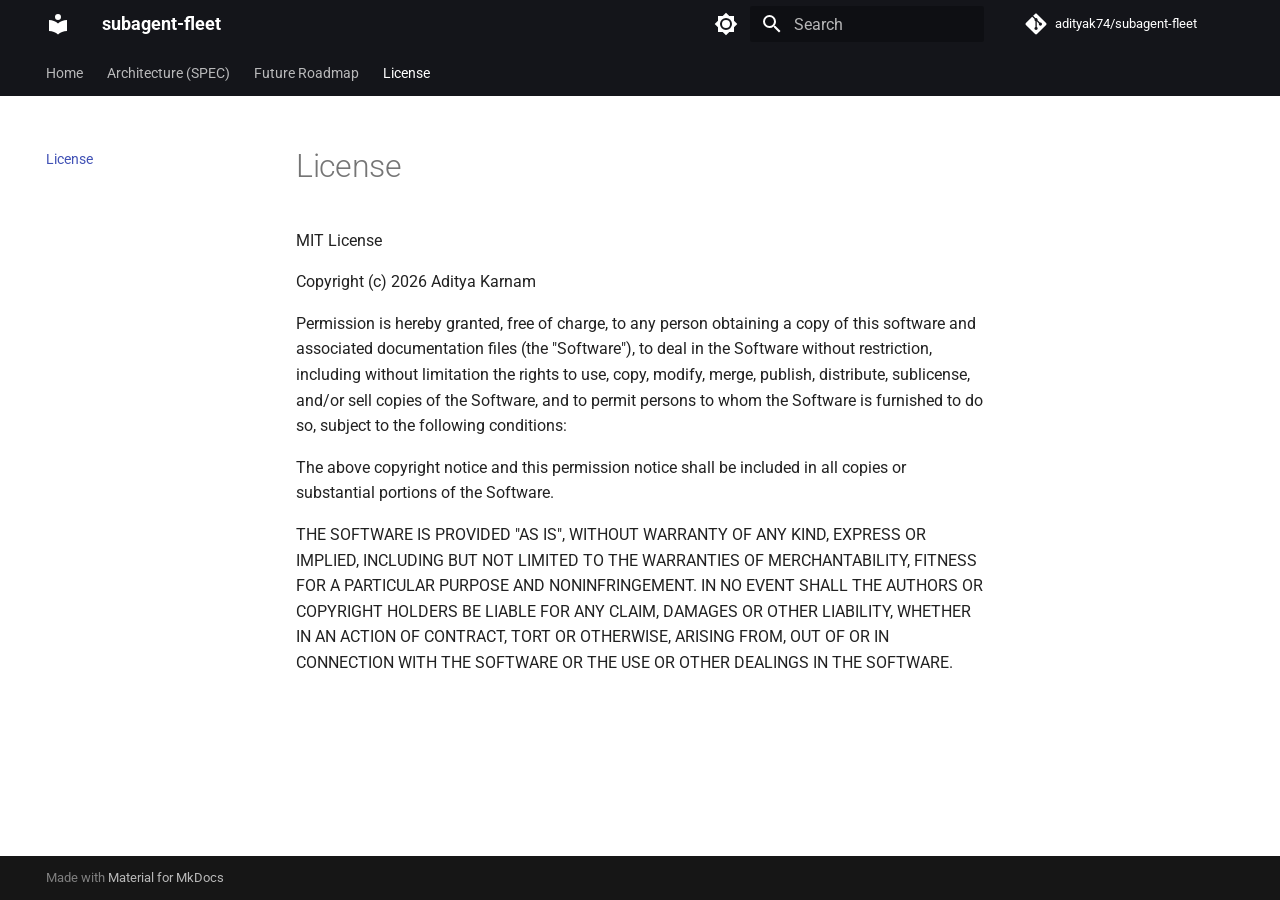
<file: LICENSE/index.html>
<!doctype html>
<html lang="en" class="no-js">
  <head>
    
      <meta charset="utf-8">
      <meta name="viewport" content="width=device-width,initial-scale=1">
      
        <meta name="description" content="Run Claude Code-style subagents across your local model fleet.">
      
      
      
      
        <link rel="prev" href="../roadmap/">
      
      
      
        
      
      
      <link rel="icon" href="../assets/images/favicon.png">
      <meta name="generator" content="mkdocs-1.6.1, mkdocs-material-9.7.6">
    
    
      
        <title>License - subagent-fleet</title>
      
    
    
      <link rel="stylesheet" href="../assets/stylesheets/main.484c7ddc.min.css">
      
        
        <link rel="stylesheet" href="../assets/stylesheets/palette.ab4e12ef.min.css">
      
      


    
    
      
    
    
      
        
        
        <link rel="preconnect" href="https://fonts.gstatic.com" crossorigin>
        <link rel="stylesheet" href="https://fonts.googleapis.com/css?family=Roboto:300,300i,400,400i,700,700i%7CRoboto+Mono:400,400i,700,700i&display=fallback">
        <style>:root{--md-text-font:"Roboto";--md-code-font:"Roboto Mono"}</style>
      
    
    
    <script>__md_scope=new URL("..",location),__md_hash=e=>[...e].reduce(((e,_)=>(e<<5)-e+_.charCodeAt(0)),0),__md_get=(e,_=localStorage,t=__md_scope)=>JSON.parse(_.getItem(t.pathname+"."+e)),__md_set=(e,_,t=localStorage,a=__md_scope)=>{try{t.setItem(a.pathname+"."+e,JSON.stringify(_))}catch(e){}}</script>
    
      

    
    
  </head>
  
  
    
    
      
    
    
    
    
    <body dir="ltr" data-md-color-scheme="default" data-md-color-primary="black" data-md-color-accent="indigo">
  
    
    <input class="md-toggle" data-md-toggle="drawer" type="checkbox" id="__drawer" autocomplete="off">
    <input class="md-toggle" data-md-toggle="search" type="checkbox" id="__search" autocomplete="off">
    <label class="md-overlay" for="__drawer"></label>
    <div data-md-component="skip">
      
    </div>
    <div data-md-component="announce">
      
    </div>
    
    
      

<header class="md-header" data-md-component="header">
  <nav class="md-header__inner md-grid" aria-label="Header">
    <a href=".." title="subagent-fleet" class="md-header__button md-logo" aria-label="subagent-fleet" data-md-component="logo">
      
  
  <svg xmlns="http://www.w3.org/2000/svg" viewBox="0 0 24 24"><path d="M12 8a3 3 0 0 0 3-3 3 3 0 0 0-3-3 3 3 0 0 0-3 3 3 3 0 0 0 3 3m0 3.54C9.64 9.35 6.5 8 3 8v11c3.5 0 6.64 1.35 9 3.54 2.36-2.19 5.5-3.54 9-3.54V8c-3.5 0-6.64 1.35-9 3.54"/></svg>

    </a>
    <label class="md-header__button md-icon" for="__drawer">
      
      <svg xmlns="http://www.w3.org/2000/svg" viewBox="0 0 24 24"><path d="M3 6h18v2H3zm0 5h18v2H3zm0 5h18v2H3z"/></svg>
    </label>
    <div class="md-header__title" data-md-component="header-title">
      <div class="md-header__ellipsis">
        <div class="md-header__topic">
          <span class="md-ellipsis">
            subagent-fleet
          </span>
        </div>
        <div class="md-header__topic" data-md-component="header-topic">
          <span class="md-ellipsis">
            
              License
            
          </span>
        </div>
      </div>
    </div>
    
      
        <form class="md-header__option" data-md-component="palette">
  
    
    
    
    <input class="md-option" data-md-color-media="(prefers-color-scheme: light)" data-md-color-scheme="default" data-md-color-primary="black" data-md-color-accent="indigo"  aria-label="Switch to dark mode"  type="radio" name="__palette" id="__palette_0">
    
      <label class="md-header__button md-icon" title="Switch to dark mode" for="__palette_1" hidden>
        <svg xmlns="http://www.w3.org/2000/svg" viewBox="0 0 24 24"><path d="M12 8a4 4 0 0 0-4 4 4 4 0 0 0 4 4 4 4 0 0 0 4-4 4 4 0 0 0-4-4m0 10a6 6 0 0 1-6-6 6 6 0 0 1 6-6 6 6 0 0 1 6 6 6 6 0 0 1-6 6m8-9.31V4h-4.69L12 .69 8.69 4H4v4.69L.69 12 4 15.31V20h4.69L12 23.31 15.31 20H20v-4.69L23.31 12z"/></svg>
      </label>
    
  
    
    
    
    <input class="md-option" data-md-color-media="(prefers-color-scheme: dark)" data-md-color-scheme="slate" data-md-color-primary="black" data-md-color-accent="indigo"  aria-label="Switch to light mode"  type="radio" name="__palette" id="__palette_1">
    
      <label class="md-header__button md-icon" title="Switch to light mode" for="__palette_0" hidden>
        <svg xmlns="http://www.w3.org/2000/svg" viewBox="0 0 24 24"><path d="M12 18c-.89 0-1.74-.2-2.5-.55C11.56 16.5 13 14.42 13 12s-1.44-4.5-3.5-5.45C10.26 6.2 11.11 6 12 6a6 6 0 0 1 6 6 6 6 0 0 1-6 6m8-9.31V4h-4.69L12 .69 8.69 4H4v4.69L.69 12 4 15.31V20h4.69L12 23.31 15.31 20H20v-4.69L23.31 12z"/></svg>
      </label>
    
  
</form>
      
    
    
      <script>var palette=__md_get("__palette");if(palette&&palette.color){if("(prefers-color-scheme)"===palette.color.media){var media=matchMedia("(prefers-color-scheme: light)"),input=document.querySelector(media.matches?"[data-md-color-media='(prefers-color-scheme: light)']":"[data-md-color-media='(prefers-color-scheme: dark)']");palette.color.media=input.getAttribute("data-md-color-media"),palette.color.scheme=input.getAttribute("data-md-color-scheme"),palette.color.primary=input.getAttribute("data-md-color-primary"),palette.color.accent=input.getAttribute("data-md-color-accent")}for(var[key,value]of Object.entries(palette.color))document.body.setAttribute("data-md-color-"+key,value)}</script>
    
    
    
      
      
        <label class="md-header__button md-icon" for="__search">
          
          <svg xmlns="http://www.w3.org/2000/svg" viewBox="0 0 24 24"><path d="M9.5 3A6.5 6.5 0 0 1 16 9.5c0 1.61-.59 3.09-1.56 4.23l.27.27h.79l5 5-1.5 1.5-5-5v-.79l-.27-.27A6.52 6.52 0 0 1 9.5 16 6.5 6.5 0 0 1 3 9.5 6.5 6.5 0 0 1 9.5 3m0 2C7 5 5 7 5 9.5S7 14 9.5 14 14 12 14 9.5 12 5 9.5 5"/></svg>
        </label>
        <div class="md-search" data-md-component="search" role="dialog">
  <label class="md-search__overlay" for="__search"></label>
  <div class="md-search__inner" role="search">
    <form class="md-search__form" name="search">
      <input type="text" class="md-search__input" name="query" aria-label="Search" placeholder="Search" autocapitalize="off" autocorrect="off" autocomplete="off" spellcheck="false" data-md-component="search-query" required>
      <label class="md-search__icon md-icon" for="__search">
        
        <svg xmlns="http://www.w3.org/2000/svg" viewBox="0 0 24 24"><path d="M9.5 3A6.5 6.5 0 0 1 16 9.5c0 1.61-.59 3.09-1.56 4.23l.27.27h.79l5 5-1.5 1.5-5-5v-.79l-.27-.27A6.52 6.52 0 0 1 9.5 16 6.5 6.5 0 0 1 3 9.5 6.5 6.5 0 0 1 9.5 3m0 2C7 5 5 7 5 9.5S7 14 9.5 14 14 12 14 9.5 12 5 9.5 5"/></svg>
        
        <svg xmlns="http://www.w3.org/2000/svg" viewBox="0 0 24 24"><path d="M20 11v2H8l5.5 5.5-1.42 1.42L4.16 12l7.92-7.92L13.5 5.5 8 11z"/></svg>
      </label>
      <nav class="md-search__options" aria-label="Search">
        
        <button type="reset" class="md-search__icon md-icon" title="Clear" aria-label="Clear" tabindex="-1">
          
          <svg xmlns="http://www.w3.org/2000/svg" viewBox="0 0 24 24"><path d="M19 6.41 17.59 5 12 10.59 6.41 5 5 6.41 10.59 12 5 17.59 6.41 19 12 13.41 17.59 19 19 17.59 13.41 12z"/></svg>
        </button>
      </nav>
      
        <div class="md-search__suggest" data-md-component="search-suggest"></div>
      
    </form>
    <div class="md-search__output">
      <div class="md-search__scrollwrap" tabindex="0" data-md-scrollfix>
        <div class="md-search-result" data-md-component="search-result">
          <div class="md-search-result__meta">
            Initializing search
          </div>
          <ol class="md-search-result__list" role="presentation"></ol>
        </div>
      </div>
    </div>
  </div>
</div>
      
    
    
      <div class="md-header__source">
        <a href="https://github.com/adityak74/subagent-fleet" title="Go to repository" class="md-source" data-md-component="source">
  <div class="md-source__icon md-icon">
    
    <svg xmlns="http://www.w3.org/2000/svg" viewBox="0 0 448 512"><!--! Font Awesome Free 7.1.0 by @fontawesome - https://fontawesome.com License - https://fontawesome.com/license/free (Icons: CC BY 4.0, Fonts: SIL OFL 1.1, Code: MIT License) Copyright 2025 Fonticons, Inc.--><path d="M439.6 236.1 244 40.5c-5.4-5.5-12.8-8.5-20.4-8.5s-15 3-20.4 8.4L162.5 81l51.5 51.5c27.1-9.1 52.7 16.8 43.4 43.7l49.7 49.7c34.2-11.8 61.2 31 35.5 56.7-26.5 26.5-70.2-2.9-56-37.3L240.3 199v121.9c25.3 12.5 22.3 41.8 9.1 55-6.4 6.4-15.2 10.1-24.3 10.1s-17.8-3.6-24.3-10.1c-17.6-17.6-11.1-46.9 11.2-56v-123c-20.8-8.5-24.6-30.7-18.6-45L142.6 101 8.5 235.1C3 240.6 0 247.9 0 255.5s3 15 8.5 20.4l195.6 195.7c5.4 5.4 12.7 8.4 20.4 8.4s15-3 20.4-8.4l194.7-194.7c5.4-5.4 8.4-12.8 8.4-20.4s-3-15-8.4-20.4"/></svg>
  </div>
  <div class="md-source__repository">
    adityak74/subagent-fleet
  </div>
</a>
      </div>
    
  </nav>
  
</header>
    
    <div class="md-container" data-md-component="container">
      
      
        
          
            
<nav class="md-tabs" aria-label="Tabs" data-md-component="tabs">
  <div class="md-grid">
    <ul class="md-tabs__list">
      
        
  
  
  
  
    <li class="md-tabs__item">
      <a href=".." class="md-tabs__link">
        
  
  
    
  
  Home

      </a>
    </li>
  

      
        
  
  
  
  
    <li class="md-tabs__item">
      <a href="../spec/" class="md-tabs__link">
        
  
  
    
  
  Architecture (SPEC)

      </a>
    </li>
  

      
        
  
  
  
  
    <li class="md-tabs__item">
      <a href="../roadmap/" class="md-tabs__link">
        
  
  
    
  
  Future Roadmap

      </a>
    </li>
  

      
        
  
  
  
    
  
  
    <li class="md-tabs__item md-tabs__item--active">
      <a href="./" class="md-tabs__link">
        
  
  
    
  
  License

      </a>
    </li>
  

      
    </ul>
  </div>
</nav>
          
        
      
      <main class="md-main" data-md-component="main">
        <div class="md-main__inner md-grid">
          
            
              
              <div class="md-sidebar md-sidebar--primary" data-md-component="sidebar" data-md-type="navigation" >
                <div class="md-sidebar__scrollwrap">
                  <div class="md-sidebar__inner">
                    


  


<nav class="md-nav md-nav--primary md-nav--lifted" aria-label="Navigation" data-md-level="0">
  <label class="md-nav__title" for="__drawer">
    <a href=".." title="subagent-fleet" class="md-nav__button md-logo" aria-label="subagent-fleet" data-md-component="logo">
      
  
  <svg xmlns="http://www.w3.org/2000/svg" viewBox="0 0 24 24"><path d="M12 8a3 3 0 0 0 3-3 3 3 0 0 0-3-3 3 3 0 0 0-3 3 3 3 0 0 0 3 3m0 3.54C9.64 9.35 6.5 8 3 8v11c3.5 0 6.64 1.35 9 3.54 2.36-2.19 5.5-3.54 9-3.54V8c-3.5 0-6.64 1.35-9 3.54"/></svg>

    </a>
    subagent-fleet
  </label>
  
    <div class="md-nav__source">
      <a href="https://github.com/adityak74/subagent-fleet" title="Go to repository" class="md-source" data-md-component="source">
  <div class="md-source__icon md-icon">
    
    <svg xmlns="http://www.w3.org/2000/svg" viewBox="0 0 448 512"><!--! Font Awesome Free 7.1.0 by @fontawesome - https://fontawesome.com License - https://fontawesome.com/license/free (Icons: CC BY 4.0, Fonts: SIL OFL 1.1, Code: MIT License) Copyright 2025 Fonticons, Inc.--><path d="M439.6 236.1 244 40.5c-5.4-5.5-12.8-8.5-20.4-8.5s-15 3-20.4 8.4L162.5 81l51.5 51.5c27.1-9.1 52.7 16.8 43.4 43.7l49.7 49.7c34.2-11.8 61.2 31 35.5 56.7-26.5 26.5-70.2-2.9-56-37.3L240.3 199v121.9c25.3 12.5 22.3 41.8 9.1 55-6.4 6.4-15.2 10.1-24.3 10.1s-17.8-3.6-24.3-10.1c-17.6-17.6-11.1-46.9 11.2-56v-123c-20.8-8.5-24.6-30.7-18.6-45L142.6 101 8.5 235.1C3 240.6 0 247.9 0 255.5s3 15 8.5 20.4l195.6 195.7c5.4 5.4 12.7 8.4 20.4 8.4s15-3 20.4-8.4l194.7-194.7c5.4-5.4 8.4-12.8 8.4-20.4s-3-15-8.4-20.4"/></svg>
  </div>
  <div class="md-source__repository">
    adityak74/subagent-fleet
  </div>
</a>
    </div>
  
  <ul class="md-nav__list" data-md-scrollfix>
    
      
      
  
  
  
  
    <li class="md-nav__item">
      <a href=".." class="md-nav__link">
        
  
  
  <span class="md-ellipsis">
    
  
    Home
  

    
  </span>
  
  

      </a>
    </li>
  

    
      
      
  
  
  
  
    <li class="md-nav__item">
      <a href="../spec/" class="md-nav__link">
        
  
  
  <span class="md-ellipsis">
    
  
    Architecture (SPEC)
  

    
  </span>
  
  

      </a>
    </li>
  

    
      
      
  
  
  
  
    <li class="md-nav__item">
      <a href="../roadmap/" class="md-nav__link">
        
  
  
  <span class="md-ellipsis">
    
  
    Future Roadmap
  

    
  </span>
  
  

      </a>
    </li>
  

    
      
      
  
  
    
  
  
  
    <li class="md-nav__item md-nav__item--active">
      
      <input class="md-nav__toggle md-toggle" type="checkbox" id="__toc">
      
      
      
      <a href="./" class="md-nav__link md-nav__link--active">
        
  
  
  <span class="md-ellipsis">
    
  
    License
  

    
  </span>
  
  

      </a>
      
    </li>
  

    
  </ul>
</nav>
                  </div>
                </div>
              </div>
            
            
              
              <div class="md-sidebar md-sidebar--secondary" data-md-component="sidebar" data-md-type="toc" >
                <div class="md-sidebar__scrollwrap">
                  <div class="md-sidebar__inner">
                    

<nav class="md-nav md-nav--secondary" aria-label="Table of contents">
  
  
  
  
</nav>
                  </div>
                </div>
              </div>
            
          
          
            <div class="md-content" data-md-component="content">
              
              <article class="md-content__inner md-typeset">
                
                  


  
  


  <h1>License</h1>

<p>MIT License</p>
<p>Copyright (c) 2026 Aditya Karnam</p>
<p>Permission is hereby granted, free of charge, to any person obtaining a copy
of this software and associated documentation files (the "Software"), to deal
in the Software without restriction, including without limitation the rights
to use, copy, modify, merge, publish, distribute, sublicense, and/or sell
copies of the Software, and to permit persons to whom the Software is
furnished to do so, subject to the following conditions:</p>
<p>The above copyright notice and this permission notice shall be included in all
copies or substantial portions of the Software.</p>
<p>THE SOFTWARE IS PROVIDED "AS IS", WITHOUT WARRANTY OF ANY KIND, EXPRESS OR
IMPLIED, INCLUDING BUT NOT LIMITED TO THE WARRANTIES OF MERCHANTABILITY,
FITNESS FOR A PARTICULAR PURPOSE AND NONINFRINGEMENT. IN NO EVENT SHALL THE
AUTHORS OR COPYRIGHT HOLDERS BE LIABLE FOR ANY CLAIM, DAMAGES OR OTHER
LIABILITY, WHETHER IN AN ACTION OF CONTRACT, TORT OR OTHERWISE, ARISING FROM,
OUT OF OR IN CONNECTION WITH THE SOFTWARE OR THE USE OR OTHER DEALINGS IN THE
SOFTWARE.</p>












                
              </article>
            </div>
          
          
<script>var target=document.getElementById(location.hash.slice(1));target&&target.name&&(target.checked=target.name.startsWith("__tabbed_"))</script>
        </div>
        
          <button type="button" class="md-top md-icon" data-md-component="top" hidden>
  
  <svg xmlns="http://www.w3.org/2000/svg" viewBox="0 0 24 24"><path d="M13 20h-2V8l-5.5 5.5-1.42-1.42L12 4.16l7.92 7.92-1.42 1.42L13 8z"/></svg>
  Back to top
</button>
        
      </main>
      
        <footer class="md-footer">
  
  <div class="md-footer-meta md-typeset">
    <div class="md-footer-meta__inner md-grid">
      <div class="md-copyright">
  
  
    Made with
    <a href="https://squidfunk.github.io/mkdocs-material/" target="_blank" rel="noopener">
      Material for MkDocs
    </a>
  
</div>
      
    </div>
  </div>
</footer>
      
    </div>
    <div class="md-dialog" data-md-component="dialog">
      <div class="md-dialog__inner md-typeset"></div>
    </div>
    
    
    
      
      
      <script id="__config" type="application/json">{"annotate": null, "base": "..", "features": ["navigation.tabs", "navigation.sections", "navigation.top", "search.suggest", "search.highlight", "content.code.copy"], "search": "../assets/javascripts/workers/search.2c215733.min.js", "tags": null, "translations": {"clipboard.copied": "Copied to clipboard", "clipboard.copy": "Copy to clipboard", "search.result.more.one": "1 more on this page", "search.result.more.other": "# more on this page", "search.result.none": "No matching documents", "search.result.one": "1 matching document", "search.result.other": "# matching documents", "search.result.placeholder": "Type to start searching", "search.result.term.missing": "Missing", "select.version": "Select version"}, "version": null}</script>
    
    
      <script src="../assets/javascripts/bundle.79ae519e.min.js"></script>
      
    
  </body>
</html>
</file>
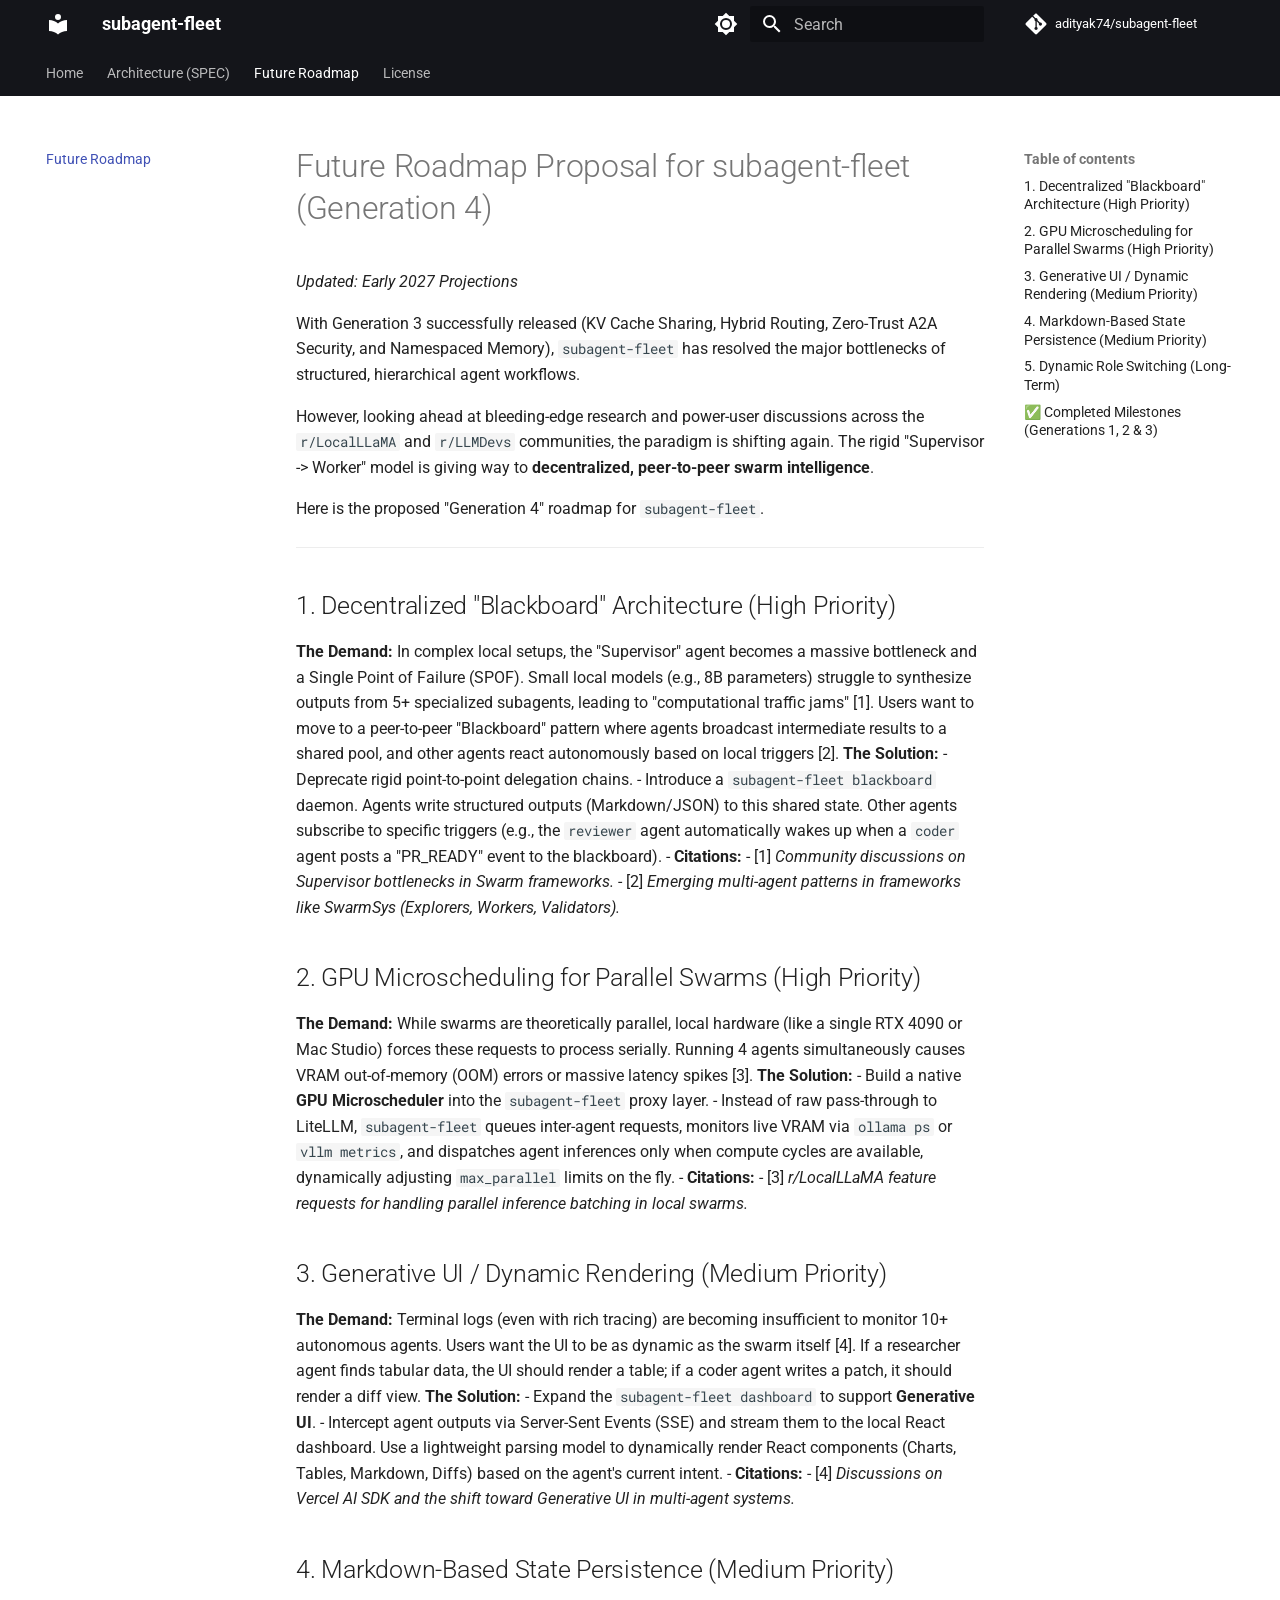
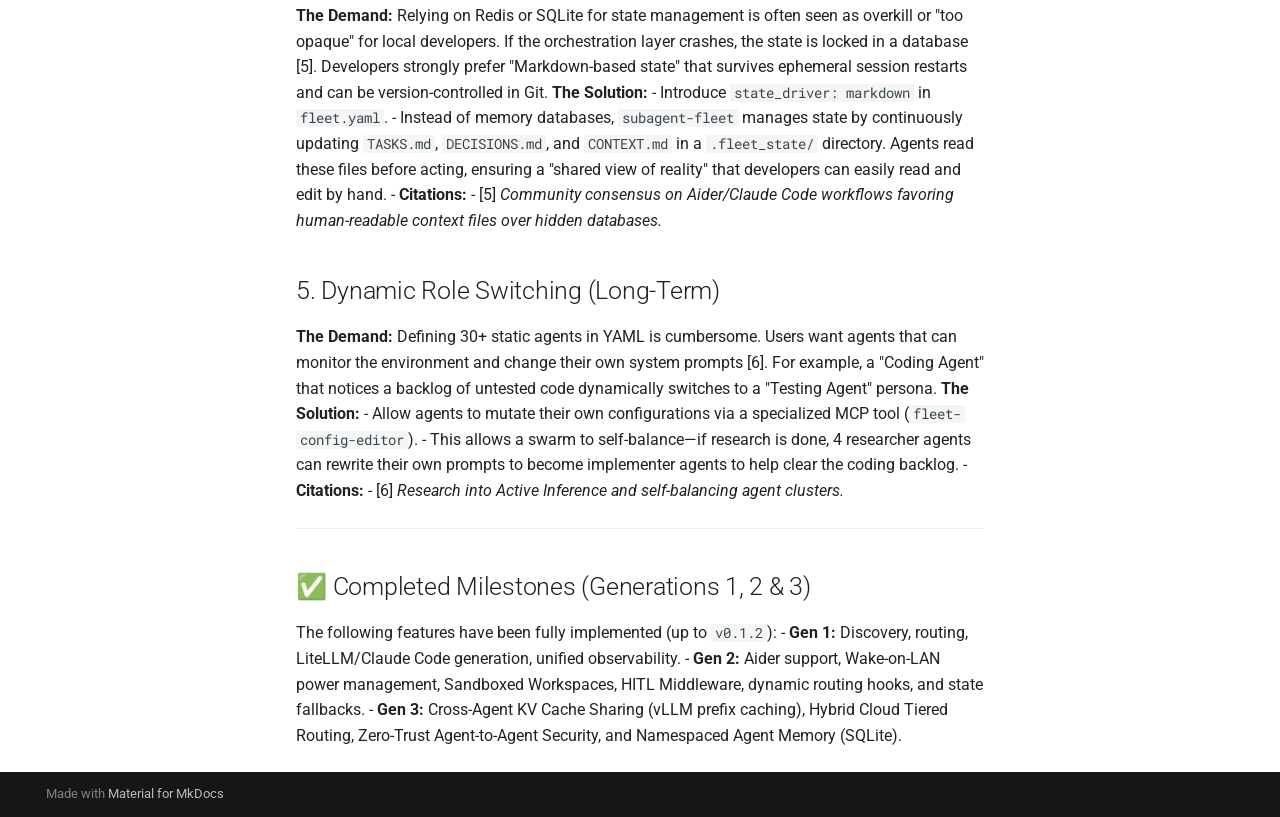
<file: roadmap/index.html>
<!doctype html>
<html lang="en" class="no-js">
  <head>
    
      <meta charset="utf-8">
      <meta name="viewport" content="width=device-width,initial-scale=1">
      
        <meta name="description" content="Run Claude Code-style subagents across your local model fleet.">
      
      
      
      
        <link rel="prev" href="../spec/">
      
      
        <link rel="next" href="../LICENSE/">
      
      
        
      
      
      <link rel="icon" href="../assets/images/favicon.png">
      <meta name="generator" content="mkdocs-1.6.1, mkdocs-material-9.7.6">
    
    
      
        <title>Future Roadmap - subagent-fleet</title>
      
    
    
      <link rel="stylesheet" href="../assets/stylesheets/main.484c7ddc.min.css">
      
        
        <link rel="stylesheet" href="../assets/stylesheets/palette.ab4e12ef.min.css">
      
      


    
    
      
    
    
      
        
        
        <link rel="preconnect" href="https://fonts.gstatic.com" crossorigin>
        <link rel="stylesheet" href="https://fonts.googleapis.com/css?family=Roboto:300,300i,400,400i,700,700i%7CRoboto+Mono:400,400i,700,700i&display=fallback">
        <style>:root{--md-text-font:"Roboto";--md-code-font:"Roboto Mono"}</style>
      
    
    
    <script>__md_scope=new URL("..",location),__md_hash=e=>[...e].reduce(((e,_)=>(e<<5)-e+_.charCodeAt(0)),0),__md_get=(e,_=localStorage,t=__md_scope)=>JSON.parse(_.getItem(t.pathname+"."+e)),__md_set=(e,_,t=localStorage,a=__md_scope)=>{try{t.setItem(a.pathname+"."+e,JSON.stringify(_))}catch(e){}}</script>
    
      

    
    
  </head>
  
  
    
    
      
    
    
    
    
    <body dir="ltr" data-md-color-scheme="default" data-md-color-primary="black" data-md-color-accent="indigo">
  
    
    <input class="md-toggle" data-md-toggle="drawer" type="checkbox" id="__drawer" autocomplete="off">
    <input class="md-toggle" data-md-toggle="search" type="checkbox" id="__search" autocomplete="off">
    <label class="md-overlay" for="__drawer"></label>
    <div data-md-component="skip">
      
        
        <a href="#future-roadmap-proposal-for-subagent-fleet-generation-4" class="md-skip">
          Skip to content
        </a>
      
    </div>
    <div data-md-component="announce">
      
    </div>
    
    
      

<header class="md-header" data-md-component="header">
  <nav class="md-header__inner md-grid" aria-label="Header">
    <a href=".." title="subagent-fleet" class="md-header__button md-logo" aria-label="subagent-fleet" data-md-component="logo">
      
  
  <svg xmlns="http://www.w3.org/2000/svg" viewBox="0 0 24 24"><path d="M12 8a3 3 0 0 0 3-3 3 3 0 0 0-3-3 3 3 0 0 0-3 3 3 3 0 0 0 3 3m0 3.54C9.64 9.35 6.5 8 3 8v11c3.5 0 6.64 1.35 9 3.54 2.36-2.19 5.5-3.54 9-3.54V8c-3.5 0-6.64 1.35-9 3.54"/></svg>

    </a>
    <label class="md-header__button md-icon" for="__drawer">
      
      <svg xmlns="http://www.w3.org/2000/svg" viewBox="0 0 24 24"><path d="M3 6h18v2H3zm0 5h18v2H3zm0 5h18v2H3z"/></svg>
    </label>
    <div class="md-header__title" data-md-component="header-title">
      <div class="md-header__ellipsis">
        <div class="md-header__topic">
          <span class="md-ellipsis">
            subagent-fleet
          </span>
        </div>
        <div class="md-header__topic" data-md-component="header-topic">
          <span class="md-ellipsis">
            
              Future Roadmap
            
          </span>
        </div>
      </div>
    </div>
    
      
        <form class="md-header__option" data-md-component="palette">
  
    
    
    
    <input class="md-option" data-md-color-media="(prefers-color-scheme: light)" data-md-color-scheme="default" data-md-color-primary="black" data-md-color-accent="indigo"  aria-label="Switch to dark mode"  type="radio" name="__palette" id="__palette_0">
    
      <label class="md-header__button md-icon" title="Switch to dark mode" for="__palette_1" hidden>
        <svg xmlns="http://www.w3.org/2000/svg" viewBox="0 0 24 24"><path d="M12 8a4 4 0 0 0-4 4 4 4 0 0 0 4 4 4 4 0 0 0 4-4 4 4 0 0 0-4-4m0 10a6 6 0 0 1-6-6 6 6 0 0 1 6-6 6 6 0 0 1 6 6 6 6 0 0 1-6 6m8-9.31V4h-4.69L12 .69 8.69 4H4v4.69L.69 12 4 15.31V20h4.69L12 23.31 15.31 20H20v-4.69L23.31 12z"/></svg>
      </label>
    
  
    
    
    
    <input class="md-option" data-md-color-media="(prefers-color-scheme: dark)" data-md-color-scheme="slate" data-md-color-primary="black" data-md-color-accent="indigo"  aria-label="Switch to light mode"  type="radio" name="__palette" id="__palette_1">
    
      <label class="md-header__button md-icon" title="Switch to light mode" for="__palette_0" hidden>
        <svg xmlns="http://www.w3.org/2000/svg" viewBox="0 0 24 24"><path d="M12 18c-.89 0-1.74-.2-2.5-.55C11.56 16.5 13 14.42 13 12s-1.44-4.5-3.5-5.45C10.26 6.2 11.11 6 12 6a6 6 0 0 1 6 6 6 6 0 0 1-6 6m8-9.31V4h-4.69L12 .69 8.69 4H4v4.69L.69 12 4 15.31V20h4.69L12 23.31 15.31 20H20v-4.69L23.31 12z"/></svg>
      </label>
    
  
</form>
      
    
    
      <script>var palette=__md_get("__palette");if(palette&&palette.color){if("(prefers-color-scheme)"===palette.color.media){var media=matchMedia("(prefers-color-scheme: light)"),input=document.querySelector(media.matches?"[data-md-color-media='(prefers-color-scheme: light)']":"[data-md-color-media='(prefers-color-scheme: dark)']");palette.color.media=input.getAttribute("data-md-color-media"),palette.color.scheme=input.getAttribute("data-md-color-scheme"),palette.color.primary=input.getAttribute("data-md-color-primary"),palette.color.accent=input.getAttribute("data-md-color-accent")}for(var[key,value]of Object.entries(palette.color))document.body.setAttribute("data-md-color-"+key,value)}</script>
    
    
    
      
      
        <label class="md-header__button md-icon" for="__search">
          
          <svg xmlns="http://www.w3.org/2000/svg" viewBox="0 0 24 24"><path d="M9.5 3A6.5 6.5 0 0 1 16 9.5c0 1.61-.59 3.09-1.56 4.23l.27.27h.79l5 5-1.5 1.5-5-5v-.79l-.27-.27A6.52 6.52 0 0 1 9.5 16 6.5 6.5 0 0 1 3 9.5 6.5 6.5 0 0 1 9.5 3m0 2C7 5 5 7 5 9.5S7 14 9.5 14 14 12 14 9.5 12 5 9.5 5"/></svg>
        </label>
        <div class="md-search" data-md-component="search" role="dialog">
  <label class="md-search__overlay" for="__search"></label>
  <div class="md-search__inner" role="search">
    <form class="md-search__form" name="search">
      <input type="text" class="md-search__input" name="query" aria-label="Search" placeholder="Search" autocapitalize="off" autocorrect="off" autocomplete="off" spellcheck="false" data-md-component="search-query" required>
      <label class="md-search__icon md-icon" for="__search">
        
        <svg xmlns="http://www.w3.org/2000/svg" viewBox="0 0 24 24"><path d="M9.5 3A6.5 6.5 0 0 1 16 9.5c0 1.61-.59 3.09-1.56 4.23l.27.27h.79l5 5-1.5 1.5-5-5v-.79l-.27-.27A6.52 6.52 0 0 1 9.5 16 6.5 6.5 0 0 1 3 9.5 6.5 6.5 0 0 1 9.5 3m0 2C7 5 5 7 5 9.5S7 14 9.5 14 14 12 14 9.5 12 5 9.5 5"/></svg>
        
        <svg xmlns="http://www.w3.org/2000/svg" viewBox="0 0 24 24"><path d="M20 11v2H8l5.5 5.5-1.42 1.42L4.16 12l7.92-7.92L13.5 5.5 8 11z"/></svg>
      </label>
      <nav class="md-search__options" aria-label="Search">
        
        <button type="reset" class="md-search__icon md-icon" title="Clear" aria-label="Clear" tabindex="-1">
          
          <svg xmlns="http://www.w3.org/2000/svg" viewBox="0 0 24 24"><path d="M19 6.41 17.59 5 12 10.59 6.41 5 5 6.41 10.59 12 5 17.59 6.41 19 12 13.41 17.59 19 19 17.59 13.41 12z"/></svg>
        </button>
      </nav>
      
        <div class="md-search__suggest" data-md-component="search-suggest"></div>
      
    </form>
    <div class="md-search__output">
      <div class="md-search__scrollwrap" tabindex="0" data-md-scrollfix>
        <div class="md-search-result" data-md-component="search-result">
          <div class="md-search-result__meta">
            Initializing search
          </div>
          <ol class="md-search-result__list" role="presentation"></ol>
        </div>
      </div>
    </div>
  </div>
</div>
      
    
    
      <div class="md-header__source">
        <a href="https://github.com/adityak74/subagent-fleet" title="Go to repository" class="md-source" data-md-component="source">
  <div class="md-source__icon md-icon">
    
    <svg xmlns="http://www.w3.org/2000/svg" viewBox="0 0 448 512"><!--! Font Awesome Free 7.1.0 by @fontawesome - https://fontawesome.com License - https://fontawesome.com/license/free (Icons: CC BY 4.0, Fonts: SIL OFL 1.1, Code: MIT License) Copyright 2025 Fonticons, Inc.--><path d="M439.6 236.1 244 40.5c-5.4-5.5-12.8-8.5-20.4-8.5s-15 3-20.4 8.4L162.5 81l51.5 51.5c27.1-9.1 52.7 16.8 43.4 43.7l49.7 49.7c34.2-11.8 61.2 31 35.5 56.7-26.5 26.5-70.2-2.9-56-37.3L240.3 199v121.9c25.3 12.5 22.3 41.8 9.1 55-6.4 6.4-15.2 10.1-24.3 10.1s-17.8-3.6-24.3-10.1c-17.6-17.6-11.1-46.9 11.2-56v-123c-20.8-8.5-24.6-30.7-18.6-45L142.6 101 8.5 235.1C3 240.6 0 247.9 0 255.5s3 15 8.5 20.4l195.6 195.7c5.4 5.4 12.7 8.4 20.4 8.4s15-3 20.4-8.4l194.7-194.7c5.4-5.4 8.4-12.8 8.4-20.4s-3-15-8.4-20.4"/></svg>
  </div>
  <div class="md-source__repository">
    adityak74/subagent-fleet
  </div>
</a>
      </div>
    
  </nav>
  
</header>
    
    <div class="md-container" data-md-component="container">
      
      
        
          
            
<nav class="md-tabs" aria-label="Tabs" data-md-component="tabs">
  <div class="md-grid">
    <ul class="md-tabs__list">
      
        
  
  
  
  
    <li class="md-tabs__item">
      <a href=".." class="md-tabs__link">
        
  
  
    
  
  Home

      </a>
    </li>
  

      
        
  
  
  
  
    <li class="md-tabs__item">
      <a href="../spec/" class="md-tabs__link">
        
  
  
    
  
  Architecture (SPEC)

      </a>
    </li>
  

      
        
  
  
  
    
  
  
    <li class="md-tabs__item md-tabs__item--active">
      <a href="./" class="md-tabs__link">
        
  
  
    
  
  Future Roadmap

      </a>
    </li>
  

      
        
  
  
  
  
    <li class="md-tabs__item">
      <a href="../LICENSE/" class="md-tabs__link">
        
  
  
    
  
  License

      </a>
    </li>
  

      
    </ul>
  </div>
</nav>
          
        
      
      <main class="md-main" data-md-component="main">
        <div class="md-main__inner md-grid">
          
            
              
              <div class="md-sidebar md-sidebar--primary" data-md-component="sidebar" data-md-type="navigation" >
                <div class="md-sidebar__scrollwrap">
                  <div class="md-sidebar__inner">
                    


  


<nav class="md-nav md-nav--primary md-nav--lifted" aria-label="Navigation" data-md-level="0">
  <label class="md-nav__title" for="__drawer">
    <a href=".." title="subagent-fleet" class="md-nav__button md-logo" aria-label="subagent-fleet" data-md-component="logo">
      
  
  <svg xmlns="http://www.w3.org/2000/svg" viewBox="0 0 24 24"><path d="M12 8a3 3 0 0 0 3-3 3 3 0 0 0-3-3 3 3 0 0 0-3 3 3 3 0 0 0 3 3m0 3.54C9.64 9.35 6.5 8 3 8v11c3.5 0 6.64 1.35 9 3.54 2.36-2.19 5.5-3.54 9-3.54V8c-3.5 0-6.64 1.35-9 3.54"/></svg>

    </a>
    subagent-fleet
  </label>
  
    <div class="md-nav__source">
      <a href="https://github.com/adityak74/subagent-fleet" title="Go to repository" class="md-source" data-md-component="source">
  <div class="md-source__icon md-icon">
    
    <svg xmlns="http://www.w3.org/2000/svg" viewBox="0 0 448 512"><!--! Font Awesome Free 7.1.0 by @fontawesome - https://fontawesome.com License - https://fontawesome.com/license/free (Icons: CC BY 4.0, Fonts: SIL OFL 1.1, Code: MIT License) Copyright 2025 Fonticons, Inc.--><path d="M439.6 236.1 244 40.5c-5.4-5.5-12.8-8.5-20.4-8.5s-15 3-20.4 8.4L162.5 81l51.5 51.5c27.1-9.1 52.7 16.8 43.4 43.7l49.7 49.7c34.2-11.8 61.2 31 35.5 56.7-26.5 26.5-70.2-2.9-56-37.3L240.3 199v121.9c25.3 12.5 22.3 41.8 9.1 55-6.4 6.4-15.2 10.1-24.3 10.1s-17.8-3.6-24.3-10.1c-17.6-17.6-11.1-46.9 11.2-56v-123c-20.8-8.5-24.6-30.7-18.6-45L142.6 101 8.5 235.1C3 240.6 0 247.9 0 255.5s3 15 8.5 20.4l195.6 195.7c5.4 5.4 12.7 8.4 20.4 8.4s15-3 20.4-8.4l194.7-194.7c5.4-5.4 8.4-12.8 8.4-20.4s-3-15-8.4-20.4"/></svg>
  </div>
  <div class="md-source__repository">
    adityak74/subagent-fleet
  </div>
</a>
    </div>
  
  <ul class="md-nav__list" data-md-scrollfix>
    
      
      
  
  
  
  
    <li class="md-nav__item">
      <a href=".." class="md-nav__link">
        
  
  
  <span class="md-ellipsis">
    
  
    Home
  

    
  </span>
  
  

      </a>
    </li>
  

    
      
      
  
  
  
  
    <li class="md-nav__item">
      <a href="../spec/" class="md-nav__link">
        
  
  
  <span class="md-ellipsis">
    
  
    Architecture (SPEC)
  

    
  </span>
  
  

      </a>
    </li>
  

    
      
      
  
  
    
  
  
  
    <li class="md-nav__item md-nav__item--active">
      
      <input class="md-nav__toggle md-toggle" type="checkbox" id="__toc">
      
      
        
      
      
        <label class="md-nav__link md-nav__link--active" for="__toc">
          
  
  
  <span class="md-ellipsis">
    
  
    Future Roadmap
  

    
  </span>
  
  

          <span class="md-nav__icon md-icon"></span>
        </label>
      
      <a href="./" class="md-nav__link md-nav__link--active">
        
  
  
  <span class="md-ellipsis">
    
  
    Future Roadmap
  

    
  </span>
  
  

      </a>
      
        

<nav class="md-nav md-nav--secondary" aria-label="Table of contents">
  
  
  
    
  
  
    <label class="md-nav__title" for="__toc">
      <span class="md-nav__icon md-icon"></span>
      Table of contents
    </label>
    <ul class="md-nav__list" data-md-component="toc" data-md-scrollfix>
      
        <li class="md-nav__item">
  <a href="#1-decentralized-blackboard-architecture-high-priority" class="md-nav__link">
    <span class="md-ellipsis">
      
        1. Decentralized "Blackboard" Architecture (High Priority)
      
    </span>
  </a>
  
</li>
      
        <li class="md-nav__item">
  <a href="#2-gpu-microscheduling-for-parallel-swarms-high-priority" class="md-nav__link">
    <span class="md-ellipsis">
      
        2. GPU Microscheduling for Parallel Swarms (High Priority)
      
    </span>
  </a>
  
</li>
      
        <li class="md-nav__item">
  <a href="#3-generative-ui-dynamic-rendering-medium-priority" class="md-nav__link">
    <span class="md-ellipsis">
      
        3. Generative UI / Dynamic Rendering (Medium Priority)
      
    </span>
  </a>
  
</li>
      
        <li class="md-nav__item">
  <a href="#4-markdown-based-state-persistence-medium-priority" class="md-nav__link">
    <span class="md-ellipsis">
      
        4. Markdown-Based State Persistence (Medium Priority)
      
    </span>
  </a>
  
</li>
      
        <li class="md-nav__item">
  <a href="#5-dynamic-role-switching-long-term" class="md-nav__link">
    <span class="md-ellipsis">
      
        5. Dynamic Role Switching (Long-Term)
      
    </span>
  </a>
  
</li>
      
        <li class="md-nav__item">
  <a href="#completed-milestones-generations-1-2-3" class="md-nav__link">
    <span class="md-ellipsis">
      
        ✅ Completed Milestones (Generations 1, 2 &amp; 3)
      
    </span>
  </a>
  
</li>
      
    </ul>
  
</nav>
      
    </li>
  

    
      
      
  
  
  
  
    <li class="md-nav__item">
      <a href="../LICENSE/" class="md-nav__link">
        
  
  
  <span class="md-ellipsis">
    
  
    License
  

    
  </span>
  
  

      </a>
    </li>
  

    
  </ul>
</nav>
                  </div>
                </div>
              </div>
            
            
              
              <div class="md-sidebar md-sidebar--secondary" data-md-component="sidebar" data-md-type="toc" >
                <div class="md-sidebar__scrollwrap">
                  <div class="md-sidebar__inner">
                    

<nav class="md-nav md-nav--secondary" aria-label="Table of contents">
  
  
  
    
  
  
    <label class="md-nav__title" for="__toc">
      <span class="md-nav__icon md-icon"></span>
      Table of contents
    </label>
    <ul class="md-nav__list" data-md-component="toc" data-md-scrollfix>
      
        <li class="md-nav__item">
  <a href="#1-decentralized-blackboard-architecture-high-priority" class="md-nav__link">
    <span class="md-ellipsis">
      
        1. Decentralized "Blackboard" Architecture (High Priority)
      
    </span>
  </a>
  
</li>
      
        <li class="md-nav__item">
  <a href="#2-gpu-microscheduling-for-parallel-swarms-high-priority" class="md-nav__link">
    <span class="md-ellipsis">
      
        2. GPU Microscheduling for Parallel Swarms (High Priority)
      
    </span>
  </a>
  
</li>
      
        <li class="md-nav__item">
  <a href="#3-generative-ui-dynamic-rendering-medium-priority" class="md-nav__link">
    <span class="md-ellipsis">
      
        3. Generative UI / Dynamic Rendering (Medium Priority)
      
    </span>
  </a>
  
</li>
      
        <li class="md-nav__item">
  <a href="#4-markdown-based-state-persistence-medium-priority" class="md-nav__link">
    <span class="md-ellipsis">
      
        4. Markdown-Based State Persistence (Medium Priority)
      
    </span>
  </a>
  
</li>
      
        <li class="md-nav__item">
  <a href="#5-dynamic-role-switching-long-term" class="md-nav__link">
    <span class="md-ellipsis">
      
        5. Dynamic Role Switching (Long-Term)
      
    </span>
  </a>
  
</li>
      
        <li class="md-nav__item">
  <a href="#completed-milestones-generations-1-2-3" class="md-nav__link">
    <span class="md-ellipsis">
      
        ✅ Completed Milestones (Generations 1, 2 &amp; 3)
      
    </span>
  </a>
  
</li>
      
    </ul>
  
</nav>
                  </div>
                </div>
              </div>
            
          
          
            <div class="md-content" data-md-component="content">
              
              <article class="md-content__inner md-typeset">
                
                  


  
  


<h1 id="future-roadmap-proposal-for-subagent-fleet-generation-4">Future Roadmap Proposal for subagent-fleet (Generation 4)</h1>
<p><em>Updated: Early 2027 Projections</em></p>
<p>With Generation 3 successfully released (KV Cache Sharing, Hybrid Routing, Zero-Trust A2A Security, and Namespaced Memory), <code>subagent-fleet</code> has resolved the major bottlenecks of structured, hierarchical agent workflows. </p>
<p>However, looking ahead at bleeding-edge research and power-user discussions across the <code>r/LocalLLaMA</code> and <code>r/LLMDevs</code> communities, the paradigm is shifting again. The rigid "Supervisor -&gt; Worker" model is giving way to <strong>decentralized, peer-to-peer swarm intelligence</strong>. </p>
<p>Here is the proposed "Generation 4" roadmap for <code>subagent-fleet</code>.</p>
<hr />
<h2 id="1-decentralized-blackboard-architecture-high-priority">1. Decentralized "Blackboard" Architecture (High Priority)</h2>
<p><strong>The Demand:</strong> In complex local setups, the "Supervisor" agent becomes a massive bottleneck and a Single Point of Failure (SPOF). Small local models (e.g., 8B parameters) struggle to synthesize outputs from 5+ specialized subagents, leading to "computational traffic jams" [1]. Users want to move to a peer-to-peer "Blackboard" pattern where agents broadcast intermediate results to a shared pool, and other agents react autonomously based on local triggers [2].
<strong>The Solution:</strong>
- Deprecate rigid point-to-point delegation chains.
- Introduce a <code>subagent-fleet blackboard</code> daemon. Agents write structured outputs (Markdown/JSON) to this shared state. Other agents subscribe to specific triggers (e.g., the <code>reviewer</code> agent automatically wakes up when a <code>coder</code> agent posts a "PR_READY" event to the blackboard).
- <strong>Citations:</strong>
  - [1] <em>Community discussions on Supervisor bottlenecks in Swarm frameworks.</em>
  - [2] <em>Emerging multi-agent patterns in frameworks like SwarmSys (Explorers, Workers, Validators).</em></p>
<h2 id="2-gpu-microscheduling-for-parallel-swarms-high-priority">2. GPU Microscheduling for Parallel Swarms (High Priority)</h2>
<p><strong>The Demand:</strong> While swarms are theoretically parallel, local hardware (like a single RTX 4090 or Mac Studio) forces these requests to process serially. Running 4 agents simultaneously causes VRAM out-of-memory (OOM) errors or massive latency spikes [3]. 
<strong>The Solution:</strong>
- Build a native <strong>GPU Microscheduler</strong> into the <code>subagent-fleet</code> proxy layer.
- Instead of raw pass-through to LiteLLM, <code>subagent-fleet</code> queues inter-agent requests, monitors live VRAM via <code>ollama ps</code> or <code>vllm metrics</code>, and dispatches agent inferences only when compute cycles are available, dynamically adjusting <code>max_parallel</code> limits on the fly.
- <strong>Citations:</strong>
  - [3] <em>r/LocalLLaMA feature requests for handling parallel inference batching in local swarms.</em></p>
<h2 id="3-generative-ui-dynamic-rendering-medium-priority">3. Generative UI / Dynamic Rendering (Medium Priority)</h2>
<p><strong>The Demand:</strong> Terminal logs (even with rich tracing) are becoming insufficient to monitor 10+ autonomous agents. Users want the UI to be as dynamic as the swarm itself [4]. If a researcher agent finds tabular data, the UI should render a table; if a coder agent writes a patch, it should render a diff view.
<strong>The Solution:</strong>
- Expand the <code>subagent-fleet dashboard</code> to support <strong>Generative UI</strong>.
- Intercept agent outputs via Server-Sent Events (SSE) and stream them to the local React dashboard. Use a lightweight parsing model to dynamically render React components (Charts, Tables, Markdown, Diffs) based on the agent's current intent.
- <strong>Citations:</strong>
  - [4] <em>Discussions on Vercel AI SDK and the shift toward Generative UI in multi-agent systems.</em></p>
<h2 id="4-markdown-based-state-persistence-medium-priority">4. Markdown-Based State Persistence (Medium Priority)</h2>
<p><strong>The Demand:</strong> Relying on Redis or SQLite for state management is often seen as overkill or "too opaque" for local developers. If the orchestration layer crashes, the state is locked in a database [5]. Developers strongly prefer "Markdown-based state" that survives ephemeral session restarts and can be version-controlled in Git.
<strong>The Solution:</strong>
- Introduce <code>state_driver: markdown</code> in <code>fleet.yaml</code>.
- Instead of memory databases, <code>subagent-fleet</code> manages state by continuously updating <code>TASKS.md</code>, <code>DECISIONS.md</code>, and <code>CONTEXT.md</code> in a <code>.fleet_state/</code> directory. Agents read these files before acting, ensuring a "shared view of reality" that developers can easily read and edit by hand.
- <strong>Citations:</strong>
  - [5] <em>Community consensus on Aider/Claude Code workflows favoring human-readable context files over hidden databases.</em></p>
<h2 id="5-dynamic-role-switching-long-term">5. Dynamic Role Switching (Long-Term)</h2>
<p><strong>The Demand:</strong> Defining 30+ static agents in YAML is cumbersome. Users want agents that can monitor the environment and change their own system prompts [6]. For example, a "Coding Agent" that notices a backlog of untested code dynamically switches to a "Testing Agent" persona.
<strong>The Solution:</strong>
- Allow agents to mutate their own configurations via a specialized MCP tool (<code>fleet-config-editor</code>).
- This allows a swarm to self-balance—if research is done, 4 researcher agents can rewrite their own prompts to become implementer agents to help clear the coding backlog.
- <strong>Citations:</strong>
  - [6] <em>Research into Active Inference and self-balancing agent clusters.</em></p>
<hr />
<h2 id="completed-milestones-generations-1-2-3">✅ Completed Milestones (Generations 1, 2 &amp; 3)</h2>
<p>The following features have been fully implemented (up to <code>v0.1.2</code>):
- <strong>Gen 1:</strong> Discovery, routing, LiteLLM/Claude Code generation, unified observability.
- <strong>Gen 2:</strong> Aider support, Wake-on-LAN power management, Sandboxed Workspaces, HITL Middleware, dynamic routing hooks, and state fallbacks.
- <strong>Gen 3:</strong> Cross-Agent KV Cache Sharing (vLLM prefix caching), Hybrid Cloud Tiered Routing, Zero-Trust Agent-to-Agent Security, and Namespaced Agent Memory (SQLite).</p>












                
              </article>
            </div>
          
          
<script>var target=document.getElementById(location.hash.slice(1));target&&target.name&&(target.checked=target.name.startsWith("__tabbed_"))</script>
        </div>
        
          <button type="button" class="md-top md-icon" data-md-component="top" hidden>
  
  <svg xmlns="http://www.w3.org/2000/svg" viewBox="0 0 24 24"><path d="M13 20h-2V8l-5.5 5.5-1.42-1.42L12 4.16l7.92 7.92-1.42 1.42L13 8z"/></svg>
  Back to top
</button>
        
      </main>
      
        <footer class="md-footer">
  
  <div class="md-footer-meta md-typeset">
    <div class="md-footer-meta__inner md-grid">
      <div class="md-copyright">
  
  
    Made with
    <a href="https://squidfunk.github.io/mkdocs-material/" target="_blank" rel="noopener">
      Material for MkDocs
    </a>
  
</div>
      
    </div>
  </div>
</footer>
      
    </div>
    <div class="md-dialog" data-md-component="dialog">
      <div class="md-dialog__inner md-typeset"></div>
    </div>
    
    
    
      
      
      <script id="__config" type="application/json">{"annotate": null, "base": "..", "features": ["navigation.tabs", "navigation.sections", "navigation.top", "search.suggest", "search.highlight", "content.code.copy"], "search": "../assets/javascripts/workers/search.2c215733.min.js", "tags": null, "translations": {"clipboard.copied": "Copied to clipboard", "clipboard.copy": "Copy to clipboard", "search.result.more.one": "1 more on this page", "search.result.more.other": "# more on this page", "search.result.none": "No matching documents", "search.result.one": "1 matching document", "search.result.other": "# matching documents", "search.result.placeholder": "Type to start searching", "search.result.term.missing": "Missing", "select.version": "Select version"}, "version": null}</script>
    
    
      <script src="../assets/javascripts/bundle.79ae519e.min.js"></script>
      
    
  </body>
</html>
</file>
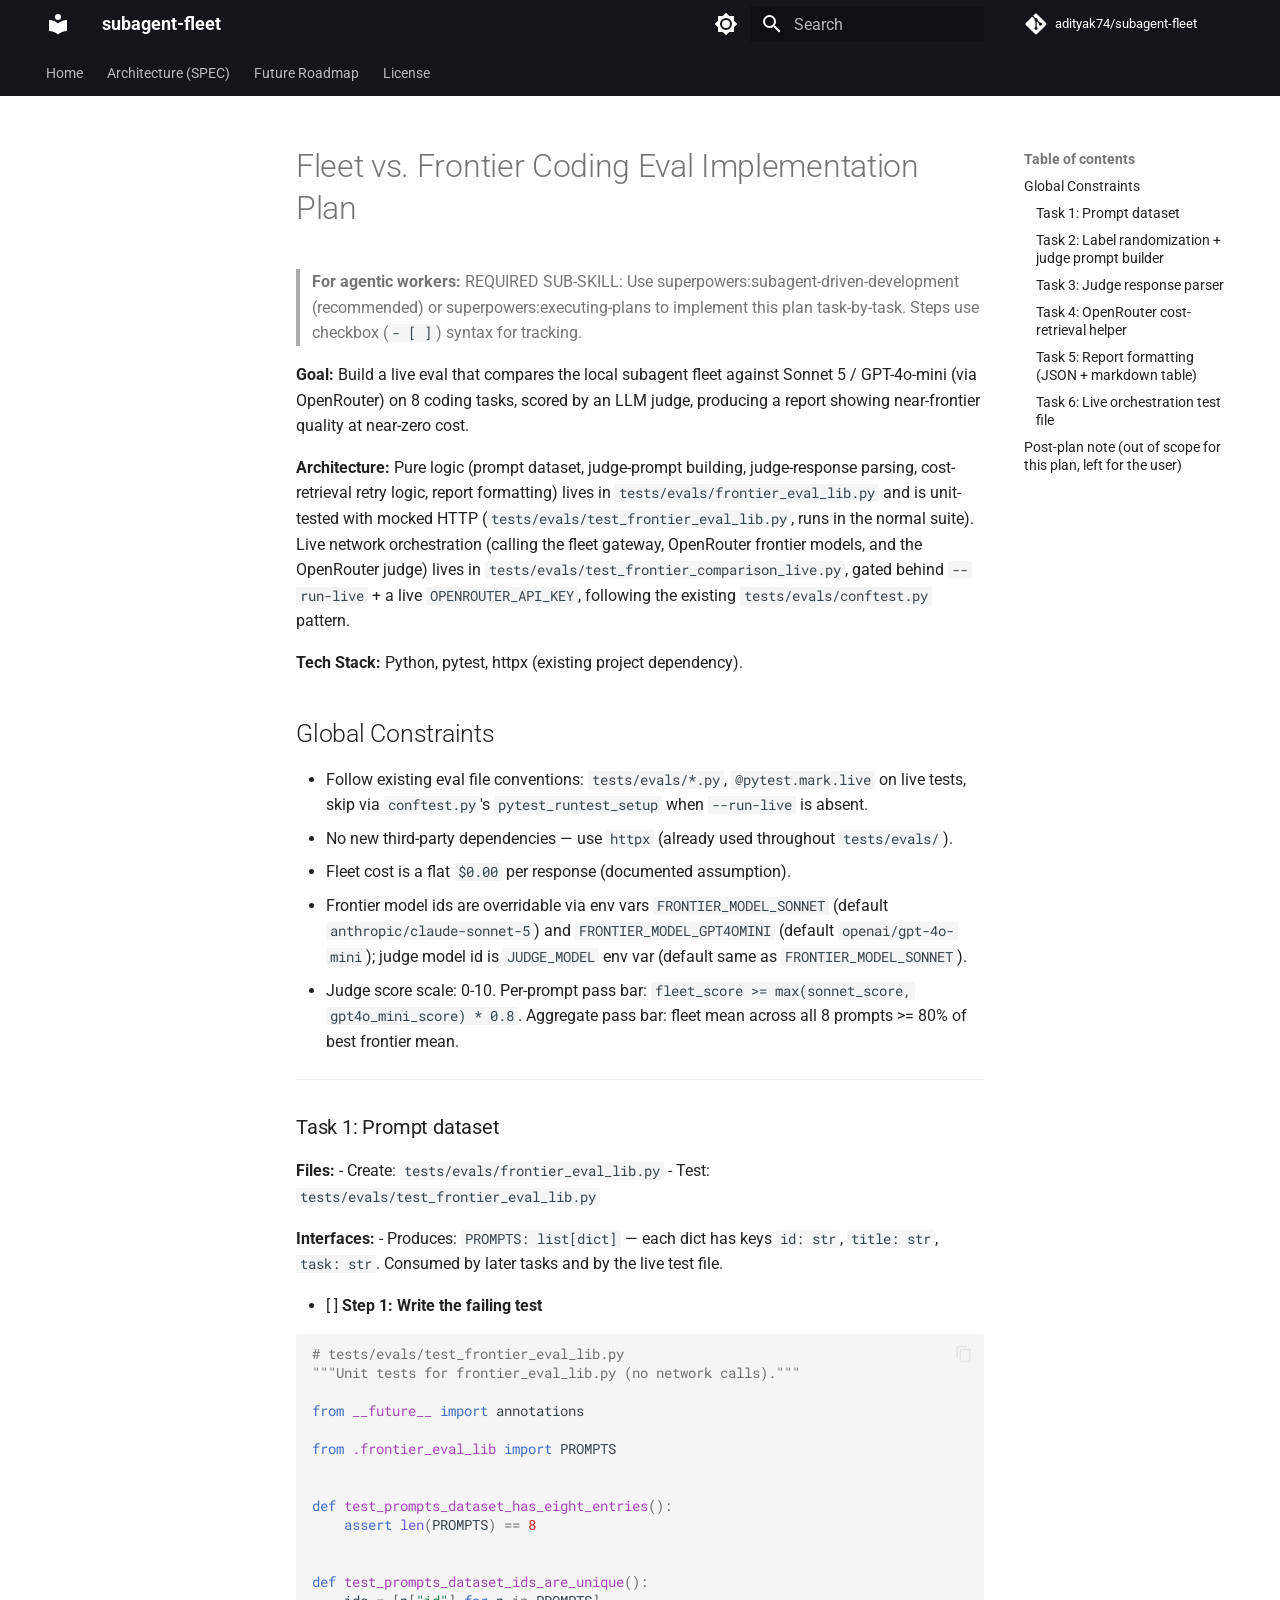
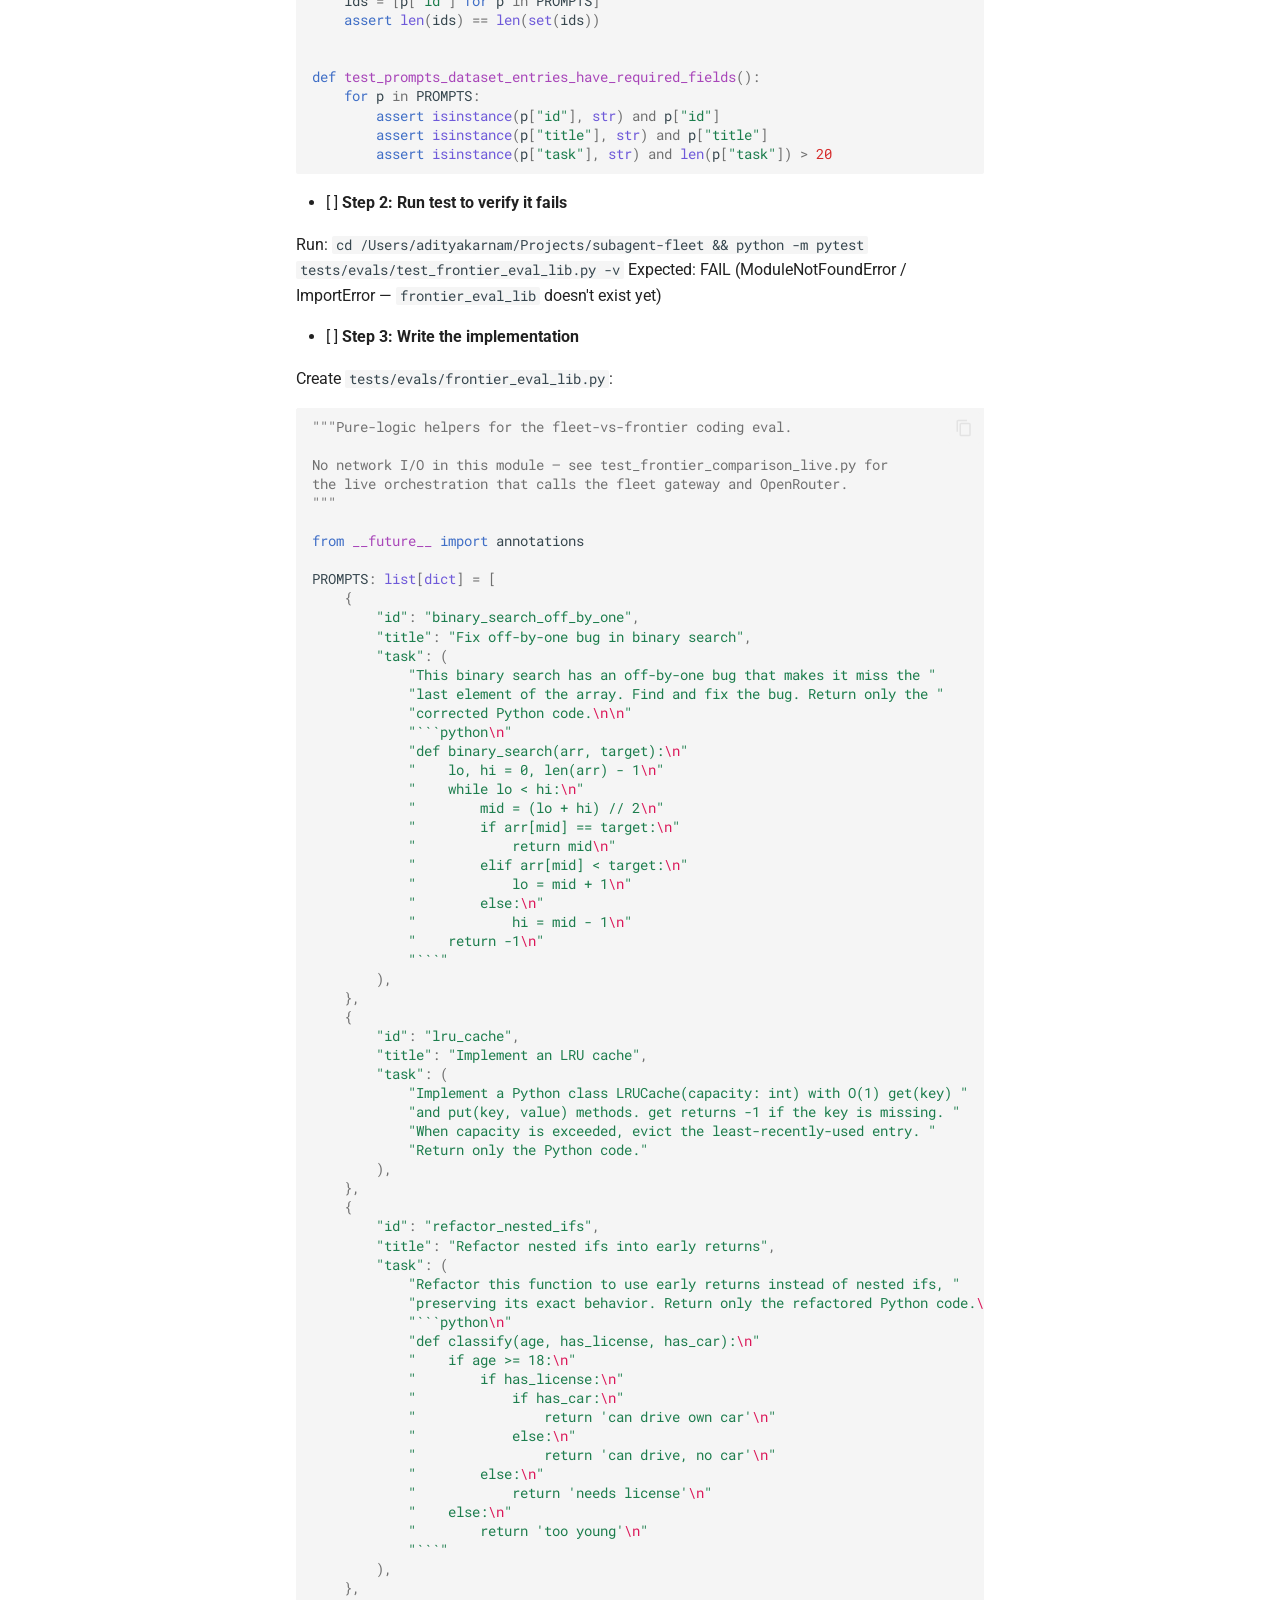
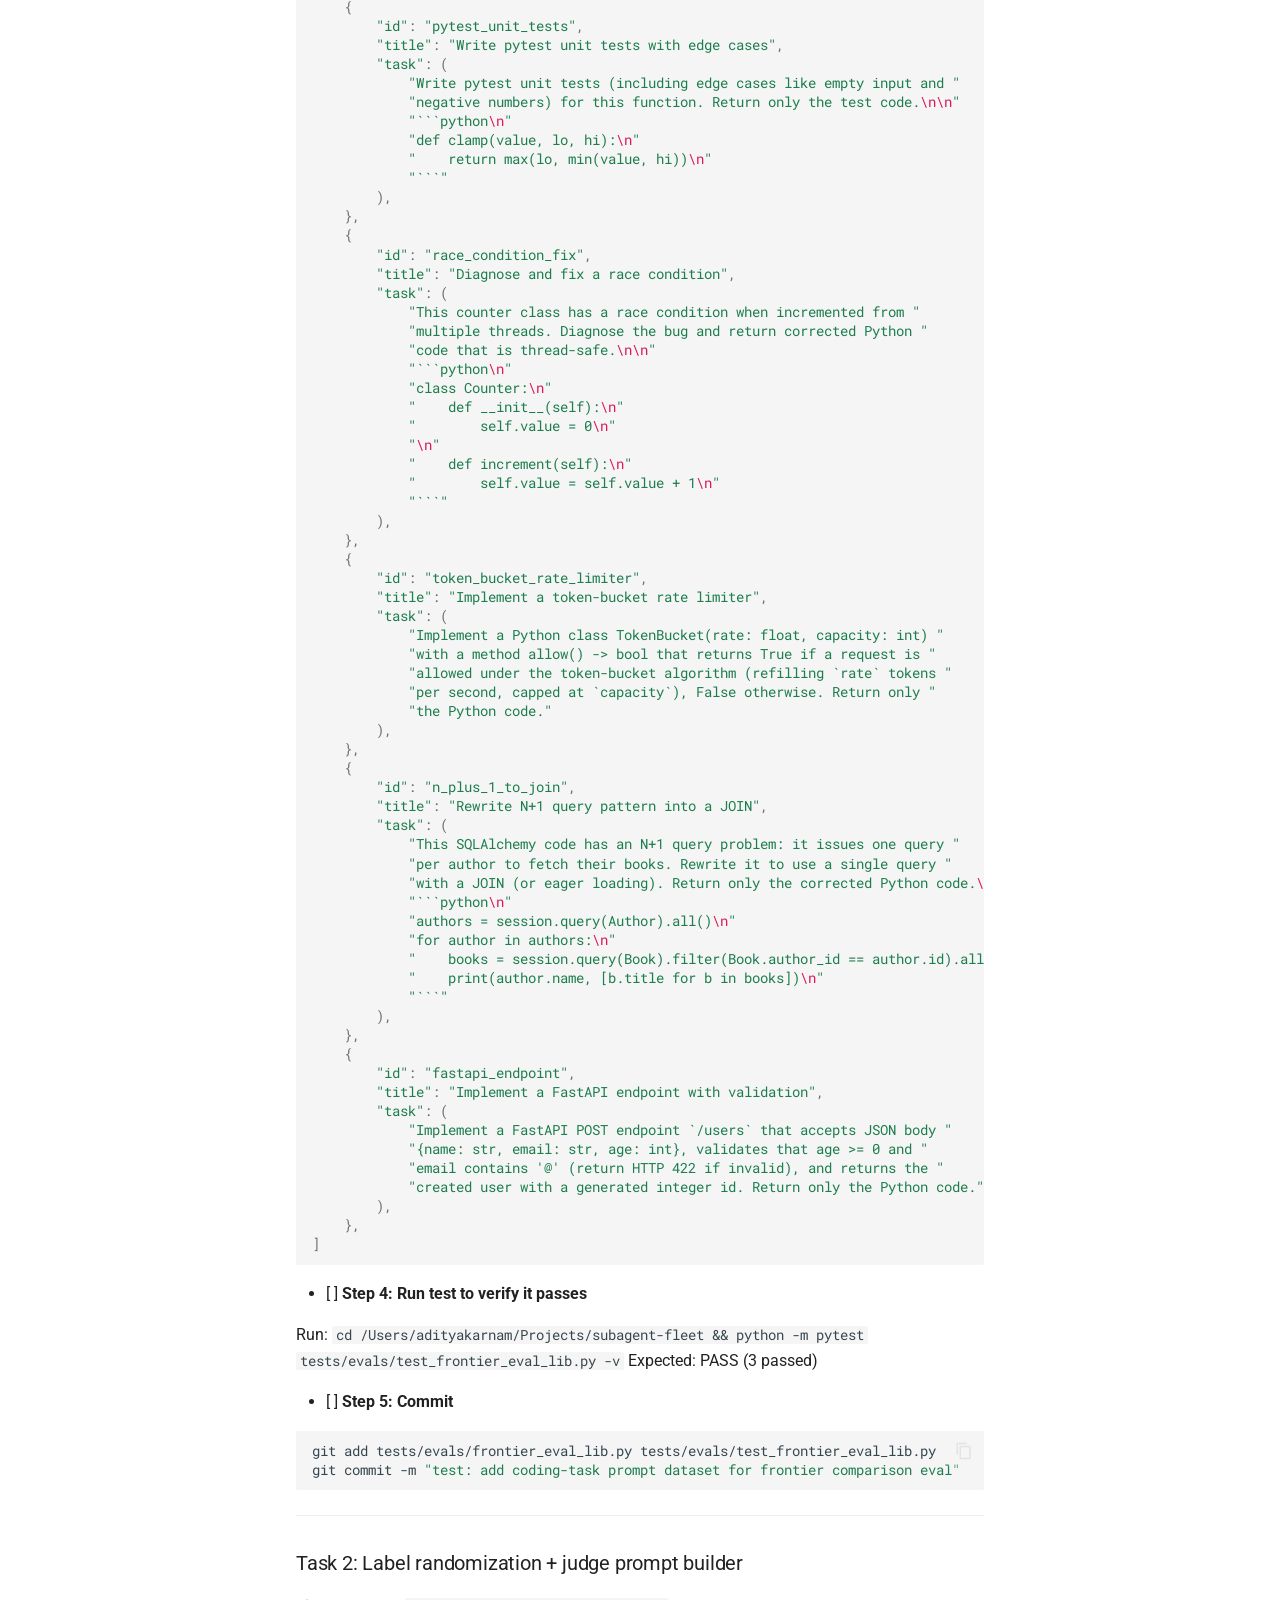
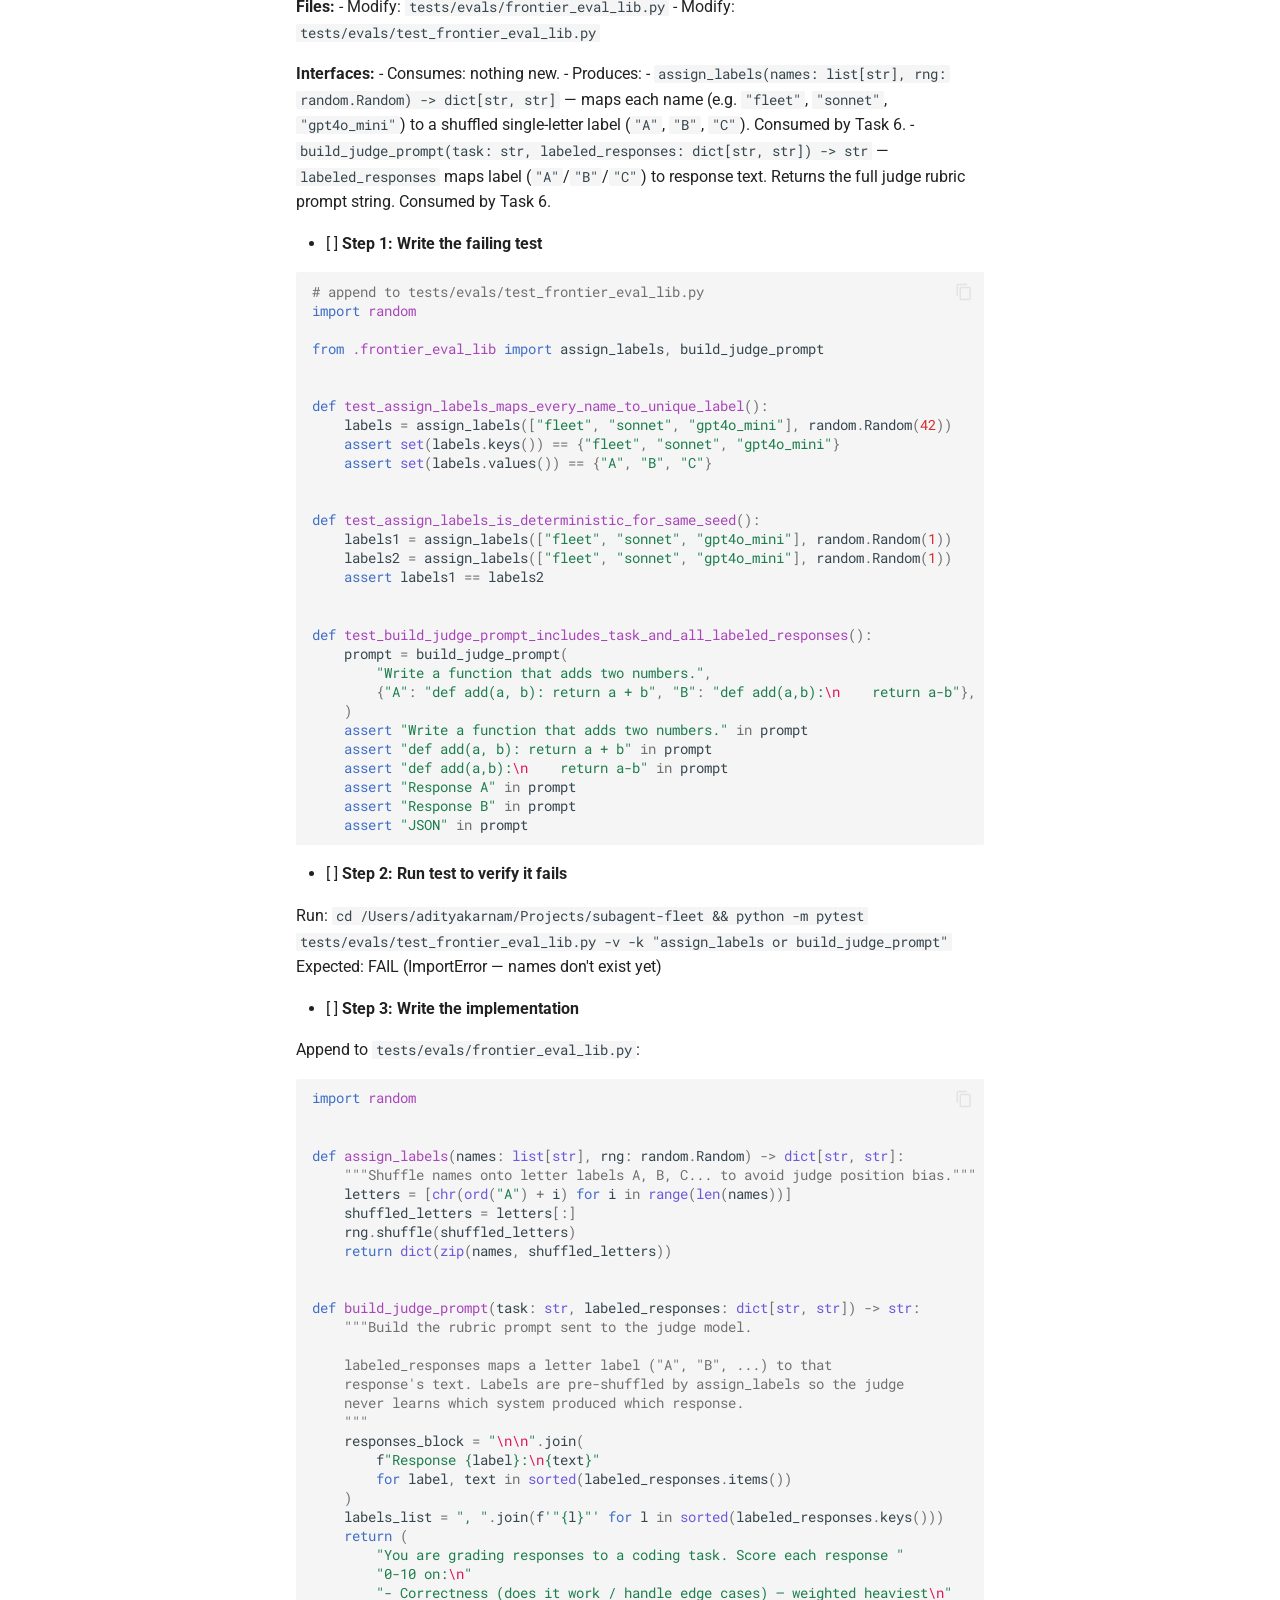
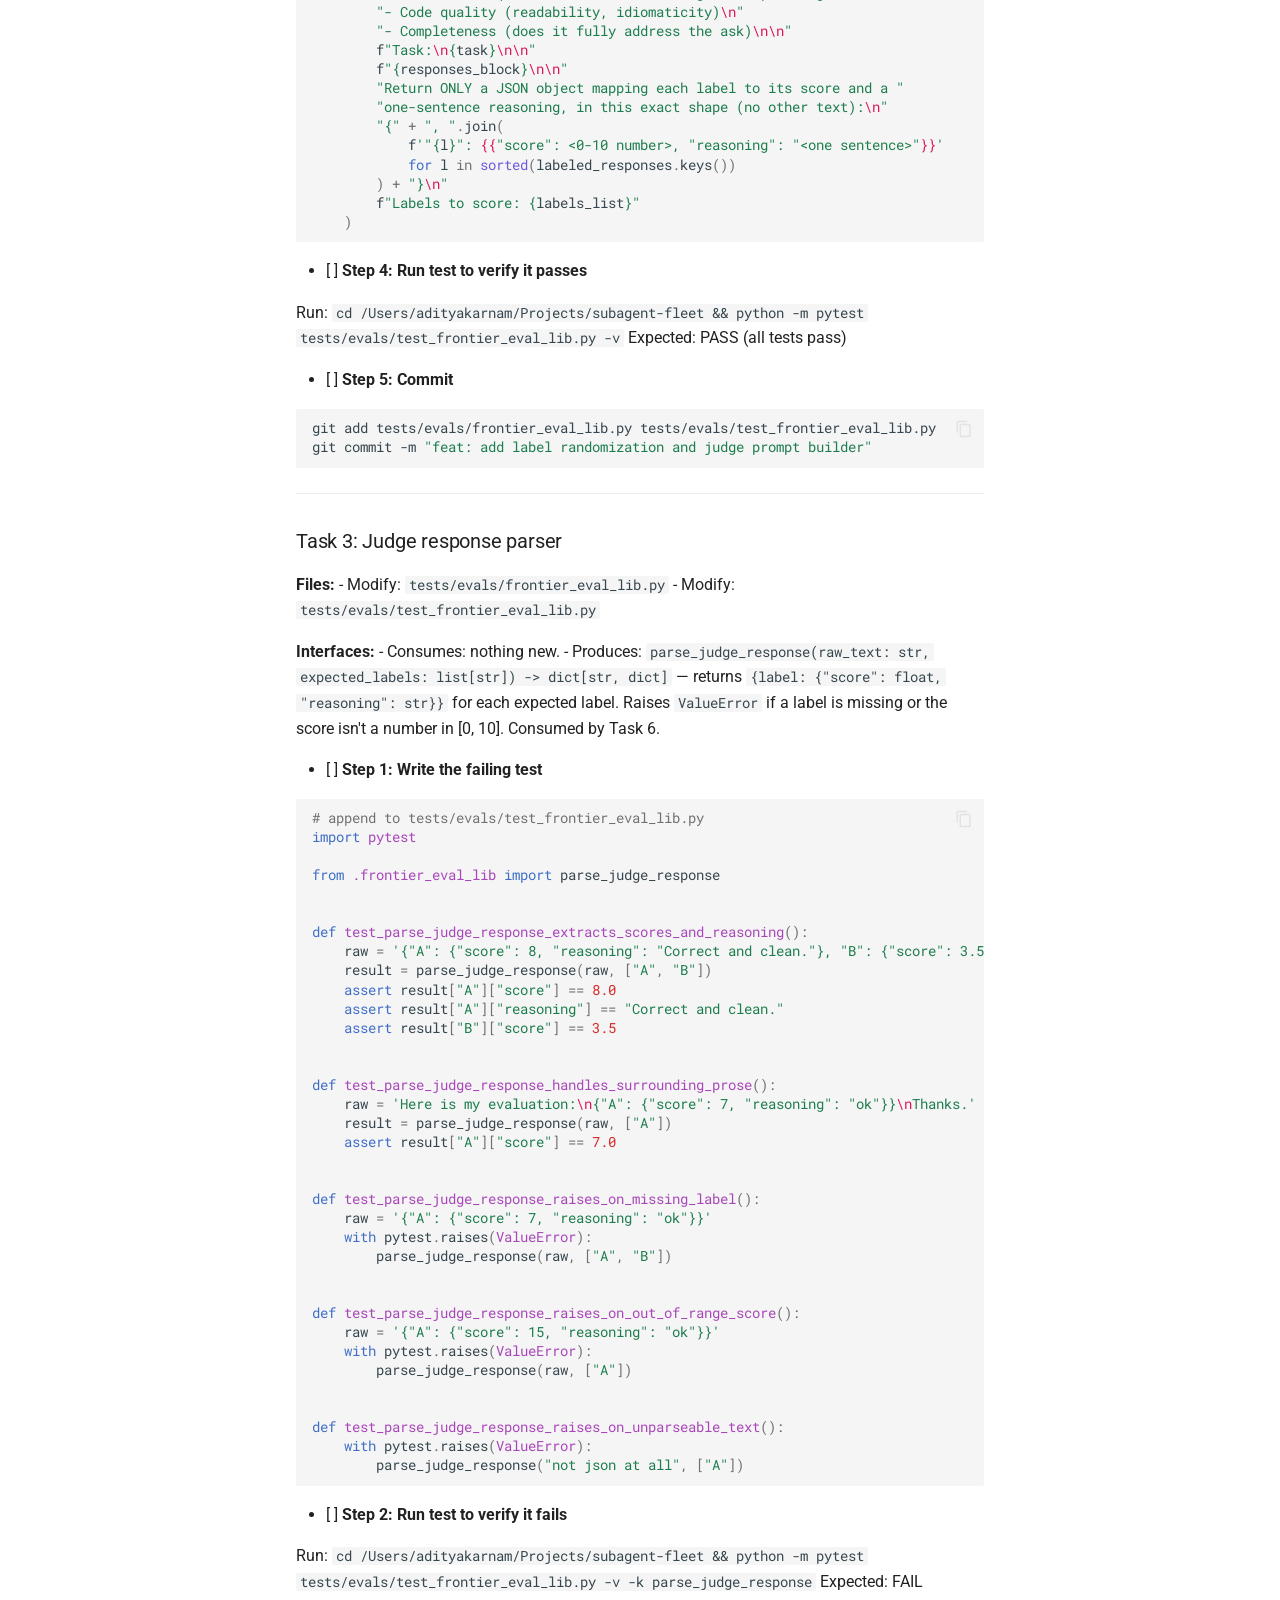
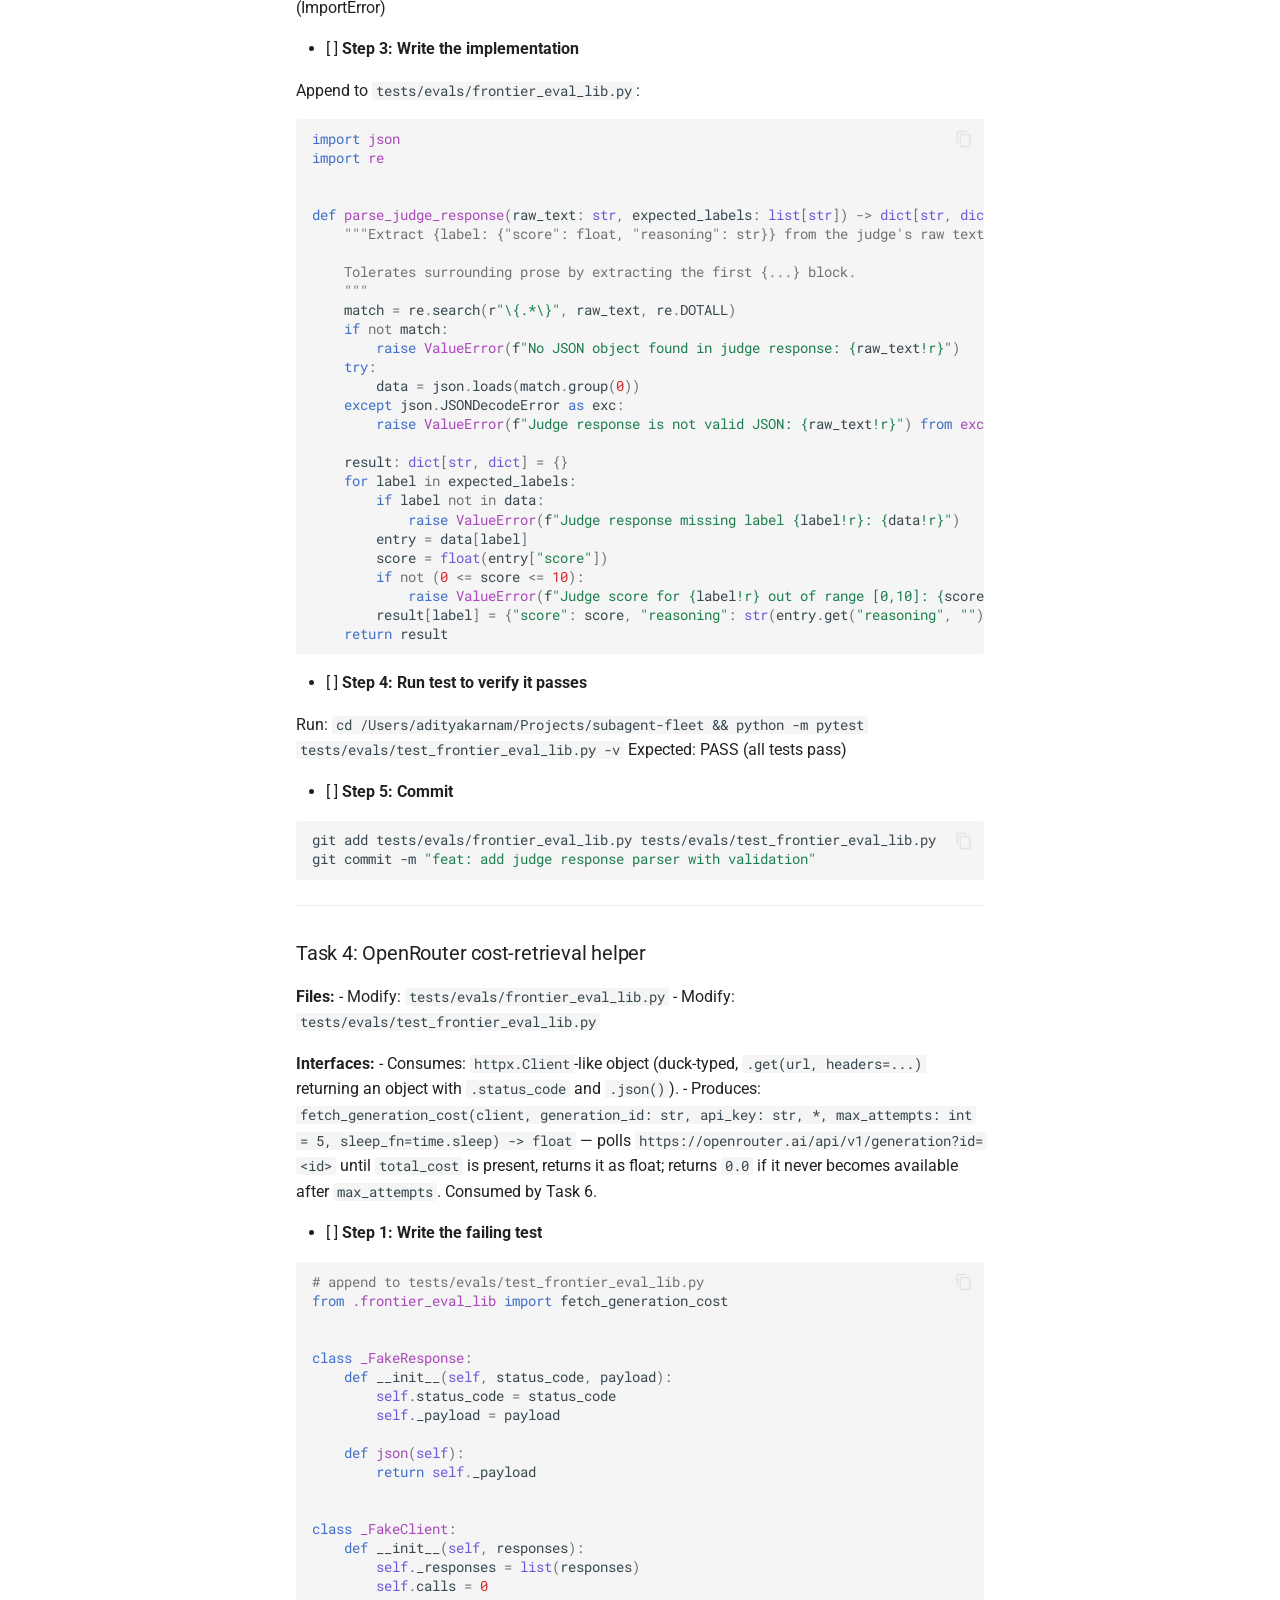
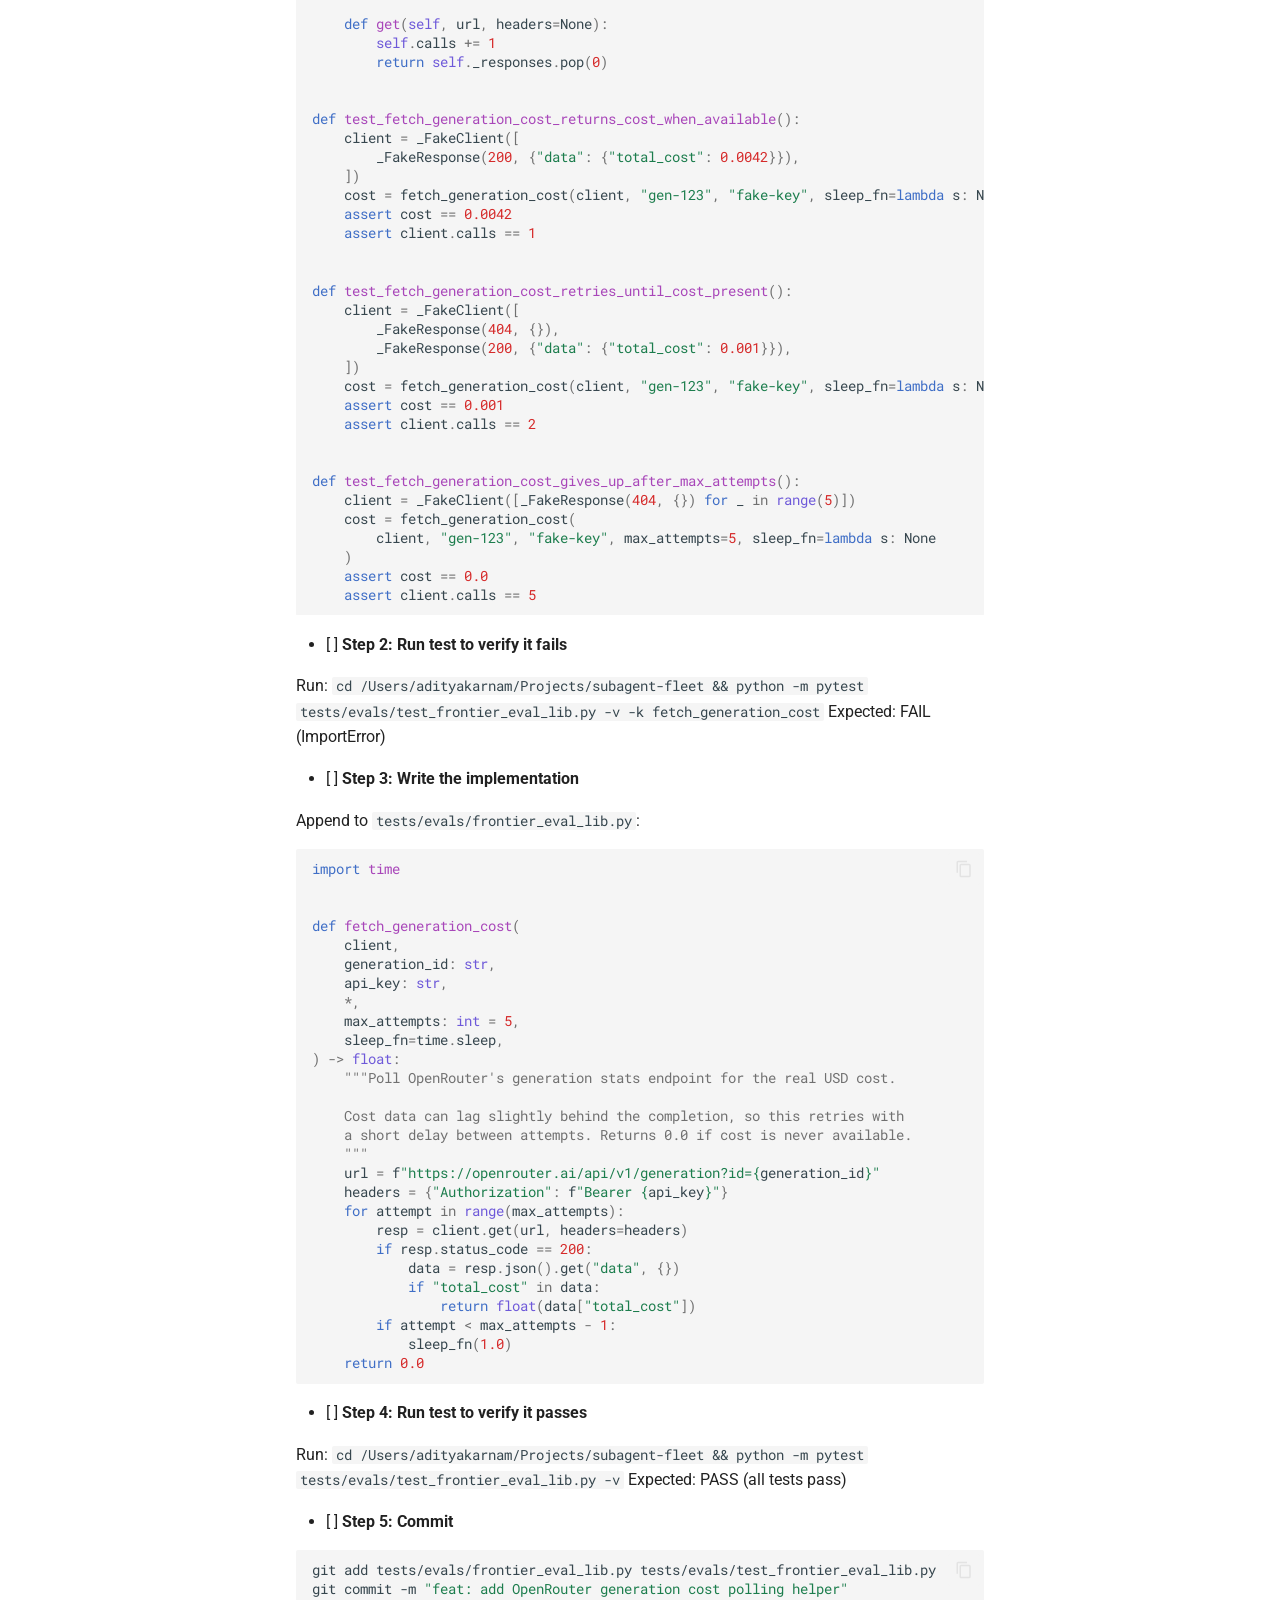
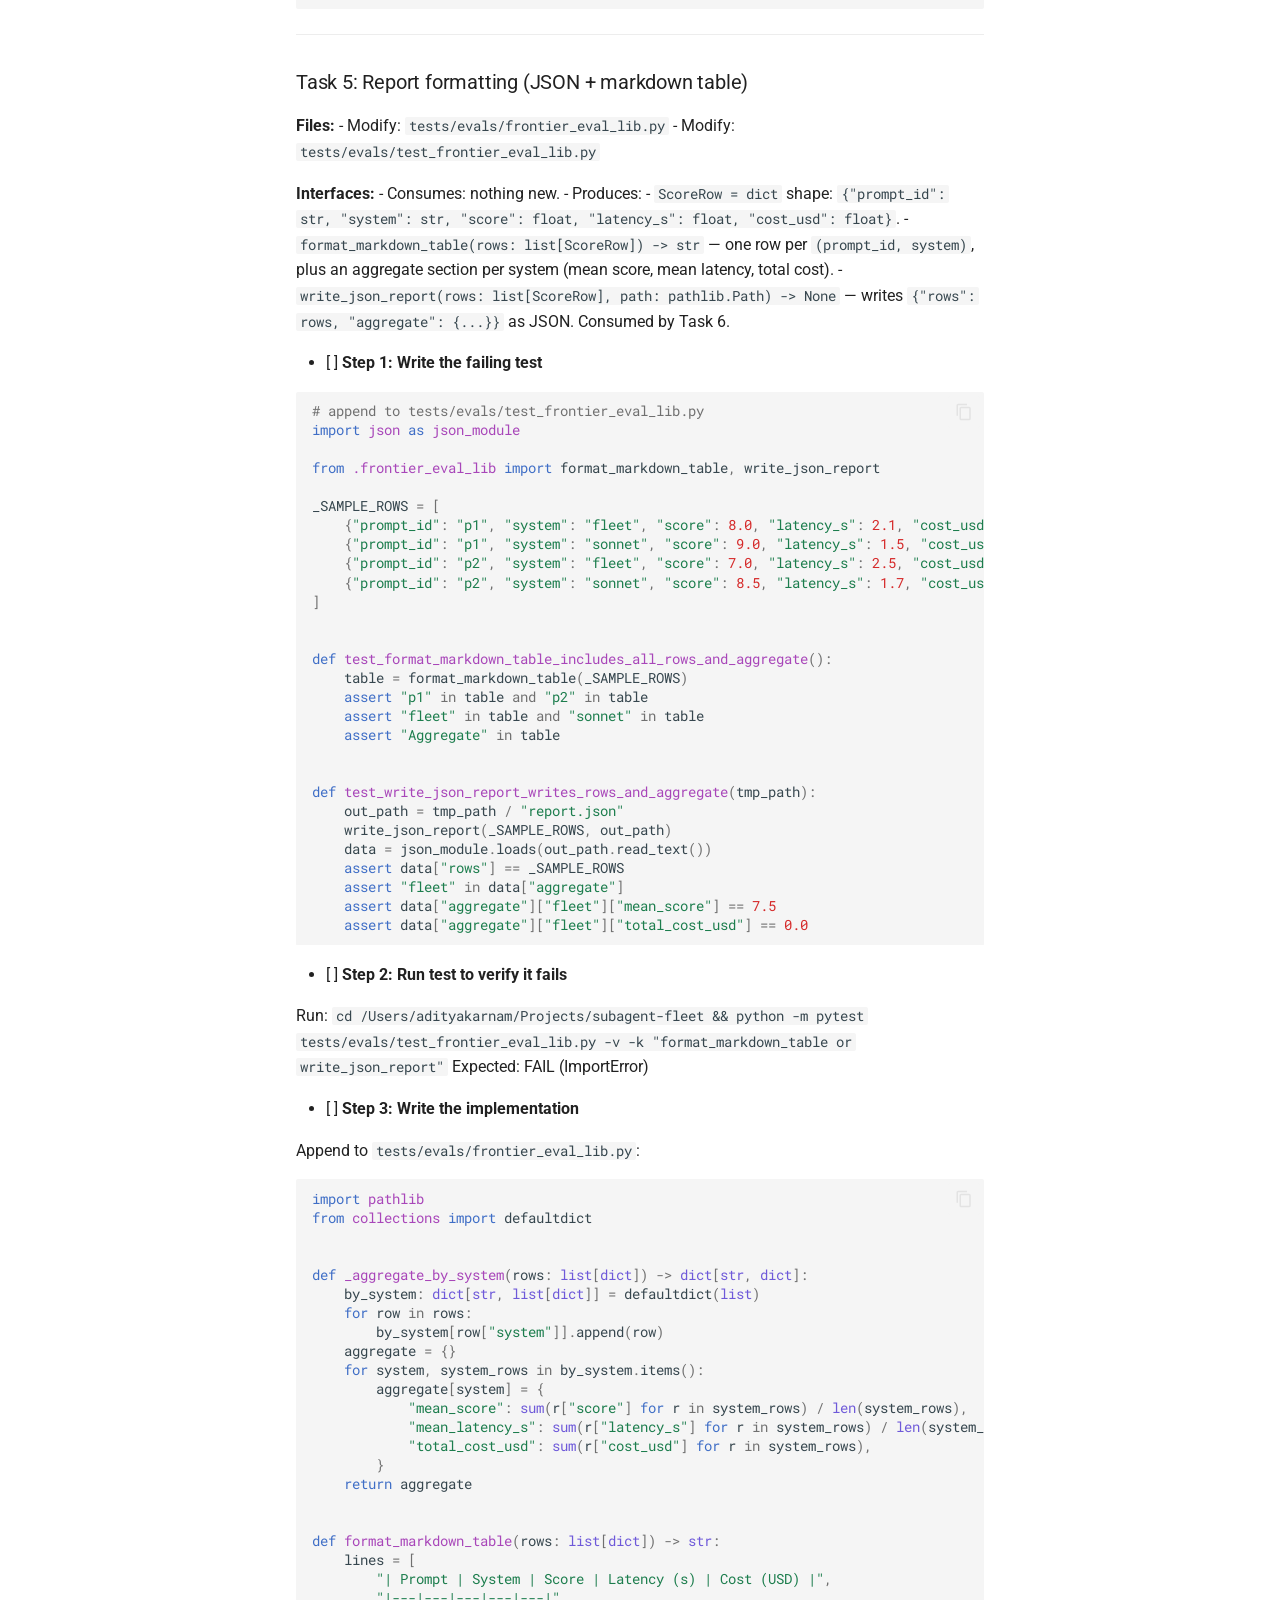
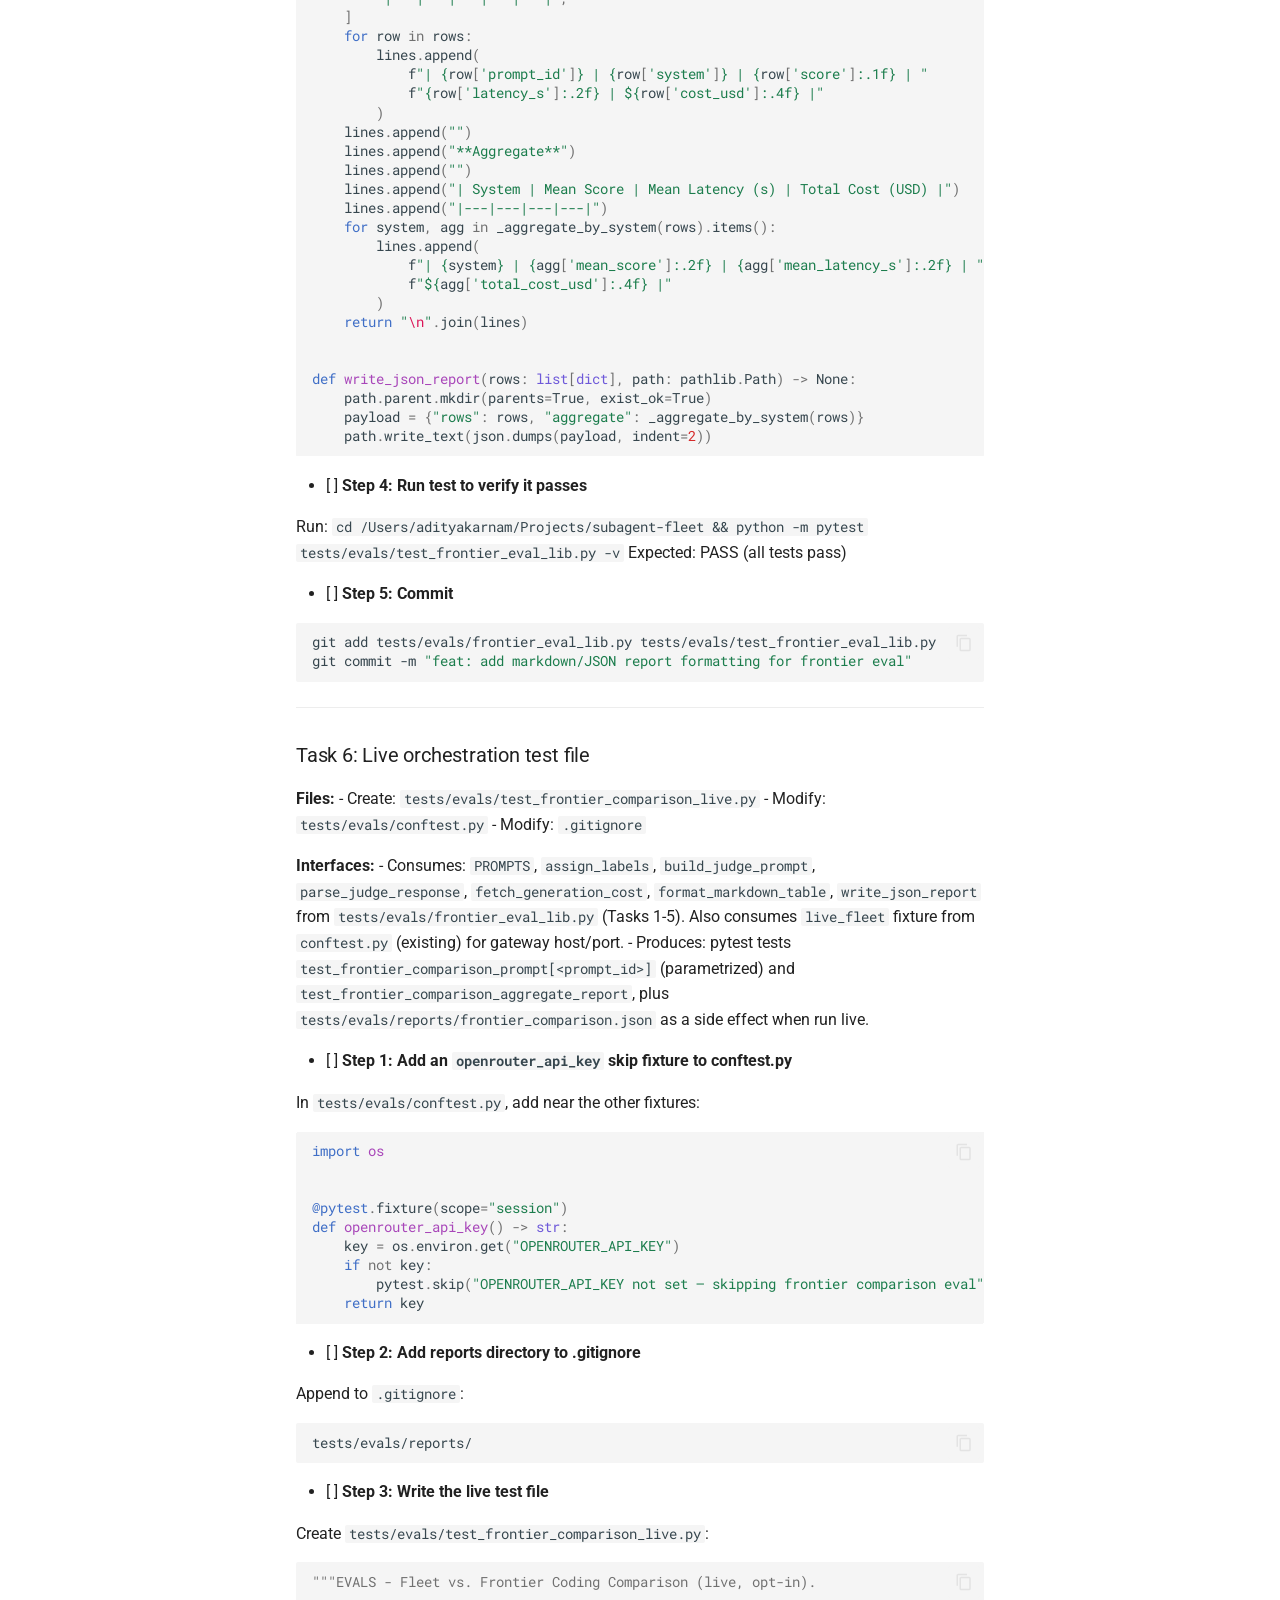
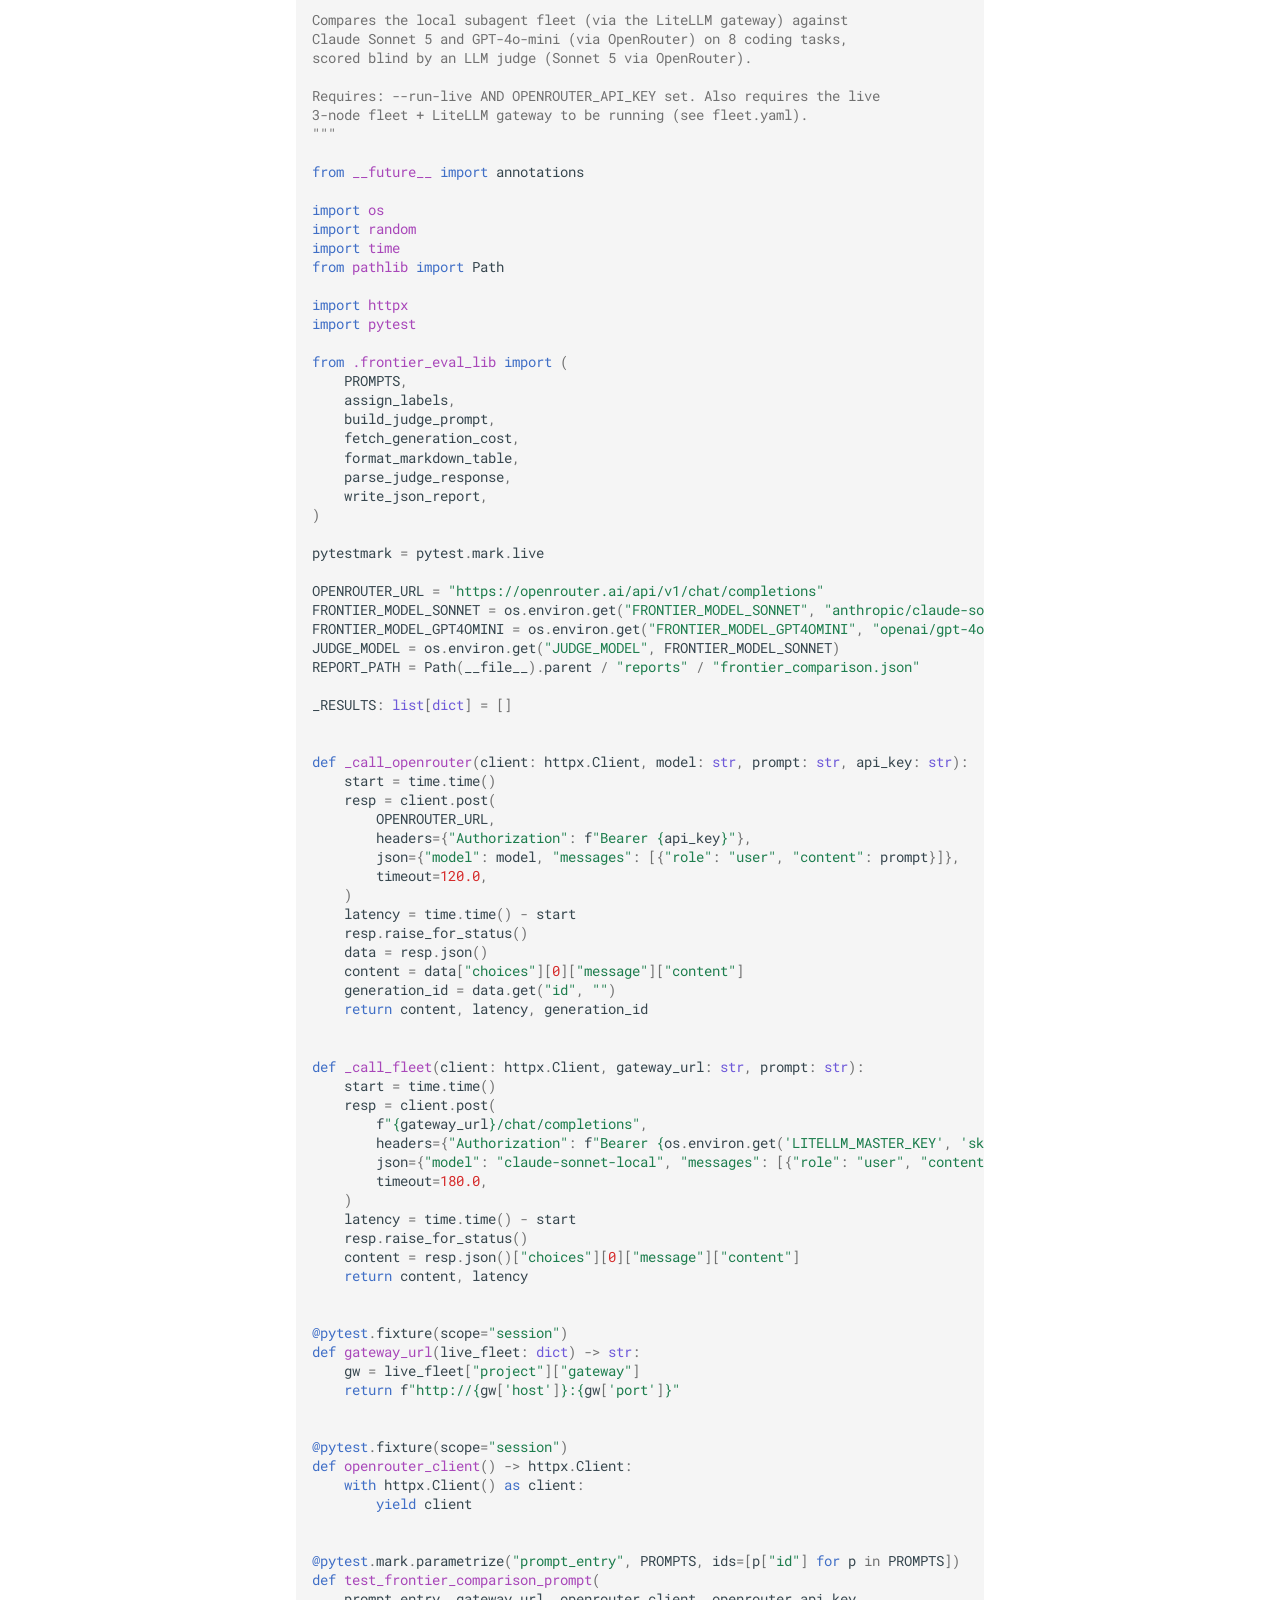
<file: superpowers/plans/2026-06-30-frontier-comparison-eval/index.html>
<!doctype html>
<html lang="en" class="no-js">
  <head>
    
      <meta charset="utf-8">
      <meta name="viewport" content="width=device-width,initial-scale=1">
      
        <meta name="description" content="Run Claude Code-style subagents across your local model fleet.">
      
      
      
      
      
      
        
      
      
      <link rel="icon" href="../../../assets/images/favicon.png">
      <meta name="generator" content="mkdocs-1.6.1, mkdocs-material-9.7.6">
    
    
      
        <title>Fleet vs. Frontier Coding Eval Implementation Plan - subagent-fleet</title>
      
    
    
      <link rel="stylesheet" href="../../../assets/stylesheets/main.484c7ddc.min.css">
      
        
        <link rel="stylesheet" href="../../../assets/stylesheets/palette.ab4e12ef.min.css">
      
      


    
    
      
    
    
      
        
        
        <link rel="preconnect" href="https://fonts.gstatic.com" crossorigin>
        <link rel="stylesheet" href="https://fonts.googleapis.com/css?family=Roboto:300,300i,400,400i,700,700i%7CRoboto+Mono:400,400i,700,700i&display=fallback">
        <style>:root{--md-text-font:"Roboto";--md-code-font:"Roboto Mono"}</style>
      
    
    
    <script>__md_scope=new URL("../../..",location),__md_hash=e=>[...e].reduce(((e,_)=>(e<<5)-e+_.charCodeAt(0)),0),__md_get=(e,_=localStorage,t=__md_scope)=>JSON.parse(_.getItem(t.pathname+"."+e)),__md_set=(e,_,t=localStorage,a=__md_scope)=>{try{t.setItem(a.pathname+"."+e,JSON.stringify(_))}catch(e){}}</script>
    
      

    
    
  </head>
  
  
    
    
      
    
    
    
    
    <body dir="ltr" data-md-color-scheme="default" data-md-color-primary="black" data-md-color-accent="indigo">
  
    
    <input class="md-toggle" data-md-toggle="drawer" type="checkbox" id="__drawer" autocomplete="off">
    <input class="md-toggle" data-md-toggle="search" type="checkbox" id="__search" autocomplete="off">
    <label class="md-overlay" for="__drawer"></label>
    <div data-md-component="skip">
      
        
        <a href="#fleet-vs-frontier-coding-eval-implementation-plan" class="md-skip">
          Skip to content
        </a>
      
    </div>
    <div data-md-component="announce">
      
    </div>
    
    
      

<header class="md-header" data-md-component="header">
  <nav class="md-header__inner md-grid" aria-label="Header">
    <a href="../../.." title="subagent-fleet" class="md-header__button md-logo" aria-label="subagent-fleet" data-md-component="logo">
      
  
  <svg xmlns="http://www.w3.org/2000/svg" viewBox="0 0 24 24"><path d="M12 8a3 3 0 0 0 3-3 3 3 0 0 0-3-3 3 3 0 0 0-3 3 3 3 0 0 0 3 3m0 3.54C9.64 9.35 6.5 8 3 8v11c3.5 0 6.64 1.35 9 3.54 2.36-2.19 5.5-3.54 9-3.54V8c-3.5 0-6.64 1.35-9 3.54"/></svg>

    </a>
    <label class="md-header__button md-icon" for="__drawer">
      
      <svg xmlns="http://www.w3.org/2000/svg" viewBox="0 0 24 24"><path d="M3 6h18v2H3zm0 5h18v2H3zm0 5h18v2H3z"/></svg>
    </label>
    <div class="md-header__title" data-md-component="header-title">
      <div class="md-header__ellipsis">
        <div class="md-header__topic">
          <span class="md-ellipsis">
            subagent-fleet
          </span>
        </div>
        <div class="md-header__topic" data-md-component="header-topic">
          <span class="md-ellipsis">
            
              Fleet vs. Frontier Coding Eval Implementation Plan
            
          </span>
        </div>
      </div>
    </div>
    
      
        <form class="md-header__option" data-md-component="palette">
  
    
    
    
    <input class="md-option" data-md-color-media="(prefers-color-scheme: light)" data-md-color-scheme="default" data-md-color-primary="black" data-md-color-accent="indigo"  aria-label="Switch to dark mode"  type="radio" name="__palette" id="__palette_0">
    
      <label class="md-header__button md-icon" title="Switch to dark mode" for="__palette_1" hidden>
        <svg xmlns="http://www.w3.org/2000/svg" viewBox="0 0 24 24"><path d="M12 8a4 4 0 0 0-4 4 4 4 0 0 0 4 4 4 4 0 0 0 4-4 4 4 0 0 0-4-4m0 10a6 6 0 0 1-6-6 6 6 0 0 1 6-6 6 6 0 0 1 6 6 6 6 0 0 1-6 6m8-9.31V4h-4.69L12 .69 8.69 4H4v4.69L.69 12 4 15.31V20h4.69L12 23.31 15.31 20H20v-4.69L23.31 12z"/></svg>
      </label>
    
  
    
    
    
    <input class="md-option" data-md-color-media="(prefers-color-scheme: dark)" data-md-color-scheme="slate" data-md-color-primary="black" data-md-color-accent="indigo"  aria-label="Switch to light mode"  type="radio" name="__palette" id="__palette_1">
    
      <label class="md-header__button md-icon" title="Switch to light mode" for="__palette_0" hidden>
        <svg xmlns="http://www.w3.org/2000/svg" viewBox="0 0 24 24"><path d="M12 18c-.89 0-1.74-.2-2.5-.55C11.56 16.5 13 14.42 13 12s-1.44-4.5-3.5-5.45C10.26 6.2 11.11 6 12 6a6 6 0 0 1 6 6 6 6 0 0 1-6 6m8-9.31V4h-4.69L12 .69 8.69 4H4v4.69L.69 12 4 15.31V20h4.69L12 23.31 15.31 20H20v-4.69L23.31 12z"/></svg>
      </label>
    
  
</form>
      
    
    
      <script>var palette=__md_get("__palette");if(palette&&palette.color){if("(prefers-color-scheme)"===palette.color.media){var media=matchMedia("(prefers-color-scheme: light)"),input=document.querySelector(media.matches?"[data-md-color-media='(prefers-color-scheme: light)']":"[data-md-color-media='(prefers-color-scheme: dark)']");palette.color.media=input.getAttribute("data-md-color-media"),palette.color.scheme=input.getAttribute("data-md-color-scheme"),palette.color.primary=input.getAttribute("data-md-color-primary"),palette.color.accent=input.getAttribute("data-md-color-accent")}for(var[key,value]of Object.entries(palette.color))document.body.setAttribute("data-md-color-"+key,value)}</script>
    
    
    
      
      
        <label class="md-header__button md-icon" for="__search">
          
          <svg xmlns="http://www.w3.org/2000/svg" viewBox="0 0 24 24"><path d="M9.5 3A6.5 6.5 0 0 1 16 9.5c0 1.61-.59 3.09-1.56 4.23l.27.27h.79l5 5-1.5 1.5-5-5v-.79l-.27-.27A6.52 6.52 0 0 1 9.5 16 6.5 6.5 0 0 1 3 9.5 6.5 6.5 0 0 1 9.5 3m0 2C7 5 5 7 5 9.5S7 14 9.5 14 14 12 14 9.5 12 5 9.5 5"/></svg>
        </label>
        <div class="md-search" data-md-component="search" role="dialog">
  <label class="md-search__overlay" for="__search"></label>
  <div class="md-search__inner" role="search">
    <form class="md-search__form" name="search">
      <input type="text" class="md-search__input" name="query" aria-label="Search" placeholder="Search" autocapitalize="off" autocorrect="off" autocomplete="off" spellcheck="false" data-md-component="search-query" required>
      <label class="md-search__icon md-icon" for="__search">
        
        <svg xmlns="http://www.w3.org/2000/svg" viewBox="0 0 24 24"><path d="M9.5 3A6.5 6.5 0 0 1 16 9.5c0 1.61-.59 3.09-1.56 4.23l.27.27h.79l5 5-1.5 1.5-5-5v-.79l-.27-.27A6.52 6.52 0 0 1 9.5 16 6.5 6.5 0 0 1 3 9.5 6.5 6.5 0 0 1 9.5 3m0 2C7 5 5 7 5 9.5S7 14 9.5 14 14 12 14 9.5 12 5 9.5 5"/></svg>
        
        <svg xmlns="http://www.w3.org/2000/svg" viewBox="0 0 24 24"><path d="M20 11v2H8l5.5 5.5-1.42 1.42L4.16 12l7.92-7.92L13.5 5.5 8 11z"/></svg>
      </label>
      <nav class="md-search__options" aria-label="Search">
        
        <button type="reset" class="md-search__icon md-icon" title="Clear" aria-label="Clear" tabindex="-1">
          
          <svg xmlns="http://www.w3.org/2000/svg" viewBox="0 0 24 24"><path d="M19 6.41 17.59 5 12 10.59 6.41 5 5 6.41 10.59 12 5 17.59 6.41 19 12 13.41 17.59 19 19 17.59 13.41 12z"/></svg>
        </button>
      </nav>
      
        <div class="md-search__suggest" data-md-component="search-suggest"></div>
      
    </form>
    <div class="md-search__output">
      <div class="md-search__scrollwrap" tabindex="0" data-md-scrollfix>
        <div class="md-search-result" data-md-component="search-result">
          <div class="md-search-result__meta">
            Initializing search
          </div>
          <ol class="md-search-result__list" role="presentation"></ol>
        </div>
      </div>
    </div>
  </div>
</div>
      
    
    
      <div class="md-header__source">
        <a href="https://github.com/adityak74/subagent-fleet" title="Go to repository" class="md-source" data-md-component="source">
  <div class="md-source__icon md-icon">
    
    <svg xmlns="http://www.w3.org/2000/svg" viewBox="0 0 448 512"><!--! Font Awesome Free 7.1.0 by @fontawesome - https://fontawesome.com License - https://fontawesome.com/license/free (Icons: CC BY 4.0, Fonts: SIL OFL 1.1, Code: MIT License) Copyright 2025 Fonticons, Inc.--><path d="M439.6 236.1 244 40.5c-5.4-5.5-12.8-8.5-20.4-8.5s-15 3-20.4 8.4L162.5 81l51.5 51.5c27.1-9.1 52.7 16.8 43.4 43.7l49.7 49.7c34.2-11.8 61.2 31 35.5 56.7-26.5 26.5-70.2-2.9-56-37.3L240.3 199v121.9c25.3 12.5 22.3 41.8 9.1 55-6.4 6.4-15.2 10.1-24.3 10.1s-17.8-3.6-24.3-10.1c-17.6-17.6-11.1-46.9 11.2-56v-123c-20.8-8.5-24.6-30.7-18.6-45L142.6 101 8.5 235.1C3 240.6 0 247.9 0 255.5s3 15 8.5 20.4l195.6 195.7c5.4 5.4 12.7 8.4 20.4 8.4s15-3 20.4-8.4l194.7-194.7c5.4-5.4 8.4-12.8 8.4-20.4s-3-15-8.4-20.4"/></svg>
  </div>
  <div class="md-source__repository">
    adityak74/subagent-fleet
  </div>
</a>
      </div>
    
  </nav>
  
</header>
    
    <div class="md-container" data-md-component="container">
      
      
        
          
            
<nav class="md-tabs" aria-label="Tabs" data-md-component="tabs">
  <div class="md-grid">
    <ul class="md-tabs__list">
      
        
  
  
  
  
    <li class="md-tabs__item">
      <a href="../../.." class="md-tabs__link">
        
  
  
    
  
  Home

      </a>
    </li>
  

      
        
  
  
  
  
    <li class="md-tabs__item">
      <a href="../../../spec/" class="md-tabs__link">
        
  
  
    
  
  Architecture (SPEC)

      </a>
    </li>
  

      
        
  
  
  
  
    <li class="md-tabs__item">
      <a href="../../../roadmap/" class="md-tabs__link">
        
  
  
    
  
  Future Roadmap

      </a>
    </li>
  

      
        
  
  
  
  
    <li class="md-tabs__item">
      <a href="../../../LICENSE/" class="md-tabs__link">
        
  
  
    
  
  License

      </a>
    </li>
  

      
    </ul>
  </div>
</nav>
          
        
      
      <main class="md-main" data-md-component="main">
        <div class="md-main__inner md-grid">
          
            
              
              <div class="md-sidebar md-sidebar--primary" data-md-component="sidebar" data-md-type="navigation" >
                <div class="md-sidebar__scrollwrap">
                  <div class="md-sidebar__inner">
                    


  


<nav class="md-nav md-nav--primary md-nav--lifted" aria-label="Navigation" data-md-level="0">
  <label class="md-nav__title" for="__drawer">
    <a href="../../.." title="subagent-fleet" class="md-nav__button md-logo" aria-label="subagent-fleet" data-md-component="logo">
      
  
  <svg xmlns="http://www.w3.org/2000/svg" viewBox="0 0 24 24"><path d="M12 8a3 3 0 0 0 3-3 3 3 0 0 0-3-3 3 3 0 0 0-3 3 3 3 0 0 0 3 3m0 3.54C9.64 9.35 6.5 8 3 8v11c3.5 0 6.64 1.35 9 3.54 2.36-2.19 5.5-3.54 9-3.54V8c-3.5 0-6.64 1.35-9 3.54"/></svg>

    </a>
    subagent-fleet
  </label>
  
    <div class="md-nav__source">
      <a href="https://github.com/adityak74/subagent-fleet" title="Go to repository" class="md-source" data-md-component="source">
  <div class="md-source__icon md-icon">
    
    <svg xmlns="http://www.w3.org/2000/svg" viewBox="0 0 448 512"><!--! Font Awesome Free 7.1.0 by @fontawesome - https://fontawesome.com License - https://fontawesome.com/license/free (Icons: CC BY 4.0, Fonts: SIL OFL 1.1, Code: MIT License) Copyright 2025 Fonticons, Inc.--><path d="M439.6 236.1 244 40.5c-5.4-5.5-12.8-8.5-20.4-8.5s-15 3-20.4 8.4L162.5 81l51.5 51.5c27.1-9.1 52.7 16.8 43.4 43.7l49.7 49.7c34.2-11.8 61.2 31 35.5 56.7-26.5 26.5-70.2-2.9-56-37.3L240.3 199v121.9c25.3 12.5 22.3 41.8 9.1 55-6.4 6.4-15.2 10.1-24.3 10.1s-17.8-3.6-24.3-10.1c-17.6-17.6-11.1-46.9 11.2-56v-123c-20.8-8.5-24.6-30.7-18.6-45L142.6 101 8.5 235.1C3 240.6 0 247.9 0 255.5s3 15 8.5 20.4l195.6 195.7c5.4 5.4 12.7 8.4 20.4 8.4s15-3 20.4-8.4l194.7-194.7c5.4-5.4 8.4-12.8 8.4-20.4s-3-15-8.4-20.4"/></svg>
  </div>
  <div class="md-source__repository">
    adityak74/subagent-fleet
  </div>
</a>
    </div>
  
  <ul class="md-nav__list" data-md-scrollfix>
    
      
      
  
  
  
  
    <li class="md-nav__item">
      <a href="../../.." class="md-nav__link">
        
  
  
  <span class="md-ellipsis">
    
  
    Home
  

    
  </span>
  
  

      </a>
    </li>
  

    
      
      
  
  
  
  
    <li class="md-nav__item">
      <a href="../../../spec/" class="md-nav__link">
        
  
  
  <span class="md-ellipsis">
    
  
    Architecture (SPEC)
  

    
  </span>
  
  

      </a>
    </li>
  

    
      
      
  
  
  
  
    <li class="md-nav__item">
      <a href="../../../roadmap/" class="md-nav__link">
        
  
  
  <span class="md-ellipsis">
    
  
    Future Roadmap
  

    
  </span>
  
  

      </a>
    </li>
  

    
      
      
  
  
  
  
    <li class="md-nav__item">
      <a href="../../../LICENSE/" class="md-nav__link">
        
  
  
  <span class="md-ellipsis">
    
  
    License
  

    
  </span>
  
  

      </a>
    </li>
  

    
  </ul>
</nav>
                  </div>
                </div>
              </div>
            
            
              
              <div class="md-sidebar md-sidebar--secondary" data-md-component="sidebar" data-md-type="toc" >
                <div class="md-sidebar__scrollwrap">
                  <div class="md-sidebar__inner">
                    

<nav class="md-nav md-nav--secondary" aria-label="Table of contents">
  
  
  
    
  
  
    <label class="md-nav__title" for="__toc">
      <span class="md-nav__icon md-icon"></span>
      Table of contents
    </label>
    <ul class="md-nav__list" data-md-component="toc" data-md-scrollfix>
      
        <li class="md-nav__item">
  <a href="#global-constraints" class="md-nav__link">
    <span class="md-ellipsis">
      
        Global Constraints
      
    </span>
  </a>
  
    <nav class="md-nav" aria-label="Global Constraints">
      <ul class="md-nav__list">
        
          <li class="md-nav__item">
  <a href="#task-1-prompt-dataset" class="md-nav__link">
    <span class="md-ellipsis">
      
        Task 1: Prompt dataset
      
    </span>
  </a>
  
</li>
        
          <li class="md-nav__item">
  <a href="#task-2-label-randomization-judge-prompt-builder" class="md-nav__link">
    <span class="md-ellipsis">
      
        Task 2: Label randomization + judge prompt builder
      
    </span>
  </a>
  
</li>
        
          <li class="md-nav__item">
  <a href="#task-3-judge-response-parser" class="md-nav__link">
    <span class="md-ellipsis">
      
        Task 3: Judge response parser
      
    </span>
  </a>
  
</li>
        
          <li class="md-nav__item">
  <a href="#task-4-openrouter-cost-retrieval-helper" class="md-nav__link">
    <span class="md-ellipsis">
      
        Task 4: OpenRouter cost-retrieval helper
      
    </span>
  </a>
  
</li>
        
          <li class="md-nav__item">
  <a href="#task-5-report-formatting-json-markdown-table" class="md-nav__link">
    <span class="md-ellipsis">
      
        Task 5: Report formatting (JSON + markdown table)
      
    </span>
  </a>
  
</li>
        
          <li class="md-nav__item">
  <a href="#task-6-live-orchestration-test-file" class="md-nav__link">
    <span class="md-ellipsis">
      
        Task 6: Live orchestration test file
      
    </span>
  </a>
  
</li>
        
      </ul>
    </nav>
  
</li>
      
        <li class="md-nav__item">
  <a href="#post-plan-note-out-of-scope-for-this-plan-left-for-the-user" class="md-nav__link">
    <span class="md-ellipsis">
      
        Post-plan note (out of scope for this plan, left for the user)
      
    </span>
  </a>
  
</li>
      
    </ul>
  
</nav>
                  </div>
                </div>
              </div>
            
          
          
            <div class="md-content" data-md-component="content">
              
              <article class="md-content__inner md-typeset">
                
                  


  
  


<h1 id="fleet-vs-frontier-coding-eval-implementation-plan">Fleet vs. Frontier Coding Eval Implementation Plan</h1>
<blockquote>
<p><strong>For agentic workers:</strong> REQUIRED SUB-SKILL: Use superpowers:subagent-driven-development (recommended) or superpowers:executing-plans to implement this plan task-by-task. Steps use checkbox (<code>- [ ]</code>) syntax for tracking.</p>
</blockquote>
<p><strong>Goal:</strong> Build a live eval that compares the local subagent fleet against Sonnet 5 / GPT-4o-mini (via OpenRouter) on 8 coding tasks, scored by an LLM judge, producing a report showing near-frontier quality at near-zero cost.</p>
<p><strong>Architecture:</strong> Pure logic (prompt dataset, judge-prompt building, judge-response parsing, cost-retrieval retry logic, report formatting) lives in <code>tests/evals/frontier_eval_lib.py</code> and is unit-tested with mocked HTTP (<code>tests/evals/test_frontier_eval_lib.py</code>, runs in the normal suite). Live network orchestration (calling the fleet gateway, OpenRouter frontier models, and the OpenRouter judge) lives in <code>tests/evals/test_frontier_comparison_live.py</code>, gated behind <code>--run-live</code> + a live <code>OPENROUTER_API_KEY</code>, following the existing <code>tests/evals/conftest.py</code> pattern.</p>
<p><strong>Tech Stack:</strong> Python, pytest, httpx (existing project dependency).</p>
<h2 id="global-constraints">Global Constraints</h2>
<ul>
<li>Follow existing eval file conventions: <code>tests/evals/*.py</code>, <code>@pytest.mark.live</code> on live tests, skip via <code>conftest.py</code>'s <code>pytest_runtest_setup</code> when <code>--run-live</code> is absent.</li>
<li>No new third-party dependencies — use <code>httpx</code> (already used throughout <code>tests/evals/</code>).</li>
<li>Fleet cost is a flat <code>$0.00</code> per response (documented assumption).</li>
<li>Frontier model ids are overridable via env vars <code>FRONTIER_MODEL_SONNET</code> (default <code>anthropic/claude-sonnet-5</code>) and <code>FRONTIER_MODEL_GPT4OMINI</code> (default <code>openai/gpt-4o-mini</code>); judge model id is <code>JUDGE_MODEL</code> env var (default same as <code>FRONTIER_MODEL_SONNET</code>).</li>
<li>Judge score scale: 0-10. Per-prompt pass bar: <code>fleet_score &gt;= max(sonnet_score, gpt4o_mini_score) * 0.8</code>. Aggregate pass bar: fleet mean across all 8 prompts &gt;= 80% of best frontier mean.</li>
</ul>
<hr />
<h3 id="task-1-prompt-dataset">Task 1: Prompt dataset</h3>
<p><strong>Files:</strong>
- Create: <code>tests/evals/frontier_eval_lib.py</code>
- Test: <code>tests/evals/test_frontier_eval_lib.py</code></p>
<p><strong>Interfaces:</strong>
- Produces: <code>PROMPTS: list[dict]</code> — each dict has keys <code>id: str</code>, <code>title: str</code>, <code>task: str</code>. Consumed by later tasks and by the live test file.</p>
<ul>
<li>[ ] <strong>Step 1: Write the failing test</strong></li>
</ul>
<div class="highlight"><pre><span></span><code><span class="c1"># tests/evals/test_frontier_eval_lib.py</span>
<span class="sd">&quot;&quot;&quot;Unit tests for frontier_eval_lib.py (no network calls).&quot;&quot;&quot;</span>

<span class="kn">from</span><span class="w"> </span><span class="nn">__future__</span><span class="w"> </span><span class="kn">import</span> <span class="n">annotations</span>

<span class="kn">from</span><span class="w"> </span><span class="nn">.frontier_eval_lib</span><span class="w"> </span><span class="kn">import</span> <span class="n">PROMPTS</span>


<span class="k">def</span><span class="w"> </span><span class="nf">test_prompts_dataset_has_eight_entries</span><span class="p">():</span>
    <span class="k">assert</span> <span class="nb">len</span><span class="p">(</span><span class="n">PROMPTS</span><span class="p">)</span> <span class="o">==</span> <span class="mi">8</span>


<span class="k">def</span><span class="w"> </span><span class="nf">test_prompts_dataset_ids_are_unique</span><span class="p">():</span>
    <span class="n">ids</span> <span class="o">=</span> <span class="p">[</span><span class="n">p</span><span class="p">[</span><span class="s2">&quot;id&quot;</span><span class="p">]</span> <span class="k">for</span> <span class="n">p</span> <span class="ow">in</span> <span class="n">PROMPTS</span><span class="p">]</span>
    <span class="k">assert</span> <span class="nb">len</span><span class="p">(</span><span class="n">ids</span><span class="p">)</span> <span class="o">==</span> <span class="nb">len</span><span class="p">(</span><span class="nb">set</span><span class="p">(</span><span class="n">ids</span><span class="p">))</span>


<span class="k">def</span><span class="w"> </span><span class="nf">test_prompts_dataset_entries_have_required_fields</span><span class="p">():</span>
    <span class="k">for</span> <span class="n">p</span> <span class="ow">in</span> <span class="n">PROMPTS</span><span class="p">:</span>
        <span class="k">assert</span> <span class="nb">isinstance</span><span class="p">(</span><span class="n">p</span><span class="p">[</span><span class="s2">&quot;id&quot;</span><span class="p">],</span> <span class="nb">str</span><span class="p">)</span> <span class="ow">and</span> <span class="n">p</span><span class="p">[</span><span class="s2">&quot;id&quot;</span><span class="p">]</span>
        <span class="k">assert</span> <span class="nb">isinstance</span><span class="p">(</span><span class="n">p</span><span class="p">[</span><span class="s2">&quot;title&quot;</span><span class="p">],</span> <span class="nb">str</span><span class="p">)</span> <span class="ow">and</span> <span class="n">p</span><span class="p">[</span><span class="s2">&quot;title&quot;</span><span class="p">]</span>
        <span class="k">assert</span> <span class="nb">isinstance</span><span class="p">(</span><span class="n">p</span><span class="p">[</span><span class="s2">&quot;task&quot;</span><span class="p">],</span> <span class="nb">str</span><span class="p">)</span> <span class="ow">and</span> <span class="nb">len</span><span class="p">(</span><span class="n">p</span><span class="p">[</span><span class="s2">&quot;task&quot;</span><span class="p">])</span> <span class="o">&gt;</span> <span class="mi">20</span>
</code></pre></div>
<ul>
<li>[ ] <strong>Step 2: Run test to verify it fails</strong></li>
</ul>
<p>Run: <code>cd /Users/adityakarnam/Projects/subagent-fleet &amp;&amp; python -m pytest tests/evals/test_frontier_eval_lib.py -v</code>
Expected: FAIL (ModuleNotFoundError / ImportError — <code>frontier_eval_lib</code> doesn't exist yet)</p>
<ul>
<li>[ ] <strong>Step 3: Write the implementation</strong></li>
</ul>
<p>Create <code>tests/evals/frontier_eval_lib.py</code>:</p>
<div class="highlight"><pre><span></span><code><span class="sd">&quot;&quot;&quot;Pure-logic helpers for the fleet-vs-frontier coding eval.</span>

<span class="sd">No network I/O in this module — see test_frontier_comparison_live.py for</span>
<span class="sd">the live orchestration that calls the fleet gateway and OpenRouter.</span>
<span class="sd">&quot;&quot;&quot;</span>

<span class="kn">from</span><span class="w"> </span><span class="nn">__future__</span><span class="w"> </span><span class="kn">import</span> <span class="n">annotations</span>

<span class="n">PROMPTS</span><span class="p">:</span> <span class="nb">list</span><span class="p">[</span><span class="nb">dict</span><span class="p">]</span> <span class="o">=</span> <span class="p">[</span>
    <span class="p">{</span>
        <span class="s2">&quot;id&quot;</span><span class="p">:</span> <span class="s2">&quot;binary_search_off_by_one&quot;</span><span class="p">,</span>
        <span class="s2">&quot;title&quot;</span><span class="p">:</span> <span class="s2">&quot;Fix off-by-one bug in binary search&quot;</span><span class="p">,</span>
        <span class="s2">&quot;task&quot;</span><span class="p">:</span> <span class="p">(</span>
            <span class="s2">&quot;This binary search has an off-by-one bug that makes it miss the &quot;</span>
            <span class="s2">&quot;last element of the array. Find and fix the bug. Return only the &quot;</span>
            <span class="s2">&quot;corrected Python code.</span><span class="se">\n\n</span><span class="s2">&quot;</span>
            <span class="s2">&quot;```python</span><span class="se">\n</span><span class="s2">&quot;</span>
            <span class="s2">&quot;def binary_search(arr, target):</span><span class="se">\n</span><span class="s2">&quot;</span>
            <span class="s2">&quot;    lo, hi = 0, len(arr) - 1</span><span class="se">\n</span><span class="s2">&quot;</span>
            <span class="s2">&quot;    while lo &lt; hi:</span><span class="se">\n</span><span class="s2">&quot;</span>
            <span class="s2">&quot;        mid = (lo + hi) // 2</span><span class="se">\n</span><span class="s2">&quot;</span>
            <span class="s2">&quot;        if arr[mid] == target:</span><span class="se">\n</span><span class="s2">&quot;</span>
            <span class="s2">&quot;            return mid</span><span class="se">\n</span><span class="s2">&quot;</span>
            <span class="s2">&quot;        elif arr[mid] &lt; target:</span><span class="se">\n</span><span class="s2">&quot;</span>
            <span class="s2">&quot;            lo = mid + 1</span><span class="se">\n</span><span class="s2">&quot;</span>
            <span class="s2">&quot;        else:</span><span class="se">\n</span><span class="s2">&quot;</span>
            <span class="s2">&quot;            hi = mid - 1</span><span class="se">\n</span><span class="s2">&quot;</span>
            <span class="s2">&quot;    return -1</span><span class="se">\n</span><span class="s2">&quot;</span>
            <span class="s2">&quot;```&quot;</span>
        <span class="p">),</span>
    <span class="p">},</span>
    <span class="p">{</span>
        <span class="s2">&quot;id&quot;</span><span class="p">:</span> <span class="s2">&quot;lru_cache&quot;</span><span class="p">,</span>
        <span class="s2">&quot;title&quot;</span><span class="p">:</span> <span class="s2">&quot;Implement an LRU cache&quot;</span><span class="p">,</span>
        <span class="s2">&quot;task&quot;</span><span class="p">:</span> <span class="p">(</span>
            <span class="s2">&quot;Implement a Python class LRUCache(capacity: int) with O(1) get(key) &quot;</span>
            <span class="s2">&quot;and put(key, value) methods. get returns -1 if the key is missing. &quot;</span>
            <span class="s2">&quot;When capacity is exceeded, evict the least-recently-used entry. &quot;</span>
            <span class="s2">&quot;Return only the Python code.&quot;</span>
        <span class="p">),</span>
    <span class="p">},</span>
    <span class="p">{</span>
        <span class="s2">&quot;id&quot;</span><span class="p">:</span> <span class="s2">&quot;refactor_nested_ifs&quot;</span><span class="p">,</span>
        <span class="s2">&quot;title&quot;</span><span class="p">:</span> <span class="s2">&quot;Refactor nested ifs into early returns&quot;</span><span class="p">,</span>
        <span class="s2">&quot;task&quot;</span><span class="p">:</span> <span class="p">(</span>
            <span class="s2">&quot;Refactor this function to use early returns instead of nested ifs, &quot;</span>
            <span class="s2">&quot;preserving its exact behavior. Return only the refactored Python code.</span><span class="se">\n\n</span><span class="s2">&quot;</span>
            <span class="s2">&quot;```python</span><span class="se">\n</span><span class="s2">&quot;</span>
            <span class="s2">&quot;def classify(age, has_license, has_car):</span><span class="se">\n</span><span class="s2">&quot;</span>
            <span class="s2">&quot;    if age &gt;= 18:</span><span class="se">\n</span><span class="s2">&quot;</span>
            <span class="s2">&quot;        if has_license:</span><span class="se">\n</span><span class="s2">&quot;</span>
            <span class="s2">&quot;            if has_car:</span><span class="se">\n</span><span class="s2">&quot;</span>
            <span class="s2">&quot;                return &#39;can drive own car&#39;</span><span class="se">\n</span><span class="s2">&quot;</span>
            <span class="s2">&quot;            else:</span><span class="se">\n</span><span class="s2">&quot;</span>
            <span class="s2">&quot;                return &#39;can drive, no car&#39;</span><span class="se">\n</span><span class="s2">&quot;</span>
            <span class="s2">&quot;        else:</span><span class="se">\n</span><span class="s2">&quot;</span>
            <span class="s2">&quot;            return &#39;needs license&#39;</span><span class="se">\n</span><span class="s2">&quot;</span>
            <span class="s2">&quot;    else:</span><span class="se">\n</span><span class="s2">&quot;</span>
            <span class="s2">&quot;        return &#39;too young&#39;</span><span class="se">\n</span><span class="s2">&quot;</span>
            <span class="s2">&quot;```&quot;</span>
        <span class="p">),</span>
    <span class="p">},</span>
    <span class="p">{</span>
        <span class="s2">&quot;id&quot;</span><span class="p">:</span> <span class="s2">&quot;pytest_unit_tests&quot;</span><span class="p">,</span>
        <span class="s2">&quot;title&quot;</span><span class="p">:</span> <span class="s2">&quot;Write pytest unit tests with edge cases&quot;</span><span class="p">,</span>
        <span class="s2">&quot;task&quot;</span><span class="p">:</span> <span class="p">(</span>
            <span class="s2">&quot;Write pytest unit tests (including edge cases like empty input and &quot;</span>
            <span class="s2">&quot;negative numbers) for this function. Return only the test code.</span><span class="se">\n\n</span><span class="s2">&quot;</span>
            <span class="s2">&quot;```python</span><span class="se">\n</span><span class="s2">&quot;</span>
            <span class="s2">&quot;def clamp(value, lo, hi):</span><span class="se">\n</span><span class="s2">&quot;</span>
            <span class="s2">&quot;    return max(lo, min(value, hi))</span><span class="se">\n</span><span class="s2">&quot;</span>
            <span class="s2">&quot;```&quot;</span>
        <span class="p">),</span>
    <span class="p">},</span>
    <span class="p">{</span>
        <span class="s2">&quot;id&quot;</span><span class="p">:</span> <span class="s2">&quot;race_condition_fix&quot;</span><span class="p">,</span>
        <span class="s2">&quot;title&quot;</span><span class="p">:</span> <span class="s2">&quot;Diagnose and fix a race condition&quot;</span><span class="p">,</span>
        <span class="s2">&quot;task&quot;</span><span class="p">:</span> <span class="p">(</span>
            <span class="s2">&quot;This counter class has a race condition when incremented from &quot;</span>
            <span class="s2">&quot;multiple threads. Diagnose the bug and return corrected Python &quot;</span>
            <span class="s2">&quot;code that is thread-safe.</span><span class="se">\n\n</span><span class="s2">&quot;</span>
            <span class="s2">&quot;```python</span><span class="se">\n</span><span class="s2">&quot;</span>
            <span class="s2">&quot;class Counter:</span><span class="se">\n</span><span class="s2">&quot;</span>
            <span class="s2">&quot;    def __init__(self):</span><span class="se">\n</span><span class="s2">&quot;</span>
            <span class="s2">&quot;        self.value = 0</span><span class="se">\n</span><span class="s2">&quot;</span>
            <span class="s2">&quot;</span><span class="se">\n</span><span class="s2">&quot;</span>
            <span class="s2">&quot;    def increment(self):</span><span class="se">\n</span><span class="s2">&quot;</span>
            <span class="s2">&quot;        self.value = self.value + 1</span><span class="se">\n</span><span class="s2">&quot;</span>
            <span class="s2">&quot;```&quot;</span>
        <span class="p">),</span>
    <span class="p">},</span>
    <span class="p">{</span>
        <span class="s2">&quot;id&quot;</span><span class="p">:</span> <span class="s2">&quot;token_bucket_rate_limiter&quot;</span><span class="p">,</span>
        <span class="s2">&quot;title&quot;</span><span class="p">:</span> <span class="s2">&quot;Implement a token-bucket rate limiter&quot;</span><span class="p">,</span>
        <span class="s2">&quot;task&quot;</span><span class="p">:</span> <span class="p">(</span>
            <span class="s2">&quot;Implement a Python class TokenBucket(rate: float, capacity: int) &quot;</span>
            <span class="s2">&quot;with a method allow() -&gt; bool that returns True if a request is &quot;</span>
            <span class="s2">&quot;allowed under the token-bucket algorithm (refilling `rate` tokens &quot;</span>
            <span class="s2">&quot;per second, capped at `capacity`), False otherwise. Return only &quot;</span>
            <span class="s2">&quot;the Python code.&quot;</span>
        <span class="p">),</span>
    <span class="p">},</span>
    <span class="p">{</span>
        <span class="s2">&quot;id&quot;</span><span class="p">:</span> <span class="s2">&quot;n_plus_1_to_join&quot;</span><span class="p">,</span>
        <span class="s2">&quot;title&quot;</span><span class="p">:</span> <span class="s2">&quot;Rewrite N+1 query pattern into a JOIN&quot;</span><span class="p">,</span>
        <span class="s2">&quot;task&quot;</span><span class="p">:</span> <span class="p">(</span>
            <span class="s2">&quot;This SQLAlchemy code has an N+1 query problem: it issues one query &quot;</span>
            <span class="s2">&quot;per author to fetch their books. Rewrite it to use a single query &quot;</span>
            <span class="s2">&quot;with a JOIN (or eager loading). Return only the corrected Python code.</span><span class="se">\n\n</span><span class="s2">&quot;</span>
            <span class="s2">&quot;```python</span><span class="se">\n</span><span class="s2">&quot;</span>
            <span class="s2">&quot;authors = session.query(Author).all()</span><span class="se">\n</span><span class="s2">&quot;</span>
            <span class="s2">&quot;for author in authors:</span><span class="se">\n</span><span class="s2">&quot;</span>
            <span class="s2">&quot;    books = session.query(Book).filter(Book.author_id == author.id).all()</span><span class="se">\n</span><span class="s2">&quot;</span>
            <span class="s2">&quot;    print(author.name, [b.title for b in books])</span><span class="se">\n</span><span class="s2">&quot;</span>
            <span class="s2">&quot;```&quot;</span>
        <span class="p">),</span>
    <span class="p">},</span>
    <span class="p">{</span>
        <span class="s2">&quot;id&quot;</span><span class="p">:</span> <span class="s2">&quot;fastapi_endpoint&quot;</span><span class="p">,</span>
        <span class="s2">&quot;title&quot;</span><span class="p">:</span> <span class="s2">&quot;Implement a FastAPI endpoint with validation&quot;</span><span class="p">,</span>
        <span class="s2">&quot;task&quot;</span><span class="p">:</span> <span class="p">(</span>
            <span class="s2">&quot;Implement a FastAPI POST endpoint `/users` that accepts JSON body &quot;</span>
            <span class="s2">&quot;{name: str, email: str, age: int}, validates that age &gt;= 0 and &quot;</span>
            <span class="s2">&quot;email contains &#39;@&#39; (return HTTP 422 if invalid), and returns the &quot;</span>
            <span class="s2">&quot;created user with a generated integer id. Return only the Python code.&quot;</span>
        <span class="p">),</span>
    <span class="p">},</span>
<span class="p">]</span>
</code></pre></div>
<ul>
<li>[ ] <strong>Step 4: Run test to verify it passes</strong></li>
</ul>
<p>Run: <code>cd /Users/adityakarnam/Projects/subagent-fleet &amp;&amp; python -m pytest tests/evals/test_frontier_eval_lib.py -v</code>
Expected: PASS (3 passed)</p>
<ul>
<li>[ ] <strong>Step 5: Commit</strong></li>
</ul>
<div class="highlight"><pre><span></span><code>git<span class="w"> </span>add<span class="w"> </span>tests/evals/frontier_eval_lib.py<span class="w"> </span>tests/evals/test_frontier_eval_lib.py
git<span class="w"> </span>commit<span class="w"> </span>-m<span class="w"> </span><span class="s2">&quot;test: add coding-task prompt dataset for frontier comparison eval&quot;</span>
</code></pre></div>
<hr />
<h3 id="task-2-label-randomization-judge-prompt-builder">Task 2: Label randomization + judge prompt builder</h3>
<p><strong>Files:</strong>
- Modify: <code>tests/evals/frontier_eval_lib.py</code>
- Modify: <code>tests/evals/test_frontier_eval_lib.py</code></p>
<p><strong>Interfaces:</strong>
- Consumes: nothing new.
- Produces:
  - <code>assign_labels(names: list[str], rng: random.Random) -&gt; dict[str, str]</code> — maps each name (e.g. <code>"fleet"</code>, <code>"sonnet"</code>, <code>"gpt4o_mini"</code>) to a shuffled single-letter label (<code>"A"</code>, <code>"B"</code>, <code>"C"</code>). Consumed by Task 6.
  - <code>build_judge_prompt(task: str, labeled_responses: dict[str, str]) -&gt; str</code> — <code>labeled_responses</code> maps label (<code>"A"</code>/<code>"B"</code>/<code>"C"</code>) to response text. Returns the full judge rubric prompt string. Consumed by Task 6.</p>
<ul>
<li>[ ] <strong>Step 1: Write the failing test</strong></li>
</ul>
<div class="highlight"><pre><span></span><code><span class="c1"># append to tests/evals/test_frontier_eval_lib.py</span>
<span class="kn">import</span><span class="w"> </span><span class="nn">random</span>

<span class="kn">from</span><span class="w"> </span><span class="nn">.frontier_eval_lib</span><span class="w"> </span><span class="kn">import</span> <span class="n">assign_labels</span><span class="p">,</span> <span class="n">build_judge_prompt</span>


<span class="k">def</span><span class="w"> </span><span class="nf">test_assign_labels_maps_every_name_to_unique_label</span><span class="p">():</span>
    <span class="n">labels</span> <span class="o">=</span> <span class="n">assign_labels</span><span class="p">([</span><span class="s2">&quot;fleet&quot;</span><span class="p">,</span> <span class="s2">&quot;sonnet&quot;</span><span class="p">,</span> <span class="s2">&quot;gpt4o_mini&quot;</span><span class="p">],</span> <span class="n">random</span><span class="o">.</span><span class="n">Random</span><span class="p">(</span><span class="mi">42</span><span class="p">))</span>
    <span class="k">assert</span> <span class="nb">set</span><span class="p">(</span><span class="n">labels</span><span class="o">.</span><span class="n">keys</span><span class="p">())</span> <span class="o">==</span> <span class="p">{</span><span class="s2">&quot;fleet&quot;</span><span class="p">,</span> <span class="s2">&quot;sonnet&quot;</span><span class="p">,</span> <span class="s2">&quot;gpt4o_mini&quot;</span><span class="p">}</span>
    <span class="k">assert</span> <span class="nb">set</span><span class="p">(</span><span class="n">labels</span><span class="o">.</span><span class="n">values</span><span class="p">())</span> <span class="o">==</span> <span class="p">{</span><span class="s2">&quot;A&quot;</span><span class="p">,</span> <span class="s2">&quot;B&quot;</span><span class="p">,</span> <span class="s2">&quot;C&quot;</span><span class="p">}</span>


<span class="k">def</span><span class="w"> </span><span class="nf">test_assign_labels_is_deterministic_for_same_seed</span><span class="p">():</span>
    <span class="n">labels1</span> <span class="o">=</span> <span class="n">assign_labels</span><span class="p">([</span><span class="s2">&quot;fleet&quot;</span><span class="p">,</span> <span class="s2">&quot;sonnet&quot;</span><span class="p">,</span> <span class="s2">&quot;gpt4o_mini&quot;</span><span class="p">],</span> <span class="n">random</span><span class="o">.</span><span class="n">Random</span><span class="p">(</span><span class="mi">1</span><span class="p">))</span>
    <span class="n">labels2</span> <span class="o">=</span> <span class="n">assign_labels</span><span class="p">([</span><span class="s2">&quot;fleet&quot;</span><span class="p">,</span> <span class="s2">&quot;sonnet&quot;</span><span class="p">,</span> <span class="s2">&quot;gpt4o_mini&quot;</span><span class="p">],</span> <span class="n">random</span><span class="o">.</span><span class="n">Random</span><span class="p">(</span><span class="mi">1</span><span class="p">))</span>
    <span class="k">assert</span> <span class="n">labels1</span> <span class="o">==</span> <span class="n">labels2</span>


<span class="k">def</span><span class="w"> </span><span class="nf">test_build_judge_prompt_includes_task_and_all_labeled_responses</span><span class="p">():</span>
    <span class="n">prompt</span> <span class="o">=</span> <span class="n">build_judge_prompt</span><span class="p">(</span>
        <span class="s2">&quot;Write a function that adds two numbers.&quot;</span><span class="p">,</span>
        <span class="p">{</span><span class="s2">&quot;A&quot;</span><span class="p">:</span> <span class="s2">&quot;def add(a, b): return a + b&quot;</span><span class="p">,</span> <span class="s2">&quot;B&quot;</span><span class="p">:</span> <span class="s2">&quot;def add(a,b):</span><span class="se">\n</span><span class="s2">    return a-b&quot;</span><span class="p">},</span>
    <span class="p">)</span>
    <span class="k">assert</span> <span class="s2">&quot;Write a function that adds two numbers.&quot;</span> <span class="ow">in</span> <span class="n">prompt</span>
    <span class="k">assert</span> <span class="s2">&quot;def add(a, b): return a + b&quot;</span> <span class="ow">in</span> <span class="n">prompt</span>
    <span class="k">assert</span> <span class="s2">&quot;def add(a,b):</span><span class="se">\n</span><span class="s2">    return a-b&quot;</span> <span class="ow">in</span> <span class="n">prompt</span>
    <span class="k">assert</span> <span class="s2">&quot;Response A&quot;</span> <span class="ow">in</span> <span class="n">prompt</span>
    <span class="k">assert</span> <span class="s2">&quot;Response B&quot;</span> <span class="ow">in</span> <span class="n">prompt</span>
    <span class="k">assert</span> <span class="s2">&quot;JSON&quot;</span> <span class="ow">in</span> <span class="n">prompt</span>
</code></pre></div>
<ul>
<li>[ ] <strong>Step 2: Run test to verify it fails</strong></li>
</ul>
<p>Run: <code>cd /Users/adityakarnam/Projects/subagent-fleet &amp;&amp; python -m pytest tests/evals/test_frontier_eval_lib.py -v -k "assign_labels or build_judge_prompt"</code>
Expected: FAIL (ImportError — names don't exist yet)</p>
<ul>
<li>[ ] <strong>Step 3: Write the implementation</strong></li>
</ul>
<p>Append to <code>tests/evals/frontier_eval_lib.py</code>:</p>
<div class="highlight"><pre><span></span><code><span class="kn">import</span><span class="w"> </span><span class="nn">random</span>


<span class="k">def</span><span class="w"> </span><span class="nf">assign_labels</span><span class="p">(</span><span class="n">names</span><span class="p">:</span> <span class="nb">list</span><span class="p">[</span><span class="nb">str</span><span class="p">],</span> <span class="n">rng</span><span class="p">:</span> <span class="n">random</span><span class="o">.</span><span class="n">Random</span><span class="p">)</span> <span class="o">-&gt;</span> <span class="nb">dict</span><span class="p">[</span><span class="nb">str</span><span class="p">,</span> <span class="nb">str</span><span class="p">]:</span>
<span class="w">    </span><span class="sd">&quot;&quot;&quot;Shuffle names onto letter labels A, B, C... to avoid judge position bias.&quot;&quot;&quot;</span>
    <span class="n">letters</span> <span class="o">=</span> <span class="p">[</span><span class="nb">chr</span><span class="p">(</span><span class="nb">ord</span><span class="p">(</span><span class="s2">&quot;A&quot;</span><span class="p">)</span> <span class="o">+</span> <span class="n">i</span><span class="p">)</span> <span class="k">for</span> <span class="n">i</span> <span class="ow">in</span> <span class="nb">range</span><span class="p">(</span><span class="nb">len</span><span class="p">(</span><span class="n">names</span><span class="p">))]</span>
    <span class="n">shuffled_letters</span> <span class="o">=</span> <span class="n">letters</span><span class="p">[:]</span>
    <span class="n">rng</span><span class="o">.</span><span class="n">shuffle</span><span class="p">(</span><span class="n">shuffled_letters</span><span class="p">)</span>
    <span class="k">return</span> <span class="nb">dict</span><span class="p">(</span><span class="nb">zip</span><span class="p">(</span><span class="n">names</span><span class="p">,</span> <span class="n">shuffled_letters</span><span class="p">))</span>


<span class="k">def</span><span class="w"> </span><span class="nf">build_judge_prompt</span><span class="p">(</span><span class="n">task</span><span class="p">:</span> <span class="nb">str</span><span class="p">,</span> <span class="n">labeled_responses</span><span class="p">:</span> <span class="nb">dict</span><span class="p">[</span><span class="nb">str</span><span class="p">,</span> <span class="nb">str</span><span class="p">])</span> <span class="o">-&gt;</span> <span class="nb">str</span><span class="p">:</span>
<span class="w">    </span><span class="sd">&quot;&quot;&quot;Build the rubric prompt sent to the judge model.</span>

<span class="sd">    labeled_responses maps a letter label (&quot;A&quot;, &quot;B&quot;, ...) to that</span>
<span class="sd">    response&#39;s text. Labels are pre-shuffled by assign_labels so the judge</span>
<span class="sd">    never learns which system produced which response.</span>
<span class="sd">    &quot;&quot;&quot;</span>
    <span class="n">responses_block</span> <span class="o">=</span> <span class="s2">&quot;</span><span class="se">\n\n</span><span class="s2">&quot;</span><span class="o">.</span><span class="n">join</span><span class="p">(</span>
        <span class="sa">f</span><span class="s2">&quot;Response </span><span class="si">{</span><span class="n">label</span><span class="si">}</span><span class="s2">:</span><span class="se">\n</span><span class="si">{</span><span class="n">text</span><span class="si">}</span><span class="s2">&quot;</span>
        <span class="k">for</span> <span class="n">label</span><span class="p">,</span> <span class="n">text</span> <span class="ow">in</span> <span class="nb">sorted</span><span class="p">(</span><span class="n">labeled_responses</span><span class="o">.</span><span class="n">items</span><span class="p">())</span>
    <span class="p">)</span>
    <span class="n">labels_list</span> <span class="o">=</span> <span class="s2">&quot;, &quot;</span><span class="o">.</span><span class="n">join</span><span class="p">(</span><span class="sa">f</span><span class="s1">&#39;&quot;</span><span class="si">{</span><span class="n">l</span><span class="si">}</span><span class="s1">&quot;&#39;</span> <span class="k">for</span> <span class="n">l</span> <span class="ow">in</span> <span class="nb">sorted</span><span class="p">(</span><span class="n">labeled_responses</span><span class="o">.</span><span class="n">keys</span><span class="p">()))</span>
    <span class="k">return</span> <span class="p">(</span>
        <span class="s2">&quot;You are grading responses to a coding task. Score each response &quot;</span>
        <span class="s2">&quot;0-10 on:</span><span class="se">\n</span><span class="s2">&quot;</span>
        <span class="s2">&quot;- Correctness (does it work / handle edge cases) — weighted heaviest</span><span class="se">\n</span><span class="s2">&quot;</span>
        <span class="s2">&quot;- Code quality (readability, idiomaticity)</span><span class="se">\n</span><span class="s2">&quot;</span>
        <span class="s2">&quot;- Completeness (does it fully address the ask)</span><span class="se">\n\n</span><span class="s2">&quot;</span>
        <span class="sa">f</span><span class="s2">&quot;Task:</span><span class="se">\n</span><span class="si">{</span><span class="n">task</span><span class="si">}</span><span class="se">\n\n</span><span class="s2">&quot;</span>
        <span class="sa">f</span><span class="s2">&quot;</span><span class="si">{</span><span class="n">responses_block</span><span class="si">}</span><span class="se">\n\n</span><span class="s2">&quot;</span>
        <span class="s2">&quot;Return ONLY a JSON object mapping each label to its score and a &quot;</span>
        <span class="s2">&quot;one-sentence reasoning, in this exact shape (no other text):</span><span class="se">\n</span><span class="s2">&quot;</span>
        <span class="s2">&quot;{&quot;</span> <span class="o">+</span> <span class="s2">&quot;, &quot;</span><span class="o">.</span><span class="n">join</span><span class="p">(</span>
            <span class="sa">f</span><span class="s1">&#39;&quot;</span><span class="si">{</span><span class="n">l</span><span class="si">}</span><span class="s1">&quot;: </span><span class="se">{{</span><span class="s1">&quot;score&quot;: &lt;0-10 number&gt;, &quot;reasoning&quot;: &quot;&lt;one sentence&gt;&quot;</span><span class="se">}}</span><span class="s1">&#39;</span>
            <span class="k">for</span> <span class="n">l</span> <span class="ow">in</span> <span class="nb">sorted</span><span class="p">(</span><span class="n">labeled_responses</span><span class="o">.</span><span class="n">keys</span><span class="p">())</span>
        <span class="p">)</span> <span class="o">+</span> <span class="s2">&quot;}</span><span class="se">\n</span><span class="s2">&quot;</span>
        <span class="sa">f</span><span class="s2">&quot;Labels to score: </span><span class="si">{</span><span class="n">labels_list</span><span class="si">}</span><span class="s2">&quot;</span>
    <span class="p">)</span>
</code></pre></div>
<ul>
<li>[ ] <strong>Step 4: Run test to verify it passes</strong></li>
</ul>
<p>Run: <code>cd /Users/adityakarnam/Projects/subagent-fleet &amp;&amp; python -m pytest tests/evals/test_frontier_eval_lib.py -v</code>
Expected: PASS (all tests pass)</p>
<ul>
<li>[ ] <strong>Step 5: Commit</strong></li>
</ul>
<div class="highlight"><pre><span></span><code>git<span class="w"> </span>add<span class="w"> </span>tests/evals/frontier_eval_lib.py<span class="w"> </span>tests/evals/test_frontier_eval_lib.py
git<span class="w"> </span>commit<span class="w"> </span>-m<span class="w"> </span><span class="s2">&quot;feat: add label randomization and judge prompt builder&quot;</span>
</code></pre></div>
<hr />
<h3 id="task-3-judge-response-parser">Task 3: Judge response parser</h3>
<p><strong>Files:</strong>
- Modify: <code>tests/evals/frontier_eval_lib.py</code>
- Modify: <code>tests/evals/test_frontier_eval_lib.py</code></p>
<p><strong>Interfaces:</strong>
- Consumes: nothing new.
- Produces: <code>parse_judge_response(raw_text: str, expected_labels: list[str]) -&gt; dict[str, dict]</code> — returns <code>{label: {"score": float, "reasoning": str}}</code> for each expected label. Raises <code>ValueError</code> if a label is missing or the score isn't a number in [0, 10]. Consumed by Task 6.</p>
<ul>
<li>[ ] <strong>Step 1: Write the failing test</strong></li>
</ul>
<div class="highlight"><pre><span></span><code><span class="c1"># append to tests/evals/test_frontier_eval_lib.py</span>
<span class="kn">import</span><span class="w"> </span><span class="nn">pytest</span>

<span class="kn">from</span><span class="w"> </span><span class="nn">.frontier_eval_lib</span><span class="w"> </span><span class="kn">import</span> <span class="n">parse_judge_response</span>


<span class="k">def</span><span class="w"> </span><span class="nf">test_parse_judge_response_extracts_scores_and_reasoning</span><span class="p">():</span>
    <span class="n">raw</span> <span class="o">=</span> <span class="s1">&#39;{&quot;A&quot;: {&quot;score&quot;: 8, &quot;reasoning&quot;: &quot;Correct and clean.&quot;}, &quot;B&quot;: {&quot;score&quot;: 3.5, &quot;reasoning&quot;: &quot;Buggy.&quot;}}&#39;</span>
    <span class="n">result</span> <span class="o">=</span> <span class="n">parse_judge_response</span><span class="p">(</span><span class="n">raw</span><span class="p">,</span> <span class="p">[</span><span class="s2">&quot;A&quot;</span><span class="p">,</span> <span class="s2">&quot;B&quot;</span><span class="p">])</span>
    <span class="k">assert</span> <span class="n">result</span><span class="p">[</span><span class="s2">&quot;A&quot;</span><span class="p">][</span><span class="s2">&quot;score&quot;</span><span class="p">]</span> <span class="o">==</span> <span class="mf">8.0</span>
    <span class="k">assert</span> <span class="n">result</span><span class="p">[</span><span class="s2">&quot;A&quot;</span><span class="p">][</span><span class="s2">&quot;reasoning&quot;</span><span class="p">]</span> <span class="o">==</span> <span class="s2">&quot;Correct and clean.&quot;</span>
    <span class="k">assert</span> <span class="n">result</span><span class="p">[</span><span class="s2">&quot;B&quot;</span><span class="p">][</span><span class="s2">&quot;score&quot;</span><span class="p">]</span> <span class="o">==</span> <span class="mf">3.5</span>


<span class="k">def</span><span class="w"> </span><span class="nf">test_parse_judge_response_handles_surrounding_prose</span><span class="p">():</span>
    <span class="n">raw</span> <span class="o">=</span> <span class="s1">&#39;Here is my evaluation:</span><span class="se">\n</span><span class="s1">{&quot;A&quot;: {&quot;score&quot;: 7, &quot;reasoning&quot;: &quot;ok&quot;}}</span><span class="se">\n</span><span class="s1">Thanks.&#39;</span>
    <span class="n">result</span> <span class="o">=</span> <span class="n">parse_judge_response</span><span class="p">(</span><span class="n">raw</span><span class="p">,</span> <span class="p">[</span><span class="s2">&quot;A&quot;</span><span class="p">])</span>
    <span class="k">assert</span> <span class="n">result</span><span class="p">[</span><span class="s2">&quot;A&quot;</span><span class="p">][</span><span class="s2">&quot;score&quot;</span><span class="p">]</span> <span class="o">==</span> <span class="mf">7.0</span>


<span class="k">def</span><span class="w"> </span><span class="nf">test_parse_judge_response_raises_on_missing_label</span><span class="p">():</span>
    <span class="n">raw</span> <span class="o">=</span> <span class="s1">&#39;{&quot;A&quot;: {&quot;score&quot;: 7, &quot;reasoning&quot;: &quot;ok&quot;}}&#39;</span>
    <span class="k">with</span> <span class="n">pytest</span><span class="o">.</span><span class="n">raises</span><span class="p">(</span><span class="ne">ValueError</span><span class="p">):</span>
        <span class="n">parse_judge_response</span><span class="p">(</span><span class="n">raw</span><span class="p">,</span> <span class="p">[</span><span class="s2">&quot;A&quot;</span><span class="p">,</span> <span class="s2">&quot;B&quot;</span><span class="p">])</span>


<span class="k">def</span><span class="w"> </span><span class="nf">test_parse_judge_response_raises_on_out_of_range_score</span><span class="p">():</span>
    <span class="n">raw</span> <span class="o">=</span> <span class="s1">&#39;{&quot;A&quot;: {&quot;score&quot;: 15, &quot;reasoning&quot;: &quot;ok&quot;}}&#39;</span>
    <span class="k">with</span> <span class="n">pytest</span><span class="o">.</span><span class="n">raises</span><span class="p">(</span><span class="ne">ValueError</span><span class="p">):</span>
        <span class="n">parse_judge_response</span><span class="p">(</span><span class="n">raw</span><span class="p">,</span> <span class="p">[</span><span class="s2">&quot;A&quot;</span><span class="p">])</span>


<span class="k">def</span><span class="w"> </span><span class="nf">test_parse_judge_response_raises_on_unparseable_text</span><span class="p">():</span>
    <span class="k">with</span> <span class="n">pytest</span><span class="o">.</span><span class="n">raises</span><span class="p">(</span><span class="ne">ValueError</span><span class="p">):</span>
        <span class="n">parse_judge_response</span><span class="p">(</span><span class="s2">&quot;not json at all&quot;</span><span class="p">,</span> <span class="p">[</span><span class="s2">&quot;A&quot;</span><span class="p">])</span>
</code></pre></div>
<ul>
<li>[ ] <strong>Step 2: Run test to verify it fails</strong></li>
</ul>
<p>Run: <code>cd /Users/adityakarnam/Projects/subagent-fleet &amp;&amp; python -m pytest tests/evals/test_frontier_eval_lib.py -v -k parse_judge_response</code>
Expected: FAIL (ImportError)</p>
<ul>
<li>[ ] <strong>Step 3: Write the implementation</strong></li>
</ul>
<p>Append to <code>tests/evals/frontier_eval_lib.py</code>:</p>
<div class="highlight"><pre><span></span><code><span class="kn">import</span><span class="w"> </span><span class="nn">json</span>
<span class="kn">import</span><span class="w"> </span><span class="nn">re</span>


<span class="k">def</span><span class="w"> </span><span class="nf">parse_judge_response</span><span class="p">(</span><span class="n">raw_text</span><span class="p">:</span> <span class="nb">str</span><span class="p">,</span> <span class="n">expected_labels</span><span class="p">:</span> <span class="nb">list</span><span class="p">[</span><span class="nb">str</span><span class="p">])</span> <span class="o">-&gt;</span> <span class="nb">dict</span><span class="p">[</span><span class="nb">str</span><span class="p">,</span> <span class="nb">dict</span><span class="p">]:</span>
<span class="w">    </span><span class="sd">&quot;&quot;&quot;Extract {label: {&quot;score&quot;: float, &quot;reasoning&quot;: str}} from the judge&#39;s raw text.</span>

<span class="sd">    Tolerates surrounding prose by extracting the first {...} block.</span>
<span class="sd">    &quot;&quot;&quot;</span>
    <span class="n">match</span> <span class="o">=</span> <span class="n">re</span><span class="o">.</span><span class="n">search</span><span class="p">(</span><span class="sa">r</span><span class="s2">&quot;\{.*\}&quot;</span><span class="p">,</span> <span class="n">raw_text</span><span class="p">,</span> <span class="n">re</span><span class="o">.</span><span class="n">DOTALL</span><span class="p">)</span>
    <span class="k">if</span> <span class="ow">not</span> <span class="n">match</span><span class="p">:</span>
        <span class="k">raise</span> <span class="ne">ValueError</span><span class="p">(</span><span class="sa">f</span><span class="s2">&quot;No JSON object found in judge response: </span><span class="si">{</span><span class="n">raw_text</span><span class="si">!r}</span><span class="s2">&quot;</span><span class="p">)</span>
    <span class="k">try</span><span class="p">:</span>
        <span class="n">data</span> <span class="o">=</span> <span class="n">json</span><span class="o">.</span><span class="n">loads</span><span class="p">(</span><span class="n">match</span><span class="o">.</span><span class="n">group</span><span class="p">(</span><span class="mi">0</span><span class="p">))</span>
    <span class="k">except</span> <span class="n">json</span><span class="o">.</span><span class="n">JSONDecodeError</span> <span class="k">as</span> <span class="n">exc</span><span class="p">:</span>
        <span class="k">raise</span> <span class="ne">ValueError</span><span class="p">(</span><span class="sa">f</span><span class="s2">&quot;Judge response is not valid JSON: </span><span class="si">{</span><span class="n">raw_text</span><span class="si">!r}</span><span class="s2">&quot;</span><span class="p">)</span> <span class="kn">from</span><span class="w"> </span><span class="nn">exc</span>

    <span class="n">result</span><span class="p">:</span> <span class="nb">dict</span><span class="p">[</span><span class="nb">str</span><span class="p">,</span> <span class="nb">dict</span><span class="p">]</span> <span class="o">=</span> <span class="p">{}</span>
    <span class="k">for</span> <span class="n">label</span> <span class="ow">in</span> <span class="n">expected_labels</span><span class="p">:</span>
        <span class="k">if</span> <span class="n">label</span> <span class="ow">not</span> <span class="ow">in</span> <span class="n">data</span><span class="p">:</span>
            <span class="k">raise</span> <span class="ne">ValueError</span><span class="p">(</span><span class="sa">f</span><span class="s2">&quot;Judge response missing label </span><span class="si">{</span><span class="n">label</span><span class="si">!r}</span><span class="s2">: </span><span class="si">{</span><span class="n">data</span><span class="si">!r}</span><span class="s2">&quot;</span><span class="p">)</span>
        <span class="n">entry</span> <span class="o">=</span> <span class="n">data</span><span class="p">[</span><span class="n">label</span><span class="p">]</span>
        <span class="n">score</span> <span class="o">=</span> <span class="nb">float</span><span class="p">(</span><span class="n">entry</span><span class="p">[</span><span class="s2">&quot;score&quot;</span><span class="p">])</span>
        <span class="k">if</span> <span class="ow">not</span> <span class="p">(</span><span class="mi">0</span> <span class="o">&lt;=</span> <span class="n">score</span> <span class="o">&lt;=</span> <span class="mi">10</span><span class="p">):</span>
            <span class="k">raise</span> <span class="ne">ValueError</span><span class="p">(</span><span class="sa">f</span><span class="s2">&quot;Judge score for </span><span class="si">{</span><span class="n">label</span><span class="si">!r}</span><span class="s2"> out of range [0,10]: </span><span class="si">{</span><span class="n">score</span><span class="si">}</span><span class="s2">&quot;</span><span class="p">)</span>
        <span class="n">result</span><span class="p">[</span><span class="n">label</span><span class="p">]</span> <span class="o">=</span> <span class="p">{</span><span class="s2">&quot;score&quot;</span><span class="p">:</span> <span class="n">score</span><span class="p">,</span> <span class="s2">&quot;reasoning&quot;</span><span class="p">:</span> <span class="nb">str</span><span class="p">(</span><span class="n">entry</span><span class="o">.</span><span class="n">get</span><span class="p">(</span><span class="s2">&quot;reasoning&quot;</span><span class="p">,</span> <span class="s2">&quot;&quot;</span><span class="p">))}</span>
    <span class="k">return</span> <span class="n">result</span>
</code></pre></div>
<ul>
<li>[ ] <strong>Step 4: Run test to verify it passes</strong></li>
</ul>
<p>Run: <code>cd /Users/adityakarnam/Projects/subagent-fleet &amp;&amp; python -m pytest tests/evals/test_frontier_eval_lib.py -v</code>
Expected: PASS (all tests pass)</p>
<ul>
<li>[ ] <strong>Step 5: Commit</strong></li>
</ul>
<div class="highlight"><pre><span></span><code>git<span class="w"> </span>add<span class="w"> </span>tests/evals/frontier_eval_lib.py<span class="w"> </span>tests/evals/test_frontier_eval_lib.py
git<span class="w"> </span>commit<span class="w"> </span>-m<span class="w"> </span><span class="s2">&quot;feat: add judge response parser with validation&quot;</span>
</code></pre></div>
<hr />
<h3 id="task-4-openrouter-cost-retrieval-helper">Task 4: OpenRouter cost-retrieval helper</h3>
<p><strong>Files:</strong>
- Modify: <code>tests/evals/frontier_eval_lib.py</code>
- Modify: <code>tests/evals/test_frontier_eval_lib.py</code></p>
<p><strong>Interfaces:</strong>
- Consumes: <code>httpx.Client</code>-like object (duck-typed, <code>.get(url, headers=...)</code> returning an object with <code>.status_code</code> and <code>.json()</code>).
- Produces: <code>fetch_generation_cost(client, generation_id: str, api_key: str, *, max_attempts: int = 5, sleep_fn=time.sleep) -&gt; float</code> — polls <code>https://openrouter.ai/api/v1/generation?id=&lt;id&gt;</code> until <code>total_cost</code> is present, returns it as float; returns <code>0.0</code> if it never becomes available after <code>max_attempts</code>. Consumed by Task 6.</p>
<ul>
<li>[ ] <strong>Step 1: Write the failing test</strong></li>
</ul>
<div class="highlight"><pre><span></span><code><span class="c1"># append to tests/evals/test_frontier_eval_lib.py</span>
<span class="kn">from</span><span class="w"> </span><span class="nn">.frontier_eval_lib</span><span class="w"> </span><span class="kn">import</span> <span class="n">fetch_generation_cost</span>


<span class="k">class</span><span class="w"> </span><span class="nc">_FakeResponse</span><span class="p">:</span>
    <span class="k">def</span><span class="w"> </span><span class="fm">__init__</span><span class="p">(</span><span class="bp">self</span><span class="p">,</span> <span class="n">status_code</span><span class="p">,</span> <span class="n">payload</span><span class="p">):</span>
        <span class="bp">self</span><span class="o">.</span><span class="n">status_code</span> <span class="o">=</span> <span class="n">status_code</span>
        <span class="bp">self</span><span class="o">.</span><span class="n">_payload</span> <span class="o">=</span> <span class="n">payload</span>

    <span class="k">def</span><span class="w"> </span><span class="nf">json</span><span class="p">(</span><span class="bp">self</span><span class="p">):</span>
        <span class="k">return</span> <span class="bp">self</span><span class="o">.</span><span class="n">_payload</span>


<span class="k">class</span><span class="w"> </span><span class="nc">_FakeClient</span><span class="p">:</span>
    <span class="k">def</span><span class="w"> </span><span class="fm">__init__</span><span class="p">(</span><span class="bp">self</span><span class="p">,</span> <span class="n">responses</span><span class="p">):</span>
        <span class="bp">self</span><span class="o">.</span><span class="n">_responses</span> <span class="o">=</span> <span class="nb">list</span><span class="p">(</span><span class="n">responses</span><span class="p">)</span>
        <span class="bp">self</span><span class="o">.</span><span class="n">calls</span> <span class="o">=</span> <span class="mi">0</span>

    <span class="k">def</span><span class="w"> </span><span class="nf">get</span><span class="p">(</span><span class="bp">self</span><span class="p">,</span> <span class="n">url</span><span class="p">,</span> <span class="n">headers</span><span class="o">=</span><span class="kc">None</span><span class="p">):</span>
        <span class="bp">self</span><span class="o">.</span><span class="n">calls</span> <span class="o">+=</span> <span class="mi">1</span>
        <span class="k">return</span> <span class="bp">self</span><span class="o">.</span><span class="n">_responses</span><span class="o">.</span><span class="n">pop</span><span class="p">(</span><span class="mi">0</span><span class="p">)</span>


<span class="k">def</span><span class="w"> </span><span class="nf">test_fetch_generation_cost_returns_cost_when_available</span><span class="p">():</span>
    <span class="n">client</span> <span class="o">=</span> <span class="n">_FakeClient</span><span class="p">([</span>
        <span class="n">_FakeResponse</span><span class="p">(</span><span class="mi">200</span><span class="p">,</span> <span class="p">{</span><span class="s2">&quot;data&quot;</span><span class="p">:</span> <span class="p">{</span><span class="s2">&quot;total_cost&quot;</span><span class="p">:</span> <span class="mf">0.0042</span><span class="p">}}),</span>
    <span class="p">])</span>
    <span class="n">cost</span> <span class="o">=</span> <span class="n">fetch_generation_cost</span><span class="p">(</span><span class="n">client</span><span class="p">,</span> <span class="s2">&quot;gen-123&quot;</span><span class="p">,</span> <span class="s2">&quot;fake-key&quot;</span><span class="p">,</span> <span class="n">sleep_fn</span><span class="o">=</span><span class="k">lambda</span> <span class="n">s</span><span class="p">:</span> <span class="kc">None</span><span class="p">)</span>
    <span class="k">assert</span> <span class="n">cost</span> <span class="o">==</span> <span class="mf">0.0042</span>
    <span class="k">assert</span> <span class="n">client</span><span class="o">.</span><span class="n">calls</span> <span class="o">==</span> <span class="mi">1</span>


<span class="k">def</span><span class="w"> </span><span class="nf">test_fetch_generation_cost_retries_until_cost_present</span><span class="p">():</span>
    <span class="n">client</span> <span class="o">=</span> <span class="n">_FakeClient</span><span class="p">([</span>
        <span class="n">_FakeResponse</span><span class="p">(</span><span class="mi">404</span><span class="p">,</span> <span class="p">{}),</span>
        <span class="n">_FakeResponse</span><span class="p">(</span><span class="mi">200</span><span class="p">,</span> <span class="p">{</span><span class="s2">&quot;data&quot;</span><span class="p">:</span> <span class="p">{</span><span class="s2">&quot;total_cost&quot;</span><span class="p">:</span> <span class="mf">0.001</span><span class="p">}}),</span>
    <span class="p">])</span>
    <span class="n">cost</span> <span class="o">=</span> <span class="n">fetch_generation_cost</span><span class="p">(</span><span class="n">client</span><span class="p">,</span> <span class="s2">&quot;gen-123&quot;</span><span class="p">,</span> <span class="s2">&quot;fake-key&quot;</span><span class="p">,</span> <span class="n">sleep_fn</span><span class="o">=</span><span class="k">lambda</span> <span class="n">s</span><span class="p">:</span> <span class="kc">None</span><span class="p">)</span>
    <span class="k">assert</span> <span class="n">cost</span> <span class="o">==</span> <span class="mf">0.001</span>
    <span class="k">assert</span> <span class="n">client</span><span class="o">.</span><span class="n">calls</span> <span class="o">==</span> <span class="mi">2</span>


<span class="k">def</span><span class="w"> </span><span class="nf">test_fetch_generation_cost_gives_up_after_max_attempts</span><span class="p">():</span>
    <span class="n">client</span> <span class="o">=</span> <span class="n">_FakeClient</span><span class="p">([</span><span class="n">_FakeResponse</span><span class="p">(</span><span class="mi">404</span><span class="p">,</span> <span class="p">{})</span> <span class="k">for</span> <span class="n">_</span> <span class="ow">in</span> <span class="nb">range</span><span class="p">(</span><span class="mi">5</span><span class="p">)])</span>
    <span class="n">cost</span> <span class="o">=</span> <span class="n">fetch_generation_cost</span><span class="p">(</span>
        <span class="n">client</span><span class="p">,</span> <span class="s2">&quot;gen-123&quot;</span><span class="p">,</span> <span class="s2">&quot;fake-key&quot;</span><span class="p">,</span> <span class="n">max_attempts</span><span class="o">=</span><span class="mi">5</span><span class="p">,</span> <span class="n">sleep_fn</span><span class="o">=</span><span class="k">lambda</span> <span class="n">s</span><span class="p">:</span> <span class="kc">None</span>
    <span class="p">)</span>
    <span class="k">assert</span> <span class="n">cost</span> <span class="o">==</span> <span class="mf">0.0</span>
    <span class="k">assert</span> <span class="n">client</span><span class="o">.</span><span class="n">calls</span> <span class="o">==</span> <span class="mi">5</span>
</code></pre></div>
<ul>
<li>[ ] <strong>Step 2: Run test to verify it fails</strong></li>
</ul>
<p>Run: <code>cd /Users/adityakarnam/Projects/subagent-fleet &amp;&amp; python -m pytest tests/evals/test_frontier_eval_lib.py -v -k fetch_generation_cost</code>
Expected: FAIL (ImportError)</p>
<ul>
<li>[ ] <strong>Step 3: Write the implementation</strong></li>
</ul>
<p>Append to <code>tests/evals/frontier_eval_lib.py</code>:</p>
<div class="highlight"><pre><span></span><code><span class="kn">import</span><span class="w"> </span><span class="nn">time</span>


<span class="k">def</span><span class="w"> </span><span class="nf">fetch_generation_cost</span><span class="p">(</span>
    <span class="n">client</span><span class="p">,</span>
    <span class="n">generation_id</span><span class="p">:</span> <span class="nb">str</span><span class="p">,</span>
    <span class="n">api_key</span><span class="p">:</span> <span class="nb">str</span><span class="p">,</span>
    <span class="o">*</span><span class="p">,</span>
    <span class="n">max_attempts</span><span class="p">:</span> <span class="nb">int</span> <span class="o">=</span> <span class="mi">5</span><span class="p">,</span>
    <span class="n">sleep_fn</span><span class="o">=</span><span class="n">time</span><span class="o">.</span><span class="n">sleep</span><span class="p">,</span>
<span class="p">)</span> <span class="o">-&gt;</span> <span class="nb">float</span><span class="p">:</span>
<span class="w">    </span><span class="sd">&quot;&quot;&quot;Poll OpenRouter&#39;s generation stats endpoint for the real USD cost.</span>

<span class="sd">    Cost data can lag slightly behind the completion, so this retries with</span>
<span class="sd">    a short delay between attempts. Returns 0.0 if cost is never available.</span>
<span class="sd">    &quot;&quot;&quot;</span>
    <span class="n">url</span> <span class="o">=</span> <span class="sa">f</span><span class="s2">&quot;https://openrouter.ai/api/v1/generation?id=</span><span class="si">{</span><span class="n">generation_id</span><span class="si">}</span><span class="s2">&quot;</span>
    <span class="n">headers</span> <span class="o">=</span> <span class="p">{</span><span class="s2">&quot;Authorization&quot;</span><span class="p">:</span> <span class="sa">f</span><span class="s2">&quot;Bearer </span><span class="si">{</span><span class="n">api_key</span><span class="si">}</span><span class="s2">&quot;</span><span class="p">}</span>
    <span class="k">for</span> <span class="n">attempt</span> <span class="ow">in</span> <span class="nb">range</span><span class="p">(</span><span class="n">max_attempts</span><span class="p">):</span>
        <span class="n">resp</span> <span class="o">=</span> <span class="n">client</span><span class="o">.</span><span class="n">get</span><span class="p">(</span><span class="n">url</span><span class="p">,</span> <span class="n">headers</span><span class="o">=</span><span class="n">headers</span><span class="p">)</span>
        <span class="k">if</span> <span class="n">resp</span><span class="o">.</span><span class="n">status_code</span> <span class="o">==</span> <span class="mi">200</span><span class="p">:</span>
            <span class="n">data</span> <span class="o">=</span> <span class="n">resp</span><span class="o">.</span><span class="n">json</span><span class="p">()</span><span class="o">.</span><span class="n">get</span><span class="p">(</span><span class="s2">&quot;data&quot;</span><span class="p">,</span> <span class="p">{})</span>
            <span class="k">if</span> <span class="s2">&quot;total_cost&quot;</span> <span class="ow">in</span> <span class="n">data</span><span class="p">:</span>
                <span class="k">return</span> <span class="nb">float</span><span class="p">(</span><span class="n">data</span><span class="p">[</span><span class="s2">&quot;total_cost&quot;</span><span class="p">])</span>
        <span class="k">if</span> <span class="n">attempt</span> <span class="o">&lt;</span> <span class="n">max_attempts</span> <span class="o">-</span> <span class="mi">1</span><span class="p">:</span>
            <span class="n">sleep_fn</span><span class="p">(</span><span class="mf">1.0</span><span class="p">)</span>
    <span class="k">return</span> <span class="mf">0.0</span>
</code></pre></div>
<ul>
<li>[ ] <strong>Step 4: Run test to verify it passes</strong></li>
</ul>
<p>Run: <code>cd /Users/adityakarnam/Projects/subagent-fleet &amp;&amp; python -m pytest tests/evals/test_frontier_eval_lib.py -v</code>
Expected: PASS (all tests pass)</p>
<ul>
<li>[ ] <strong>Step 5: Commit</strong></li>
</ul>
<div class="highlight"><pre><span></span><code>git<span class="w"> </span>add<span class="w"> </span>tests/evals/frontier_eval_lib.py<span class="w"> </span>tests/evals/test_frontier_eval_lib.py
git<span class="w"> </span>commit<span class="w"> </span>-m<span class="w"> </span><span class="s2">&quot;feat: add OpenRouter generation cost polling helper&quot;</span>
</code></pre></div>
<hr />
<h3 id="task-5-report-formatting-json-markdown-table">Task 5: Report formatting (JSON + markdown table)</h3>
<p><strong>Files:</strong>
- Modify: <code>tests/evals/frontier_eval_lib.py</code>
- Modify: <code>tests/evals/test_frontier_eval_lib.py</code></p>
<p><strong>Interfaces:</strong>
- Consumes: nothing new.
- Produces:
  - <code>ScoreRow = dict</code> shape: <code>{"prompt_id": str, "system": str, "score": float, "latency_s": float, "cost_usd": float}</code>.
  - <code>format_markdown_table(rows: list[ScoreRow]) -&gt; str</code> — one row per <code>(prompt_id, system)</code>, plus an aggregate section per system (mean score, mean latency, total cost).
  - <code>write_json_report(rows: list[ScoreRow], path: pathlib.Path) -&gt; None</code> — writes <code>{"rows": rows, "aggregate": {...}}</code> as JSON.
  Consumed by Task 6.</p>
<ul>
<li>[ ] <strong>Step 1: Write the failing test</strong></li>
</ul>
<div class="highlight"><pre><span></span><code><span class="c1"># append to tests/evals/test_frontier_eval_lib.py</span>
<span class="kn">import</span><span class="w"> </span><span class="nn">json</span><span class="w"> </span><span class="k">as</span><span class="w"> </span><span class="nn">json_module</span>

<span class="kn">from</span><span class="w"> </span><span class="nn">.frontier_eval_lib</span><span class="w"> </span><span class="kn">import</span> <span class="n">format_markdown_table</span><span class="p">,</span> <span class="n">write_json_report</span>

<span class="n">_SAMPLE_ROWS</span> <span class="o">=</span> <span class="p">[</span>
    <span class="p">{</span><span class="s2">&quot;prompt_id&quot;</span><span class="p">:</span> <span class="s2">&quot;p1&quot;</span><span class="p">,</span> <span class="s2">&quot;system&quot;</span><span class="p">:</span> <span class="s2">&quot;fleet&quot;</span><span class="p">,</span> <span class="s2">&quot;score&quot;</span><span class="p">:</span> <span class="mf">8.0</span><span class="p">,</span> <span class="s2">&quot;latency_s&quot;</span><span class="p">:</span> <span class="mf">2.1</span><span class="p">,</span> <span class="s2">&quot;cost_usd&quot;</span><span class="p">:</span> <span class="mf">0.0</span><span class="p">},</span>
    <span class="p">{</span><span class="s2">&quot;prompt_id&quot;</span><span class="p">:</span> <span class="s2">&quot;p1&quot;</span><span class="p">,</span> <span class="s2">&quot;system&quot;</span><span class="p">:</span> <span class="s2">&quot;sonnet&quot;</span><span class="p">,</span> <span class="s2">&quot;score&quot;</span><span class="p">:</span> <span class="mf">9.0</span><span class="p">,</span> <span class="s2">&quot;latency_s&quot;</span><span class="p">:</span> <span class="mf">1.5</span><span class="p">,</span> <span class="s2">&quot;cost_usd&quot;</span><span class="p">:</span> <span class="mf">0.01</span><span class="p">},</span>
    <span class="p">{</span><span class="s2">&quot;prompt_id&quot;</span><span class="p">:</span> <span class="s2">&quot;p2&quot;</span><span class="p">,</span> <span class="s2">&quot;system&quot;</span><span class="p">:</span> <span class="s2">&quot;fleet&quot;</span><span class="p">,</span> <span class="s2">&quot;score&quot;</span><span class="p">:</span> <span class="mf">7.0</span><span class="p">,</span> <span class="s2">&quot;latency_s&quot;</span><span class="p">:</span> <span class="mf">2.5</span><span class="p">,</span> <span class="s2">&quot;cost_usd&quot;</span><span class="p">:</span> <span class="mf">0.0</span><span class="p">},</span>
    <span class="p">{</span><span class="s2">&quot;prompt_id&quot;</span><span class="p">:</span> <span class="s2">&quot;p2&quot;</span><span class="p">,</span> <span class="s2">&quot;system&quot;</span><span class="p">:</span> <span class="s2">&quot;sonnet&quot;</span><span class="p">,</span> <span class="s2">&quot;score&quot;</span><span class="p">:</span> <span class="mf">8.5</span><span class="p">,</span> <span class="s2">&quot;latency_s&quot;</span><span class="p">:</span> <span class="mf">1.7</span><span class="p">,</span> <span class="s2">&quot;cost_usd&quot;</span><span class="p">:</span> <span class="mf">0.012</span><span class="p">},</span>
<span class="p">]</span>


<span class="k">def</span><span class="w"> </span><span class="nf">test_format_markdown_table_includes_all_rows_and_aggregate</span><span class="p">():</span>
    <span class="n">table</span> <span class="o">=</span> <span class="n">format_markdown_table</span><span class="p">(</span><span class="n">_SAMPLE_ROWS</span><span class="p">)</span>
    <span class="k">assert</span> <span class="s2">&quot;p1&quot;</span> <span class="ow">in</span> <span class="n">table</span> <span class="ow">and</span> <span class="s2">&quot;p2&quot;</span> <span class="ow">in</span> <span class="n">table</span>
    <span class="k">assert</span> <span class="s2">&quot;fleet&quot;</span> <span class="ow">in</span> <span class="n">table</span> <span class="ow">and</span> <span class="s2">&quot;sonnet&quot;</span> <span class="ow">in</span> <span class="n">table</span>
    <span class="k">assert</span> <span class="s2">&quot;Aggregate&quot;</span> <span class="ow">in</span> <span class="n">table</span>


<span class="k">def</span><span class="w"> </span><span class="nf">test_write_json_report_writes_rows_and_aggregate</span><span class="p">(</span><span class="n">tmp_path</span><span class="p">):</span>
    <span class="n">out_path</span> <span class="o">=</span> <span class="n">tmp_path</span> <span class="o">/</span> <span class="s2">&quot;report.json&quot;</span>
    <span class="n">write_json_report</span><span class="p">(</span><span class="n">_SAMPLE_ROWS</span><span class="p">,</span> <span class="n">out_path</span><span class="p">)</span>
    <span class="n">data</span> <span class="o">=</span> <span class="n">json_module</span><span class="o">.</span><span class="n">loads</span><span class="p">(</span><span class="n">out_path</span><span class="o">.</span><span class="n">read_text</span><span class="p">())</span>
    <span class="k">assert</span> <span class="n">data</span><span class="p">[</span><span class="s2">&quot;rows&quot;</span><span class="p">]</span> <span class="o">==</span> <span class="n">_SAMPLE_ROWS</span>
    <span class="k">assert</span> <span class="s2">&quot;fleet&quot;</span> <span class="ow">in</span> <span class="n">data</span><span class="p">[</span><span class="s2">&quot;aggregate&quot;</span><span class="p">]</span>
    <span class="k">assert</span> <span class="n">data</span><span class="p">[</span><span class="s2">&quot;aggregate&quot;</span><span class="p">][</span><span class="s2">&quot;fleet&quot;</span><span class="p">][</span><span class="s2">&quot;mean_score&quot;</span><span class="p">]</span> <span class="o">==</span> <span class="mf">7.5</span>
    <span class="k">assert</span> <span class="n">data</span><span class="p">[</span><span class="s2">&quot;aggregate&quot;</span><span class="p">][</span><span class="s2">&quot;fleet&quot;</span><span class="p">][</span><span class="s2">&quot;total_cost_usd&quot;</span><span class="p">]</span> <span class="o">==</span> <span class="mf">0.0</span>
</code></pre></div>
<ul>
<li>[ ] <strong>Step 2: Run test to verify it fails</strong></li>
</ul>
<p>Run: <code>cd /Users/adityakarnam/Projects/subagent-fleet &amp;&amp; python -m pytest tests/evals/test_frontier_eval_lib.py -v -k "format_markdown_table or write_json_report"</code>
Expected: FAIL (ImportError)</p>
<ul>
<li>[ ] <strong>Step 3: Write the implementation</strong></li>
</ul>
<p>Append to <code>tests/evals/frontier_eval_lib.py</code>:</p>
<div class="highlight"><pre><span></span><code><span class="kn">import</span><span class="w"> </span><span class="nn">pathlib</span>
<span class="kn">from</span><span class="w"> </span><span class="nn">collections</span><span class="w"> </span><span class="kn">import</span> <span class="n">defaultdict</span>


<span class="k">def</span><span class="w"> </span><span class="nf">_aggregate_by_system</span><span class="p">(</span><span class="n">rows</span><span class="p">:</span> <span class="nb">list</span><span class="p">[</span><span class="nb">dict</span><span class="p">])</span> <span class="o">-&gt;</span> <span class="nb">dict</span><span class="p">[</span><span class="nb">str</span><span class="p">,</span> <span class="nb">dict</span><span class="p">]:</span>
    <span class="n">by_system</span><span class="p">:</span> <span class="nb">dict</span><span class="p">[</span><span class="nb">str</span><span class="p">,</span> <span class="nb">list</span><span class="p">[</span><span class="nb">dict</span><span class="p">]]</span> <span class="o">=</span> <span class="n">defaultdict</span><span class="p">(</span><span class="nb">list</span><span class="p">)</span>
    <span class="k">for</span> <span class="n">row</span> <span class="ow">in</span> <span class="n">rows</span><span class="p">:</span>
        <span class="n">by_system</span><span class="p">[</span><span class="n">row</span><span class="p">[</span><span class="s2">&quot;system&quot;</span><span class="p">]]</span><span class="o">.</span><span class="n">append</span><span class="p">(</span><span class="n">row</span><span class="p">)</span>
    <span class="n">aggregate</span> <span class="o">=</span> <span class="p">{}</span>
    <span class="k">for</span> <span class="n">system</span><span class="p">,</span> <span class="n">system_rows</span> <span class="ow">in</span> <span class="n">by_system</span><span class="o">.</span><span class="n">items</span><span class="p">():</span>
        <span class="n">aggregate</span><span class="p">[</span><span class="n">system</span><span class="p">]</span> <span class="o">=</span> <span class="p">{</span>
            <span class="s2">&quot;mean_score&quot;</span><span class="p">:</span> <span class="nb">sum</span><span class="p">(</span><span class="n">r</span><span class="p">[</span><span class="s2">&quot;score&quot;</span><span class="p">]</span> <span class="k">for</span> <span class="n">r</span> <span class="ow">in</span> <span class="n">system_rows</span><span class="p">)</span> <span class="o">/</span> <span class="nb">len</span><span class="p">(</span><span class="n">system_rows</span><span class="p">),</span>
            <span class="s2">&quot;mean_latency_s&quot;</span><span class="p">:</span> <span class="nb">sum</span><span class="p">(</span><span class="n">r</span><span class="p">[</span><span class="s2">&quot;latency_s&quot;</span><span class="p">]</span> <span class="k">for</span> <span class="n">r</span> <span class="ow">in</span> <span class="n">system_rows</span><span class="p">)</span> <span class="o">/</span> <span class="nb">len</span><span class="p">(</span><span class="n">system_rows</span><span class="p">),</span>
            <span class="s2">&quot;total_cost_usd&quot;</span><span class="p">:</span> <span class="nb">sum</span><span class="p">(</span><span class="n">r</span><span class="p">[</span><span class="s2">&quot;cost_usd&quot;</span><span class="p">]</span> <span class="k">for</span> <span class="n">r</span> <span class="ow">in</span> <span class="n">system_rows</span><span class="p">),</span>
        <span class="p">}</span>
    <span class="k">return</span> <span class="n">aggregate</span>


<span class="k">def</span><span class="w"> </span><span class="nf">format_markdown_table</span><span class="p">(</span><span class="n">rows</span><span class="p">:</span> <span class="nb">list</span><span class="p">[</span><span class="nb">dict</span><span class="p">])</span> <span class="o">-&gt;</span> <span class="nb">str</span><span class="p">:</span>
    <span class="n">lines</span> <span class="o">=</span> <span class="p">[</span>
        <span class="s2">&quot;| Prompt | System | Score | Latency (s) | Cost (USD) |&quot;</span><span class="p">,</span>
        <span class="s2">&quot;|---|---|---|---|---|&quot;</span><span class="p">,</span>
    <span class="p">]</span>
    <span class="k">for</span> <span class="n">row</span> <span class="ow">in</span> <span class="n">rows</span><span class="p">:</span>
        <span class="n">lines</span><span class="o">.</span><span class="n">append</span><span class="p">(</span>
            <span class="sa">f</span><span class="s2">&quot;| </span><span class="si">{</span><span class="n">row</span><span class="p">[</span><span class="s1">&#39;prompt_id&#39;</span><span class="p">]</span><span class="si">}</span><span class="s2"> | </span><span class="si">{</span><span class="n">row</span><span class="p">[</span><span class="s1">&#39;system&#39;</span><span class="p">]</span><span class="si">}</span><span class="s2"> | </span><span class="si">{</span><span class="n">row</span><span class="p">[</span><span class="s1">&#39;score&#39;</span><span class="p">]</span><span class="si">:</span><span class="s2">.1f</span><span class="si">}</span><span class="s2"> | &quot;</span>
            <span class="sa">f</span><span class="s2">&quot;</span><span class="si">{</span><span class="n">row</span><span class="p">[</span><span class="s1">&#39;latency_s&#39;</span><span class="p">]</span><span class="si">:</span><span class="s2">.2f</span><span class="si">}</span><span class="s2"> | $</span><span class="si">{</span><span class="n">row</span><span class="p">[</span><span class="s1">&#39;cost_usd&#39;</span><span class="p">]</span><span class="si">:</span><span class="s2">.4f</span><span class="si">}</span><span class="s2"> |&quot;</span>
        <span class="p">)</span>
    <span class="n">lines</span><span class="o">.</span><span class="n">append</span><span class="p">(</span><span class="s2">&quot;&quot;</span><span class="p">)</span>
    <span class="n">lines</span><span class="o">.</span><span class="n">append</span><span class="p">(</span><span class="s2">&quot;**Aggregate**&quot;</span><span class="p">)</span>
    <span class="n">lines</span><span class="o">.</span><span class="n">append</span><span class="p">(</span><span class="s2">&quot;&quot;</span><span class="p">)</span>
    <span class="n">lines</span><span class="o">.</span><span class="n">append</span><span class="p">(</span><span class="s2">&quot;| System | Mean Score | Mean Latency (s) | Total Cost (USD) |&quot;</span><span class="p">)</span>
    <span class="n">lines</span><span class="o">.</span><span class="n">append</span><span class="p">(</span><span class="s2">&quot;|---|---|---|---|&quot;</span><span class="p">)</span>
    <span class="k">for</span> <span class="n">system</span><span class="p">,</span> <span class="n">agg</span> <span class="ow">in</span> <span class="n">_aggregate_by_system</span><span class="p">(</span><span class="n">rows</span><span class="p">)</span><span class="o">.</span><span class="n">items</span><span class="p">():</span>
        <span class="n">lines</span><span class="o">.</span><span class="n">append</span><span class="p">(</span>
            <span class="sa">f</span><span class="s2">&quot;| </span><span class="si">{</span><span class="n">system</span><span class="si">}</span><span class="s2"> | </span><span class="si">{</span><span class="n">agg</span><span class="p">[</span><span class="s1">&#39;mean_score&#39;</span><span class="p">]</span><span class="si">:</span><span class="s2">.2f</span><span class="si">}</span><span class="s2"> | </span><span class="si">{</span><span class="n">agg</span><span class="p">[</span><span class="s1">&#39;mean_latency_s&#39;</span><span class="p">]</span><span class="si">:</span><span class="s2">.2f</span><span class="si">}</span><span class="s2"> | &quot;</span>
            <span class="sa">f</span><span class="s2">&quot;$</span><span class="si">{</span><span class="n">agg</span><span class="p">[</span><span class="s1">&#39;total_cost_usd&#39;</span><span class="p">]</span><span class="si">:</span><span class="s2">.4f</span><span class="si">}</span><span class="s2"> |&quot;</span>
        <span class="p">)</span>
    <span class="k">return</span> <span class="s2">&quot;</span><span class="se">\n</span><span class="s2">&quot;</span><span class="o">.</span><span class="n">join</span><span class="p">(</span><span class="n">lines</span><span class="p">)</span>


<span class="k">def</span><span class="w"> </span><span class="nf">write_json_report</span><span class="p">(</span><span class="n">rows</span><span class="p">:</span> <span class="nb">list</span><span class="p">[</span><span class="nb">dict</span><span class="p">],</span> <span class="n">path</span><span class="p">:</span> <span class="n">pathlib</span><span class="o">.</span><span class="n">Path</span><span class="p">)</span> <span class="o">-&gt;</span> <span class="kc">None</span><span class="p">:</span>
    <span class="n">path</span><span class="o">.</span><span class="n">parent</span><span class="o">.</span><span class="n">mkdir</span><span class="p">(</span><span class="n">parents</span><span class="o">=</span><span class="kc">True</span><span class="p">,</span> <span class="n">exist_ok</span><span class="o">=</span><span class="kc">True</span><span class="p">)</span>
    <span class="n">payload</span> <span class="o">=</span> <span class="p">{</span><span class="s2">&quot;rows&quot;</span><span class="p">:</span> <span class="n">rows</span><span class="p">,</span> <span class="s2">&quot;aggregate&quot;</span><span class="p">:</span> <span class="n">_aggregate_by_system</span><span class="p">(</span><span class="n">rows</span><span class="p">)}</span>
    <span class="n">path</span><span class="o">.</span><span class="n">write_text</span><span class="p">(</span><span class="n">json</span><span class="o">.</span><span class="n">dumps</span><span class="p">(</span><span class="n">payload</span><span class="p">,</span> <span class="n">indent</span><span class="o">=</span><span class="mi">2</span><span class="p">))</span>
</code></pre></div>
<ul>
<li>[ ] <strong>Step 4: Run test to verify it passes</strong></li>
</ul>
<p>Run: <code>cd /Users/adityakarnam/Projects/subagent-fleet &amp;&amp; python -m pytest tests/evals/test_frontier_eval_lib.py -v</code>
Expected: PASS (all tests pass)</p>
<ul>
<li>[ ] <strong>Step 5: Commit</strong></li>
</ul>
<div class="highlight"><pre><span></span><code>git<span class="w"> </span>add<span class="w"> </span>tests/evals/frontier_eval_lib.py<span class="w"> </span>tests/evals/test_frontier_eval_lib.py
git<span class="w"> </span>commit<span class="w"> </span>-m<span class="w"> </span><span class="s2">&quot;feat: add markdown/JSON report formatting for frontier eval&quot;</span>
</code></pre></div>
<hr />
<h3 id="task-6-live-orchestration-test-file">Task 6: Live orchestration test file</h3>
<p><strong>Files:</strong>
- Create: <code>tests/evals/test_frontier_comparison_live.py</code>
- Modify: <code>tests/evals/conftest.py</code>
- Modify: <code>.gitignore</code></p>
<p><strong>Interfaces:</strong>
- Consumes: <code>PROMPTS</code>, <code>assign_labels</code>, <code>build_judge_prompt</code>, <code>parse_judge_response</code>, <code>fetch_generation_cost</code>, <code>format_markdown_table</code>, <code>write_json_report</code> from <code>tests/evals/frontier_eval_lib.py</code> (Tasks 1-5). Also consumes <code>live_fleet</code> fixture from <code>conftest.py</code> (existing) for gateway host/port.
- Produces: pytest tests <code>test_frontier_comparison_prompt[&lt;prompt_id&gt;]</code> (parametrized) and <code>test_frontier_comparison_aggregate_report</code>, plus <code>tests/evals/reports/frontier_comparison.json</code> as a side effect when run live.</p>
<ul>
<li>[ ] <strong>Step 1: Add an <code>openrouter_api_key</code> skip fixture to conftest.py</strong></li>
</ul>
<p>In <code>tests/evals/conftest.py</code>, add near the other fixtures:</p>
<div class="highlight"><pre><span></span><code><span class="kn">import</span><span class="w"> </span><span class="nn">os</span>


<span class="nd">@pytest</span><span class="o">.</span><span class="n">fixture</span><span class="p">(</span><span class="n">scope</span><span class="o">=</span><span class="s2">&quot;session&quot;</span><span class="p">)</span>
<span class="k">def</span><span class="w"> </span><span class="nf">openrouter_api_key</span><span class="p">()</span> <span class="o">-&gt;</span> <span class="nb">str</span><span class="p">:</span>
    <span class="n">key</span> <span class="o">=</span> <span class="n">os</span><span class="o">.</span><span class="n">environ</span><span class="o">.</span><span class="n">get</span><span class="p">(</span><span class="s2">&quot;OPENROUTER_API_KEY&quot;</span><span class="p">)</span>
    <span class="k">if</span> <span class="ow">not</span> <span class="n">key</span><span class="p">:</span>
        <span class="n">pytest</span><span class="o">.</span><span class="n">skip</span><span class="p">(</span><span class="s2">&quot;OPENROUTER_API_KEY not set — skipping frontier comparison eval&quot;</span><span class="p">)</span>
    <span class="k">return</span> <span class="n">key</span>
</code></pre></div>
<ul>
<li>[ ] <strong>Step 2: Add reports directory to .gitignore</strong></li>
</ul>
<p>Append to <code>.gitignore</code>:</p>
<div class="highlight"><pre><span></span><code>tests/evals/reports/
</code></pre></div>
<ul>
<li>[ ] <strong>Step 3: Write the live test file</strong></li>
</ul>
<p>Create <code>tests/evals/test_frontier_comparison_live.py</code>:</p>
<div class="highlight"><pre><span></span><code><span class="sd">&quot;&quot;&quot;EVALS - Fleet vs. Frontier Coding Comparison (live, opt-in).</span>

<span class="sd">Compares the local subagent fleet (via the LiteLLM gateway) against</span>
<span class="sd">Claude Sonnet 5 and GPT-4o-mini (via OpenRouter) on 8 coding tasks,</span>
<span class="sd">scored blind by an LLM judge (Sonnet 5 via OpenRouter).</span>

<span class="sd">Requires: --run-live AND OPENROUTER_API_KEY set. Also requires the live</span>
<span class="sd">3-node fleet + LiteLLM gateway to be running (see fleet.yaml).</span>
<span class="sd">&quot;&quot;&quot;</span>

<span class="kn">from</span><span class="w"> </span><span class="nn">__future__</span><span class="w"> </span><span class="kn">import</span> <span class="n">annotations</span>

<span class="kn">import</span><span class="w"> </span><span class="nn">os</span>
<span class="kn">import</span><span class="w"> </span><span class="nn">random</span>
<span class="kn">import</span><span class="w"> </span><span class="nn">time</span>
<span class="kn">from</span><span class="w"> </span><span class="nn">pathlib</span><span class="w"> </span><span class="kn">import</span> <span class="n">Path</span>

<span class="kn">import</span><span class="w"> </span><span class="nn">httpx</span>
<span class="kn">import</span><span class="w"> </span><span class="nn">pytest</span>

<span class="kn">from</span><span class="w"> </span><span class="nn">.frontier_eval_lib</span><span class="w"> </span><span class="kn">import</span> <span class="p">(</span>
    <span class="n">PROMPTS</span><span class="p">,</span>
    <span class="n">assign_labels</span><span class="p">,</span>
    <span class="n">build_judge_prompt</span><span class="p">,</span>
    <span class="n">fetch_generation_cost</span><span class="p">,</span>
    <span class="n">format_markdown_table</span><span class="p">,</span>
    <span class="n">parse_judge_response</span><span class="p">,</span>
    <span class="n">write_json_report</span><span class="p">,</span>
<span class="p">)</span>

<span class="n">pytestmark</span> <span class="o">=</span> <span class="n">pytest</span><span class="o">.</span><span class="n">mark</span><span class="o">.</span><span class="n">live</span>

<span class="n">OPENROUTER_URL</span> <span class="o">=</span> <span class="s2">&quot;https://openrouter.ai/api/v1/chat/completions&quot;</span>
<span class="n">FRONTIER_MODEL_SONNET</span> <span class="o">=</span> <span class="n">os</span><span class="o">.</span><span class="n">environ</span><span class="o">.</span><span class="n">get</span><span class="p">(</span><span class="s2">&quot;FRONTIER_MODEL_SONNET&quot;</span><span class="p">,</span> <span class="s2">&quot;anthropic/claude-sonnet-5&quot;</span><span class="p">)</span>
<span class="n">FRONTIER_MODEL_GPT4OMINI</span> <span class="o">=</span> <span class="n">os</span><span class="o">.</span><span class="n">environ</span><span class="o">.</span><span class="n">get</span><span class="p">(</span><span class="s2">&quot;FRONTIER_MODEL_GPT4OMINI&quot;</span><span class="p">,</span> <span class="s2">&quot;openai/gpt-4o-mini&quot;</span><span class="p">)</span>
<span class="n">JUDGE_MODEL</span> <span class="o">=</span> <span class="n">os</span><span class="o">.</span><span class="n">environ</span><span class="o">.</span><span class="n">get</span><span class="p">(</span><span class="s2">&quot;JUDGE_MODEL&quot;</span><span class="p">,</span> <span class="n">FRONTIER_MODEL_SONNET</span><span class="p">)</span>
<span class="n">REPORT_PATH</span> <span class="o">=</span> <span class="n">Path</span><span class="p">(</span><span class="vm">__file__</span><span class="p">)</span><span class="o">.</span><span class="n">parent</span> <span class="o">/</span> <span class="s2">&quot;reports&quot;</span> <span class="o">/</span> <span class="s2">&quot;frontier_comparison.json&quot;</span>

<span class="n">_RESULTS</span><span class="p">:</span> <span class="nb">list</span><span class="p">[</span><span class="nb">dict</span><span class="p">]</span> <span class="o">=</span> <span class="p">[]</span>


<span class="k">def</span><span class="w"> </span><span class="nf">_call_openrouter</span><span class="p">(</span><span class="n">client</span><span class="p">:</span> <span class="n">httpx</span><span class="o">.</span><span class="n">Client</span><span class="p">,</span> <span class="n">model</span><span class="p">:</span> <span class="nb">str</span><span class="p">,</span> <span class="n">prompt</span><span class="p">:</span> <span class="nb">str</span><span class="p">,</span> <span class="n">api_key</span><span class="p">:</span> <span class="nb">str</span><span class="p">):</span>
    <span class="n">start</span> <span class="o">=</span> <span class="n">time</span><span class="o">.</span><span class="n">time</span><span class="p">()</span>
    <span class="n">resp</span> <span class="o">=</span> <span class="n">client</span><span class="o">.</span><span class="n">post</span><span class="p">(</span>
        <span class="n">OPENROUTER_URL</span><span class="p">,</span>
        <span class="n">headers</span><span class="o">=</span><span class="p">{</span><span class="s2">&quot;Authorization&quot;</span><span class="p">:</span> <span class="sa">f</span><span class="s2">&quot;Bearer </span><span class="si">{</span><span class="n">api_key</span><span class="si">}</span><span class="s2">&quot;</span><span class="p">},</span>
        <span class="n">json</span><span class="o">=</span><span class="p">{</span><span class="s2">&quot;model&quot;</span><span class="p">:</span> <span class="n">model</span><span class="p">,</span> <span class="s2">&quot;messages&quot;</span><span class="p">:</span> <span class="p">[{</span><span class="s2">&quot;role&quot;</span><span class="p">:</span> <span class="s2">&quot;user&quot;</span><span class="p">,</span> <span class="s2">&quot;content&quot;</span><span class="p">:</span> <span class="n">prompt</span><span class="p">}]},</span>
        <span class="n">timeout</span><span class="o">=</span><span class="mf">120.0</span><span class="p">,</span>
    <span class="p">)</span>
    <span class="n">latency</span> <span class="o">=</span> <span class="n">time</span><span class="o">.</span><span class="n">time</span><span class="p">()</span> <span class="o">-</span> <span class="n">start</span>
    <span class="n">resp</span><span class="o">.</span><span class="n">raise_for_status</span><span class="p">()</span>
    <span class="n">data</span> <span class="o">=</span> <span class="n">resp</span><span class="o">.</span><span class="n">json</span><span class="p">()</span>
    <span class="n">content</span> <span class="o">=</span> <span class="n">data</span><span class="p">[</span><span class="s2">&quot;choices&quot;</span><span class="p">][</span><span class="mi">0</span><span class="p">][</span><span class="s2">&quot;message&quot;</span><span class="p">][</span><span class="s2">&quot;content&quot;</span><span class="p">]</span>
    <span class="n">generation_id</span> <span class="o">=</span> <span class="n">data</span><span class="o">.</span><span class="n">get</span><span class="p">(</span><span class="s2">&quot;id&quot;</span><span class="p">,</span> <span class="s2">&quot;&quot;</span><span class="p">)</span>
    <span class="k">return</span> <span class="n">content</span><span class="p">,</span> <span class="n">latency</span><span class="p">,</span> <span class="n">generation_id</span>


<span class="k">def</span><span class="w"> </span><span class="nf">_call_fleet</span><span class="p">(</span><span class="n">client</span><span class="p">:</span> <span class="n">httpx</span><span class="o">.</span><span class="n">Client</span><span class="p">,</span> <span class="n">gateway_url</span><span class="p">:</span> <span class="nb">str</span><span class="p">,</span> <span class="n">prompt</span><span class="p">:</span> <span class="nb">str</span><span class="p">):</span>
    <span class="n">start</span> <span class="o">=</span> <span class="n">time</span><span class="o">.</span><span class="n">time</span><span class="p">()</span>
    <span class="n">resp</span> <span class="o">=</span> <span class="n">client</span><span class="o">.</span><span class="n">post</span><span class="p">(</span>
        <span class="sa">f</span><span class="s2">&quot;</span><span class="si">{</span><span class="n">gateway_url</span><span class="si">}</span><span class="s2">/chat/completions&quot;</span><span class="p">,</span>
        <span class="n">headers</span><span class="o">=</span><span class="p">{</span><span class="s2">&quot;Authorization&quot;</span><span class="p">:</span> <span class="sa">f</span><span class="s2">&quot;Bearer </span><span class="si">{</span><span class="n">os</span><span class="o">.</span><span class="n">environ</span><span class="o">.</span><span class="n">get</span><span class="p">(</span><span class="s1">&#39;LITELLM_MASTER_KEY&#39;</span><span class="p">,</span><span class="w"> </span><span class="s1">&#39;sk-local-dev&#39;</span><span class="p">)</span><span class="si">}</span><span class="s2">&quot;</span><span class="p">},</span>
        <span class="n">json</span><span class="o">=</span><span class="p">{</span><span class="s2">&quot;model&quot;</span><span class="p">:</span> <span class="s2">&quot;claude-sonnet-local&quot;</span><span class="p">,</span> <span class="s2">&quot;messages&quot;</span><span class="p">:</span> <span class="p">[{</span><span class="s2">&quot;role&quot;</span><span class="p">:</span> <span class="s2">&quot;user&quot;</span><span class="p">,</span> <span class="s2">&quot;content&quot;</span><span class="p">:</span> <span class="n">prompt</span><span class="p">}]},</span>
        <span class="n">timeout</span><span class="o">=</span><span class="mf">180.0</span><span class="p">,</span>
    <span class="p">)</span>
    <span class="n">latency</span> <span class="o">=</span> <span class="n">time</span><span class="o">.</span><span class="n">time</span><span class="p">()</span> <span class="o">-</span> <span class="n">start</span>
    <span class="n">resp</span><span class="o">.</span><span class="n">raise_for_status</span><span class="p">()</span>
    <span class="n">content</span> <span class="o">=</span> <span class="n">resp</span><span class="o">.</span><span class="n">json</span><span class="p">()[</span><span class="s2">&quot;choices&quot;</span><span class="p">][</span><span class="mi">0</span><span class="p">][</span><span class="s2">&quot;message&quot;</span><span class="p">][</span><span class="s2">&quot;content&quot;</span><span class="p">]</span>
    <span class="k">return</span> <span class="n">content</span><span class="p">,</span> <span class="n">latency</span>


<span class="nd">@pytest</span><span class="o">.</span><span class="n">fixture</span><span class="p">(</span><span class="n">scope</span><span class="o">=</span><span class="s2">&quot;session&quot;</span><span class="p">)</span>
<span class="k">def</span><span class="w"> </span><span class="nf">gateway_url</span><span class="p">(</span><span class="n">live_fleet</span><span class="p">:</span> <span class="nb">dict</span><span class="p">)</span> <span class="o">-&gt;</span> <span class="nb">str</span><span class="p">:</span>
    <span class="n">gw</span> <span class="o">=</span> <span class="n">live_fleet</span><span class="p">[</span><span class="s2">&quot;project&quot;</span><span class="p">][</span><span class="s2">&quot;gateway&quot;</span><span class="p">]</span>
    <span class="k">return</span> <span class="sa">f</span><span class="s2">&quot;http://</span><span class="si">{</span><span class="n">gw</span><span class="p">[</span><span class="s1">&#39;host&#39;</span><span class="p">]</span><span class="si">}</span><span class="s2">:</span><span class="si">{</span><span class="n">gw</span><span class="p">[</span><span class="s1">&#39;port&#39;</span><span class="p">]</span><span class="si">}</span><span class="s2">&quot;</span>


<span class="nd">@pytest</span><span class="o">.</span><span class="n">fixture</span><span class="p">(</span><span class="n">scope</span><span class="o">=</span><span class="s2">&quot;session&quot;</span><span class="p">)</span>
<span class="k">def</span><span class="w"> </span><span class="nf">openrouter_client</span><span class="p">()</span> <span class="o">-&gt;</span> <span class="n">httpx</span><span class="o">.</span><span class="n">Client</span><span class="p">:</span>
    <span class="k">with</span> <span class="n">httpx</span><span class="o">.</span><span class="n">Client</span><span class="p">()</span> <span class="k">as</span> <span class="n">client</span><span class="p">:</span>
        <span class="k">yield</span> <span class="n">client</span>


<span class="nd">@pytest</span><span class="o">.</span><span class="n">mark</span><span class="o">.</span><span class="n">parametrize</span><span class="p">(</span><span class="s2">&quot;prompt_entry&quot;</span><span class="p">,</span> <span class="n">PROMPTS</span><span class="p">,</span> <span class="n">ids</span><span class="o">=</span><span class="p">[</span><span class="n">p</span><span class="p">[</span><span class="s2">&quot;id&quot;</span><span class="p">]</span> <span class="k">for</span> <span class="n">p</span> <span class="ow">in</span> <span class="n">PROMPTS</span><span class="p">])</span>
<span class="k">def</span><span class="w"> </span><span class="nf">test_frontier_comparison_prompt</span><span class="p">(</span>
    <span class="n">prompt_entry</span><span class="p">,</span> <span class="n">gateway_url</span><span class="p">,</span> <span class="n">openrouter_client</span><span class="p">,</span> <span class="n">openrouter_api_key</span>
<span class="p">):</span>
<span class="w">    </span><span class="sd">&quot;&quot;&quot;Fleet response scores within 20% of the best frontier model, per prompt.&quot;&quot;&quot;</span>
    <span class="n">task</span> <span class="o">=</span> <span class="n">prompt_entry</span><span class="p">[</span><span class="s2">&quot;task&quot;</span><span class="p">]</span>

    <span class="n">fleet_content</span><span class="p">,</span> <span class="n">fleet_latency</span> <span class="o">=</span> <span class="n">_call_fleet</span><span class="p">(</span><span class="n">openrouter_client</span><span class="p">,</span> <span class="n">gateway_url</span><span class="p">,</span> <span class="n">task</span><span class="p">)</span>
    <span class="n">sonnet_content</span><span class="p">,</span> <span class="n">sonnet_latency</span><span class="p">,</span> <span class="n">sonnet_gen_id</span> <span class="o">=</span> <span class="n">_call_openrouter</span><span class="p">(</span>
        <span class="n">openrouter_client</span><span class="p">,</span> <span class="n">FRONTIER_MODEL_SONNET</span><span class="p">,</span> <span class="n">task</span><span class="p">,</span> <span class="n">openrouter_api_key</span>
    <span class="p">)</span>
    <span class="n">gpt_content</span><span class="p">,</span> <span class="n">gpt_latency</span><span class="p">,</span> <span class="n">gpt_gen_id</span> <span class="o">=</span> <span class="n">_call_openrouter</span><span class="p">(</span>
        <span class="n">openrouter_client</span><span class="p">,</span> <span class="n">FRONTIER_MODEL_GPT4OMINI</span><span class="p">,</span> <span class="n">task</span><span class="p">,</span> <span class="n">openrouter_api_key</span>
    <span class="p">)</span>

    <span class="n">sonnet_cost</span> <span class="o">=</span> <span class="n">fetch_generation_cost</span><span class="p">(</span><span class="n">openrouter_client</span><span class="p">,</span> <span class="n">sonnet_gen_id</span><span class="p">,</span> <span class="n">openrouter_api_key</span><span class="p">)</span>
    <span class="n">gpt_cost</span> <span class="o">=</span> <span class="n">fetch_generation_cost</span><span class="p">(</span><span class="n">openrouter_client</span><span class="p">,</span> <span class="n">gpt_gen_id</span><span class="p">,</span> <span class="n">openrouter_api_key</span><span class="p">)</span>

    <span class="n">names</span> <span class="o">=</span> <span class="p">[</span><span class="s2">&quot;fleet&quot;</span><span class="p">,</span> <span class="s2">&quot;sonnet&quot;</span><span class="p">,</span> <span class="s2">&quot;gpt4o_mini&quot;</span><span class="p">]</span>
    <span class="n">labels</span> <span class="o">=</span> <span class="n">assign_labels</span><span class="p">(</span><span class="n">names</span><span class="p">,</span> <span class="n">random</span><span class="o">.</span><span class="n">Random</span><span class="p">(</span><span class="nb">hash</span><span class="p">(</span><span class="n">prompt_entry</span><span class="p">[</span><span class="s2">&quot;id&quot;</span><span class="p">])</span> <span class="o">%</span> <span class="p">(</span><span class="mi">2</span><span class="o">**</span><span class="mi">32</span><span class="p">)))</span>
    <span class="n">contents</span> <span class="o">=</span> <span class="p">{</span><span class="s2">&quot;fleet&quot;</span><span class="p">:</span> <span class="n">fleet_content</span><span class="p">,</span> <span class="s2">&quot;sonnet&quot;</span><span class="p">:</span> <span class="n">sonnet_content</span><span class="p">,</span> <span class="s2">&quot;gpt4o_mini&quot;</span><span class="p">:</span> <span class="n">gpt_content</span><span class="p">}</span>
    <span class="n">labeled_responses</span> <span class="o">=</span> <span class="p">{</span><span class="n">labels</span><span class="p">[</span><span class="n">name</span><span class="p">]:</span> <span class="n">contents</span><span class="p">[</span><span class="n">name</span><span class="p">]</span> <span class="k">for</span> <span class="n">name</span> <span class="ow">in</span> <span class="n">names</span><span class="p">}</span>

    <span class="n">judge_prompt</span> <span class="o">=</span> <span class="n">build_judge_prompt</span><span class="p">(</span><span class="n">task</span><span class="p">,</span> <span class="n">labeled_responses</span><span class="p">)</span>
    <span class="n">judge_raw</span><span class="p">,</span> <span class="n">_judge_latency</span><span class="p">,</span> <span class="n">_judge_gen_id</span> <span class="o">=</span> <span class="n">_call_openrouter</span><span class="p">(</span>
        <span class="n">openrouter_client</span><span class="p">,</span> <span class="n">JUDGE_MODEL</span><span class="p">,</span> <span class="n">judge_prompt</span><span class="p">,</span> <span class="n">openrouter_api_key</span>
    <span class="p">)</span>
    <span class="n">scores_by_label</span> <span class="o">=</span> <span class="n">parse_judge_response</span><span class="p">(</span><span class="n">judge_raw</span><span class="p">,</span> <span class="nb">list</span><span class="p">(</span><span class="n">labeled_responses</span><span class="o">.</span><span class="n">keys</span><span class="p">()))</span>
    <span class="n">scores_by_name</span> <span class="o">=</span> <span class="p">{</span><span class="n">name</span><span class="p">:</span> <span class="n">scores_by_label</span><span class="p">[</span><span class="n">labels</span><span class="p">[</span><span class="n">name</span><span class="p">]][</span><span class="s2">&quot;score&quot;</span><span class="p">]</span> <span class="k">for</span> <span class="n">name</span> <span class="ow">in</span> <span class="n">names</span><span class="p">}</span>

    <span class="n">latencies</span> <span class="o">=</span> <span class="p">{</span><span class="s2">&quot;fleet&quot;</span><span class="p">:</span> <span class="n">fleet_latency</span><span class="p">,</span> <span class="s2">&quot;sonnet&quot;</span><span class="p">:</span> <span class="n">sonnet_latency</span><span class="p">,</span> <span class="s2">&quot;gpt4o_mini&quot;</span><span class="p">:</span> <span class="n">gpt_latency</span><span class="p">}</span>
    <span class="n">costs</span> <span class="o">=</span> <span class="p">{</span><span class="s2">&quot;fleet&quot;</span><span class="p">:</span> <span class="mf">0.0</span><span class="p">,</span> <span class="s2">&quot;sonnet&quot;</span><span class="p">:</span> <span class="n">sonnet_cost</span><span class="p">,</span> <span class="s2">&quot;gpt4o_mini&quot;</span><span class="p">:</span> <span class="n">gpt_cost</span><span class="p">}</span>

    <span class="k">for</span> <span class="n">name</span> <span class="ow">in</span> <span class="n">names</span><span class="p">:</span>
        <span class="n">_RESULTS</span><span class="o">.</span><span class="n">append</span><span class="p">({</span>
            <span class="s2">&quot;prompt_id&quot;</span><span class="p">:</span> <span class="n">prompt_entry</span><span class="p">[</span><span class="s2">&quot;id&quot;</span><span class="p">],</span>
            <span class="s2">&quot;system&quot;</span><span class="p">:</span> <span class="n">name</span><span class="p">,</span>
            <span class="s2">&quot;score&quot;</span><span class="p">:</span> <span class="n">scores_by_name</span><span class="p">[</span><span class="n">name</span><span class="p">],</span>
            <span class="s2">&quot;latency_s&quot;</span><span class="p">:</span> <span class="n">latencies</span><span class="p">[</span><span class="n">name</span><span class="p">],</span>
            <span class="s2">&quot;cost_usd&quot;</span><span class="p">:</span> <span class="n">costs</span><span class="p">[</span><span class="n">name</span><span class="p">],</span>
        <span class="p">})</span>

    <span class="n">best_frontier</span> <span class="o">=</span> <span class="nb">max</span><span class="p">(</span><span class="n">scores_by_name</span><span class="p">[</span><span class="s2">&quot;sonnet&quot;</span><span class="p">],</span> <span class="n">scores_by_name</span><span class="p">[</span><span class="s2">&quot;gpt4o_mini&quot;</span><span class="p">])</span>
    <span class="k">assert</span> <span class="n">scores_by_name</span><span class="p">[</span><span class="s2">&quot;fleet&quot;</span><span class="p">]</span> <span class="o">&gt;=</span> <span class="n">best_frontier</span> <span class="o">*</span> <span class="mf">0.8</span><span class="p">,</span> <span class="p">(</span>
        <span class="sa">f</span><span class="s2">&quot;[</span><span class="si">{</span><span class="n">prompt_entry</span><span class="p">[</span><span class="s1">&#39;id&#39;</span><span class="p">]</span><span class="si">}</span><span class="s2">] fleet score </span><span class="si">{</span><span class="n">scores_by_name</span><span class="p">[</span><span class="s1">&#39;fleet&#39;</span><span class="p">]</span><span class="si">}</span><span class="s2"> is below 80% &quot;</span>
        <span class="sa">f</span><span class="s2">&quot;of best frontier score </span><span class="si">{</span><span class="n">best_frontier</span><span class="si">}</span><span class="s2">&quot;</span>
    <span class="p">)</span>


<span class="k">def</span><span class="w"> </span><span class="nf">test_frontier_comparison_aggregate_report</span><span class="p">(</span><span class="n">openrouter_api_key</span><span class="p">):</span>
<span class="w">    </span><span class="sd">&quot;&quot;&quot;Aggregate: fleet&#39;s mean score is within 20% of the best frontier mean.&quot;&quot;&quot;</span>
    <span class="k">if</span> <span class="ow">not</span> <span class="n">_RESULTS</span><span class="p">:</span>
        <span class="n">pytest</span><span class="o">.</span><span class="n">skip</span><span class="p">(</span><span class="s2">&quot;no per-prompt results collected — run test_frontier_comparison_prompt first&quot;</span><span class="p">)</span>

    <span class="n">write_json_report</span><span class="p">(</span><span class="n">_RESULTS</span><span class="p">,</span> <span class="n">REPORT_PATH</span><span class="p">)</span>
    <span class="n">table</span> <span class="o">=</span> <span class="n">format_markdown_table</span><span class="p">(</span><span class="n">_RESULTS</span><span class="p">)</span>
    <span class="nb">print</span><span class="p">(</span><span class="s2">&quot;</span><span class="se">\n</span><span class="s2">&quot;</span> <span class="o">+</span> <span class="n">table</span><span class="p">)</span>

    <span class="n">by_system</span><span class="p">:</span> <span class="nb">dict</span><span class="p">[</span><span class="nb">str</span><span class="p">,</span> <span class="nb">list</span><span class="p">[</span><span class="nb">float</span><span class="p">]]</span> <span class="o">=</span> <span class="p">{}</span>
    <span class="k">for</span> <span class="n">row</span> <span class="ow">in</span> <span class="n">_RESULTS</span><span class="p">:</span>
        <span class="n">by_system</span><span class="o">.</span><span class="n">setdefault</span><span class="p">(</span><span class="n">row</span><span class="p">[</span><span class="s2">&quot;system&quot;</span><span class="p">],</span> <span class="p">[])</span><span class="o">.</span><span class="n">append</span><span class="p">(</span><span class="n">row</span><span class="p">[</span><span class="s2">&quot;score&quot;</span><span class="p">])</span>
    <span class="n">means</span> <span class="o">=</span> <span class="p">{</span><span class="n">system</span><span class="p">:</span> <span class="nb">sum</span><span class="p">(</span><span class="n">scores</span><span class="p">)</span> <span class="o">/</span> <span class="nb">len</span><span class="p">(</span><span class="n">scores</span><span class="p">)</span> <span class="k">for</span> <span class="n">system</span><span class="p">,</span> <span class="n">scores</span> <span class="ow">in</span> <span class="n">by_system</span><span class="o">.</span><span class="n">items</span><span class="p">()}</span>

    <span class="n">best_frontier_mean</span> <span class="o">=</span> <span class="nb">max</span><span class="p">(</span><span class="n">means</span><span class="p">[</span><span class="s2">&quot;sonnet&quot;</span><span class="p">],</span> <span class="n">means</span><span class="p">[</span><span class="s2">&quot;gpt4o_mini&quot;</span><span class="p">])</span>
    <span class="k">assert</span> <span class="n">means</span><span class="p">[</span><span class="s2">&quot;fleet&quot;</span><span class="p">]</span> <span class="o">&gt;=</span> <span class="n">best_frontier_mean</span> <span class="o">*</span> <span class="mf">0.8</span><span class="p">,</span> <span class="p">(</span>
        <span class="sa">f</span><span class="s2">&quot;fleet mean score </span><span class="si">{</span><span class="n">means</span><span class="p">[</span><span class="s1">&#39;fleet&#39;</span><span class="p">]</span><span class="si">:</span><span class="s2">.2f</span><span class="si">}</span><span class="s2"> is below 80% of best frontier &quot;</span>
        <span class="sa">f</span><span class="s2">&quot;mean </span><span class="si">{</span><span class="n">best_frontier_mean</span><span class="si">:</span><span class="s2">.2f</span><span class="si">}</span><span class="s2">&quot;</span>
    <span class="p">)</span>
</code></pre></div>
<ul>
<li>[ ] <strong>Step 4: Verify the file imports cleanly (no live network yet)</strong></li>
</ul>
<p>Run: <code>cd /Users/adityakarnam/Projects/subagent-fleet &amp;&amp; python -c "import tests.evals.test_frontier_comparison_live"</code>
Expected: no output, exit code 0 (import succeeds; no network call happens at import time)</p>
<ul>
<li>[ ] <strong>Step 5: Verify it skips cleanly without --run-live and without a key</strong></li>
</ul>
<p>Run: <code>cd /Users/adityakarnam/Projects/subagent-fleet &amp;&amp; python -m pytest tests/evals/test_frontier_comparison_live.py -v</code>
Expected: all tests SKIPPED (no <code>--run-live</code> passed)</p>
<ul>
<li>[ ] <strong>Step 6: Verify the full unit suite still passes</strong></li>
</ul>
<p>Run: <code>cd /Users/adityakarnam/Projects/subagent-fleet &amp;&amp; python -m pytest tests/ -v --ignore=tests/evals/test_frontier_comparison_live.py -k "not live"</code>
Expected: all existing tests PASS (no regressions), plus the new <code>test_frontier_eval_lib.py</code> tests pass</p>
<ul>
<li>[ ] <strong>Step 7: Commit</strong></li>
</ul>
<div class="highlight"><pre><span></span><code>git<span class="w"> </span>add<span class="w"> </span>tests/evals/test_frontier_comparison_live.py<span class="w"> </span>tests/evals/conftest.py<span class="w"> </span>.gitignore
git<span class="w"> </span>commit<span class="w"> </span>-m<span class="w"> </span><span class="s2">&quot;feat: add live fleet-vs-frontier coding comparison eval&quot;</span>
</code></pre></div>
<hr />
<h2 id="post-plan-note-out-of-scope-for-this-plan-left-for-the-user">Post-plan note (out of scope for this plan, left for the user)</h2>
<p>Once a real <code>OPENROUTER_API_KEY</code> is available, run:</p>
<div class="highlight"><pre><span></span><code><span class="nb">export</span><span class="w"> </span><span class="nv">OPENROUTER_API_KEY</span><span class="o">=</span>&lt;key&gt;
<span class="nb">export</span><span class="w"> </span><span class="nv">LITELLM_MASTER_KEY</span><span class="o">=</span>&lt;key&gt;<span class="w">  </span><span class="c1"># must match fleet.yaml&#39;s master_key_env target</span>
litellm<span class="w"> </span>--config<span class="w"> </span>./litellm_config.yaml<span class="w"> </span><span class="p">&amp;</span><span class="w">  </span><span class="c1"># gateway must be running</span>
<span class="nb">cd</span><span class="w"> </span>/Users/adityakarnam/Projects/subagent-fleet
python<span class="w"> </span>-m<span class="w"> </span>pytest<span class="w"> </span>tests/evals/test_frontier_comparison_live.py<span class="w"> </span>--run-live<span class="w"> </span>-v<span class="w"> </span>-s
</code></pre></div>
<p>Confirm the actual OpenRouter model slugs for Sonnet 5 (<code>FRONTIER_MODEL_SONNET</code>) match
what's live on OpenRouter at run time — override via env var if the default constant
is stale. Paste the printed markdown table (or <code>tests/evals/reports/frontier_comparison.json</code>)
into the README's "Verified With Evals" section if you want to publish the results.</p>












                
              </article>
            </div>
          
          
<script>var target=document.getElementById(location.hash.slice(1));target&&target.name&&(target.checked=target.name.startsWith("__tabbed_"))</script>
        </div>
        
          <button type="button" class="md-top md-icon" data-md-component="top" hidden>
  
  <svg xmlns="http://www.w3.org/2000/svg" viewBox="0 0 24 24"><path d="M13 20h-2V8l-5.5 5.5-1.42-1.42L12 4.16l7.92 7.92-1.42 1.42L13 8z"/></svg>
  Back to top
</button>
        
      </main>
      
        <footer class="md-footer">
  
  <div class="md-footer-meta md-typeset">
    <div class="md-footer-meta__inner md-grid">
      <div class="md-copyright">
  
  
    Made with
    <a href="https://squidfunk.github.io/mkdocs-material/" target="_blank" rel="noopener">
      Material for MkDocs
    </a>
  
</div>
      
    </div>
  </div>
</footer>
      
    </div>
    <div class="md-dialog" data-md-component="dialog">
      <div class="md-dialog__inner md-typeset"></div>
    </div>
    
    
    
      
      
      <script id="__config" type="application/json">{"annotate": null, "base": "../../..", "features": ["navigation.tabs", "navigation.sections", "navigation.top", "search.suggest", "search.highlight", "content.code.copy"], "search": "../../../assets/javascripts/workers/search.2c215733.min.js", "tags": null, "translations": {"clipboard.copied": "Copied to clipboard", "clipboard.copy": "Copy to clipboard", "search.result.more.one": "1 more on this page", "search.result.more.other": "# more on this page", "search.result.none": "No matching documents", "search.result.one": "1 matching document", "search.result.other": "# matching documents", "search.result.placeholder": "Type to start searching", "search.result.term.missing": "Missing", "select.version": "Select version"}, "version": null}</script>
    
    
      <script src="../../../assets/javascripts/bundle.79ae519e.min.js"></script>
      
    
  </body>
</html>
</file>
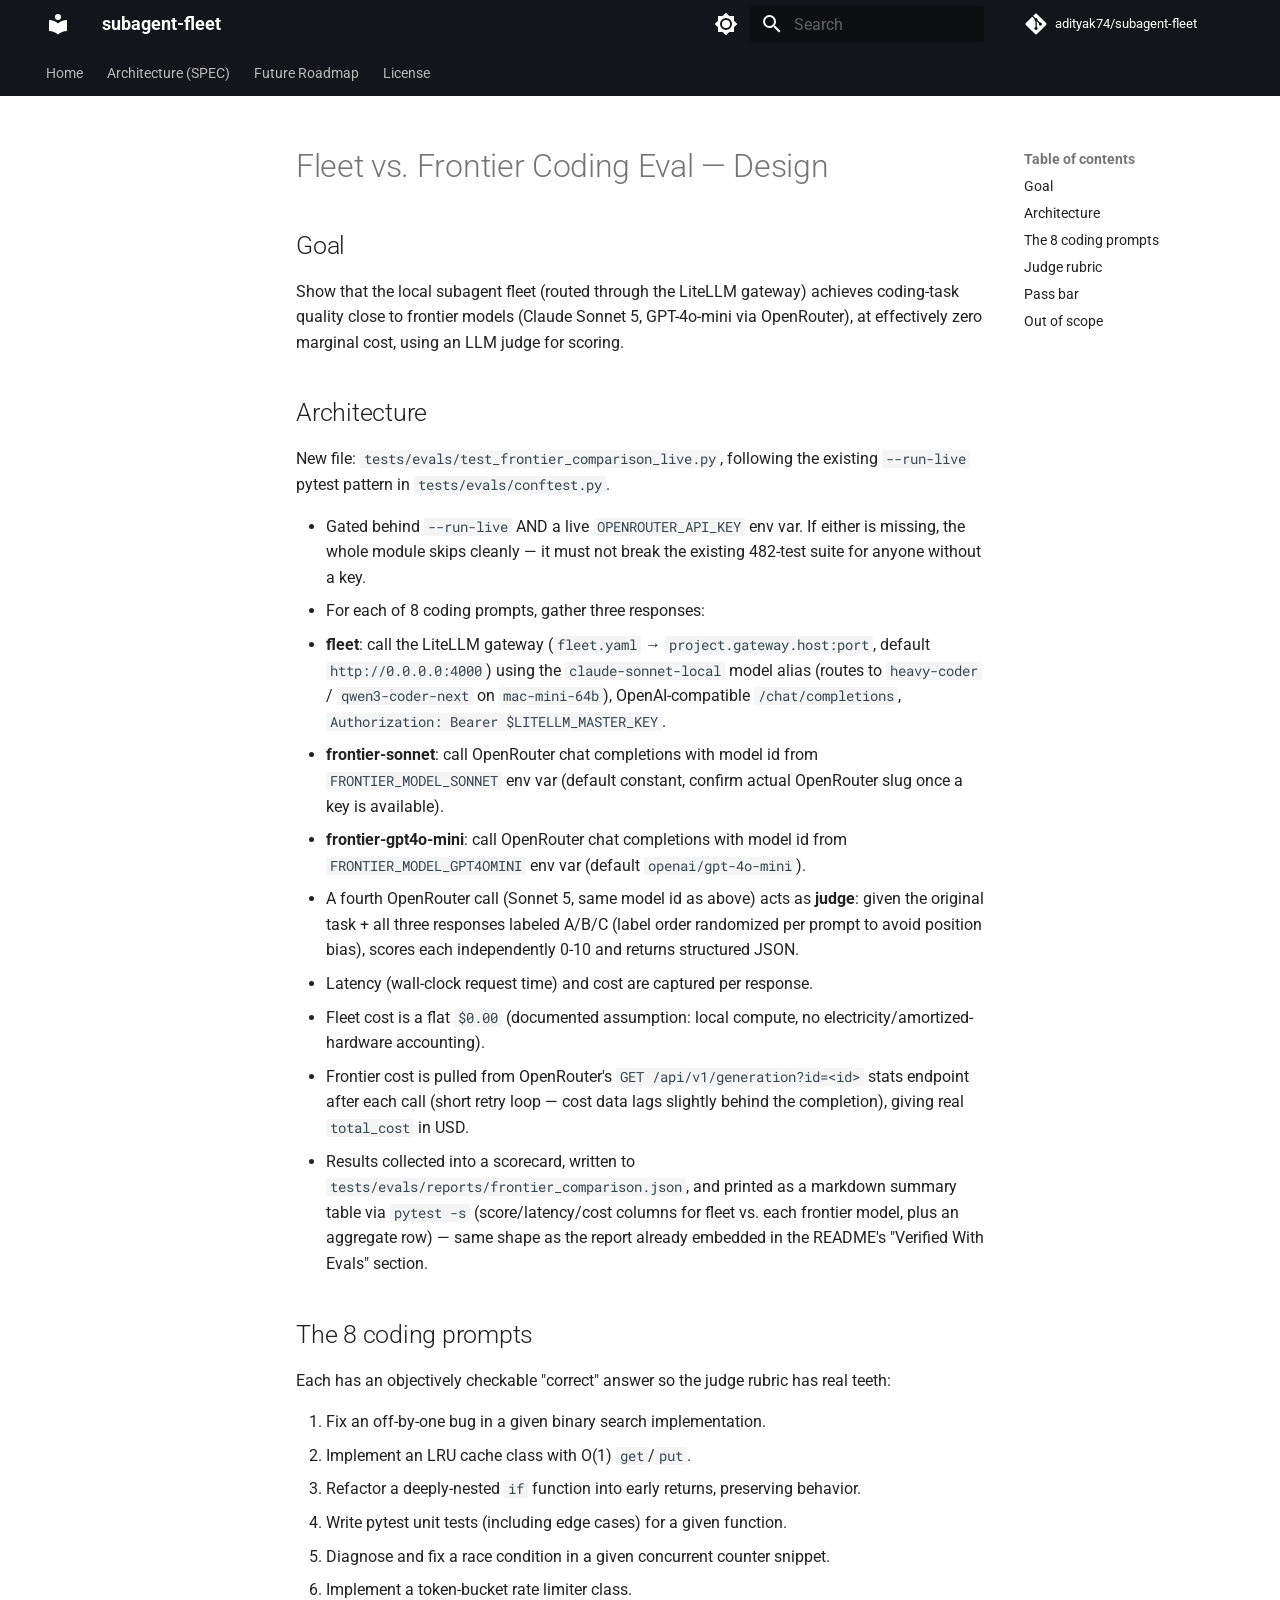
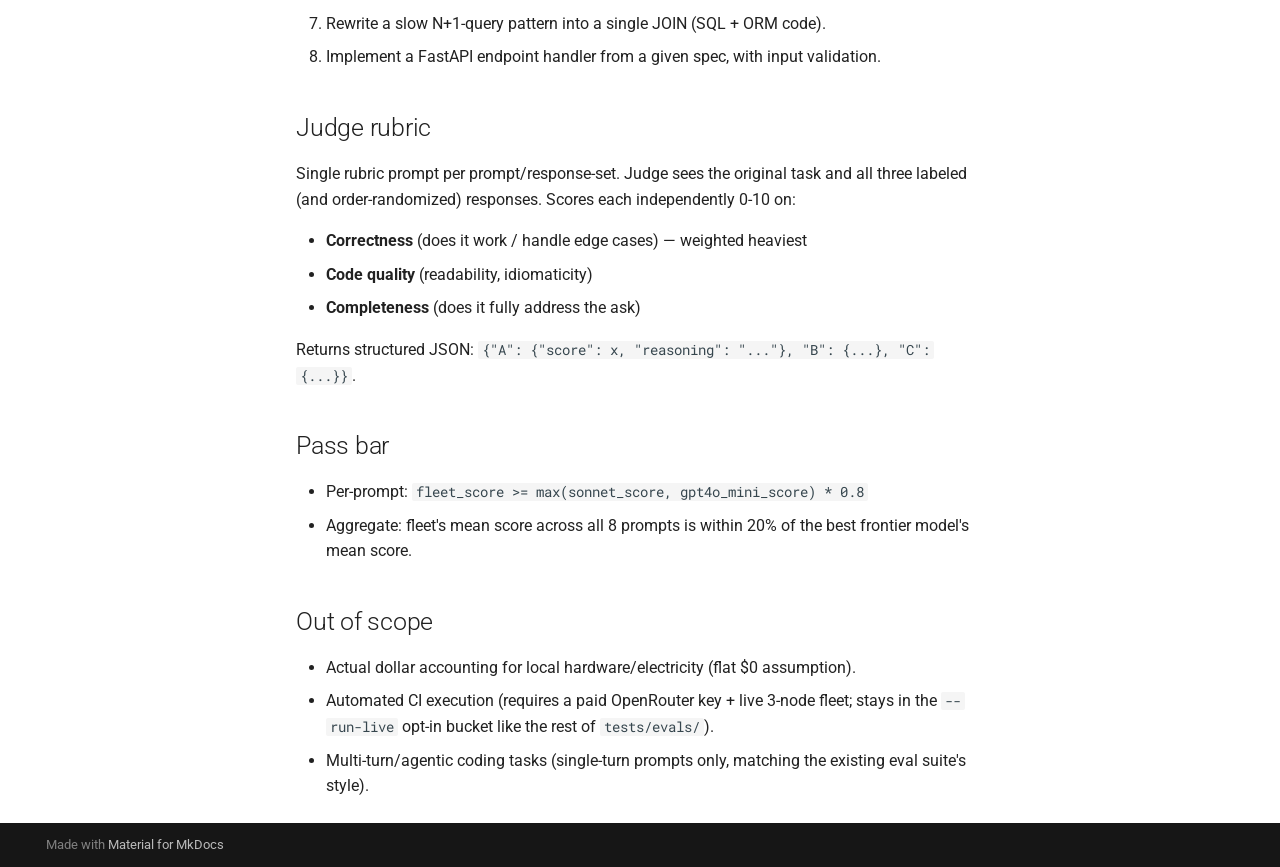
<file: superpowers/specs/2026-06-30-frontier-comparison-eval-design/index.html>
<!doctype html>
<html lang="en" class="no-js">
  <head>
    
      <meta charset="utf-8">
      <meta name="viewport" content="width=device-width,initial-scale=1">
      
        <meta name="description" content="Run Claude Code-style subagents across your local model fleet.">
      
      
      
      
      
      
        
      
      
      <link rel="icon" href="../../../assets/images/favicon.png">
      <meta name="generator" content="mkdocs-1.6.1, mkdocs-material-9.7.6">
    
    
      
        <title>Fleet vs. Frontier Coding Eval — Design - subagent-fleet</title>
      
    
    
      <link rel="stylesheet" href="../../../assets/stylesheets/main.484c7ddc.min.css">
      
        
        <link rel="stylesheet" href="../../../assets/stylesheets/palette.ab4e12ef.min.css">
      
      


    
    
      
    
    
      
        
        
        <link rel="preconnect" href="https://fonts.gstatic.com" crossorigin>
        <link rel="stylesheet" href="https://fonts.googleapis.com/css?family=Roboto:300,300i,400,400i,700,700i%7CRoboto+Mono:400,400i,700,700i&display=fallback">
        <style>:root{--md-text-font:"Roboto";--md-code-font:"Roboto Mono"}</style>
      
    
    
    <script>__md_scope=new URL("../../..",location),__md_hash=e=>[...e].reduce(((e,_)=>(e<<5)-e+_.charCodeAt(0)),0),__md_get=(e,_=localStorage,t=__md_scope)=>JSON.parse(_.getItem(t.pathname+"."+e)),__md_set=(e,_,t=localStorage,a=__md_scope)=>{try{t.setItem(a.pathname+"."+e,JSON.stringify(_))}catch(e){}}</script>
    
      

    
    
  </head>
  
  
    
    
      
    
    
    
    
    <body dir="ltr" data-md-color-scheme="default" data-md-color-primary="black" data-md-color-accent="indigo">
  
    
    <input class="md-toggle" data-md-toggle="drawer" type="checkbox" id="__drawer" autocomplete="off">
    <input class="md-toggle" data-md-toggle="search" type="checkbox" id="__search" autocomplete="off">
    <label class="md-overlay" for="__drawer"></label>
    <div data-md-component="skip">
      
        
        <a href="#fleet-vs-frontier-coding-eval-design" class="md-skip">
          Skip to content
        </a>
      
    </div>
    <div data-md-component="announce">
      
    </div>
    
    
      

<header class="md-header" data-md-component="header">
  <nav class="md-header__inner md-grid" aria-label="Header">
    <a href="../../.." title="subagent-fleet" class="md-header__button md-logo" aria-label="subagent-fleet" data-md-component="logo">
      
  
  <svg xmlns="http://www.w3.org/2000/svg" viewBox="0 0 24 24"><path d="M12 8a3 3 0 0 0 3-3 3 3 0 0 0-3-3 3 3 0 0 0-3 3 3 3 0 0 0 3 3m0 3.54C9.64 9.35 6.5 8 3 8v11c3.5 0 6.64 1.35 9 3.54 2.36-2.19 5.5-3.54 9-3.54V8c-3.5 0-6.64 1.35-9 3.54"/></svg>

    </a>
    <label class="md-header__button md-icon" for="__drawer">
      
      <svg xmlns="http://www.w3.org/2000/svg" viewBox="0 0 24 24"><path d="M3 6h18v2H3zm0 5h18v2H3zm0 5h18v2H3z"/></svg>
    </label>
    <div class="md-header__title" data-md-component="header-title">
      <div class="md-header__ellipsis">
        <div class="md-header__topic">
          <span class="md-ellipsis">
            subagent-fleet
          </span>
        </div>
        <div class="md-header__topic" data-md-component="header-topic">
          <span class="md-ellipsis">
            
              Fleet vs. Frontier Coding Eval — Design
            
          </span>
        </div>
      </div>
    </div>
    
      
        <form class="md-header__option" data-md-component="palette">
  
    
    
    
    <input class="md-option" data-md-color-media="(prefers-color-scheme: light)" data-md-color-scheme="default" data-md-color-primary="black" data-md-color-accent="indigo"  aria-label="Switch to dark mode"  type="radio" name="__palette" id="__palette_0">
    
      <label class="md-header__button md-icon" title="Switch to dark mode" for="__palette_1" hidden>
        <svg xmlns="http://www.w3.org/2000/svg" viewBox="0 0 24 24"><path d="M12 8a4 4 0 0 0-4 4 4 4 0 0 0 4 4 4 4 0 0 0 4-4 4 4 0 0 0-4-4m0 10a6 6 0 0 1-6-6 6 6 0 0 1 6-6 6 6 0 0 1 6 6 6 6 0 0 1-6 6m8-9.31V4h-4.69L12 .69 8.69 4H4v4.69L.69 12 4 15.31V20h4.69L12 23.31 15.31 20H20v-4.69L23.31 12z"/></svg>
      </label>
    
  
    
    
    
    <input class="md-option" data-md-color-media="(prefers-color-scheme: dark)" data-md-color-scheme="slate" data-md-color-primary="black" data-md-color-accent="indigo"  aria-label="Switch to light mode"  type="radio" name="__palette" id="__palette_1">
    
      <label class="md-header__button md-icon" title="Switch to light mode" for="__palette_0" hidden>
        <svg xmlns="http://www.w3.org/2000/svg" viewBox="0 0 24 24"><path d="M12 18c-.89 0-1.74-.2-2.5-.55C11.56 16.5 13 14.42 13 12s-1.44-4.5-3.5-5.45C10.26 6.2 11.11 6 12 6a6 6 0 0 1 6 6 6 6 0 0 1-6 6m8-9.31V4h-4.69L12 .69 8.69 4H4v4.69L.69 12 4 15.31V20h4.69L12 23.31 15.31 20H20v-4.69L23.31 12z"/></svg>
      </label>
    
  
</form>
      
    
    
      <script>var palette=__md_get("__palette");if(palette&&palette.color){if("(prefers-color-scheme)"===palette.color.media){var media=matchMedia("(prefers-color-scheme: light)"),input=document.querySelector(media.matches?"[data-md-color-media='(prefers-color-scheme: light)']":"[data-md-color-media='(prefers-color-scheme: dark)']");palette.color.media=input.getAttribute("data-md-color-media"),palette.color.scheme=input.getAttribute("data-md-color-scheme"),palette.color.primary=input.getAttribute("data-md-color-primary"),palette.color.accent=input.getAttribute("data-md-color-accent")}for(var[key,value]of Object.entries(palette.color))document.body.setAttribute("data-md-color-"+key,value)}</script>
    
    
    
      
      
        <label class="md-header__button md-icon" for="__search">
          
          <svg xmlns="http://www.w3.org/2000/svg" viewBox="0 0 24 24"><path d="M9.5 3A6.5 6.5 0 0 1 16 9.5c0 1.61-.59 3.09-1.56 4.23l.27.27h.79l5 5-1.5 1.5-5-5v-.79l-.27-.27A6.52 6.52 0 0 1 9.5 16 6.5 6.5 0 0 1 3 9.5 6.5 6.5 0 0 1 9.5 3m0 2C7 5 5 7 5 9.5S7 14 9.5 14 14 12 14 9.5 12 5 9.5 5"/></svg>
        </label>
        <div class="md-search" data-md-component="search" role="dialog">
  <label class="md-search__overlay" for="__search"></label>
  <div class="md-search__inner" role="search">
    <form class="md-search__form" name="search">
      <input type="text" class="md-search__input" name="query" aria-label="Search" placeholder="Search" autocapitalize="off" autocorrect="off" autocomplete="off" spellcheck="false" data-md-component="search-query" required>
      <label class="md-search__icon md-icon" for="__search">
        
        <svg xmlns="http://www.w3.org/2000/svg" viewBox="0 0 24 24"><path d="M9.5 3A6.5 6.5 0 0 1 16 9.5c0 1.61-.59 3.09-1.56 4.23l.27.27h.79l5 5-1.5 1.5-5-5v-.79l-.27-.27A6.52 6.52 0 0 1 9.5 16 6.5 6.5 0 0 1 3 9.5 6.5 6.5 0 0 1 9.5 3m0 2C7 5 5 7 5 9.5S7 14 9.5 14 14 12 14 9.5 12 5 9.5 5"/></svg>
        
        <svg xmlns="http://www.w3.org/2000/svg" viewBox="0 0 24 24"><path d="M20 11v2H8l5.5 5.5-1.42 1.42L4.16 12l7.92-7.92L13.5 5.5 8 11z"/></svg>
      </label>
      <nav class="md-search__options" aria-label="Search">
        
        <button type="reset" class="md-search__icon md-icon" title="Clear" aria-label="Clear" tabindex="-1">
          
          <svg xmlns="http://www.w3.org/2000/svg" viewBox="0 0 24 24"><path d="M19 6.41 17.59 5 12 10.59 6.41 5 5 6.41 10.59 12 5 17.59 6.41 19 12 13.41 17.59 19 19 17.59 13.41 12z"/></svg>
        </button>
      </nav>
      
        <div class="md-search__suggest" data-md-component="search-suggest"></div>
      
    </form>
    <div class="md-search__output">
      <div class="md-search__scrollwrap" tabindex="0" data-md-scrollfix>
        <div class="md-search-result" data-md-component="search-result">
          <div class="md-search-result__meta">
            Initializing search
          </div>
          <ol class="md-search-result__list" role="presentation"></ol>
        </div>
      </div>
    </div>
  </div>
</div>
      
    
    
      <div class="md-header__source">
        <a href="https://github.com/adityak74/subagent-fleet" title="Go to repository" class="md-source" data-md-component="source">
  <div class="md-source__icon md-icon">
    
    <svg xmlns="http://www.w3.org/2000/svg" viewBox="0 0 448 512"><!--! Font Awesome Free 7.1.0 by @fontawesome - https://fontawesome.com License - https://fontawesome.com/license/free (Icons: CC BY 4.0, Fonts: SIL OFL 1.1, Code: MIT License) Copyright 2025 Fonticons, Inc.--><path d="M439.6 236.1 244 40.5c-5.4-5.5-12.8-8.5-20.4-8.5s-15 3-20.4 8.4L162.5 81l51.5 51.5c27.1-9.1 52.7 16.8 43.4 43.7l49.7 49.7c34.2-11.8 61.2 31 35.5 56.7-26.5 26.5-70.2-2.9-56-37.3L240.3 199v121.9c25.3 12.5 22.3 41.8 9.1 55-6.4 6.4-15.2 10.1-24.3 10.1s-17.8-3.6-24.3-10.1c-17.6-17.6-11.1-46.9 11.2-56v-123c-20.8-8.5-24.6-30.7-18.6-45L142.6 101 8.5 235.1C3 240.6 0 247.9 0 255.5s3 15 8.5 20.4l195.6 195.7c5.4 5.4 12.7 8.4 20.4 8.4s15-3 20.4-8.4l194.7-194.7c5.4-5.4 8.4-12.8 8.4-20.4s-3-15-8.4-20.4"/></svg>
  </div>
  <div class="md-source__repository">
    adityak74/subagent-fleet
  </div>
</a>
      </div>
    
  </nav>
  
</header>
    
    <div class="md-container" data-md-component="container">
      
      
        
          
            
<nav class="md-tabs" aria-label="Tabs" data-md-component="tabs">
  <div class="md-grid">
    <ul class="md-tabs__list">
      
        
  
  
  
  
    <li class="md-tabs__item">
      <a href="../../.." class="md-tabs__link">
        
  
  
    
  
  Home

      </a>
    </li>
  

      
        
  
  
  
  
    <li class="md-tabs__item">
      <a href="../../../spec/" class="md-tabs__link">
        
  
  
    
  
  Architecture (SPEC)

      </a>
    </li>
  

      
        
  
  
  
  
    <li class="md-tabs__item">
      <a href="../../../roadmap/" class="md-tabs__link">
        
  
  
    
  
  Future Roadmap

      </a>
    </li>
  

      
        
  
  
  
  
    <li class="md-tabs__item">
      <a href="../../../LICENSE/" class="md-tabs__link">
        
  
  
    
  
  License

      </a>
    </li>
  

      
    </ul>
  </div>
</nav>
          
        
      
      <main class="md-main" data-md-component="main">
        <div class="md-main__inner md-grid">
          
            
              
              <div class="md-sidebar md-sidebar--primary" data-md-component="sidebar" data-md-type="navigation" >
                <div class="md-sidebar__scrollwrap">
                  <div class="md-sidebar__inner">
                    


  


<nav class="md-nav md-nav--primary md-nav--lifted" aria-label="Navigation" data-md-level="0">
  <label class="md-nav__title" for="__drawer">
    <a href="../../.." title="subagent-fleet" class="md-nav__button md-logo" aria-label="subagent-fleet" data-md-component="logo">
      
  
  <svg xmlns="http://www.w3.org/2000/svg" viewBox="0 0 24 24"><path d="M12 8a3 3 0 0 0 3-3 3 3 0 0 0-3-3 3 3 0 0 0-3 3 3 3 0 0 0 3 3m0 3.54C9.64 9.35 6.5 8 3 8v11c3.5 0 6.64 1.35 9 3.54 2.36-2.19 5.5-3.54 9-3.54V8c-3.5 0-6.64 1.35-9 3.54"/></svg>

    </a>
    subagent-fleet
  </label>
  
    <div class="md-nav__source">
      <a href="https://github.com/adityak74/subagent-fleet" title="Go to repository" class="md-source" data-md-component="source">
  <div class="md-source__icon md-icon">
    
    <svg xmlns="http://www.w3.org/2000/svg" viewBox="0 0 448 512"><!--! Font Awesome Free 7.1.0 by @fontawesome - https://fontawesome.com License - https://fontawesome.com/license/free (Icons: CC BY 4.0, Fonts: SIL OFL 1.1, Code: MIT License) Copyright 2025 Fonticons, Inc.--><path d="M439.6 236.1 244 40.5c-5.4-5.5-12.8-8.5-20.4-8.5s-15 3-20.4 8.4L162.5 81l51.5 51.5c27.1-9.1 52.7 16.8 43.4 43.7l49.7 49.7c34.2-11.8 61.2 31 35.5 56.7-26.5 26.5-70.2-2.9-56-37.3L240.3 199v121.9c25.3 12.5 22.3 41.8 9.1 55-6.4 6.4-15.2 10.1-24.3 10.1s-17.8-3.6-24.3-10.1c-17.6-17.6-11.1-46.9 11.2-56v-123c-20.8-8.5-24.6-30.7-18.6-45L142.6 101 8.5 235.1C3 240.6 0 247.9 0 255.5s3 15 8.5 20.4l195.6 195.7c5.4 5.4 12.7 8.4 20.4 8.4s15-3 20.4-8.4l194.7-194.7c5.4-5.4 8.4-12.8 8.4-20.4s-3-15-8.4-20.4"/></svg>
  </div>
  <div class="md-source__repository">
    adityak74/subagent-fleet
  </div>
</a>
    </div>
  
  <ul class="md-nav__list" data-md-scrollfix>
    
      
      
  
  
  
  
    <li class="md-nav__item">
      <a href="../../.." class="md-nav__link">
        
  
  
  <span class="md-ellipsis">
    
  
    Home
  

    
  </span>
  
  

      </a>
    </li>
  

    
      
      
  
  
  
  
    <li class="md-nav__item">
      <a href="../../../spec/" class="md-nav__link">
        
  
  
  <span class="md-ellipsis">
    
  
    Architecture (SPEC)
  

    
  </span>
  
  

      </a>
    </li>
  

    
      
      
  
  
  
  
    <li class="md-nav__item">
      <a href="../../../roadmap/" class="md-nav__link">
        
  
  
  <span class="md-ellipsis">
    
  
    Future Roadmap
  

    
  </span>
  
  

      </a>
    </li>
  

    
      
      
  
  
  
  
    <li class="md-nav__item">
      <a href="../../../LICENSE/" class="md-nav__link">
        
  
  
  <span class="md-ellipsis">
    
  
    License
  

    
  </span>
  
  

      </a>
    </li>
  

    
  </ul>
</nav>
                  </div>
                </div>
              </div>
            
            
              
              <div class="md-sidebar md-sidebar--secondary" data-md-component="sidebar" data-md-type="toc" >
                <div class="md-sidebar__scrollwrap">
                  <div class="md-sidebar__inner">
                    

<nav class="md-nav md-nav--secondary" aria-label="Table of contents">
  
  
  
    
  
  
    <label class="md-nav__title" for="__toc">
      <span class="md-nav__icon md-icon"></span>
      Table of contents
    </label>
    <ul class="md-nav__list" data-md-component="toc" data-md-scrollfix>
      
        <li class="md-nav__item">
  <a href="#goal" class="md-nav__link">
    <span class="md-ellipsis">
      
        Goal
      
    </span>
  </a>
  
</li>
      
        <li class="md-nav__item">
  <a href="#architecture" class="md-nav__link">
    <span class="md-ellipsis">
      
        Architecture
      
    </span>
  </a>
  
</li>
      
        <li class="md-nav__item">
  <a href="#the-8-coding-prompts" class="md-nav__link">
    <span class="md-ellipsis">
      
        The 8 coding prompts
      
    </span>
  </a>
  
</li>
      
        <li class="md-nav__item">
  <a href="#judge-rubric" class="md-nav__link">
    <span class="md-ellipsis">
      
        Judge rubric
      
    </span>
  </a>
  
</li>
      
        <li class="md-nav__item">
  <a href="#pass-bar" class="md-nav__link">
    <span class="md-ellipsis">
      
        Pass bar
      
    </span>
  </a>
  
</li>
      
        <li class="md-nav__item">
  <a href="#out-of-scope" class="md-nav__link">
    <span class="md-ellipsis">
      
        Out of scope
      
    </span>
  </a>
  
</li>
      
    </ul>
  
</nav>
                  </div>
                </div>
              </div>
            
          
          
            <div class="md-content" data-md-component="content">
              
              <article class="md-content__inner md-typeset">
                
                  


  
  


<h1 id="fleet-vs-frontier-coding-eval-design">Fleet vs. Frontier Coding Eval — Design</h1>
<h2 id="goal">Goal</h2>
<p>Show that the local subagent fleet (routed through the LiteLLM gateway) achieves
coding-task quality close to frontier models (Claude Sonnet 5, GPT-4o-mini via
OpenRouter), at effectively zero marginal cost, using an LLM judge for scoring.</p>
<h2 id="architecture">Architecture</h2>
<p>New file: <code>tests/evals/test_frontier_comparison_live.py</code>, following the existing
<code>--run-live</code> pytest pattern in <code>tests/evals/conftest.py</code>.</p>
<ul>
<li>Gated behind <code>--run-live</code> AND a live <code>OPENROUTER_API_KEY</code> env var. If either is
  missing, the whole module skips cleanly — it must not break the existing
  482-test suite for anyone without a key.</li>
<li>For each of 8 coding prompts, gather three responses:</li>
<li><strong>fleet</strong>: call the LiteLLM gateway (<code>fleet.yaml</code> → <code>project.gateway.host:port</code>,
    default <code>http://0.0.0.0:4000</code>) using the <code>claude-sonnet-local</code> model alias
    (routes to <code>heavy-coder</code> / <code>qwen3-coder-next</code> on <code>mac-mini-64b</code>), OpenAI-compatible
    <code>/chat/completions</code>, <code>Authorization: Bearer $LITELLM_MASTER_KEY</code>.</li>
<li><strong>frontier-sonnet</strong>: call OpenRouter chat completions with model id from
    <code>FRONTIER_MODEL_SONNET</code> env var (default constant, confirm actual OpenRouter
    slug once a key is available).</li>
<li><strong>frontier-gpt4o-mini</strong>: call OpenRouter chat completions with model id from
    <code>FRONTIER_MODEL_GPT4OMINI</code> env var (default <code>openai/gpt-4o-mini</code>).</li>
<li>A fourth OpenRouter call (Sonnet 5, same model id as above) acts as <strong>judge</strong>:
  given the original task + all three responses labeled A/B/C (label order
  randomized per prompt to avoid position bias), scores each independently
  0-10 and returns structured JSON.</li>
<li>Latency (wall-clock request time) and cost are captured per response.</li>
<li>Fleet cost is a flat <code>$0.00</code> (documented assumption: local compute, no
    electricity/amortized-hardware accounting).</li>
<li>Frontier cost is pulled from OpenRouter's <code>GET /api/v1/generation?id=&lt;id&gt;</code>
    stats endpoint after each call (short retry loop — cost data lags slightly
    behind the completion), giving real <code>total_cost</code> in USD.</li>
<li>Results collected into a scorecard, written to
  <code>tests/evals/reports/frontier_comparison.json</code>, and printed as a markdown
  summary table via <code>pytest -s</code> (score/latency/cost columns for fleet vs. each
  frontier model, plus an aggregate row) — same shape as the report already
  embedded in the README's "Verified With Evals" section.</li>
</ul>
<h2 id="the-8-coding-prompts">The 8 coding prompts</h2>
<p>Each has an objectively checkable "correct" answer so the judge rubric has
real teeth:</p>
<ol>
<li>Fix an off-by-one bug in a given binary search implementation.</li>
<li>Implement an LRU cache class with O(1) <code>get</code>/<code>put</code>.</li>
<li>Refactor a deeply-nested <code>if</code> function into early returns, preserving behavior.</li>
<li>Write pytest unit tests (including edge cases) for a given function.</li>
<li>Diagnose and fix a race condition in a given concurrent counter snippet.</li>
<li>Implement a token-bucket rate limiter class.</li>
<li>Rewrite a slow N+1-query pattern into a single JOIN (SQL + ORM code).</li>
<li>Implement a FastAPI endpoint handler from a given spec, with input validation.</li>
</ol>
<h2 id="judge-rubric">Judge rubric</h2>
<p>Single rubric prompt per prompt/response-set. Judge sees the original task and
all three labeled (and order-randomized) responses. Scores each independently
0-10 on:</p>
<ul>
<li><strong>Correctness</strong> (does it work / handle edge cases) — weighted heaviest</li>
<li><strong>Code quality</strong> (readability, idiomaticity)</li>
<li><strong>Completeness</strong> (does it fully address the ask)</li>
</ul>
<p>Returns structured JSON: <code>{"A": {"score": x, "reasoning": "..."}, "B": {...}, "C": {...}}</code>.</p>
<h2 id="pass-bar">Pass bar</h2>
<ul>
<li>Per-prompt: <code>fleet_score &gt;= max(sonnet_score, gpt4o_mini_score) * 0.8</code></li>
<li>Aggregate: fleet's mean score across all 8 prompts is within 20% of the best
  frontier model's mean score.</li>
</ul>
<h2 id="out-of-scope">Out of scope</h2>
<ul>
<li>Actual dollar accounting for local hardware/electricity (flat $0 assumption).</li>
<li>Automated CI execution (requires a paid OpenRouter key + live 3-node fleet;
  stays in the <code>--run-live</code> opt-in bucket like the rest of <code>tests/evals/</code>).</li>
<li>Multi-turn/agentic coding tasks (single-turn prompts only, matching the
  existing eval suite's style).</li>
</ul>












                
              </article>
            </div>
          
          
<script>var target=document.getElementById(location.hash.slice(1));target&&target.name&&(target.checked=target.name.startsWith("__tabbed_"))</script>
        </div>
        
          <button type="button" class="md-top md-icon" data-md-component="top" hidden>
  
  <svg xmlns="http://www.w3.org/2000/svg" viewBox="0 0 24 24"><path d="M13 20h-2V8l-5.5 5.5-1.42-1.42L12 4.16l7.92 7.92-1.42 1.42L13 8z"/></svg>
  Back to top
</button>
        
      </main>
      
        <footer class="md-footer">
  
  <div class="md-footer-meta md-typeset">
    <div class="md-footer-meta__inner md-grid">
      <div class="md-copyright">
  
  
    Made with
    <a href="https://squidfunk.github.io/mkdocs-material/" target="_blank" rel="noopener">
      Material for MkDocs
    </a>
  
</div>
      
    </div>
  </div>
</footer>
      
    </div>
    <div class="md-dialog" data-md-component="dialog">
      <div class="md-dialog__inner md-typeset"></div>
    </div>
    
    
    
      
      
      <script id="__config" type="application/json">{"annotate": null, "base": "../../..", "features": ["navigation.tabs", "navigation.sections", "navigation.top", "search.suggest", "search.highlight", "content.code.copy"], "search": "../../../assets/javascripts/workers/search.2c215733.min.js", "tags": null, "translations": {"clipboard.copied": "Copied to clipboard", "clipboard.copy": "Copy to clipboard", "search.result.more.one": "1 more on this page", "search.result.more.other": "# more on this page", "search.result.none": "No matching documents", "search.result.one": "1 matching document", "search.result.other": "# matching documents", "search.result.placeholder": "Type to start searching", "search.result.term.missing": "Missing", "select.version": "Select version"}, "version": null}</script>
    
    
      <script src="../../../assets/javascripts/bundle.79ae519e.min.js"></script>
      
    
  </body>
</html>
</file>
<file: assets/stylesheets/main.484c7ddc.min.css>
@charset "UTF-8";html{-webkit-text-size-adjust:none;-moz-text-size-adjust:none;text-size-adjust:none;box-sizing:border-box}*,:after,:before{box-sizing:inherit}@media (prefers-reduced-motion){*,:after,:before{transition:none!important}}body{margin:0}a,button,input,label{-webkit-tap-highlight-color:transparent}a{color:inherit;text-decoration:none}hr{border:0;box-sizing:initial;display:block;height:.05rem;overflow:visible;padding:0}small{font-size:80%}sub,sup{line-height:1em}img{border-style:none}table{border-collapse:initial;border-spacing:0}td,th{font-weight:400;vertical-align:top}button{background:#0000;border:0;font-family:inherit;font-size:inherit;margin:0;padding:0}input{border:0;outline:none}:root{--md-primary-fg-color:#4051b5;--md-primary-fg-color--light:#5d6cc0;--md-primary-fg-color--dark:#303fa1;--md-primary-bg-color:#fff;--md-primary-bg-color--light:#ffffffb3;--md-accent-fg-color:#526cfe;--md-accent-fg-color--transparent:#526cfe1a;--md-accent-bg-color:#fff;--md-accent-bg-color--light:#ffffffb3}[data-md-color-scheme=default]{color-scheme:light}[data-md-color-scheme=default] img[src$="#gh-dark-mode-only"],[data-md-color-scheme=default] img[src$="#only-dark"]{display:none}:root,[data-md-color-scheme=default]{--md-hue:225deg;--md-default-fg-color:#000000de;--md-default-fg-color--light:#0000008a;--md-default-fg-color--lighter:#00000052;--md-default-fg-color--lightest:#00000012;--md-default-bg-color:#fff;--md-default-bg-color--light:#ffffffb3;--md-default-bg-color--lighter:#ffffff4d;--md-default-bg-color--lightest:#ffffff1f;--md-code-fg-color:#36464e;--md-code-bg-color:#f5f5f5;--md-code-bg-color--light:#f5f5f5b3;--md-code-bg-color--lighter:#f5f5f54d;--md-code-hl-color:#4287ff;--md-code-hl-color--light:#4287ff1a;--md-code-hl-number-color:#d52a2a;--md-code-hl-special-color:#db1457;--md-code-hl-function-color:#a846b9;--md-code-hl-constant-color:#6e59d9;--md-code-hl-keyword-color:#3f6ec6;--md-code-hl-string-color:#1c7d4d;--md-code-hl-name-color:var(--md-code-fg-color);--md-code-hl-operator-color:var(--md-default-fg-color--light);--md-code-hl-punctuation-color:var(--md-default-fg-color--light);--md-code-hl-comment-color:var(--md-default-fg-color--light);--md-code-hl-generic-color:var(--md-default-fg-color--light);--md-code-hl-variable-color:var(--md-default-fg-color--light);--md-typeset-color:var(--md-default-fg-color);--md-typeset-a-color:var(--md-primary-fg-color);--md-typeset-del-color:#f5503d26;--md-typeset-ins-color:#0bd57026;--md-typeset-kbd-color:#fafafa;--md-typeset-kbd-accent-color:#fff;--md-typeset-kbd-border-color:#b8b8b8;--md-typeset-mark-color:#ffff0080;--md-typeset-table-color:#0000001f;--md-typeset-table-color--light:rgba(0,0,0,.035);--md-admonition-fg-color:var(--md-default-fg-color);--md-admonition-bg-color:var(--md-default-bg-color);--md-warning-fg-color:#000000de;--md-warning-bg-color:#ff9;--md-footer-fg-color:#fff;--md-footer-fg-color--light:#ffffffb3;--md-footer-fg-color--lighter:#ffffff73;--md-footer-bg-color:#000000de;--md-footer-bg-color--dark:#00000052;--md-shadow-z1:0 0.2rem 0.5rem #0000000d,0 0 0.05rem #0000001a;--md-shadow-z2:0 0.2rem 0.5rem #0000001a,0 0 0.05rem #00000040;--md-shadow-z3:0 0.2rem 0.5rem #0003,0 0 0.05rem #00000059}.md-icon svg{fill:currentcolor;display:block;height:1.2rem;width:1.2rem}body{-webkit-font-smoothing:antialiased;-moz-osx-font-smoothing:grayscale;--md-text-font-family:var(--md-text-font,_),-apple-system,BlinkMacSystemFont,Helvetica,Arial,sans-serif;--md-code-font-family:var(--md-code-font,_),SFMono-Regular,Consolas,Menlo,monospace}aside,body,input{font-feature-settings:"kern","liga";color:var(--md-typeset-color);font-family:var(--md-text-font-family)}code,kbd,pre{font-feature-settings:"kern";font-family:var(--md-code-font-family)}:root{--md-typeset-table-sort-icon:url('data:image/svg+xml;charset=utf-8,<svg xmlns="http://www.w3.org/2000/svg" viewBox="0 0 24 24"><path d="m18 21-4-4h3V7h-3l4-4 4 4h-3v10h3M2 19v-2h10v2M2 13v-2h7v2M2 7V5h4v2z"/></svg>');--md-typeset-table-sort-icon--asc:url('data:image/svg+xml;charset=utf-8,<svg xmlns="http://www.w3.org/2000/svg" viewBox="0 0 24 24"><path d="M19 17h3l-4 4-4-4h3V3h2M2 17h10v2H2M6 5v2H2V5m0 6h7v2H2z"/></svg>');--md-typeset-table-sort-icon--desc:url('data:image/svg+xml;charset=utf-8,<svg xmlns="http://www.w3.org/2000/svg" viewBox="0 0 24 24"><path d="M19 7h3l-4-4-4 4h3v14h2M2 17h10v2H2M6 5v2H2V5m0 6h7v2H2z"/></svg>')}.md-typeset{-webkit-print-color-adjust:exact;color-adjust:exact;font-size:.8rem;line-height:1.6;overflow-wrap:break-word}@media print{.md-typeset{font-size:.68rem}}.md-typeset blockquote,.md-typeset dl,.md-typeset figure,.md-typeset ol,.md-typeset pre,.md-typeset ul{margin-bottom:1em;margin-top:1em}.md-typeset h1{color:var(--md-default-fg-color--light);font-size:2em;line-height:1.3;margin:0 0 1.25em}.md-typeset h1,.md-typeset h2{font-weight:300;letter-spacing:-.01em}.md-typeset h2{font-size:1.5625em;line-height:1.4;margin:1.6em 0 .64em}.md-typeset h3{font-size:1.25em;font-weight:400;letter-spacing:-.01em;line-height:1.5;margin:1.6em 0 .8em}.md-typeset h2+h3{margin-top:.8em}.md-typeset h4{font-weight:700;letter-spacing:-.01em;margin:1em 0}.md-typeset h5,.md-typeset h6{color:var(--md-default-fg-color--light);font-size:.8em;font-weight:700;letter-spacing:-.01em;margin:1.25em 0}.md-typeset h5{text-transform:uppercase}.md-typeset h5 code{text-transform:none}.md-typeset hr{border-bottom:.05rem solid var(--md-default-fg-color--lightest);display:flow-root;margin:1.5em 0}.md-typeset a{color:var(--md-typeset-a-color);word-break:break-word}.md-typeset a,.md-typeset a:before{transition:color 125ms}.md-typeset a:focus,.md-typeset a:hover{color:var(--md-accent-fg-color)}.md-typeset a:focus code,.md-typeset a:hover code{background-color:var(--md-accent-fg-color--transparent);color:var(--md-accent-fg-color)}.md-typeset a code{color:var(--md-typeset-a-color)}.md-typeset a.focus-visible{outline-color:var(--md-accent-fg-color);outline-offset:.2rem}.md-typeset code,.md-typeset kbd,.md-typeset pre{color:var(--md-code-fg-color);direction:ltr;font-variant-ligatures:none;transition:background-color 125ms}@media print{.md-typeset code,.md-typeset kbd,.md-typeset pre{white-space:pre-wrap}}.md-typeset code{background-color:var(--md-code-bg-color);border-radius:.1rem;-webkit-box-decoration-break:clone;box-decoration-break:clone;font-size:.85em;padding:0 .2941176471em;transition:color 125ms,background-color 125ms;word-break:break-word}.md-typeset code:not(.focus-visible){-webkit-tap-highlight-color:transparent;outline:none}.md-typeset pre{display:flow-root;line-height:1.4;position:relative}.md-typeset pre>code{-webkit-box-decoration-break:slice;box-decoration-break:slice;box-shadow:none;display:block;margin:0;outline-color:var(--md-accent-fg-color);overflow:auto;padding:.7720588235em 1.1764705882em;scrollbar-color:var(--md-default-fg-color--lighter) #0000;scrollbar-width:thin;touch-action:auto;word-break:normal}.md-typeset pre>code:hover{scrollbar-color:var(--md-accent-fg-color) #0000}.md-typeset pre>code::-webkit-scrollbar{height:.2rem;width:.2rem}.md-typeset pre>code::-webkit-scrollbar-thumb{background-color:var(--md-default-fg-color--lighter)}.md-typeset pre>code::-webkit-scrollbar-thumb:hover{background-color:var(--md-accent-fg-color)}.md-typeset kbd{background-color:var(--md-typeset-kbd-color);border-radius:.1rem;box-shadow:0 .1rem 0 .05rem var(--md-typeset-kbd-border-color),0 .1rem 0 var(--md-typeset-kbd-border-color),0 -.1rem .2rem var(--md-typeset-kbd-accent-color) inset;color:var(--md-default-fg-color);display:inline-block;font-size:.75em;padding:0 .6666666667em;vertical-align:text-top;word-break:break-word}.md-typeset mark{background-color:var(--md-typeset-mark-color);-webkit-box-decoration-break:clone;box-decoration-break:clone;color:inherit;word-break:break-word}.md-typeset abbr{cursor:help;text-decoration:none}.md-typeset [data-preview],.md-typeset abbr{border-bottom:.05rem dotted var(--md-default-fg-color--light)}.md-typeset small{opacity:.75}[dir=ltr] .md-typeset sub,[dir=ltr] .md-typeset sup{margin-left:.078125em}[dir=rtl] .md-typeset sub,[dir=rtl] .md-typeset sup{margin-right:.078125em}[dir=ltr] .md-typeset blockquote{padding-left:.6rem}[dir=rtl] .md-typeset blockquote{padding-right:.6rem}[dir=ltr] .md-typeset blockquote{border-left:.2rem solid var(--md-default-fg-color--lighter)}[dir=rtl] .md-typeset blockquote{border-right:.2rem solid var(--md-default-fg-color--lighter)}.md-typeset blockquote{color:var(--md-default-fg-color--light);margin-left:0;margin-right:0}.md-typeset ul{list-style-type:disc}.md-typeset ul[type]{list-style-type:revert-layer}[dir=ltr] .md-typeset ol,[dir=ltr] .md-typeset ul{margin-left:.625em}[dir=rtl] .md-typeset ol,[dir=rtl] .md-typeset ul{margin-right:.625em}.md-typeset ol,.md-typeset ul{padding:0}.md-typeset ol:not([hidden]),.md-typeset ul:not([hidden]){display:flow-root}.md-typeset ol ol,.md-typeset ul ol{list-style-type:lower-alpha}.md-typeset ol ol ol,.md-typeset ul ol ol{list-style-type:lower-roman}.md-typeset ol ol ol ol,.md-typeset ul ol ol ol{list-style-type:upper-alpha}.md-typeset ol ol ol ol ol,.md-typeset ul ol ol ol ol{list-style-type:upper-roman}.md-typeset ol[type],.md-typeset ul[type]{list-style-type:revert-layer}[dir=ltr] .md-typeset ol li,[dir=ltr] .md-typeset ul li{margin-left:1.25em}[dir=rtl] .md-typeset ol li,[dir=rtl] .md-typeset ul li{margin-right:1.25em}.md-typeset ol li,.md-typeset ul li{margin-bottom:.5em}.md-typeset ol li blockquote,.md-typeset ol li p,.md-typeset ul li blockquote,.md-typeset ul li p{margin:.5em 0}.md-typeset ol li:last-child,.md-typeset ul li:last-child{margin-bottom:0}[dir=ltr] .md-typeset ol li ol,[dir=ltr] .md-typeset ol li ul,[dir=ltr] .md-typeset ul li ol,[dir=ltr] .md-typeset ul li ul{margin-left:.625em}[dir=rtl] .md-typeset ol li ol,[dir=rtl] .md-typeset ol li ul,[dir=rtl] .md-typeset ul li ol,[dir=rtl] .md-typeset ul li ul{margin-right:.625em}.md-typeset ol li ol,.md-typeset ol li ul,.md-typeset ul li ol,.md-typeset ul li ul{margin-bottom:.5em;margin-top:.5em}[dir=ltr] .md-typeset dd{margin-left:1.875em}[dir=rtl] .md-typeset dd{margin-right:1.875em}.md-typeset dd{margin-bottom:1.5em;margin-top:1em}.md-typeset img,.md-typeset svg,.md-typeset video{height:auto;max-width:100%}.md-typeset img[align=left]{margin:1em 1em 1em 0}.md-typeset img[align=right]{margin:1em 0 1em 1em}.md-typeset img[align]:only-child{margin-top:0}.md-typeset figure{display:flow-root;margin:1em auto;max-width:100%;text-align:center;width:fit-content}.md-typeset figure img{display:block;margin:0 auto}.md-typeset figcaption{font-style:italic;margin:1em auto;max-width:24rem}.md-typeset iframe{max-width:100%}.md-typeset table:not([class]){background-color:var(--md-default-bg-color);border:.05rem solid var(--md-typeset-table-color);border-radius:.1rem;display:inline-block;font-size:.64rem;max-width:100%;overflow:auto;touch-action:auto}@media print{.md-typeset table:not([class]){display:table}}.md-typeset table:not([class])+*{margin-top:1.5em}.md-typeset table:not([class]) td>:first-child,.md-typeset table:not([class]) th>:first-child{margin-top:0}.md-typeset table:not([class]) td>:last-child,.md-typeset table:not([class]) th>:last-child{margin-bottom:0}.md-typeset table:not([class]) td:not([align]),.md-typeset table:not([class]) th:not([align]){text-align:left}[dir=rtl] .md-typeset table:not([class]) td:not([align]),[dir=rtl] .md-typeset table:not([class]) th:not([align]){text-align:right}.md-typeset table:not([class]) th{font-weight:700;min-width:5rem;padding:.9375em 1.25em;vertical-align:top}.md-typeset table:not([class]) td{border-top:.05rem solid var(--md-typeset-table-color);padding:.9375em 1.25em;vertical-align:top}.md-typeset table:not([class]) tbody tr{transition:background-color 125ms}.md-typeset table:not([class]) tbody tr:hover{background-color:var(--md-typeset-table-color--light);box-shadow:0 .05rem 0 var(--md-default-bg-color) inset}.md-typeset table:not([class]) a{word-break:normal}.md-typeset table th[role=columnheader]{cursor:pointer}[dir=ltr] .md-typeset table th[role=columnheader]:after{margin-left:.5em}[dir=rtl] .md-typeset table th[role=columnheader]:after{margin-right:.5em}.md-typeset table th[role=columnheader]:after{content:"";display:inline-block;height:1.2em;-webkit-mask-image:var(--md-typeset-table-sort-icon);mask-image:var(--md-typeset-table-sort-icon);-webkit-mask-repeat:no-repeat;mask-repeat:no-repeat;-webkit-mask-size:contain;mask-size:contain;transition:background-color 125ms;vertical-align:text-bottom;width:1.2em}.md-typeset table th[role=columnheader]:hover:after{background-color:var(--md-default-fg-color--lighter)}.md-typeset table th[role=columnheader][aria-sort=ascending]:after{background-color:var(--md-default-fg-color--light);-webkit-mask-image:var(--md-typeset-table-sort-icon--asc);mask-image:var(--md-typeset-table-sort-icon--asc)}.md-typeset table th[role=columnheader][aria-sort=descending]:after{background-color:var(--md-default-fg-color--light);-webkit-mask-image:var(--md-typeset-table-sort-icon--desc);mask-image:var(--md-typeset-table-sort-icon--desc)}.md-typeset__scrollwrap{margin:1em -.8rem;overflow-x:auto;touch-action:auto}.md-typeset__table{display:inline-block;margin-bottom:.5em;padding:0 .8rem}@media print{.md-typeset__table{display:block}}html .md-typeset__table table{display:table;margin:0;overflow:hidden;width:100%}@media screen and (max-width:44.984375em){.md-content__inner>pre{margin:1em -.8rem}.md-content__inner>pre code{border-radius:0}}.md-typeset .md-author{border-radius:100%;display:block;flex-shrink:0;height:1.6rem;overflow:hidden;position:relative;transition:color 125ms,transform 125ms;width:1.6rem}.md-typeset .md-author img{display:block}.md-typeset .md-author--more{background:var(--md-default-fg-color--lightest);color:var(--md-default-fg-color--lighter);font-size:.6rem;font-weight:700;line-height:1.6rem;text-align:center}.md-typeset .md-author--long{height:2.4rem;width:2.4rem}.md-typeset a.md-author{transform:scale(1)}.md-typeset a.md-author img{border-radius:100%;filter:grayscale(100%) opacity(75%);transition:filter 125ms}.md-typeset a.md-author:focus,.md-typeset a.md-author:hover{transform:scale(1.1);z-index:1}.md-typeset a.md-author:focus img,.md-typeset a.md-author:hover img{filter:grayscale(0)}.md-banner{background-color:var(--md-footer-bg-color);color:var(--md-footer-fg-color);overflow:auto}@media print{.md-banner{display:none}}.md-banner--warning{background-color:var(--md-warning-bg-color);color:var(--md-warning-fg-color)}.md-banner__inner{font-size:.7rem;margin:.6rem auto;padding:0 .8rem}[dir=ltr] .md-banner__button{float:right}[dir=rtl] .md-banner__button{float:left}.md-banner__button{color:inherit;cursor:pointer;transition:opacity .25s}.no-js .md-banner__button{display:none}.md-banner__button:hover{opacity:.7}html{font-size:125%;height:100%;overflow-x:hidden}@media screen and (min-width:100em){html{font-size:137.5%}}@media screen and (min-width:125em){html{font-size:150%}}body{background-color:var(--md-default-bg-color);display:flex;flex-direction:column;font-size:.5rem;min-height:100%;position:relative;width:100%}@media print{body{display:block}}@media screen and (max-width:59.984375em){body[data-md-scrolllock]{position:fixed}}.md-grid{margin-left:auto;margin-right:auto;max-width:61rem}.md-container{display:flex;flex-direction:column;flex-grow:1}@media print{.md-container{display:block}}.md-main{flex-grow:1}.md-main__inner{display:flex;height:100%;margin-top:1.5rem}.md-ellipsis{overflow:hidden;text-overflow:ellipsis}.md-toggle{display:none}.md-option{height:0;opacity:0;position:absolute;width:0}.md-option:checked+label:not([hidden]){display:block}.md-option.focus-visible+label{outline-color:var(--md-accent-fg-color);outline-style:auto}.md-skip{background-color:var(--md-default-fg-color);border-radius:.1rem;color:var(--md-default-bg-color);font-size:.64rem;margin:.5rem;opacity:0;outline-color:var(--md-accent-fg-color);padding:.3rem .5rem;position:fixed;transform:translateY(.4rem);z-index:-1}.md-skip:focus{opacity:1;transform:translateY(0);transition:transform .25s cubic-bezier(.4,0,.2,1),opacity 175ms 75ms;z-index:10}@page{margin:25mm}:root{--md-clipboard-icon:url('data:image/svg+xml;charset=utf-8,<svg xmlns="http://www.w3.org/2000/svg" viewBox="0 0 24 24"><path d="M19 21H8V7h11m0-2H8a2 2 0 0 0-2 2v14a2 2 0 0 0 2 2h11a2 2 0 0 0 2-2V7a2 2 0 0 0-2-2m-3-4H4a2 2 0 0 0-2 2v14h2V3h12z"/></svg>')}.md-clipboard{border-radius:.1rem;color:var(--md-default-fg-color--lightest);cursor:pointer;height:1.5em;outline-color:var(--md-accent-fg-color);outline-offset:.1rem;transition:color .25s;width:1.5em;z-index:1}@media print{.md-clipboard{display:none}}.md-clipboard:not(.focus-visible){-webkit-tap-highlight-color:transparent;outline:none}:hover>.md-clipboard{color:var(--md-default-fg-color--light)}.md-clipboard:focus,.md-clipboard:hover{color:var(--md-accent-fg-color)}.md-clipboard:after{background-color:currentcolor;content:"";display:block;height:1.125em;margin:0 auto;-webkit-mask-image:var(--md-clipboard-icon);mask-image:var(--md-clipboard-icon);-webkit-mask-position:center;mask-position:center;-webkit-mask-repeat:no-repeat;mask-repeat:no-repeat;-webkit-mask-size:contain;mask-size:contain;width:1.125em}.md-clipboard--inline{cursor:pointer}.md-clipboard--inline code{transition:color .25s,background-color .25s}.md-clipboard--inline:focus code,.md-clipboard--inline:hover code{background-color:var(--md-accent-fg-color--transparent);color:var(--md-accent-fg-color)}:root{--md-code-select-icon:url('data:image/svg+xml;charset=utf-8,<svg xmlns="http://www.w3.org/2000/svg" viewBox="0 0 24 24"><path d="M19 19h-4v2h4c1.1 0 2-.9 2-2v-4h-2m0-12h-4v2h4v4h2V5c0-1.1-.9-2-2-2M5 5h4V3H5c-1.1 0-2 .9-2 2v4h2m0 6H3v4c0 1.1.9 2 2 2h4v-2H5zm2-4h2v2H7zm4 0h2v2h-2zm4 0h2v2h-2zM7 7h2v2H7zm4 0h2v2h-2zm4 0h2v2h-2zm-8 8h2v2H7zm4 0h2v2h-2zm4 0h2v2h-2z"/></svg>');--md-code-copy-icon:url('data:image/svg+xml;charset=utf-8,<svg xmlns="http://www.w3.org/2000/svg" viewBox="0 0 24 24"><path d="M19 21H8V7h11m0-2H8a2 2 0 0 0-2 2v14a2 2 0 0 0 2 2h11a2 2 0 0 0 2-2V7a2 2 0 0 0-2-2m-3-4H4a2 2 0 0 0-2 2v14h2V3h12z"/></svg>')}.md-typeset .md-code__content{display:grid}.md-code__nav{background-color:var(--md-code-bg-color--lighter);border-radius:.1rem;display:flex;gap:.2rem;padding:.2rem;position:absolute;right:.25em;top:.25em;transition:background-color .25s;z-index:1}:hover>.md-code__nav{background-color:var(--md-code-bg-color--light)}.md-code__button{color:var(--md-default-fg-color--lightest);cursor:pointer;display:block;height:1.5em;outline-color:var(--md-accent-fg-color);outline-offset:.1rem;transition:color .25s;width:1.5em}:hover>*>.md-code__button{color:var(--md-default-fg-color--light)}.md-code__button.focus-visible,.md-code__button:hover{color:var(--md-accent-fg-color)}.md-code__button--active{color:var(--md-default-fg-color)!important}.md-code__button:after{background-color:currentcolor;content:"";display:block;height:1.125em;margin:0 auto;-webkit-mask-position:center;mask-position:center;-webkit-mask-repeat:no-repeat;mask-repeat:no-repeat;-webkit-mask-size:contain;mask-size:contain;width:1.125em}.md-code__button[data-md-type=select]:after{-webkit-mask-image:var(--md-code-select-icon);mask-image:var(--md-code-select-icon)}.md-code__button[data-md-type=copy]:after{-webkit-mask-image:var(--md-code-copy-icon);mask-image:var(--md-code-copy-icon)}@keyframes consent{0%{opacity:0;transform:translateY(100%)}to{opacity:1;transform:translateY(0)}}@keyframes overlay{0%{opacity:0}to{opacity:1}}.md-consent__overlay{animation:overlay .25s both;-webkit-backdrop-filter:blur(.1rem);backdrop-filter:blur(.1rem);background-color:#0000008a;height:100%;opacity:1;position:fixed;top:0;width:100%;z-index:5}.md-consent__inner{animation:consent .5s cubic-bezier(.1,.7,.1,1) both;background-color:var(--md-default-bg-color);border:0;border-radius:.1rem;bottom:0;box-shadow:0 0 .2rem #0000001a,0 .2rem .4rem #0003;max-height:100%;overflow:auto;padding:0;position:fixed;width:100%;z-index:5}.md-consent__form{padding:.8rem}.md-consent__settings{display:none;margin:1em 0}input:checked+.md-consent__settings{display:block}.md-consent__controls{margin-bottom:.8rem}.md-typeset .md-consent__controls .md-button{display:inline}@media screen and (max-width:44.984375em){.md-typeset .md-consent__controls .md-button{display:block;margin-top:.4rem;text-align:center;width:100%}}.md-consent label{cursor:pointer}.md-content{flex-grow:1;min-width:0}.md-content__inner{margin:0 .8rem 1.2rem;padding-top:.6rem}@media screen and (min-width:76.25em){[dir=ltr] .md-sidebar--primary:not([hidden])~.md-content>.md-content__inner{margin-left:1.2rem}[dir=ltr] .md-sidebar--secondary:not([hidden])~.md-content>.md-content__inner,[dir=rtl] .md-sidebar--primary:not([hidden])~.md-content>.md-content__inner{margin-right:1.2rem}[dir=rtl] .md-sidebar--secondary:not([hidden])~.md-content>.md-content__inner{margin-left:1.2rem}}.md-content__inner:before{content:"";display:block;height:.4rem}.md-content__inner>:last-child{margin-bottom:0}[dir=ltr] .md-content__button{float:right}[dir=rtl] .md-content__button{float:left}[dir=ltr] .md-content__button{margin-left:.4rem}[dir=rtl] .md-content__button{margin-right:.4rem}.md-content__button{margin:.4rem 0;padding:0}@media print{.md-content__button{display:none}}.md-typeset .md-content__button{color:var(--md-default-fg-color--lighter)}.md-content__button svg{display:inline;vertical-align:top}[dir=rtl] .md-content__button svg{transform:scaleX(-1)}[dir=ltr] .md-dialog{right:.8rem}[dir=rtl] .md-dialog{left:.8rem}.md-dialog{background-color:var(--md-default-fg-color);border-radius:.1rem;bottom:.8rem;box-shadow:var(--md-shadow-z3);min-width:11.1rem;opacity:0;padding:.4rem .6rem;pointer-events:none;position:fixed;transform:translateY(100%);transition:transform 0ms .4s,opacity .4s;z-index:4}@media print{.md-dialog{display:none}}.md-dialog--active{opacity:1;pointer-events:auto;transform:translateY(0);transition:transform .4s cubic-bezier(.075,.85,.175,1),opacity .4s}.md-dialog__inner{color:var(--md-default-bg-color);font-size:.7rem}.md-feedback{margin:2em 0 1em;text-align:center}.md-feedback fieldset{border:none;margin:0;padding:0}.md-feedback__title{font-weight:700;margin:1em auto}.md-feedback__inner{position:relative}.md-feedback__list{display:flex;flex-wrap:wrap;place-content:baseline center;position:relative}.md-feedback__list:hover .md-icon:not(:disabled){color:var(--md-default-fg-color--lighter)}:disabled .md-feedback__list{min-height:1.8rem}.md-feedback__icon{color:var(--md-default-fg-color--light);cursor:pointer;flex-shrink:0;margin:0 .1rem;transition:color 125ms}.md-feedback__icon:not(:disabled).md-icon:hover{color:var(--md-accent-fg-color)}.md-feedback__icon:disabled{color:var(--md-default-fg-color--lightest);pointer-events:none}.md-feedback__note{opacity:0;position:relative;transform:translateY(.4rem);transition:transform .4s cubic-bezier(.1,.7,.1,1),opacity .15s}.md-feedback__note>*{margin:0 auto;max-width:16rem}:disabled .md-feedback__note{opacity:1;transform:translateY(0)}@media print{.md-feedback{display:none}}.md-footer{background-color:var(--md-footer-bg-color);color:var(--md-footer-fg-color)}@media print{.md-footer{display:none}}.md-footer__inner{justify-content:space-between;overflow:auto;padding:.2rem}.md-footer__inner:not([hidden]){display:flex}.md-footer__link{align-items:end;display:flex;flex-grow:0.01;margin-bottom:.4rem;margin-top:1rem;max-width:100%;outline-color:var(--md-accent-fg-color);overflow:hidden;transition:opacity .25s}.md-footer__link:focus,.md-footer__link:hover{opacity:.7}[dir=rtl] .md-footer__link svg{transform:scaleX(-1)}@media screen and (max-width:44.984375em){.md-footer__link--prev{flex-shrink:0}.md-footer__link--prev .md-footer__title{display:none}}[dir=ltr] .md-footer__link--next{margin-left:auto}[dir=rtl] .md-footer__link--next{margin-right:auto}.md-footer__link--next{text-align:right}[dir=rtl] .md-footer__link--next{text-align:left}.md-footer__title{flex-grow:1;font-size:.9rem;margin-bottom:.7rem;max-width:calc(100% - 2.4rem);padding:0 1rem;white-space:nowrap}.md-footer__button{margin:.2rem;padding:.4rem}.md-footer__direction{font-size:.64rem;opacity:.7}.md-footer-meta{background-color:var(--md-footer-bg-color--dark)}.md-footer-meta__inner{display:flex;flex-wrap:wrap;justify-content:space-between;padding:.2rem}html .md-footer-meta.md-typeset a{color:var(--md-footer-fg-color--light)}html .md-footer-meta.md-typeset a:focus,html .md-footer-meta.md-typeset a:hover{color:var(--md-footer-fg-color)}.md-copyright{color:var(--md-footer-fg-color--lighter);font-size:.64rem;margin:auto .6rem;padding:.4rem 0;width:100%}@media screen and (min-width:45em){.md-copyright{width:auto}}.md-copyright__highlight{color:var(--md-footer-fg-color--light)}.md-social{display:inline-flex;gap:.2rem;margin:0 .4rem;padding:.2rem 0 .6rem}@media screen and (min-width:45em){.md-social{padding:.6rem 0}}.md-social__link{display:inline-block;height:1.6rem;text-align:center;width:1.6rem}.md-social__link:before{line-height:1.9}.md-social__link svg{fill:currentcolor;max-height:.8rem;vertical-align:-25%}.md-typeset .md-button{border:.1rem solid;border-radius:.1rem;color:var(--md-primary-fg-color);cursor:pointer;display:inline-block;font-weight:700;padding:.625em 2em;transition:color 125ms,background-color 125ms,border-color 125ms}.md-typeset .md-button--primary{background-color:var(--md-primary-fg-color);border-color:var(--md-primary-fg-color);color:var(--md-primary-bg-color)}.md-typeset .md-button:focus,.md-typeset .md-button:hover{background-color:var(--md-accent-fg-color);border-color:var(--md-accent-fg-color);color:var(--md-accent-bg-color)}[dir=ltr] .md-typeset .md-input{border-top-left-radius:.1rem}[dir=ltr] .md-typeset .md-input,[dir=rtl] .md-typeset .md-input{border-top-right-radius:.1rem}[dir=rtl] .md-typeset .md-input{border-top-left-radius:.1rem}.md-typeset .md-input{border-bottom:.1rem solid var(--md-default-fg-color--lighter);box-shadow:var(--md-shadow-z1);font-size:.8rem;height:1.8rem;padding:0 .6rem;transition:border .25s,box-shadow .25s}.md-typeset .md-input:focus,.md-typeset .md-input:hover{border-bottom-color:var(--md-accent-fg-color);box-shadow:var(--md-shadow-z2)}.md-typeset .md-input--stretch{width:100%}.md-header{background-color:var(--md-primary-fg-color);box-shadow:0 0 .2rem #0000,0 .2rem .4rem #0000;color:var(--md-primary-bg-color);display:block;left:0;position:sticky;right:0;top:0;z-index:4}@media print{.md-header{display:none}}.md-header[hidden]{transform:translateY(-100%);transition:transform .25s cubic-bezier(.8,0,.6,1),box-shadow .25s}.md-header--shadow{box-shadow:0 0 .2rem #0000001a,0 .2rem .4rem #0003;transition:transform .25s cubic-bezier(.1,.7,.1,1),box-shadow .25s}.md-header__inner{align-items:center;display:flex;padding:0 .2rem}.md-header__button{color:currentcolor;cursor:pointer;margin:.2rem;outline-color:var(--md-accent-fg-color);padding:.4rem;position:relative;transition:opacity .25s;vertical-align:middle;z-index:1}.md-header__button:hover{opacity:.7}.md-header__button:not([hidden]){display:inline-block}.md-header__button:not(.focus-visible){-webkit-tap-highlight-color:transparent;outline:none}.md-header__button.md-logo{margin:.2rem;padding:.4rem}@media screen and (max-width:76.234375em){.md-header__button.md-logo{display:none}}.md-header__button.md-logo img,.md-header__button.md-logo svg{fill:currentcolor;display:block;height:1.2rem;width:auto}@media screen and (min-width:60em){.md-header__button[for=__search]{display:none}}.no-js .md-header__button[for=__search]{display:none}[dir=rtl] .md-header__button[for=__search] svg{transform:scaleX(-1)}@media screen and (min-width:76.25em){.md-header__button[for=__drawer]{display:none}}.md-header__topic{display:flex;max-width:100%;position:absolute;transition:transform .4s cubic-bezier(.1,.7,.1,1),opacity .15s;white-space:nowrap}.md-header__topic+.md-header__topic{opacity:0;pointer-events:none;transform:translateX(1.25rem);transition:transform .4s cubic-bezier(1,.7,.1,.1),opacity .15s;z-index:-1}[dir=rtl] .md-header__topic+.md-header__topic{transform:translateX(-1.25rem)}.md-header__topic:first-child{font-weight:700}[dir=ltr] .md-header__title{margin-left:1rem;margin-right:.4rem}[dir=rtl] .md-header__title{margin-left:.4rem;margin-right:1rem}.md-header__title{flex-grow:1;font-size:.9rem;height:2.4rem;line-height:2.4rem}.md-header__title--active .md-header__topic{opacity:0;pointer-events:none;transform:translateX(-1.25rem);transition:transform .4s cubic-bezier(1,.7,.1,.1),opacity .15s;z-index:-1}[dir=rtl] .md-header__title--active .md-header__topic{transform:translateX(1.25rem)}.md-header__title--active .md-header__topic+.md-header__topic{opacity:1;pointer-events:auto;transform:translateX(0);transition:transform .4s cubic-bezier(.1,.7,.1,1),opacity .15s;z-index:0}.md-header__title>.md-header__ellipsis{height:100%;position:relative;width:100%}.md-header__option{display:flex;flex-shrink:0;max-width:100%;transition:max-width 0ms .25s,opacity .25s .25s;white-space:nowrap}[data-md-toggle=search]:checked~.md-header .md-header__option{max-width:0;opacity:0;transition:max-width 0ms,opacity 0ms}.md-header__option>input{bottom:0}.md-header__source{display:none}@media screen and (min-width:60em){[dir=ltr] .md-header__source{margin-left:1rem}[dir=rtl] .md-header__source{margin-right:1rem}.md-header__source{display:block;max-width:11.7rem;width:11.7rem}}@media screen and (min-width:76.25em){[dir=ltr] .md-header__source{margin-left:1.4rem}[dir=rtl] .md-header__source{margin-right:1.4rem}}.md-meta{color:var(--md-default-fg-color--light);font-size:.7rem;line-height:1.3}.md-meta__list{display:inline-flex;flex-wrap:wrap;list-style:none;margin:0;padding:0}.md-meta__item:not(:last-child):after{content:"·";margin-left:.2rem;margin-right:.2rem}.md-meta__link{color:var(--md-typeset-a-color)}.md-meta__link:focus,.md-meta__link:hover{color:var(--md-accent-fg-color)}.md-draft{background-color:#ff1744;border-radius:.125em;color:#fff;display:inline-block;font-weight:700;padding-left:.5714285714em;padding-right:.5714285714em}:root{--md-nav-icon--prev:url('data:image/svg+xml;charset=utf-8,<svg xmlns="http://www.w3.org/2000/svg" viewBox="0 0 24 24"><path d="M20 11v2H8l5.5 5.5-1.42 1.42L4.16 12l7.92-7.92L13.5 5.5 8 11z"/></svg>');--md-nav-icon--next:url('data:image/svg+xml;charset=utf-8,<svg xmlns="http://www.w3.org/2000/svg" viewBox="0 0 24 24"><path d="M8.59 16.58 13.17 12 8.59 7.41 10 6l6 6-6 6z"/></svg>');--md-toc-icon:url('data:image/svg+xml;charset=utf-8,<svg xmlns="http://www.w3.org/2000/svg" viewBox="0 0 24 24"><path d="M3 9h14V7H3zm0 4h14v-2H3zm0 4h14v-2H3zm16 0h2v-2h-2zm0-10v2h2V7zm0 6h2v-2h-2z"/></svg>')}.md-nav{font-size:.7rem;line-height:1.3}.md-nav__title{color:var(--md-default-fg-color--light);display:block;font-weight:700;overflow:hidden;padding:0 .6rem;text-overflow:ellipsis}.md-nav__title .md-nav__button{display:none}.md-nav__title .md-nav__button img{height:100%;width:auto}.md-nav__title .md-nav__button.md-logo img,.md-nav__title .md-nav__button.md-logo svg{fill:currentcolor;display:block;height:2.4rem;max-width:100%;object-fit:contain;width:auto}.md-nav__list{list-style:none;margin:0;padding:0}.md-nav__link{align-items:flex-start;display:flex;gap:.4rem;margin-top:.625em;scroll-snap-align:start;transition:color 125ms}.md-nav__link--passed,.md-nav__link--passed code{color:var(--md-default-fg-color--light)}.md-nav__item .md-nav__link--active,.md-nav__item .md-nav__link--active code{color:var(--md-typeset-a-color)}.md-nav__link .md-ellipsis{position:relative}.md-nav__link .md-ellipsis code{word-break:normal}[dir=ltr] .md-nav__link .md-icon:last-child{margin-left:auto}[dir=rtl] .md-nav__link .md-icon:last-child{margin-right:auto}.md-nav__link .md-typeset{font-size:.7rem;line-height:1.3}.md-nav__link svg{fill:currentcolor;flex-shrink:0;height:1.3em;position:relative}.md-nav__link[for]:focus,.md-nav__link[for]:hover,.md-nav__link[href]:focus,.md-nav__link[href]:hover{color:var(--md-accent-fg-color);cursor:pointer}.md-nav__link[for]:focus code,.md-nav__link[for]:hover code,.md-nav__link[href]:focus code,.md-nav__link[href]:hover code{background-color:var(--md-accent-fg-color--transparent);color:var(--md-accent-fg-color)}.md-nav__link.focus-visible{outline-color:var(--md-accent-fg-color);outline-offset:.2rem}.md-nav--primary .md-nav__link[for=__toc]{display:none}.md-nav--primary .md-nav__link[for=__toc] .md-icon:after{background-color:currentcolor;display:block;height:100%;-webkit-mask-image:var(--md-toc-icon);mask-image:var(--md-toc-icon);width:100%}.md-nav--primary .md-nav__link[for=__toc]~.md-nav{display:none}.md-nav__container>.md-nav__link{margin-top:0}.md-nav__container>.md-nav__link:first-child{flex-grow:1;min-width:0}.md-nav__icon{flex-shrink:0}.md-nav__source{display:none}@media screen and (max-width:76.234375em){.md-nav--primary,.md-nav--primary .md-nav{background-color:var(--md-default-bg-color);display:flex;flex-direction:column;height:100%;left:0;position:absolute;right:0;top:0;z-index:1}.md-nav--primary .md-nav__item,.md-nav--primary .md-nav__title{font-size:.8rem;line-height:1.5}.md-nav--primary .md-nav__title{background-color:var(--md-default-fg-color--lightest);color:var(--md-default-fg-color--light);cursor:pointer;height:5.6rem;line-height:2.4rem;padding:3rem .8rem .2rem;position:relative;white-space:nowrap}[dir=ltr] .md-nav--primary .md-nav__title .md-nav__icon{left:.4rem}[dir=rtl] .md-nav--primary .md-nav__title .md-nav__icon{right:.4rem}.md-nav--primary .md-nav__title .md-nav__icon{display:block;height:1.2rem;margin:.2rem;position:absolute;top:.4rem;width:1.2rem}.md-nav--primary .md-nav__title .md-nav__icon:after{background-color:currentcolor;content:"";display:block;height:100%;-webkit-mask-image:var(--md-nav-icon--prev);mask-image:var(--md-nav-icon--prev);-webkit-mask-position:center;mask-position:center;-webkit-mask-repeat:no-repeat;mask-repeat:no-repeat;-webkit-mask-size:contain;mask-size:contain;width:100%}.md-nav--primary .md-nav__title~.md-nav__list{background-color:var(--md-default-bg-color);box-shadow:0 .05rem 0 var(--md-default-fg-color--lightest) inset;overflow-y:auto;scroll-snap-type:y mandatory;touch-action:pan-y}.md-nav--primary .md-nav__title~.md-nav__list>:first-child{border-top:0}.md-nav--primary .md-nav__title[for=__drawer]{background-color:var(--md-primary-fg-color);color:var(--md-primary-bg-color);font-weight:700}.md-nav--primary .md-nav__title .md-logo{display:block;left:.2rem;margin:.2rem;padding:.4rem;position:absolute;right:.2rem;top:.2rem}.md-nav--primary .md-nav__list{flex:1}.md-nav--primary .md-nav__item{border-top:.05rem solid var(--md-default-fg-color--lightest)}.md-nav--primary .md-nav__item--active>.md-nav__link{color:var(--md-typeset-a-color)}.md-nav--primary .md-nav__item--active>.md-nav__link:focus,.md-nav--primary .md-nav__item--active>.md-nav__link:hover{color:var(--md-accent-fg-color)}.md-nav--primary .md-nav__link{margin-top:0;padding:.6rem .8rem}.md-nav--primary .md-nav__link svg{margin-top:.1em}.md-nav--primary .md-nav__link>.md-nav__link{padding:0}[dir=ltr] .md-nav--primary .md-nav__link .md-nav__icon{margin-right:-.2rem}[dir=rtl] .md-nav--primary .md-nav__link .md-nav__icon{margin-left:-.2rem}.md-nav--primary .md-nav__link .md-nav__icon{font-size:1.2rem;height:1.2rem;width:1.2rem}.md-nav--primary .md-nav__link .md-nav__icon:after{background-color:currentcolor;content:"";display:block;height:100%;-webkit-mask-image:var(--md-nav-icon--next);mask-image:var(--md-nav-icon--next);-webkit-mask-position:center;mask-position:center;-webkit-mask-repeat:no-repeat;mask-repeat:no-repeat;-webkit-mask-size:contain;mask-size:contain;width:100%}[dir=rtl] .md-nav--primary .md-nav__icon:after{transform:scale(-1)}.md-nav--primary .md-nav--secondary .md-nav{background-color:initial;position:static}[dir=ltr] .md-nav--primary .md-nav--secondary .md-nav .md-nav__link{padding-left:1.4rem}[dir=rtl] .md-nav--primary .md-nav--secondary .md-nav .md-nav__link{padding-right:1.4rem}[dir=ltr] .md-nav--primary .md-nav--secondary .md-nav .md-nav .md-nav__link{padding-left:2rem}[dir=rtl] .md-nav--primary .md-nav--secondary .md-nav .md-nav .md-nav__link{padding-right:2rem}[dir=ltr] .md-nav--primary .md-nav--secondary .md-nav .md-nav .md-nav .md-nav__link{padding-left:2.6rem}[dir=rtl] .md-nav--primary .md-nav--secondary .md-nav .md-nav .md-nav .md-nav__link{padding-right:2.6rem}[dir=ltr] .md-nav--primary .md-nav--secondary .md-nav .md-nav .md-nav .md-nav .md-nav__link{padding-left:3.2rem}[dir=rtl] .md-nav--primary .md-nav--secondary .md-nav .md-nav .md-nav .md-nav .md-nav__link{padding-right:3.2rem}.md-nav--secondary{background-color:initial}.md-nav__toggle~.md-nav{display:flex;opacity:0;transform:translateX(100%);transition:transform .25s cubic-bezier(.8,0,.6,1),opacity 125ms 50ms}[dir=rtl] .md-nav__toggle~.md-nav{transform:translateX(-100%)}.md-nav__toggle:checked~.md-nav{opacity:1;transform:translateX(0);transition:transform .25s cubic-bezier(.4,0,.2,1),opacity 125ms 125ms}.md-nav__toggle:checked~.md-nav>.md-nav__list{backface-visibility:hidden}}@media screen and (max-width:59.984375em){.md-nav--primary .md-nav__link[for=__toc]{display:flex}.md-nav--primary .md-nav__link[for=__toc] .md-icon:after{content:""}.md-nav--primary .md-nav__link[for=__toc]+.md-nav__link{display:none}.md-nav--primary .md-nav__link[for=__toc]~.md-nav{display:flex}.md-nav__source{background-color:var(--md-primary-fg-color--dark);color:var(--md-primary-bg-color);display:block;padding:0 .2rem}}@media screen and (min-width:60em) and (max-width:76.234375em){.md-nav--integrated .md-nav__link[for=__toc]{display:flex}.md-nav--integrated .md-nav__link[for=__toc] .md-icon:after{content:""}.md-nav--integrated .md-nav__link[for=__toc]+.md-nav__link{display:none}.md-nav--integrated .md-nav__link[for=__toc]~.md-nav{display:flex}}@media screen and (min-width:60em){.md-nav{margin-bottom:-.4rem}.md-nav--secondary .md-nav__title{background:var(--md-default-bg-color);box-shadow:0 0 .4rem .4rem var(--md-default-bg-color);position:sticky;top:0;z-index:1}.md-nav--secondary .md-nav__title[for=__toc]{scroll-snap-align:start}.md-nav--secondary .md-nav__title .md-nav__icon{display:none}[dir=ltr] .md-nav--secondary .md-nav__list{padding-left:.6rem}[dir=rtl] .md-nav--secondary .md-nav__list{padding-right:.6rem}.md-nav--secondary .md-nav__list{padding-bottom:.4rem}[dir=ltr] .md-nav--secondary .md-nav__item>.md-nav__link{margin-right:.4rem}[dir=rtl] .md-nav--secondary .md-nav__item>.md-nav__link{margin-left:.4rem}}@media screen and (min-width:76.25em){.md-nav{margin-bottom:-.4rem;transition:max-height .25s cubic-bezier(.86,0,.07,1)}.md-nav--primary .md-nav__title{background:var(--md-default-bg-color);box-shadow:0 0 .4rem .4rem var(--md-default-bg-color);position:sticky;top:0;z-index:1}.md-nav--primary .md-nav__title[for=__drawer]{scroll-snap-align:start}.md-nav--primary .md-nav__title .md-nav__icon{display:none}[dir=ltr] .md-nav--primary .md-nav__list{padding-left:.6rem}[dir=rtl] .md-nav--primary .md-nav__list{padding-right:.6rem}.md-nav--primary .md-nav__list{padding-bottom:.4rem}[dir=ltr] .md-nav--primary .md-nav__item>.md-nav__link{margin-right:.4rem}[dir=rtl] .md-nav--primary .md-nav__item>.md-nav__link{margin-left:.4rem}.md-nav__toggle~.md-nav{display:grid;grid-template-rows:minmax(.4rem,0fr);opacity:0;transition:grid-template-rows .25s cubic-bezier(.86,0,.07,1),opacity .25s,visibility 0ms .25s;visibility:collapse}.md-nav__toggle~.md-nav>.md-nav__list{overflow:hidden}.md-nav__toggle.md-toggle--indeterminate~.md-nav,.md-nav__toggle:checked~.md-nav{grid-template-rows:minmax(.4rem,1fr);opacity:1;transition:grid-template-rows .25s cubic-bezier(.86,0,.07,1),opacity .15s .1s,visibility 0ms;visibility:visible}.md-nav__toggle.md-toggle--indeterminate~.md-nav{transition:none}.md-nav__item--nested>.md-nav>.md-nav__title{display:none}.md-nav__item--section{display:block;margin:1.25em 0}.md-nav__item--section:last-child{margin-bottom:0}.md-nav__item--section>.md-nav__link{font-weight:700}.md-nav__item--section>.md-nav__link[for]{color:var(--md-default-fg-color--light)}.md-nav__item--section>.md-nav__link:not(.md-nav__container){pointer-events:none}.md-nav__item--section>.md-nav__link .md-icon,.md-nav__item--section>.md-nav__link>[for]{display:none}[dir=ltr] .md-nav__item--section>.md-nav{margin-left:-.6rem}[dir=rtl] .md-nav__item--section>.md-nav{margin-right:-.6rem}.md-nav__item--section>.md-nav{display:block;opacity:1;visibility:visible}.md-nav__item--section>.md-nav>.md-nav__list>.md-nav__item{padding:0}.md-nav__icon{border-radius:100%;height:.9rem;transition:background-color .25s;width:.9rem}.md-nav__icon:hover{background-color:var(--md-accent-fg-color--transparent)}.md-nav__icon:after{background-color:currentcolor;border-radius:100%;content:"";display:inline-block;height:100%;-webkit-mask-image:var(--md-nav-icon--next);mask-image:var(--md-nav-icon--next);-webkit-mask-position:center;mask-position:center;-webkit-mask-repeat:no-repeat;mask-repeat:no-repeat;-webkit-mask-size:contain;mask-size:contain;transition:transform .25s;vertical-align:-.1rem;width:100%}[dir=rtl] .md-nav__icon:after{transform:rotate(180deg)}.md-nav__item--nested .md-nav__toggle:checked~.md-nav__link .md-nav__icon:after,.md-nav__item--nested .md-toggle--indeterminate~.md-nav__link .md-nav__icon:after{transform:rotate(90deg)}.md-nav--lifted>.md-nav__list>.md-nav__item,.md-nav--lifted>.md-nav__title{display:none}.md-nav--lifted>.md-nav__list>.md-nav__item--active{display:block}.md-nav--lifted>.md-nav__list>.md-nav__item--active>.md-nav__link{background:var(--md-default-bg-color);box-shadow:0 0 .4rem .4rem var(--md-default-bg-color);margin-top:0;position:sticky;top:0;z-index:1}.md-nav--lifted>.md-nav__list>.md-nav__item--active>.md-nav__link:not(.md-nav__container){pointer-events:none}.md-nav--lifted>.md-nav__list>.md-nav__item--active.md-nav__item--section{margin:0}[dir=ltr] .md-nav--lifted>.md-nav__list>.md-nav__item>.md-nav:not(.md-nav--secondary){margin-left:-.6rem}[dir=rtl] .md-nav--lifted>.md-nav__list>.md-nav__item>.md-nav:not(.md-nav--secondary){margin-right:-.6rem}.md-nav--lifted>.md-nav__list>.md-nav__item>[for]{color:var(--md-default-fg-color--light)}.md-nav--lifted .md-nav[data-md-level="1"]{grid-template-rows:minmax(.4rem,1fr);opacity:1;visibility:visible}[dir=ltr] .md-nav--integrated>.md-nav__list>.md-nav__item--active .md-nav--secondary{border-left:.05rem solid var(--md-primary-fg-color)}[dir=rtl] .md-nav--integrated>.md-nav__list>.md-nav__item--active .md-nav--secondary{border-right:.05rem solid var(--md-primary-fg-color)}.md-nav--integrated>.md-nav__list>.md-nav__item--active .md-nav--secondary{display:block;margin-bottom:1.25em;opacity:1;visibility:visible}.md-nav--integrated>.md-nav__list>.md-nav__item--active .md-nav--secondary>.md-nav__list{overflow:visible;padding-bottom:0}.md-nav--integrated>.md-nav__list>.md-nav__item--active .md-nav--secondary>.md-nav__title{display:none}}.md-pagination{font-size:.8rem;font-weight:700;gap:.4rem}.md-pagination,.md-pagination>*{align-items:center;display:flex;justify-content:center}.md-pagination>*{border-radius:.2rem;height:1.8rem;min-width:1.8rem;text-align:center}.md-pagination__current{background-color:var(--md-default-fg-color--lightest);color:var(--md-default-fg-color--light)}.md-pagination__link{transition:color 125ms,background-color 125ms}.md-pagination__link:focus,.md-pagination__link:hover{background-color:var(--md-accent-fg-color--transparent);color:var(--md-accent-fg-color)}.md-pagination__link:focus svg,.md-pagination__link:hover svg{color:var(--md-accent-fg-color)}.md-pagination__link.focus-visible{outline-color:var(--md-accent-fg-color);outline-offset:.2rem}.md-pagination__link svg{fill:currentcolor;color:var(--md-default-fg-color--lighter);display:block;max-height:100%;width:1.2rem}:root{--md-path-icon:url('data:image/svg+xml;charset=utf-8,<svg xmlns="http://www.w3.org/2000/svg" viewBox="0 0 24 24"><path d="M8.59 16.58 13.17 12 8.59 7.41 10 6l6 6-6 6z"/></svg>')}.md-path{font-size:.7rem;margin:0 .8rem;overflow:auto;padding-top:1.2rem}.md-path:not([hidden]){display:block}@media screen and (min-width:76.25em){.md-path{margin:0 1.2rem}}.md-path__list{align-items:center;display:flex;gap:.2rem;list-style:none;margin:0;padding:0}.md-path__item:not(:first-child){display:inline-flex;gap:.2rem;white-space:nowrap}.md-path__item:not(:first-child):before{background-color:var(--md-default-fg-color--lighter);content:"";display:inline;height:.8rem;-webkit-mask-image:var(--md-path-icon);mask-image:var(--md-path-icon);width:.8rem}.md-path__link{align-items:center;color:var(--md-default-fg-color--light);display:flex}.md-path__link:focus,.md-path__link:hover{color:var(--md-accent-fg-color)}:root{--md-post-pin-icon:url('data:image/svg+xml;charset=utf-8,<svg xmlns="http://www.w3.org/2000/svg" viewBox="0 0 24 24"><path d="M16 12V4h1V2H7v2h1v8l-2 2v2h5.2v6h1.6v-6H18v-2z"/></svg>')}.md-post__back{border-bottom:.05rem solid var(--md-default-fg-color--lightest);margin-bottom:1.2rem;padding-bottom:1.2rem}@media screen and (max-width:76.234375em){.md-post__back{display:none}}[dir=rtl] .md-post__back svg{transform:scaleX(-1)}.md-post__authors{display:flex;flex-direction:column;gap:.6rem;margin:0 .6rem 1.2rem}.md-post .md-post__meta a{transition:color 125ms}.md-post .md-post__meta a:focus,.md-post .md-post__meta a:hover{color:var(--md-accent-fg-color)}.md-post__title{color:var(--md-default-fg-color--light);font-weight:700}.md-post--excerpt{margin-bottom:3.2rem}.md-post--excerpt .md-post__header{align-items:center;display:flex;gap:.6rem;min-height:1.6rem}.md-post--excerpt .md-post__authors{align-items:center;display:inline-flex;flex-direction:row;gap:.2rem;margin:0;min-height:2.4rem}[dir=ltr] .md-post--excerpt .md-post__meta .md-meta__list{margin-right:.4rem}[dir=rtl] .md-post--excerpt .md-post__meta .md-meta__list{margin-left:.4rem}.md-post--excerpt .md-post__content>:first-child{--md-scroll-margin:6rem;margin-top:0}.md-post>.md-nav--secondary{margin:1em 0}.md-pin{background:var(--md-default-fg-color--lightest);border-radius:1rem;margin-top:-.05rem;padding:.2rem}.md-pin:after{background-color:currentcolor;content:"";display:block;height:.6rem;margin:0 auto;-webkit-mask-image:var(--md-post-pin-icon);mask-image:var(--md-post-pin-icon);-webkit-mask-position:center;mask-position:center;-webkit-mask-repeat:no-repeat;mask-repeat:no-repeat;-webkit-mask-size:contain;mask-size:contain;width:.6rem}.md-profile{align-items:center;display:flex;font-size:.7rem;gap:.6rem;line-height:1.4;width:100%}.md-profile__description{flex-grow:1}.md-content--post{display:flex}@media screen and (max-width:76.234375em){.md-content--post{flex-flow:column-reverse}}.md-content--post>.md-content__inner{flex-grow:1;min-width:0}@media screen and (min-width:76.25em){[dir=ltr] .md-content--post>.md-content__inner{margin-left:1.2rem}[dir=rtl] .md-content--post>.md-content__inner{margin-right:1.2rem}}@media screen and (max-width:76.234375em){.md-sidebar.md-sidebar--post{padding:0;position:static;width:100%}.md-sidebar.md-sidebar--post .md-sidebar__scrollwrap{overflow:visible}.md-sidebar.md-sidebar--post .md-sidebar__inner{padding:0}.md-sidebar.md-sidebar--post .md-post__meta{margin-left:.6rem;margin-right:.6rem}.md-sidebar.md-sidebar--post .md-nav__item{border:none;display:inline}.md-sidebar.md-sidebar--post .md-nav__list{display:inline-flex;flex-wrap:wrap;gap:.6rem;padding-bottom:.6rem;padding-top:.6rem}.md-sidebar.md-sidebar--post .md-nav__link{padding:0}.md-sidebar.md-sidebar--post .md-nav{height:auto;margin-bottom:0;position:static}}:root{--md-progress-value:0;--md-progress-delay:400ms}.md-progress{background:var(--md-primary-bg-color);height:.075rem;opacity:min(clamp(0,var(--md-progress-value),1),clamp(0,100 - var(--md-progress-value),1));position:fixed;top:0;transform:scaleX(calc(var(--md-progress-value)*1%));transform-origin:left;transition:transform .5s cubic-bezier(.19,1,.22,1),opacity .25s var(--md-progress-delay);width:100%;z-index:4}:root{--md-search-result-icon:url('data:image/svg+xml;charset=utf-8,<svg xmlns="http://www.w3.org/2000/svg" viewBox="0 0 24 24"><path d="M14 2H6a2 2 0 0 0-2 2v16a2 2 0 0 0 2 2h7c-.41-.25-.8-.56-1.14-.9-.33-.33-.61-.7-.86-1.1H6V4h7v5h5v1.18c.71.16 1.39.43 2 .82V8zm6.31 16.9c1.33-2.11.69-4.9-1.4-6.22-2.11-1.33-4.91-.68-6.22 1.4-1.34 2.11-.69 4.89 1.4 6.22 1.46.93 3.32.93 4.79.02L22 23.39 23.39 22zm-3.81.1a2.5 2.5 0 0 1-2.5-2.5 2.5 2.5 0 0 1 2.5-2.5 2.5 2.5 0 0 1 2.5 2.5 2.5 2.5 0 0 1-2.5 2.5"/></svg>')}.md-search{position:relative}@media screen and (min-width:60em){.md-search{padding:.2rem 0}}.no-js .md-search{display:none}.md-search__overlay{opacity:0;z-index:1}@media screen and (max-width:59.984375em){[dir=ltr] .md-search__overlay{left:-2.2rem}[dir=rtl] .md-search__overlay{right:-2.2rem}.md-search__overlay{background-color:var(--md-default-bg-color);border-radius:1rem;height:2rem;overflow:hidden;pointer-events:none;position:absolute;top:-1rem;transform-origin:center;transition:transform .3s .1s,opacity .2s .2s;width:2rem}[data-md-toggle=search]:checked~.md-header .md-search__overlay{opacity:1;transition:transform .4s,opacity .1s}}@media screen and (min-width:60em){[dir=ltr] .md-search__overlay{left:0}[dir=rtl] .md-search__overlay{right:0}.md-search__overlay{background-color:#0000008a;cursor:pointer;height:0;position:fixed;top:0;transition:width 0ms .25s,height 0ms .25s,opacity .25s;width:0}[data-md-toggle=search]:checked~.md-header .md-search__overlay{height:200vh;opacity:1;transition:width 0ms,height 0ms,opacity .25s;width:100%}}@media screen and (max-width:29.984375em){[data-md-toggle=search]:checked~.md-header .md-search__overlay{transform:scale(45)}}@media screen and (min-width:30em) and (max-width:44.984375em){[data-md-toggle=search]:checked~.md-header .md-search__overlay{transform:scale(60)}}@media screen and (min-width:45em) and (max-width:59.984375em){[data-md-toggle=search]:checked~.md-header .md-search__overlay{transform:scale(75)}}.md-search__inner{backface-visibility:hidden}@media screen and (max-width:59.984375em){[dir=ltr] .md-search__inner{left:0}[dir=rtl] .md-search__inner{right:0}.md-search__inner{height:0;opacity:0;overflow:hidden;position:fixed;top:0;transform:translateX(5%);transition:width 0ms .3s,height 0ms .3s,transform .15s cubic-bezier(.4,0,.2,1) .15s,opacity .15s .15s;width:0;z-index:2}[dir=rtl] .md-search__inner{transform:translateX(-5%)}[data-md-toggle=search]:checked~.md-header .md-search__inner{height:100%;opacity:1;transform:translateX(0);transition:width 0ms 0ms,height 0ms 0ms,transform .15s cubic-bezier(.1,.7,.1,1) .15s,opacity .15s .15s;width:100%}}@media screen and (min-width:60em){[dir=ltr] .md-search__inner{float:right}[dir=rtl] .md-search__inner{float:left}.md-search__inner{padding:.1rem 0;position:relative;transition:width .25s cubic-bezier(.1,.7,.1,1);width:11.7rem}}@media screen and (min-width:60em) and (max-width:76.234375em){[data-md-toggle=search]:checked~.md-header .md-search__inner{width:23.4rem}}@media screen and (min-width:76.25em){[data-md-toggle=search]:checked~.md-header .md-search__inner{width:34.4rem}}.md-search__form{background-color:var(--md-default-bg-color);box-shadow:0 0 .6rem #0000;height:2.4rem;position:relative;transition:color .25s,background-color .25s;z-index:2}@media screen and (min-width:60em){.md-search__form{background-color:#00000042;border-radius:.1rem;height:1.8rem}.md-search__form:hover{background-color:#ffffff1f}}[data-md-toggle=search]:checked~.md-header .md-search__form{background-color:var(--md-default-bg-color);border-radius:.1rem .1rem 0 0;box-shadow:0 0 .6rem #00000012;color:var(--md-default-fg-color)}[dir=ltr] .md-search__input{padding-left:3.6rem;padding-right:2.2rem}[dir=rtl] .md-search__input{padding-left:2.2rem;padding-right:3.6rem}.md-search__input{background:#0000;font-size:.9rem;height:100%;position:relative;text-overflow:ellipsis;width:100%;z-index:2}.md-search__input::placeholder{transition:color .25s}.md-search__input::placeholder,.md-search__input~.md-search__icon{color:var(--md-default-fg-color--light)}.md-search__input::-ms-clear{display:none}@media screen and (max-width:59.984375em){.md-search__input{font-size:.9rem;height:2.4rem;width:100%}}@media screen and (min-width:60em){[dir=ltr] .md-search__input{padding-left:2.2rem}[dir=rtl] .md-search__input{padding-right:2.2rem}.md-search__input{color:inherit;font-size:.8rem}.md-search__input::placeholder{color:var(--md-primary-bg-color--light)}.md-search__input+.md-search__icon{color:var(--md-primary-bg-color)}[data-md-toggle=search]:checked~.md-header .md-search__input{text-overflow:clip}[data-md-toggle=search]:checked~.md-header .md-search__input+.md-search__icon{color:var(--md-default-fg-color--light)}[data-md-toggle=search]:checked~.md-header .md-search__input::placeholder{color:#0000}}.md-search__icon{cursor:pointer;display:inline-block;height:1.2rem;transition:color .25s,opacity .25s;width:1.2rem}.md-search__icon:hover{opacity:.7}[dir=ltr] .md-search__icon[for=__search]{left:.5rem}[dir=rtl] .md-search__icon[for=__search]{right:.5rem}.md-search__icon[for=__search]{position:absolute;top:.3rem;z-index:2}[dir=rtl] .md-search__icon[for=__search] svg{transform:scaleX(-1)}@media screen and (max-width:59.984375em){[dir=ltr] .md-search__icon[for=__search]{left:.8rem}[dir=rtl] .md-search__icon[for=__search]{right:.8rem}.md-search__icon[for=__search]{top:.6rem}.md-search__icon[for=__search] svg:first-child{display:none}}@media screen and (min-width:60em){.md-search__icon[for=__search]{pointer-events:none}.md-search__icon[for=__search] svg:last-child{display:none}}[dir=ltr] .md-search__options{right:.5rem}[dir=rtl] .md-search__options{left:.5rem}.md-search__options{pointer-events:none;position:absolute;top:.3rem;z-index:2}@media screen and (max-width:59.984375em){[dir=ltr] .md-search__options{right:.8rem}[dir=rtl] .md-search__options{left:.8rem}.md-search__options{top:.6rem}}[dir=ltr] .md-search__options>.md-icon{margin-left:.2rem}[dir=rtl] .md-search__options>.md-icon{margin-right:.2rem}.md-search__options>.md-icon{color:var(--md-default-fg-color--light);opacity:0;transform:scale(.75);transition:transform .15s cubic-bezier(.1,.7,.1,1),opacity .15s}.md-search__options>.md-icon:not(.focus-visible){-webkit-tap-highlight-color:transparent;outline:none}[data-md-toggle=search]:checked~.md-header .md-search__input:valid~.md-search__options>.md-icon{opacity:1;pointer-events:auto;transform:scale(1)}[data-md-toggle=search]:checked~.md-header .md-search__input:valid~.md-search__options>.md-icon:hover{opacity:.7}[dir=ltr] .md-search__suggest{padding-left:3.6rem;padding-right:2.2rem}[dir=rtl] .md-search__suggest{padding-left:2.2rem;padding-right:3.6rem}.md-search__suggest{align-items:center;color:var(--md-default-fg-color--lighter);display:flex;font-size:.9rem;height:100%;opacity:0;position:absolute;top:0;transition:opacity 50ms;white-space:nowrap;width:100%}@media screen and (min-width:60em){[dir=ltr] .md-search__suggest{padding-left:2.2rem}[dir=rtl] .md-search__suggest{padding-right:2.2rem}.md-search__suggest{font-size:.8rem}}[data-md-toggle=search]:checked~.md-header .md-search__suggest{opacity:1;transition:opacity .3s .1s}[dir=ltr] .md-search__output{border-bottom-left-radius:.1rem}[dir=ltr] .md-search__output,[dir=rtl] .md-search__output{border-bottom-right-radius:.1rem}[dir=rtl] .md-search__output{border-bottom-left-radius:.1rem}.md-search__output{overflow:hidden;position:absolute;width:100%;z-index:1}@media screen and (max-width:59.984375em){.md-search__output{bottom:0;top:2.4rem}}@media screen and (min-width:60em){.md-search__output{opacity:0;top:1.9rem;transition:opacity .4s}[data-md-toggle=search]:checked~.md-header .md-search__output{box-shadow:var(--md-shadow-z3);opacity:1}}.md-search__scrollwrap{backface-visibility:hidden;background-color:var(--md-default-bg-color);height:100%;overflow-y:auto;touch-action:pan-y}@media (-webkit-max-device-pixel-ratio:1),(max-resolution:1dppx){.md-search__scrollwrap{transform:translateZ(0)}}@media screen and (min-width:60em) and (max-width:76.234375em){.md-search__scrollwrap{width:23.4rem}}@media screen and (min-width:76.25em){.md-search__scrollwrap{width:34.4rem}}@media screen and (min-width:60em){.md-search__scrollwrap{max-height:0;scrollbar-color:var(--md-default-fg-color--lighter) #0000;scrollbar-width:thin}[data-md-toggle=search]:checked~.md-header .md-search__scrollwrap{max-height:75vh}.md-search__scrollwrap:hover{scrollbar-color:var(--md-accent-fg-color) #0000}.md-search__scrollwrap::-webkit-scrollbar{height:.2rem;width:.2rem}.md-search__scrollwrap::-webkit-scrollbar-thumb{background-color:var(--md-default-fg-color--lighter)}.md-search__scrollwrap::-webkit-scrollbar-thumb:hover{background-color:var(--md-accent-fg-color)}}.md-search-result{color:var(--md-default-fg-color);word-break:break-word}.md-search-result__meta{background-color:var(--md-default-fg-color--lightest);color:var(--md-default-fg-color--light);font-size:.64rem;line-height:1.8rem;padding:0 .8rem;scroll-snap-align:start}@media screen and (min-width:60em){[dir=ltr] .md-search-result__meta{padding-left:2.2rem}[dir=rtl] .md-search-result__meta{padding-right:2.2rem}}.md-search-result__list{list-style:none;margin:0;padding:0;-webkit-user-select:none;user-select:none}.md-search-result__item{box-shadow:0 -.05rem var(--md-default-fg-color--lightest)}.md-search-result__item:first-child{box-shadow:none}.md-search-result__link{display:block;outline:none;scroll-snap-align:start;transition:background-color .25s}.md-search-result__link:focus,.md-search-result__link:hover{background-color:var(--md-accent-fg-color--transparent)}.md-search-result__link:last-child p:last-child{margin-bottom:.6rem}.md-search-result__more>summary{cursor:pointer;display:block;outline:none;position:sticky;scroll-snap-align:start;top:0;z-index:1}.md-search-result__more>summary::marker{display:none}.md-search-result__more>summary::-webkit-details-marker{display:none}.md-search-result__more>summary>div{color:var(--md-typeset-a-color);font-size:.64rem;padding:.75em .8rem;transition:color .25s,background-color .25s}@media screen and (min-width:60em){[dir=ltr] .md-search-result__more>summary>div{padding-left:2.2rem}[dir=rtl] .md-search-result__more>summary>div{padding-right:2.2rem}}.md-search-result__more>summary:focus>div,.md-search-result__more>summary:hover>div{background-color:var(--md-accent-fg-color--transparent);color:var(--md-accent-fg-color)}.md-search-result__more[open]>summary{background-color:var(--md-default-bg-color)}.md-search-result__article{overflow:hidden;padding:0 .8rem;position:relative}@media screen and (min-width:60em){[dir=ltr] .md-search-result__article{padding-left:2.2rem}[dir=rtl] .md-search-result__article{padding-right:2.2rem}}[dir=ltr] .md-search-result__icon{left:0}[dir=rtl] .md-search-result__icon{right:0}.md-search-result__icon{color:var(--md-default-fg-color--light);height:1.2rem;margin:.5rem;position:absolute;width:1.2rem}@media screen and (max-width:59.984375em){.md-search-result__icon{display:none}}.md-search-result__icon:after{background-color:currentcolor;content:"";display:inline-block;height:100%;-webkit-mask-image:var(--md-search-result-icon);mask-image:var(--md-search-result-icon);-webkit-mask-position:center;mask-position:center;-webkit-mask-repeat:no-repeat;mask-repeat:no-repeat;-webkit-mask-size:contain;mask-size:contain;width:100%}[dir=rtl] .md-search-result__icon:after{transform:scaleX(-1)}.md-search-result .md-typeset{color:var(--md-default-fg-color--light);font-size:.64rem;line-height:1.6}.md-search-result .md-typeset h1{color:var(--md-default-fg-color);font-size:.8rem;font-weight:400;line-height:1.4;margin:.55rem 0}.md-search-result .md-typeset h1 mark{text-decoration:none}.md-search-result .md-typeset h2{color:var(--md-default-fg-color);font-size:.64rem;font-weight:700;line-height:1.6;margin:.5em 0}.md-search-result .md-typeset h2 mark{text-decoration:none}.md-search-result__terms{color:var(--md-default-fg-color);display:block;font-size:.64rem;font-style:italic;margin:.5em 0}.md-search-result mark{background-color:initial;color:var(--md-accent-fg-color);text-decoration:underline}.md-select{position:relative;z-index:1}.md-select__inner{background-color:var(--md-default-bg-color);border-radius:.1rem;box-shadow:var(--md-shadow-z2);color:var(--md-default-fg-color);left:50%;margin-top:.2rem;max-height:0;opacity:0;position:absolute;top:calc(100% - .2rem);transform:translate3d(-50%,.3rem,0);transition:transform .25s 375ms,opacity .25s .25s,max-height 0ms .5s}.md-select:focus-within .md-select__inner,.md-select:hover .md-select__inner{max-height:10rem;opacity:1;transform:translate3d(-50%,0,0);transition:transform .25s cubic-bezier(.1,.7,.1,1),opacity .25s,max-height 0ms}.md-select__inner:after{border-bottom:.2rem solid #0000;border-bottom-color:var(--md-default-bg-color);border-left:.2rem solid #0000;border-right:.2rem solid #0000;border-top:0;content:"";height:0;left:50%;margin-left:-.2rem;margin-top:-.2rem;position:absolute;top:0;width:0}.md-select__list{border-radius:.1rem;font-size:.8rem;list-style-type:none;margin:0;max-height:inherit;overflow:auto;padding:0}.md-select__item{line-height:1.8rem}[dir=ltr] .md-select__link{padding-left:.6rem;padding-right:1.2rem}[dir=rtl] .md-select__link{padding-left:1.2rem;padding-right:.6rem}.md-select__link{cursor:pointer;display:block;outline:none;scroll-snap-align:start;transition:background-color .25s,color .25s;width:100%}.md-select__link:focus,.md-select__link:hover{color:var(--md-accent-fg-color)}.md-select__link:focus{background-color:var(--md-default-fg-color--lightest)}.md-sidebar{align-self:flex-start;flex-shrink:0;padding:1.2rem 0;position:sticky;top:2.4rem;width:12.1rem}@media print{.md-sidebar{display:none}}@media screen and (max-width:76.234375em){[dir=ltr] .md-sidebar--primary{left:-12.1rem}[dir=rtl] .md-sidebar--primary{right:-12.1rem}.md-sidebar--primary{background-color:var(--md-default-bg-color);display:block;height:100%;position:fixed;top:0;transform:translateX(0);transition:transform .25s cubic-bezier(.4,0,.2,1),box-shadow .25s;width:12.1rem;z-index:5}[data-md-toggle=drawer]:checked~.md-container .md-sidebar--primary{box-shadow:var(--md-shadow-z3);transform:translateX(12.1rem)}[dir=rtl] [data-md-toggle=drawer]:checked~.md-container .md-sidebar--primary{transform:translateX(-12.1rem)}.md-sidebar--primary .md-sidebar__scrollwrap{bottom:0;left:0;margin:0;overflow:hidden;position:absolute;right:0;scroll-snap-type:none;top:0}}@media screen and (min-width:76.25em){.md-sidebar{height:0}.no-js .md-sidebar{height:auto}.md-header--lifted~.md-container .md-sidebar{top:4.8rem}}.md-sidebar--secondary{display:none;order:2}@media screen and (min-width:60em){.md-sidebar--secondary{height:0}.no-js .md-sidebar--secondary{height:auto}.md-sidebar--secondary:not([hidden]){display:block}.md-sidebar--secondary .md-sidebar__scrollwrap{touch-action:pan-y}}.md-sidebar__scrollwrap{backface-visibility:hidden;margin:0 .2rem;overflow-y:auto;scrollbar-color:var(--md-default-fg-color--lighter) #0000}@media screen and (min-width:60em){.md-sidebar__scrollwrap{scrollbar-gutter:stable;scrollbar-width:thin}}.md-sidebar__scrollwrap::-webkit-scrollbar{height:.2rem;width:.2rem}.md-sidebar__scrollwrap:focus-within,.md-sidebar__scrollwrap:hover{scrollbar-color:var(--md-accent-fg-color) #0000}.md-sidebar__scrollwrap:focus-within::-webkit-scrollbar-thumb,.md-sidebar__scrollwrap:hover::-webkit-scrollbar-thumb{background-color:var(--md-default-fg-color--lighter)}.md-sidebar__scrollwrap:focus-within::-webkit-scrollbar-thumb:hover,.md-sidebar__scrollwrap:hover::-webkit-scrollbar-thumb:hover{background-color:var(--md-accent-fg-color)}@supports selector(::-webkit-scrollbar){.md-sidebar__scrollwrap{scrollbar-gutter:auto}[dir=ltr] .md-sidebar__inner{padding-right:calc(100% - 11.5rem)}[dir=rtl] .md-sidebar__inner{padding-left:calc(100% - 11.5rem)}}@media screen and (max-width:76.234375em){.md-overlay{background-color:#0000008a;height:0;opacity:0;position:fixed;top:0;transition:width 0ms .25s,height 0ms .25s,opacity .25s;width:0;z-index:5}[data-md-toggle=drawer]:checked~.md-overlay{height:100%;opacity:1;transition:width 0ms,height 0ms,opacity .25s;width:100%}}@keyframes facts{0%{height:0}to{height:.65rem}}@keyframes fact{0%{opacity:0;transform:translateY(100%)}50%{opacity:0}to{opacity:1;transform:translateY(0)}}:root{--md-source-forks-icon:url('data:image/svg+xml;charset=utf-8,<svg xmlns="http://www.w3.org/2000/svg" viewBox="0 0 16 16"><path d="M5 5.372v.878c0 .414.336.75.75.75h4.5a.75.75 0 0 0 .75-.75v-.878a2.25 2.25 0 1 1 1.5 0v.878a2.25 2.25 0 0 1-2.25 2.25h-1.5v2.128a2.251 2.251 0 1 1-1.5 0V8.5h-1.5A2.25 2.25 0 0 1 3.5 6.25v-.878a2.25 2.25 0 1 1 1.5 0M5 3.25a.75.75 0 1 0-1.5 0 .75.75 0 0 0 1.5 0m6.75.75a.75.75 0 1 0 0-1.5.75.75 0 0 0 0 1.5m-3 8.75a.75.75 0 1 0-1.5 0 .75.75 0 0 0 1.5 0"/></svg>');--md-source-repositories-icon:url('data:image/svg+xml;charset=utf-8,<svg xmlns="http://www.w3.org/2000/svg" viewBox="0 0 16 16"><path d="M2 2.5A2.5 2.5 0 0 1 4.5 0h8.75a.75.75 0 0 1 .75.75v12.5a.75.75 0 0 1-.75.75h-2.5a.75.75 0 0 1 0-1.5h1.75v-2h-8a1 1 0 0 0-.714 1.7.75.75 0 1 1-1.072 1.05A2.5 2.5 0 0 1 2 11.5Zm10.5-1h-8a1 1 0 0 0-1 1v6.708A2.5 2.5 0 0 1 4.5 9h8ZM5 12.25a.25.25 0 0 1 .25-.25h3.5a.25.25 0 0 1 .25.25v3.25a.25.25 0 0 1-.4.2l-1.45-1.087a.25.25 0 0 0-.3 0L5.4 15.7a.25.25 0 0 1-.4-.2Z"/></svg>');--md-source-stars-icon:url('data:image/svg+xml;charset=utf-8,<svg xmlns="http://www.w3.org/2000/svg" viewBox="0 0 16 16"><path d="M8 .25a.75.75 0 0 1 .673.418l1.882 3.815 4.21.612a.75.75 0 0 1 .416 1.279l-3.046 2.97.719 4.192a.751.751 0 0 1-1.088.791L8 12.347l-3.766 1.98a.75.75 0 0 1-1.088-.79l.72-4.194L.818 6.374a.75.75 0 0 1 .416-1.28l4.21-.611L7.327.668A.75.75 0 0 1 8 .25m0 2.445L6.615 5.5a.75.75 0 0 1-.564.41l-3.097.45 2.24 2.184a.75.75 0 0 1 .216.664l-.528 3.084 2.769-1.456a.75.75 0 0 1 .698 0l2.77 1.456-.53-3.084a.75.75 0 0 1 .216-.664l2.24-2.183-3.096-.45a.75.75 0 0 1-.564-.41z"/></svg>');--md-source-version-icon:url('data:image/svg+xml;charset=utf-8,<svg xmlns="http://www.w3.org/2000/svg" viewBox="0 0 16 16"><path d="M1 7.775V2.75C1 1.784 1.784 1 2.75 1h5.025c.464 0 .91.184 1.238.513l6.25 6.25a1.75 1.75 0 0 1 0 2.474l-5.026 5.026a1.75 1.75 0 0 1-2.474 0l-6.25-6.25A1.75 1.75 0 0 1 1 7.775m1.5 0c0 .066.026.13.073.177l6.25 6.25a.25.25 0 0 0 .354 0l5.025-5.025a.25.25 0 0 0 0-.354l-6.25-6.25a.25.25 0 0 0-.177-.073H2.75a.25.25 0 0 0-.25.25ZM6 5a1 1 0 1 1 0 2 1 1 0 0 1 0-2"/></svg>')}.md-source{backface-visibility:hidden;display:block;font-size:.65rem;line-height:1.2;outline-color:var(--md-accent-fg-color);transition:opacity .25s;white-space:nowrap}.md-source:hover{opacity:.7}.md-source__icon{display:inline-block;height:2.4rem;vertical-align:middle;width:2rem}[dir=ltr] .md-source__icon svg{margin-left:.6rem}[dir=rtl] .md-source__icon svg{margin-right:.6rem}.md-source__icon svg{margin-top:.6rem}[dir=ltr] .md-source__icon+.md-source__repository{padding-left:2rem}[dir=rtl] .md-source__icon+.md-source__repository{padding-right:2rem}[dir=ltr] .md-source__icon+.md-source__repository{margin-left:-2rem}[dir=rtl] .md-source__icon+.md-source__repository{margin-right:-2rem}[dir=ltr] .md-source__repository{margin-left:.6rem}[dir=rtl] .md-source__repository{margin-right:.6rem}.md-source__repository{display:inline-block;max-width:calc(100% - 1.2rem);overflow:hidden;text-overflow:ellipsis;vertical-align:middle}.md-source__facts{display:flex;font-size:.55rem;gap:.4rem;list-style-type:none;margin:.1rem 0 0;opacity:.75;overflow:hidden;padding:0;width:100%}.md-source__repository--active .md-source__facts{animation:facts .25s ease-in}.md-source__fact{overflow:hidden;text-overflow:ellipsis}.md-source__repository--active .md-source__fact{animation:fact .4s ease-out}[dir=ltr] .md-source__fact:before{margin-right:.1rem}[dir=rtl] .md-source__fact:before{margin-left:.1rem}.md-source__fact:before{background-color:currentcolor;content:"";display:inline-block;height:.6rem;-webkit-mask-position:center;mask-position:center;-webkit-mask-repeat:no-repeat;mask-repeat:no-repeat;-webkit-mask-size:contain;mask-size:contain;vertical-align:text-top;width:.6rem}.md-source__fact:nth-child(1n+2){flex-shrink:0}.md-source__fact--version:before{-webkit-mask-image:var(--md-source-version-icon);mask-image:var(--md-source-version-icon)}.md-source__fact--stars:before{-webkit-mask-image:var(--md-source-stars-icon);mask-image:var(--md-source-stars-icon)}.md-source__fact--forks:before{-webkit-mask-image:var(--md-source-forks-icon);mask-image:var(--md-source-forks-icon)}.md-source__fact--repositories:before{-webkit-mask-image:var(--md-source-repositories-icon);mask-image:var(--md-source-repositories-icon)}.md-source-file{margin:1em 0}[dir=ltr] .md-source-file__fact{margin-right:.6rem}[dir=rtl] .md-source-file__fact{margin-left:.6rem}.md-source-file__fact{align-items:center;color:var(--md-default-fg-color--light);display:inline-flex;font-size:.68rem;gap:.3rem}.md-source-file__fact .md-icon{flex-shrink:0;margin-bottom:.05rem}[dir=ltr] .md-source-file__fact .md-author{float:left}[dir=rtl] .md-source-file__fact .md-author{float:right}.md-source-file__fact .md-author{margin-right:.2rem}.md-source-file__fact svg{width:.9rem}:root{--md-status:url('data:image/svg+xml;charset=utf-8,<svg xmlns="http://www.w3.org/2000/svg" viewBox="0 0 24 24"><path d="M11 9h2V7h-2m1 13c-4.41 0-8-3.59-8-8s3.59-8 8-8 8 3.59 8 8-3.59 8-8 8m0-18A10 10 0 0 0 2 12a10 10 0 0 0 10 10 10 10 0 0 0 10-10A10 10 0 0 0 12 2m-1 15h2v-6h-2z"/></svg>');--md-status--new:url('data:image/svg+xml;charset=utf-8,<svg xmlns="http://www.w3.org/2000/svg" viewBox="0 0 24 24"><path d="m23 12-2.44-2.78.34-3.68-3.61-.82-1.89-3.18L12 3 8.6 1.54 6.71 4.72l-3.61.81.34 3.68L1 12l2.44 2.78-.34 3.69 3.61.82 1.89 3.18L12 21l3.4 1.46 1.89-3.18 3.61-.82-.34-3.68zm-10 5h-2v-2h2zm0-4h-2V7h2z"/></svg>');--md-status--deprecated:url('data:image/svg+xml;charset=utf-8,<svg xmlns="http://www.w3.org/2000/svg" viewBox="0 0 24 24"><path d="M9 3v1H4v2h1v13a2 2 0 0 0 2 2h10a2 2 0 0 0 2-2V6h1V4h-5V3zm0 5h2v9H9zm4 0h2v9h-2z"/></svg>');--md-status--encrypted:url('data:image/svg+xml;charset=utf-8,<svg xmlns="http://www.w3.org/2000/svg" viewBox="0 0 24 24"><path d="M12 1 3 5v6c0 5.55 3.84 10.74 9 12 5.16-1.26 9-6.45 9-12V5zm0 6c1.4 0 2.8 1.1 2.8 2.5V11c.6 0 1.2.6 1.2 1.3v3.5c0 .6-.6 1.2-1.3 1.2H9.2c-.6 0-1.2-.6-1.2-1.3v-3.5c0-.6.6-1.2 1.2-1.2V9.5C9.2 8.1 10.6 7 12 7m0 1.2c-.8 0-1.5.5-1.5 1.3V11h3V9.5c0-.8-.7-1.3-1.5-1.3"/></svg>')}.md-status:after{background-color:var(--md-default-fg-color--light);content:"";display:inline-block;height:1.125em;-webkit-mask-image:var(--md-status);mask-image:var(--md-status);-webkit-mask-position:center;mask-position:center;-webkit-mask-repeat:no-repeat;mask-repeat:no-repeat;-webkit-mask-size:contain;mask-size:contain;vertical-align:text-bottom;width:1.125em}.md-status:hover:after{background-color:currentcolor}.md-status--new:after{-webkit-mask-image:var(--md-status--new);mask-image:var(--md-status--new)}.md-status--deprecated:after{-webkit-mask-image:var(--md-status--deprecated);mask-image:var(--md-status--deprecated)}.md-status--encrypted:after{-webkit-mask-image:var(--md-status--encrypted);mask-image:var(--md-status--encrypted)}.md-tabs{background-color:var(--md-primary-fg-color);color:var(--md-primary-bg-color);display:block;line-height:1.3;overflow:auto;width:100%;z-index:3}@media print{.md-tabs{display:none}}@media screen and (max-width:76.234375em){.md-tabs{display:none}}.md-tabs[hidden]{pointer-events:none}[dir=ltr] .md-tabs__list{margin-left:.2rem}[dir=rtl] .md-tabs__list{margin-right:.2rem}.md-tabs__list{contain:content;display:flex;list-style:none;margin:0;overflow:auto;padding:0;scrollbar-width:none;white-space:nowrap}.md-tabs__list::-webkit-scrollbar{display:none}.md-tabs__item{height:2.4rem;padding-left:.6rem;padding-right:.6rem}.md-tabs__item--active .md-tabs__link{color:inherit;opacity:1}.md-tabs__link{backface-visibility:hidden;display:flex;font-size:.7rem;margin-top:.8rem;opacity:.7;outline-color:var(--md-accent-fg-color);outline-offset:.2rem;transition:transform .4s cubic-bezier(.1,.7,.1,1),opacity .25s}.md-tabs__link:focus,.md-tabs__link:hover{color:inherit;opacity:1}[dir=ltr] .md-tabs__link svg{margin-right:.4rem}[dir=rtl] .md-tabs__link svg{margin-left:.4rem}.md-tabs__link svg{fill:currentcolor;height:1.3em}.md-tabs__item:nth-child(2) .md-tabs__link{transition-delay:20ms}.md-tabs__item:nth-child(3) .md-tabs__link{transition-delay:40ms}.md-tabs__item:nth-child(4) .md-tabs__link{transition-delay:60ms}.md-tabs__item:nth-child(5) .md-tabs__link{transition-delay:80ms}.md-tabs__item:nth-child(6) .md-tabs__link{transition-delay:.1s}.md-tabs__item:nth-child(7) .md-tabs__link{transition-delay:.12s}.md-tabs__item:nth-child(8) .md-tabs__link{transition-delay:.14s}.md-tabs__item:nth-child(9) .md-tabs__link{transition-delay:.16s}.md-tabs__item:nth-child(10) .md-tabs__link{transition-delay:.18s}.md-tabs__item:nth-child(11) .md-tabs__link{transition-delay:.2s}.md-tabs__item:nth-child(12) .md-tabs__link{transition-delay:.22s}.md-tabs__item:nth-child(13) .md-tabs__link{transition-delay:.24s}.md-tabs__item:nth-child(14) .md-tabs__link{transition-delay:.26s}.md-tabs__item:nth-child(15) .md-tabs__link{transition-delay:.28s}.md-tabs__item:nth-child(16) .md-tabs__link{transition-delay:.3s}.md-tabs[hidden] .md-tabs__link{opacity:0;transform:translateY(50%);transition:transform 0ms .1s,opacity .1s}:root{--md-tag-icon:url('data:image/svg+xml;charset=utf-8,<svg xmlns="http://www.w3.org/2000/svg" viewBox="0 0 24 24"><path d="m5.41 21 .71-4h-4l.35-2h4l1.06-6h-4l.35-2h4l.71-4h2l-.71 4h6l.71-4h2l-.71 4h4l-.35 2h-4l-1.06 6h4l-.35 2h-4l-.71 4h-2l.71-4h-6l-.71 4zM9.53 9l-1.06 6h6l1.06-6z"/></svg>')}.md-typeset .md-tags:not([hidden]){display:inline-flex;flex-wrap:wrap;gap:.5em;margin-bottom:.75em;margin-top:-.125em}.md-typeset .md-tag{align-items:center;background:var(--md-default-fg-color--lightest);border-radius:2.4rem;display:inline-flex;font-size:.64rem;font-size:min(.8em,.64rem);font-weight:700;gap:.5em;letter-spacing:normal;line-height:1.6;padding:.3125em .78125em}.md-typeset .md-tag[href]{-webkit-tap-highlight-color:transparent;color:inherit;outline:none;transition:color 125ms,background-color 125ms}.md-typeset .md-tag[href]:focus,.md-typeset .md-tag[href]:hover{background-color:var(--md-accent-fg-color);color:var(--md-accent-bg-color)}[id]>.md-typeset .md-tag{vertical-align:text-top}.md-typeset .md-tag-shadow{opacity:.5}.md-typeset .md-tag-icon:before{background-color:var(--md-default-fg-color--lighter);content:"";display:inline-block;height:1.2em;-webkit-mask-image:var(--md-tag-icon);mask-image:var(--md-tag-icon);-webkit-mask-position:center;mask-position:center;-webkit-mask-repeat:no-repeat;mask-repeat:no-repeat;-webkit-mask-size:contain;mask-size:contain;transition:background-color 125ms;vertical-align:text-bottom;width:1.2em}.md-typeset .md-tag-icon[href]:focus:before,.md-typeset .md-tag-icon[href]:hover:before{background-color:var(--md-accent-bg-color)}@keyframes pulse{0%{transform:scale(.95)}75%{transform:scale(1)}to{transform:scale(.95)}}:root{--md-annotation-bg-icon:url('data:image/svg+xml;charset=utf-8,<svg xmlns="http://www.w3.org/2000/svg" viewBox="0 0 24 24"><path d="M12 2A10 10 0 0 0 2 12a10 10 0 0 0 10 10 10 10 0 0 0 10-10A10 10 0 0 0 12 2"/></svg>');--md-annotation-icon:url('data:image/svg+xml;charset=utf-8,<svg xmlns="http://www.w3.org/2000/svg" viewBox="0 0 24 24"><path d="M17 13h-4v4h-2v-4H7v-2h4V7h2v4h4m-5-9A10 10 0 0 0 2 12a10 10 0 0 0 10 10 10 10 0 0 0 10-10A10 10 0 0 0 12 2"/></svg>')}.md-tooltip{backface-visibility:hidden;background-color:var(--md-default-bg-color);border-radius:.1rem;box-shadow:var(--md-shadow-z2);color:var(--md-default-fg-color);font-family:var(--md-text-font-family);left:clamp(var(--md-tooltip-0,0rem) + .8rem,var(--md-tooltip-x),100vw + var(--md-tooltip-0,0rem) + .8rem - var(--md-tooltip-width) - 2 * .8rem);max-width:calc(100vw - 1.6rem);opacity:0;position:absolute;top:var(--md-tooltip-y);transform:translateY(-.4rem);transition:transform 0ms .25s,opacity .25s,z-index .25s;width:var(--md-tooltip-width);z-index:0}.md-tooltip--active{opacity:1;transform:translateY(0);transition:transform .25s cubic-bezier(.1,.7,.1,1),opacity .25s,z-index 0ms;z-index:2}.md-tooltip--inline{font-weight:700;-webkit-user-select:none;user-select:none;width:auto}.md-tooltip--inline:not(.md-tooltip--active){transform:translateY(.2rem) scale(.9)}.md-tooltip--inline .md-tooltip__inner{font-size:.5rem;padding:.2rem .4rem}[hidden]+.md-tooltip--inline{display:none}.focus-visible>.md-tooltip,.md-tooltip:target{outline:var(--md-accent-fg-color) auto}.md-tooltip__inner{font-size:.64rem;padding:.8rem}.md-tooltip__inner.md-typeset>:first-child{margin-top:0}.md-tooltip__inner.md-typeset>:last-child{margin-bottom:0}.md-annotation{font-style:normal;font-weight:400;outline:none;text-align:initial;vertical-align:text-bottom;white-space:normal}[dir=rtl] .md-annotation{direction:rtl}code .md-annotation{font-family:var(--md-code-font-family);font-size:inherit}.md-annotation:not([hidden]){display:inline-block;line-height:1.25}.md-annotation__index{border-radius:.01px;cursor:pointer;display:inline-block;margin-left:.4ch;margin-right:.4ch;outline:none;overflow:hidden;position:relative;-webkit-user-select:none;user-select:none;vertical-align:text-top;z-index:0}.md-annotation .md-annotation__index{transition:z-index .25s}@media screen{.md-annotation__index{width:2.2ch}[data-md-visible]>.md-annotation__index{animation:pulse 2s infinite}.md-annotation__index:before{background:var(--md-default-bg-color);-webkit-mask-image:var(--md-annotation-bg-icon);mask-image:var(--md-annotation-bg-icon)}.md-annotation__index:after,.md-annotation__index:before{content:"";height:2.2ch;-webkit-mask-position:center;mask-position:center;-webkit-mask-repeat:no-repeat;mask-repeat:no-repeat;-webkit-mask-size:contain;mask-size:contain;position:absolute;top:-.1ch;width:2.2ch;z-index:-1}.md-annotation__index:after{background-color:var(--md-default-fg-color--lighter);-webkit-mask-image:var(--md-annotation-icon);mask-image:var(--md-annotation-icon);transform:scale(1.0001);transition:background-color .25s,transform .25s}.md-tooltip--active+.md-annotation__index:after{transform:rotate(45deg)}.md-tooltip--active+.md-annotation__index:after,:hover>.md-annotation__index:after{background-color:var(--md-accent-fg-color)}}.md-tooltip--active+.md-annotation__index{animation-play-state:paused;transition-duration:0ms;z-index:2}.md-annotation__index [data-md-annotation-id]{display:inline-block}@media print{.md-annotation__index [data-md-annotation-id]{background:var(--md-default-fg-color--lighter);border-radius:2ch;color:var(--md-default-bg-color);font-weight:700;padding:0 .6ch;white-space:nowrap}.md-annotation__index [data-md-annotation-id]:after{content:attr(data-md-annotation-id)}}.md-typeset .md-annotation-list{counter-reset:annotation;list-style:none!important}.md-typeset .md-annotation-list li{position:relative}[dir=ltr] .md-typeset .md-annotation-list li:before{left:-2.125em}[dir=rtl] .md-typeset .md-annotation-list li:before{right:-2.125em}.md-typeset .md-annotation-list li:before{background:var(--md-default-fg-color--lighter);border-radius:2ch;color:var(--md-default-bg-color);content:counter(annotation);counter-increment:annotation;font-size:.8875em;font-weight:700;height:2ch;line-height:1.25;min-width:2ch;padding:0 .6ch;position:absolute;text-align:center;top:.25em}:root{--md-tooltip-width:20rem;--md-tooltip-tail:0.3rem}.md-tooltip2{backface-visibility:hidden;color:var(--md-default-fg-color);font-family:var(--md-text-font-family);opacity:0;pointer-events:none;position:absolute;top:calc(var(--md-tooltip-host-y) + var(--md-tooltip-y));transform:translateY(-.4rem);transform-origin:calc(var(--md-tooltip-host-x) + var(--md-tooltip-x)) 0;transition:transform 0ms .25s,opacity .25s,z-index .25s;width:100%;z-index:0}.md-tooltip2:before{border-left:var(--md-tooltip-tail) solid #0000;border-right:var(--md-tooltip-tail) solid #0000;content:"";display:block;left:clamp(1.5 * .8rem,var(--md-tooltip-host-x) + var(--md-tooltip-x) - var(--md-tooltip-tail),100vw - 2 * var(--md-tooltip-tail) - 1.5 * .8rem);position:absolute;z-index:1}.md-tooltip2--top:before{border-top:var(--md-tooltip-tail) solid var(--md-default-bg-color);bottom:calc(var(--md-tooltip-tail)*-1 + .025rem);filter:drop-shadow(0 1px 0 hsla(0,0%,0%,.05))}.md-tooltip2--bottom:before{border-bottom:var(--md-tooltip-tail) solid var(--md-default-bg-color);filter:drop-shadow(0 -1px 0 hsla(0,0%,0%,.05));top:calc(var(--md-tooltip-tail)*-1 + .025rem)}.md-tooltip2--active{opacity:1;transform:translateY(0);transition:transform .4s cubic-bezier(0,1,.5,1),opacity .25s,z-index 0ms;z-index:2}.md-tooltip2__inner{scrollbar-gutter:stable;background-color:var(--md-default-bg-color);border-radius:.1rem;box-shadow:var(--md-shadow-z2);left:clamp(.8rem,var(--md-tooltip-host-x) - .8rem,100vw - var(--md-tooltip-width) - .8rem);max-height:40vh;max-width:calc(100vw - 1.6rem);position:relative;scrollbar-width:thin}.md-tooltip2__inner::-webkit-scrollbar{height:.2rem;width:.2rem}.md-tooltip2__inner::-webkit-scrollbar-thumb{background-color:var(--md-default-fg-color--lighter)}.md-tooltip2__inner::-webkit-scrollbar-thumb:hover{background-color:var(--md-accent-fg-color)}[role=dialog]>.md-tooltip2__inner{font-size:.64rem;overflow:auto;padding:0 .8rem;pointer-events:auto;width:var(--md-tooltip-width)}[role=dialog]>.md-tooltip2__inner:after,[role=dialog]>.md-tooltip2__inner:before{content:"";display:block;height:.8rem;position:sticky;width:100%;z-index:10}[role=dialog]>.md-tooltip2__inner:before{background:linear-gradient(var(--md-default-bg-color),#0000 75%);top:0}[role=dialog]>.md-tooltip2__inner:after{background:linear-gradient(#0000,var(--md-default-bg-color) 75%);bottom:0}[role=tooltip]>.md-tooltip2__inner{font-size:.5rem;font-weight:700;left:clamp(.8rem,var(--md-tooltip-host-x) + var(--md-tooltip-x) - var(--md-tooltip-width)/2,100vw - var(--md-tooltip-width) - .8rem);max-width:min(100vw - 2 * .8rem,400px);padding:.2rem .4rem;-webkit-user-select:none;user-select:none;width:fit-content}.md-tooltip2__inner.md-typeset>:first-child{margin-top:0}.md-tooltip2__inner.md-typeset>:last-child{margin-bottom:0}[dir=ltr] .md-top{margin-left:50%}[dir=rtl] .md-top{margin-right:50%}.md-top{background-color:var(--md-default-bg-color);border-radius:1.6rem;box-shadow:var(--md-shadow-z2);color:var(--md-default-fg-color--light);cursor:pointer;display:block;font-size:.7rem;outline:none;padding:.4rem .8rem;position:fixed;top:3.2rem;transform:translate(-50%);transition:color 125ms,background-color 125ms,transform 125ms cubic-bezier(.4,0,.2,1),opacity 125ms;z-index:2}@media print{.md-top{display:none}}[dir=rtl] .md-top{transform:translate(50%)}.md-top[hidden]{opacity:0;pointer-events:none;transform:translate(-50%,.2rem);transition-duration:0ms}[dir=rtl] .md-top[hidden]{transform:translate(50%,.2rem)}.md-top:focus,.md-top:hover{background-color:var(--md-accent-fg-color);color:var(--md-accent-bg-color)}.md-top svg{display:inline-block;vertical-align:-.5em}@keyframes hoverfix{0%{pointer-events:none}}:root{--md-version-icon:url('data:image/svg+xml;charset=utf-8,<svg xmlns="http://www.w3.org/2000/svg" viewBox="0 0 320 512"><!--! Font Awesome Free 7.1.0 by @fontawesome - https://fontawesome.com License - https://fontawesome.com/license/free (Icons: CC BY 4.0, Fonts: SIL OFL 1.1, Code: MIT License) Copyright 2025 Fonticons, Inc.--><path d="M140.3 376.8c12.6 10.2 31.1 9.5 42.8-2.2l128-128c9.2-9.2 11.9-22.9 6.9-34.9S301.4 192 288.5 192h-256c-12.9 0-24.6 7.8-29.6 19.8s-2.2 25.7 7 34.8l128 128z"/></svg>')}.md-version{flex-shrink:0;font-size:.8rem;height:2.4rem}[dir=ltr] .md-version__current{margin-left:1.4rem;margin-right:.4rem}[dir=rtl] .md-version__current{margin-left:.4rem;margin-right:1.4rem}.md-version__current{color:inherit;cursor:pointer;outline:none;position:relative;top:.05rem}[dir=ltr] .md-version__current:after{margin-left:.4rem}[dir=rtl] .md-version__current:after{margin-right:.4rem}.md-version__current:after{background-color:currentcolor;content:"";display:inline-block;height:.6rem;-webkit-mask-image:var(--md-version-icon);mask-image:var(--md-version-icon);-webkit-mask-position:center;mask-position:center;-webkit-mask-repeat:no-repeat;mask-repeat:no-repeat;-webkit-mask-size:contain;mask-size:contain;width:.4rem}.md-version__alias{margin-left:.3rem;opacity:.7}.md-version__list{background-color:var(--md-default-bg-color);border-radius:.1rem;box-shadow:var(--md-shadow-z2);color:var(--md-default-fg-color);list-style-type:none;margin:.2rem .8rem;max-height:0;opacity:0;overflow:auto;padding:0;position:absolute;scroll-snap-type:y mandatory;top:.15rem;transition:max-height 0ms .5s,opacity .25s .25s;z-index:3}.md-version:focus-within .md-version__list,.md-version:hover .md-version__list{max-height:10rem;opacity:1;transition:max-height 0ms,opacity .25s}@media (hover:none),(pointer:coarse){.md-version:hover .md-version__list{animation:hoverfix .25s forwards}.md-version:focus-within .md-version__list{animation:none}}.md-version__item{line-height:1.8rem}[dir=ltr] .md-version__link{padding-left:.6rem;padding-right:1.2rem}[dir=rtl] .md-version__link{padding-left:1.2rem;padding-right:.6rem}.md-version__link{cursor:pointer;display:block;outline:none;scroll-snap-align:start;transition:color .25s,background-color .25s;white-space:nowrap;width:100%}.md-version__link:focus,.md-version__link:hover{color:var(--md-accent-fg-color)}.md-version__link:focus{background-color:var(--md-default-fg-color--lightest)}:root{--md-admonition-icon--note:url('data:image/svg+xml;charset=utf-8,<svg xmlns="http://www.w3.org/2000/svg" viewBox="0 0 24 24"><path d="M12 2C6.47 2 2 6.47 2 12s4.47 10 10 10 10-4.47 10-10S17.53 2 12 2m3.1 5.07c.14 0 .28.05.4.16l1.27 1.27c.23.22.23.57 0 .78l-1 1-2.05-2.05 1-1c.1-.11.24-.16.38-.16m-1.97 1.74 2.06 2.06-6.06 6.06H7.07v-2.06z"/></svg>');--md-admonition-icon--abstract:url('data:image/svg+xml;charset=utf-8,<svg xmlns="http://www.w3.org/2000/svg" viewBox="0 0 24 24"><path d="M17 9H7V7h10m0 6H7v-2h10m-3 6H7v-2h7M12 3a1 1 0 0 1 1 1 1 1 0 0 1-1 1 1 1 0 0 1-1-1 1 1 0 0 1 1-1m7 0h-4.18C14.4 1.84 13.3 1 12 1s-2.4.84-2.82 2H5a2 2 0 0 0-2 2v14a2 2 0 0 0 2 2h14a2 2 0 0 0 2-2V5a2 2 0 0 0-2-2"/></svg>');--md-admonition-icon--info:url('data:image/svg+xml;charset=utf-8,<svg xmlns="http://www.w3.org/2000/svg" viewBox="0 0 24 24"><path d="M13 9h-2V7h2m0 10h-2v-6h2m-1-9A10 10 0 0 0 2 12a10 10 0 0 0 10 10 10 10 0 0 0 10-10A10 10 0 0 0 12 2"/></svg>');--md-admonition-icon--tip:url('data:image/svg+xml;charset=utf-8,<svg xmlns="http://www.w3.org/2000/svg" viewBox="0 0 24 24"><path d="M17.66 11.2c-.23-.3-.51-.56-.77-.82-.67-.6-1.43-1.03-2.07-1.66C13.33 7.26 13 4.85 13.95 3c-.95.23-1.78.75-2.49 1.32-2.59 2.08-3.61 5.75-2.39 8.9.04.1.08.2.08.33 0 .22-.15.42-.35.5-.23.1-.47.04-.66-.12a.6.6 0 0 1-.14-.17c-1.13-1.43-1.31-3.48-.55-5.12C5.78 10 4.87 12.3 5 14.47c.06.5.12 1 .29 1.5.14.6.41 1.2.71 1.73 1.08 1.73 2.95 2.97 4.96 3.22 2.14.27 4.43-.12 6.07-1.6 1.83-1.66 2.47-4.32 1.53-6.6l-.13-.26c-.21-.46-.77-1.26-.77-1.26m-3.16 6.3c-.28.24-.74.5-1.1.6-1.12.4-2.24-.16-2.9-.82 1.19-.28 1.9-1.16 2.11-2.05.17-.8-.15-1.46-.28-2.23-.12-.74-.1-1.37.17-2.06.19.38.39.76.63 1.06.77 1 1.98 1.44 2.24 2.8.04.14.06.28.06.43.03.82-.33 1.72-.93 2.27"/></svg>');--md-admonition-icon--success:url('data:image/svg+xml;charset=utf-8,<svg xmlns="http://www.w3.org/2000/svg" viewBox="0 0 24 24"><path d="M21 7 9 19l-5.5-5.5 1.41-1.41L9 16.17 19.59 5.59z"/></svg>');--md-admonition-icon--question:url('data:image/svg+xml;charset=utf-8,<svg xmlns="http://www.w3.org/2000/svg" viewBox="0 0 24 24"><path d="m15.07 11.25-.9.92C13.45 12.89 13 13.5 13 15h-2v-.5c0-1.11.45-2.11 1.17-2.83l1.24-1.26c.37-.36.59-.86.59-1.41a2 2 0 0 0-2-2 2 2 0 0 0-2 2H8a4 4 0 0 1 4-4 4 4 0 0 1 4 4 3.2 3.2 0 0 1-.93 2.25M13 19h-2v-2h2M12 2A10 10 0 0 0 2 12a10 10 0 0 0 10 10 10 10 0 0 0 10-10c0-5.53-4.5-10-10-10"/></svg>');--md-admonition-icon--warning:url('data:image/svg+xml;charset=utf-8,<svg xmlns="http://www.w3.org/2000/svg" viewBox="0 0 24 24"><path d="M13 14h-2V9h2m0 9h-2v-2h2M1 21h22L12 2z"/></svg>');--md-admonition-icon--failure:url('data:image/svg+xml;charset=utf-8,<svg xmlns="http://www.w3.org/2000/svg" viewBox="0 0 24 24"><path d="M19 6.41 17.59 5 12 10.59 6.41 5 5 6.41 10.59 12 5 17.59 6.41 19 12 13.41 17.59 19 19 17.59 13.41 12z"/></svg>');--md-admonition-icon--danger:url('data:image/svg+xml;charset=utf-8,<svg xmlns="http://www.w3.org/2000/svg" viewBox="0 0 24 24"><path d="m11.5 20 4.86-9.73H13V4l-5 9.73h3.5zM12 2c2.75 0 5.1 1 7.05 2.95S22 9.25 22 12s-1 5.1-2.95 7.05S14.75 22 12 22s-5.1-1-7.05-2.95S2 14.75 2 12s1-5.1 2.95-7.05S9.25 2 12 2"/></svg>');--md-admonition-icon--bug:url('data:image/svg+xml;charset=utf-8,<svg xmlns="http://www.w3.org/2000/svg" viewBox="0 0 24 24"><path d="M11 13h2v1h-2zm10-8v6c0 5.5-3.8 10.7-9 12-5.2-1.3-9-6.5-9-12V5l9-4zm-4 5h-2.2c-.2-.6-.6-1.1-1.1-1.5l1.2-1.2-.7-.7L12.8 8H12c-.2 0-.5 0-.7.1L9.9 6.6l-.8.8 1.2 1.2c-.5.3-.9.8-1.1 1.4H7v1h2v1H7v1h2v1H7v1h2.2c.4 1.2 1.5 2 2.8 2s2.4-.8 2.8-2H17v-1h-2v-1h2v-1h-2v-1h2zm-6 2h2v-1h-2z"/></svg>');--md-admonition-icon--example:url('data:image/svg+xml;charset=utf-8,<svg xmlns="http://www.w3.org/2000/svg" viewBox="0 0 24 24"><path d="M7 2v2h1v14a4 4 0 0 0 4 4 4 4 0 0 0 4-4V4h1V2zm4 14c-.6 0-1-.4-1-1s.4-1 1-1 1 .4 1 1-.4 1-1 1m2-4c-.6 0-1-.4-1-1s.4-1 1-1 1 .4 1 1-.4 1-1 1m1-5h-4V4h4z"/></svg>');--md-admonition-icon--quote:url('data:image/svg+xml;charset=utf-8,<svg xmlns="http://www.w3.org/2000/svg" viewBox="0 0 24 24"><path d="M14 17h3l2-4V7h-6v6h3M6 17h3l2-4V7H5v6h3z"/></svg>')}.md-typeset .admonition,.md-typeset details{background-color:var(--md-admonition-bg-color);border:.075rem solid #448aff;border-radius:.2rem;box-shadow:var(--md-shadow-z1);color:var(--md-admonition-fg-color);display:flow-root;font-size:.64rem;margin:1.5625em 0;padding:0 .6rem;page-break-inside:avoid;transition:box-shadow 125ms}@media print{.md-typeset .admonition,.md-typeset details{box-shadow:none}}.md-typeset .admonition:focus-within,.md-typeset details:focus-within{box-shadow:0 0 0 .2rem #448aff1a}.md-typeset .admonition>*,.md-typeset details>*{box-sizing:border-box}.md-typeset .admonition .admonition,.md-typeset .admonition details,.md-typeset details .admonition,.md-typeset details details{margin-bottom:1em;margin-top:1em}.md-typeset .admonition .md-typeset__scrollwrap,.md-typeset details .md-typeset__scrollwrap{margin:1em -.6rem}.md-typeset .admonition .md-typeset__table,.md-typeset details .md-typeset__table{padding:0 .6rem}.md-typeset .admonition>.tabbed-set:only-child,.md-typeset details>.tabbed-set:only-child{margin-top:0}html .md-typeset .admonition>:last-child,html .md-typeset details>:last-child{margin-bottom:.6rem}[dir=ltr] .md-typeset .admonition-title,[dir=ltr] .md-typeset summary{padding-left:2rem;padding-right:.6rem}[dir=rtl] .md-typeset .admonition-title,[dir=rtl] .md-typeset summary{padding-left:.6rem;padding-right:2rem}[dir=ltr] .md-typeset .admonition-title,[dir=ltr] .md-typeset summary{border-left-width:.2rem}[dir=rtl] .md-typeset .admonition-title,[dir=rtl] .md-typeset summary{border-right-width:.2rem}[dir=ltr] .md-typeset .admonition-title,[dir=ltr] .md-typeset summary{border-top-left-radius:.1rem}[dir=ltr] .md-typeset .admonition-title,[dir=ltr] .md-typeset summary,[dir=rtl] .md-typeset .admonition-title,[dir=rtl] .md-typeset summary{border-top-right-radius:.1rem}[dir=rtl] .md-typeset .admonition-title,[dir=rtl] .md-typeset summary{border-top-left-radius:.1rem}.md-typeset .admonition-title,.md-typeset summary{background-color:#448aff1a;border:none;font-weight:700;margin:0 -.6rem;padding-bottom:.4rem;padding-top:.4rem;position:relative}html .md-typeset .admonition-title:last-child,html .md-typeset summary:last-child{margin-bottom:0}[dir=ltr] .md-typeset .admonition-title:before,[dir=ltr] .md-typeset summary:before{left:.6rem}[dir=rtl] .md-typeset .admonition-title:before,[dir=rtl] .md-typeset summary:before{right:.6rem}.md-typeset .admonition-title:before,.md-typeset summary:before{background-color:#448aff;content:"";height:1rem;-webkit-mask-image:var(--md-admonition-icon--note);mask-image:var(--md-admonition-icon--note);-webkit-mask-position:center;mask-position:center;-webkit-mask-repeat:no-repeat;mask-repeat:no-repeat;-webkit-mask-size:contain;mask-size:contain;position:absolute;top:.625em;width:1rem}.md-typeset .admonition-title code,.md-typeset summary code{box-shadow:0 0 0 .05rem var(--md-default-fg-color--lightest)}.md-typeset .admonition.note,.md-typeset details.note{border-color:#448aff}.md-typeset .admonition.note:focus-within,.md-typeset details.note:focus-within{box-shadow:0 0 0 .2rem #448aff1a}.md-typeset .note>.admonition-title,.md-typeset .note>summary{background-color:#448aff1a}.md-typeset .note>.admonition-title:before,.md-typeset .note>summary:before{background-color:#448aff;-webkit-mask-image:var(--md-admonition-icon--note);mask-image:var(--md-admonition-icon--note)}.md-typeset .note>.admonition-title:after,.md-typeset .note>summary:after{color:#448aff}.md-typeset .admonition.abstract,.md-typeset details.abstract{border-color:#00b0ff}.md-typeset .admonition.abstract:focus-within,.md-typeset details.abstract:focus-within{box-shadow:0 0 0 .2rem #00b0ff1a}.md-typeset .abstract>.admonition-title,.md-typeset .abstract>summary{background-color:#00b0ff1a}.md-typeset .abstract>.admonition-title:before,.md-typeset .abstract>summary:before{background-color:#00b0ff;-webkit-mask-image:var(--md-admonition-icon--abstract);mask-image:var(--md-admonition-icon--abstract)}.md-typeset .abstract>.admonition-title:after,.md-typeset .abstract>summary:after{color:#00b0ff}.md-typeset .admonition.info,.md-typeset details.info{border-color:#00b8d4}.md-typeset .admonition.info:focus-within,.md-typeset details.info:focus-within{box-shadow:0 0 0 .2rem #00b8d41a}.md-typeset .info>.admonition-title,.md-typeset .info>summary{background-color:#00b8d41a}.md-typeset .info>.admonition-title:before,.md-typeset .info>summary:before{background-color:#00b8d4;-webkit-mask-image:var(--md-admonition-icon--info);mask-image:var(--md-admonition-icon--info)}.md-typeset .info>.admonition-title:after,.md-typeset .info>summary:after{color:#00b8d4}.md-typeset .admonition.tip,.md-typeset details.tip{border-color:#00bfa5}.md-typeset .admonition.tip:focus-within,.md-typeset details.tip:focus-within{box-shadow:0 0 0 .2rem #00bfa51a}.md-typeset .tip>.admonition-title,.md-typeset .tip>summary{background-color:#00bfa51a}.md-typeset .tip>.admonition-title:before,.md-typeset .tip>summary:before{background-color:#00bfa5;-webkit-mask-image:var(--md-admonition-icon--tip);mask-image:var(--md-admonition-icon--tip)}.md-typeset .tip>.admonition-title:after,.md-typeset .tip>summary:after{color:#00bfa5}.md-typeset .admonition.success,.md-typeset details.success{border-color:#00c853}.md-typeset .admonition.success:focus-within,.md-typeset details.success:focus-within{box-shadow:0 0 0 .2rem #00c8531a}.md-typeset .success>.admonition-title,.md-typeset .success>summary{background-color:#00c8531a}.md-typeset .success>.admonition-title:before,.md-typeset .success>summary:before{background-color:#00c853;-webkit-mask-image:var(--md-admonition-icon--success);mask-image:var(--md-admonition-icon--success)}.md-typeset .success>.admonition-title:after,.md-typeset .success>summary:after{color:#00c853}.md-typeset .admonition.question,.md-typeset details.question{border-color:#64dd17}.md-typeset .admonition.question:focus-within,.md-typeset details.question:focus-within{box-shadow:0 0 0 .2rem #64dd171a}.md-typeset .question>.admonition-title,.md-typeset .question>summary{background-color:#64dd171a}.md-typeset .question>.admonition-title:before,.md-typeset .question>summary:before{background-color:#64dd17;-webkit-mask-image:var(--md-admonition-icon--question);mask-image:var(--md-admonition-icon--question)}.md-typeset .question>.admonition-title:after,.md-typeset .question>summary:after{color:#64dd17}.md-typeset .admonition.warning,.md-typeset details.warning{border-color:#ff9100}.md-typeset .admonition.warning:focus-within,.md-typeset details.warning:focus-within{box-shadow:0 0 0 .2rem #ff91001a}.md-typeset .warning>.admonition-title,.md-typeset .warning>summary{background-color:#ff91001a}.md-typeset .warning>.admonition-title:before,.md-typeset .warning>summary:before{background-color:#ff9100;-webkit-mask-image:var(--md-admonition-icon--warning);mask-image:var(--md-admonition-icon--warning)}.md-typeset .warning>.admonition-title:after,.md-typeset .warning>summary:after{color:#ff9100}.md-typeset .admonition.failure,.md-typeset details.failure{border-color:#ff5252}.md-typeset .admonition.failure:focus-within,.md-typeset details.failure:focus-within{box-shadow:0 0 0 .2rem #ff52521a}.md-typeset .failure>.admonition-title,.md-typeset .failure>summary{background-color:#ff52521a}.md-typeset .failure>.admonition-title:before,.md-typeset .failure>summary:before{background-color:#ff5252;-webkit-mask-image:var(--md-admonition-icon--failure);mask-image:var(--md-admonition-icon--failure)}.md-typeset .failure>.admonition-title:after,.md-typeset .failure>summary:after{color:#ff5252}.md-typeset .admonition.danger,.md-typeset details.danger{border-color:#ff1744}.md-typeset .admonition.danger:focus-within,.md-typeset details.danger:focus-within{box-shadow:0 0 0 .2rem #ff17441a}.md-typeset .danger>.admonition-title,.md-typeset .danger>summary{background-color:#ff17441a}.md-typeset .danger>.admonition-title:before,.md-typeset .danger>summary:before{background-color:#ff1744;-webkit-mask-image:var(--md-admonition-icon--danger);mask-image:var(--md-admonition-icon--danger)}.md-typeset .danger>.admonition-title:after,.md-typeset .danger>summary:after{color:#ff1744}.md-typeset .admonition.bug,.md-typeset details.bug{border-color:#f50057}.md-typeset .admonition.bug:focus-within,.md-typeset details.bug:focus-within{box-shadow:0 0 0 .2rem #f500571a}.md-typeset .bug>.admonition-title,.md-typeset .bug>summary{background-color:#f500571a}.md-typeset .bug>.admonition-title:before,.md-typeset .bug>summary:before{background-color:#f50057;-webkit-mask-image:var(--md-admonition-icon--bug);mask-image:var(--md-admonition-icon--bug)}.md-typeset .bug>.admonition-title:after,.md-typeset .bug>summary:after{color:#f50057}.md-typeset .admonition.example,.md-typeset details.example{border-color:#7c4dff}.md-typeset .admonition.example:focus-within,.md-typeset details.example:focus-within{box-shadow:0 0 0 .2rem #7c4dff1a}.md-typeset .example>.admonition-title,.md-typeset .example>summary{background-color:#7c4dff1a}.md-typeset .example>.admonition-title:before,.md-typeset .example>summary:before{background-color:#7c4dff;-webkit-mask-image:var(--md-admonition-icon--example);mask-image:var(--md-admonition-icon--example)}.md-typeset .example>.admonition-title:after,.md-typeset .example>summary:after{color:#7c4dff}.md-typeset .admonition.quote,.md-typeset details.quote{border-color:#9e9e9e}.md-typeset .admonition.quote:focus-within,.md-typeset details.quote:focus-within{box-shadow:0 0 0 .2rem #9e9e9e1a}.md-typeset .quote>.admonition-title,.md-typeset .quote>summary{background-color:#9e9e9e1a}.md-typeset .quote>.admonition-title:before,.md-typeset .quote>summary:before{background-color:#9e9e9e;-webkit-mask-image:var(--md-admonition-icon--quote);mask-image:var(--md-admonition-icon--quote)}.md-typeset .quote>.admonition-title:after,.md-typeset .quote>summary:after{color:#9e9e9e}:root{--md-footnotes-icon:url('data:image/svg+xml;charset=utf-8,<svg xmlns="http://www.w3.org/2000/svg" viewBox="0 0 24 24"><path d="M19 7v4H5.83l3.58-3.59L8 6l-6 6 6 6 1.41-1.42L5.83 13H21V7z"/></svg>')}.md-typeset .footnote{color:var(--md-default-fg-color--light);font-size:.64rem}[dir=ltr] .md-typeset .footnote>ol{margin-left:0}[dir=rtl] .md-typeset .footnote>ol{margin-right:0}.md-typeset .footnote>ol>li{transition:color 125ms}.md-typeset .footnote>ol>li:target{color:var(--md-default-fg-color)}.md-typeset .footnote>ol>li:focus-within .footnote-backref{opacity:1;transform:translateX(0);transition:none}.md-typeset .footnote>ol>li:hover .footnote-backref,.md-typeset .footnote>ol>li:target .footnote-backref{opacity:1;transform:translateX(0)}.md-typeset .footnote>ol>li>:first-child{margin-top:0}.md-typeset .footnote-ref{font-size:.75em;font-weight:700}html .md-typeset .footnote-ref{outline-offset:.1rem}.md-typeset [id^="fnref:"]:target>.footnote-ref{outline:auto}.md-typeset .footnote-backref{color:var(--md-typeset-a-color);display:inline-block;font-size:0;opacity:0;transform:translateX(.25rem);transition:color .25s,transform .25s .25s,opacity 125ms .25s;vertical-align:text-bottom}@media print{.md-typeset .footnote-backref{color:var(--md-typeset-a-color);opacity:1;transform:translateX(0)}}[dir=rtl] .md-typeset .footnote-backref{transform:translateX(-.25rem)}.md-typeset .footnote-backref:hover{color:var(--md-accent-fg-color)}.md-typeset .footnote-backref:before{background-color:currentcolor;content:"";display:inline-block;height:.8rem;-webkit-mask-image:var(--md-footnotes-icon);mask-image:var(--md-footnotes-icon);-webkit-mask-position:center;mask-position:center;-webkit-mask-repeat:no-repeat;mask-repeat:no-repeat;-webkit-mask-size:contain;mask-size:contain;width:.8rem}[dir=rtl] .md-typeset .footnote-backref:before{transform:scaleX(-1)}[dir=ltr] .md-typeset .headerlink{margin-left:.5rem}[dir=rtl] .md-typeset .headerlink{margin-right:.5rem}.md-typeset .headerlink{color:var(--md-default-fg-color--lighter);display:inline-block;opacity:0;transition:color .25s,opacity 125ms}@media print{.md-typeset .headerlink{display:none}}.md-typeset .headerlink:focus,.md-typeset :hover>.headerlink,.md-typeset :target>.headerlink{opacity:1;transition:color .25s,opacity 125ms}.md-typeset .headerlink:focus,.md-typeset .headerlink:hover,.md-typeset :target>.headerlink{color:var(--md-accent-fg-color)}.md-typeset :target{--md-scroll-margin:3.6rem;--md-scroll-offset:0rem;scroll-margin-top:calc(var(--md-scroll-margin) - var(--md-scroll-offset))}@media screen and (min-width:76.25em){.md-header--lifted~.md-container .md-typeset :target{--md-scroll-margin:6rem}}.md-typeset h1:target,.md-typeset h2:target,.md-typeset h3:target{--md-scroll-offset:0.2rem}.md-typeset h4:target{--md-scroll-offset:0.15rem}.md-typeset div.arithmatex{overflow:auto}@media screen and (max-width:44.984375em){.md-typeset div.arithmatex{margin:0 -.8rem}.md-typeset div.arithmatex>*{width:min-content}}.md-typeset div.arithmatex>*{margin-left:auto!important;margin-right:auto!important;padding:0 .8rem;touch-action:auto}.md-typeset div.arithmatex>* mjx-container{margin:0!important}.md-typeset div.arithmatex mjx-assistive-mml{height:0}.md-typeset .katex-html svg{max-width:revert}.md-typeset del.critic{background-color:var(--md-typeset-del-color)}.md-typeset del.critic,.md-typeset ins.critic{-webkit-box-decoration-break:clone;box-decoration-break:clone}.md-typeset ins.critic{background-color:var(--md-typeset-ins-color)}.md-typeset .critic.comment{-webkit-box-decoration-break:clone;box-decoration-break:clone;color:var(--md-code-hl-comment-color)}.md-typeset .critic.comment:before{content:"/* "}.md-typeset .critic.comment:after{content:" */"}.md-typeset .critic.block{box-shadow:none;display:block;margin:1em 0;overflow:auto;padding-left:.8rem;padding-right:.8rem}.md-typeset .critic.block>:first-child{margin-top:.5em}.md-typeset .critic.block>:last-child{margin-bottom:.5em}:root{--md-details-icon:url('data:image/svg+xml;charset=utf-8,<svg xmlns="http://www.w3.org/2000/svg" viewBox="0 0 24 24"><path d="M8.59 16.58 13.17 12 8.59 7.41 10 6l6 6-6 6z"/></svg>')}.md-typeset details{display:flow-root;overflow:visible;padding-top:0}.md-typeset details[open]>summary:after{transform:rotate(90deg)}.md-typeset details:not([open]){box-shadow:none;padding-bottom:0}.md-typeset details:not([open])>summary{border-radius:.1rem}[dir=ltr] .md-typeset summary{padding-right:1.8rem}[dir=rtl] .md-typeset summary{padding-left:1.8rem}[dir=ltr] .md-typeset summary{border-top-left-radius:.1rem}[dir=ltr] .md-typeset summary,[dir=rtl] .md-typeset summary{border-top-right-radius:.1rem}[dir=rtl] .md-typeset summary{border-top-left-radius:.1rem}.md-typeset summary{cursor:pointer;display:block;min-height:1rem;overflow:hidden}.md-typeset summary.focus-visible{outline-color:var(--md-accent-fg-color);outline-offset:.2rem}.md-typeset summary:not(.focus-visible){-webkit-tap-highlight-color:transparent;outline:none}[dir=ltr] .md-typeset summary:after{right:.4rem}[dir=rtl] .md-typeset summary:after{left:.4rem}.md-typeset summary:after{background-color:currentcolor;content:"";height:1rem;-webkit-mask-image:var(--md-details-icon);mask-image:var(--md-details-icon);-webkit-mask-position:center;mask-position:center;-webkit-mask-repeat:no-repeat;mask-repeat:no-repeat;-webkit-mask-size:contain;mask-size:contain;position:absolute;top:.625em;transform:rotate(0deg);transition:transform .25s;width:1rem}[dir=rtl] .md-typeset summary:after{transform:rotate(180deg)}.md-typeset summary::marker{display:none}.md-typeset summary::-webkit-details-marker{display:none}.md-typeset .emojione,.md-typeset .gemoji,.md-typeset .twemoji{--md-icon-size:1.125em;display:inline-flex;height:var(--md-icon-size);vertical-align:text-top}.md-typeset .emojione svg,.md-typeset .gemoji svg,.md-typeset .twemoji svg{fill:currentcolor;max-height:100%;width:var(--md-icon-size)}.md-typeset .lg,.md-typeset .xl,.md-typeset .xxl,.md-typeset .xxxl{vertical-align:text-bottom}.md-typeset .middle{vertical-align:middle}.md-typeset .lg{--md-icon-size:1.5em}.md-typeset .xl{--md-icon-size:2.25em}.md-typeset .xxl{--md-icon-size:3em}.md-typeset .xxxl{--md-icon-size:4em}.highlight .o,.highlight .ow{color:var(--md-code-hl-operator-color)}.highlight .p{color:var(--md-code-hl-punctuation-color)}.highlight .cpf,.highlight .l,.highlight .s,.highlight .s1,.highlight .s2,.highlight .sb,.highlight .sc,.highlight .si,.highlight .ss{color:var(--md-code-hl-string-color)}.highlight .cp,.highlight .se,.highlight .sh,.highlight .sr,.highlight .sx{color:var(--md-code-hl-special-color)}.highlight .il,.highlight .m,.highlight .mb,.highlight .mf,.highlight .mh,.highlight .mi,.highlight .mo{color:var(--md-code-hl-number-color)}.highlight .k,.highlight .kd,.highlight .kn,.highlight .kp,.highlight .kr,.highlight .kt{color:var(--md-code-hl-keyword-color)}.highlight .kc,.highlight .n{color:var(--md-code-hl-name-color)}.highlight .bp,.highlight .nb,.highlight .no{color:var(--md-code-hl-constant-color)}.highlight .nc,.highlight .ne,.highlight .nf,.highlight .nn{color:var(--md-code-hl-function-color)}.highlight .nd,.highlight .ni,.highlight .nl,.highlight .nt{color:var(--md-code-hl-keyword-color)}.highlight .c,.highlight .c1,.highlight .ch,.highlight .cm,.highlight .cs,.highlight .sd{color:var(--md-code-hl-comment-color)}.highlight .na,.highlight .nv,.highlight .vc,.highlight .vg,.highlight .vi{color:var(--md-code-hl-variable-color)}.highlight .ge,.highlight .gh,.highlight .go,.highlight .gp,.highlight .gr,.highlight .gs,.highlight .gt,.highlight .gu{color:var(--md-code-hl-generic-color)}.highlight .gd,.highlight .gi{border-radius:.1rem;margin:0 -.125em;padding:0 .125em}.highlight .gd{background-color:var(--md-typeset-del-color)}.highlight .gi{background-color:var(--md-typeset-ins-color)}.highlight .hll{background-color:var(--md-code-hl-color--light);box-shadow:2px 0 0 0 var(--md-code-hl-color) inset;display:block;margin:0 -1.1764705882em;padding:0 1.1764705882em}.highlight span.filename{background-color:var(--md-code-bg-color);border-bottom:.05rem solid var(--md-default-fg-color--lightest);border-top-left-radius:.1rem;border-top-right-radius:.1rem;display:flow-root;font-size:.85em;font-weight:700;margin-top:1em;padding:.6617647059em 1.1764705882em;position:relative}.highlight span.filename+pre{margin-top:0}.highlight span.filename+pre>code{border-top-left-radius:0;border-top-right-radius:0}.highlight [data-linenos]:before{background-color:var(--md-code-bg-color);box-shadow:-.05rem 0 var(--md-default-fg-color--lightest) inset;color:var(--md-default-fg-color--light);content:attr(data-linenos);float:left;left:-1.1764705882em;margin-left:-1.1764705882em;margin-right:1.1764705882em;padding-left:1.1764705882em;position:sticky;-webkit-user-select:none;user-select:none;z-index:3}.highlight code a[id]{position:absolute;visibility:hidden}.highlight code[data-md-copying]{display:initial}.highlight code[data-md-copying] .hll{display:contents}.highlight code[data-md-copying] .md-annotation{display:none}.highlighttable{display:flow-root}.highlighttable tbody,.highlighttable td{display:block;padding:0}.highlighttable tr{display:flex}.highlighttable pre{margin:0}.highlighttable th.filename{flex-grow:1;padding:0;text-align:left}.highlighttable th.filename span.filename{margin-top:0}.highlighttable .linenos{background-color:var(--md-code-bg-color);border-bottom-left-radius:.1rem;border-top-left-radius:.1rem;font-size:.85em;padding:.7720588235em 0 .7720588235em 1.1764705882em;-webkit-user-select:none;user-select:none}.highlighttable .linenodiv{box-shadow:-.05rem 0 var(--md-default-fg-color--lightest) inset}.highlighttable .linenodiv pre{color:var(--md-default-fg-color--light);text-align:right}.highlighttable .linenodiv span[class]{padding-right:.5882352941em}.highlighttable .code{flex:1;min-width:0}.linenodiv a{color:inherit}.md-typeset .highlighttable{direction:ltr;margin:1em 0}.md-typeset .highlighttable>tbody>tr>.code>div>pre>code{border-bottom-left-radius:0;border-top-left-radius:0}.md-typeset .highlight+.result{border:.05rem solid var(--md-code-bg-color);border-bottom-left-radius:.1rem;border-bottom-right-radius:.1rem;border-top-width:.1rem;margin-top:-1.125em;overflow:visible;padding:0 1em}.md-typeset .highlight+.result:after{clear:both;content:"";display:block}@media screen and (max-width:44.984375em){.md-content__inner>.highlight{margin:1em -.8rem}.md-content__inner>.highlight>.filename,.md-content__inner>.highlight>.highlighttable>tbody>tr>.code>div>pre>code,.md-content__inner>.highlight>.highlighttable>tbody>tr>.filename span.filename,.md-content__inner>.highlight>.highlighttable>tbody>tr>.linenos,.md-content__inner>.highlight>pre>code{border-radius:0}.md-content__inner>.highlight+.result{border-left-width:0;border-radius:0;border-right-width:0;margin-left:-.8rem;margin-right:-.8rem}}.md-typeset .keys kbd:after,.md-typeset .keys kbd:before{-moz-osx-font-smoothing:initial;-webkit-font-smoothing:initial;color:inherit;margin:0;position:relative}.md-typeset .keys span{color:var(--md-default-fg-color--light);padding:0 .2em}.md-typeset .keys .key-alt:before,.md-typeset .keys .key-left-alt:before,.md-typeset .keys .key-right-alt:before{content:"⎇";padding-right:.4em}.md-typeset .keys .key-command:before,.md-typeset .keys .key-left-command:before,.md-typeset .keys .key-right-command:before{content:"⌘";padding-right:.4em}.md-typeset .keys .key-control:before,.md-typeset .keys .key-left-control:before,.md-typeset .keys .key-right-control:before{content:"⌃";padding-right:.4em}.md-typeset .keys .key-left-meta:before,.md-typeset .keys .key-meta:before,.md-typeset .keys .key-right-meta:before{content:"◆";padding-right:.4em}.md-typeset .keys .key-left-option:before,.md-typeset .keys .key-option:before,.md-typeset .keys .key-right-option:before{content:"⌥";padding-right:.4em}.md-typeset .keys .key-left-shift:before,.md-typeset .keys .key-right-shift:before,.md-typeset .keys .key-shift:before{content:"⇧";padding-right:.4em}.md-typeset .keys .key-left-super:before,.md-typeset .keys .key-right-super:before,.md-typeset .keys .key-super:before{content:"❖";padding-right:.4em}.md-typeset .keys .key-left-windows:before,.md-typeset .keys .key-right-windows:before,.md-typeset .keys .key-windows:before{content:"⊞";padding-right:.4em}.md-typeset .keys .key-arrow-down:before{content:"↓";padding-right:.4em}.md-typeset .keys .key-arrow-left:before{content:"←";padding-right:.4em}.md-typeset .keys .key-arrow-right:before{content:"→";padding-right:.4em}.md-typeset .keys .key-arrow-up:before{content:"↑";padding-right:.4em}.md-typeset .keys .key-backspace:before{content:"⌫";padding-right:.4em}.md-typeset .keys .key-backtab:before{content:"⇤";padding-right:.4em}.md-typeset .keys .key-caps-lock:before{content:"⇪";padding-right:.4em}.md-typeset .keys .key-clear:before{content:"⌧";padding-right:.4em}.md-typeset .keys .key-context-menu:before{content:"☰";padding-right:.4em}.md-typeset .keys .key-delete:before{content:"⌦";padding-right:.4em}.md-typeset .keys .key-eject:before{content:"⏏";padding-right:.4em}.md-typeset .keys .key-end:before{content:"⤓";padding-right:.4em}.md-typeset .keys .key-escape:before{content:"⎋";padding-right:.4em}.md-typeset .keys .key-home:before{content:"⤒";padding-right:.4em}.md-typeset .keys .key-insert:before{content:"⎀";padding-right:.4em}.md-typeset .keys .key-page-down:before{content:"⇟";padding-right:.4em}.md-typeset .keys .key-page-up:before{content:"⇞";padding-right:.4em}.md-typeset .keys .key-print-screen:before{content:"⎙";padding-right:.4em}.md-typeset .keys .key-tab:after{content:"⇥";padding-left:.4em}.md-typeset .keys .key-num-enter:after{content:"⌤";padding-left:.4em}.md-typeset .keys .key-enter:after{content:"⏎";padding-left:.4em}:root{--md-tabbed-icon--prev:url('data:image/svg+xml;charset=utf-8,<svg xmlns="http://www.w3.org/2000/svg" viewBox="0 0 24 24"><path d="M15.41 16.58 10.83 12l4.58-4.59L14 6l-6 6 6 6z"/></svg>');--md-tabbed-icon--next:url('data:image/svg+xml;charset=utf-8,<svg xmlns="http://www.w3.org/2000/svg" viewBox="0 0 24 24"><path d="M8.59 16.58 13.17 12 8.59 7.41 10 6l6 6-6 6z"/></svg>')}.md-typeset .tabbed-set{border-radius:.1rem;display:flex;flex-flow:column wrap;margin:1em 0;position:relative}.md-typeset .tabbed-set>input{height:0;opacity:0;position:absolute;width:0}.md-typeset .tabbed-set>input:target{--md-scroll-offset:0.625em}.md-typeset .tabbed-set>input.focus-visible~.tabbed-labels:before{background-color:var(--md-accent-fg-color)}.md-typeset .tabbed-labels{-ms-overflow-style:none;box-shadow:0 -.05rem var(--md-default-fg-color--lightest) inset;display:flex;max-width:100%;overflow:auto;scrollbar-width:none}@media print{.md-typeset .tabbed-labels{display:contents}}@media screen{.js .md-typeset .tabbed-labels{position:relative}.js .md-typeset .tabbed-labels:before{background:var(--md-default-fg-color);bottom:0;content:"";display:block;height:2px;left:0;position:absolute;transform:translateX(var(--md-indicator-x));transition:width 225ms,background-color .25s,transform .25s;transition-timing-function:cubic-bezier(.4,0,.2,1);width:var(--md-indicator-width)}}.md-typeset .tabbed-labels::-webkit-scrollbar{display:none}.md-typeset .tabbed-labels>label{border-bottom:.1rem solid #0000;border-radius:.1rem .1rem 0 0;color:var(--md-default-fg-color--light);cursor:pointer;flex-shrink:0;font-size:.64rem;font-weight:700;padding:.78125em 1.25em .625em;scroll-margin-inline-start:1rem;transition:background-color .25s,color .25s;white-space:nowrap;width:auto}@media print{.md-typeset .tabbed-labels>label:first-child{order:1}.md-typeset .tabbed-labels>label:nth-child(2){order:2}.md-typeset .tabbed-labels>label:nth-child(3){order:3}.md-typeset .tabbed-labels>label:nth-child(4){order:4}.md-typeset .tabbed-labels>label:nth-child(5){order:5}.md-typeset .tabbed-labels>label:nth-child(6){order:6}.md-typeset .tabbed-labels>label:nth-child(7){order:7}.md-typeset .tabbed-labels>label:nth-child(8){order:8}.md-typeset .tabbed-labels>label:nth-child(9){order:9}.md-typeset .tabbed-labels>label:nth-child(10){order:10}.md-typeset .tabbed-labels>label:nth-child(11){order:11}.md-typeset .tabbed-labels>label:nth-child(12){order:12}.md-typeset .tabbed-labels>label:nth-child(13){order:13}.md-typeset .tabbed-labels>label:nth-child(14){order:14}.md-typeset .tabbed-labels>label:nth-child(15){order:15}.md-typeset .tabbed-labels>label:nth-child(16){order:16}.md-typeset .tabbed-labels>label:nth-child(17){order:17}.md-typeset .tabbed-labels>label:nth-child(18){order:18}.md-typeset .tabbed-labels>label:nth-child(19){order:19}.md-typeset .tabbed-labels>label:nth-child(20){order:20}}.md-typeset .tabbed-labels>label:hover{color:var(--md-default-fg-color)}.md-typeset .tabbed-labels>label>[href]:first-child{color:inherit}.md-typeset .tabbed-labels--linked>label{padding:0}.md-typeset .tabbed-labels--linked>label>a{display:block;padding:.78125em 1.25em .625em}.md-typeset .tabbed-content{width:100%}@media print{.md-typeset .tabbed-content{display:contents}}.md-typeset .tabbed-block{display:none}@media print{.md-typeset .tabbed-block{display:block}.md-typeset .tabbed-block:first-child{order:1}.md-typeset .tabbed-block:nth-child(2){order:2}.md-typeset .tabbed-block:nth-child(3){order:3}.md-typeset .tabbed-block:nth-child(4){order:4}.md-typeset .tabbed-block:nth-child(5){order:5}.md-typeset .tabbed-block:nth-child(6){order:6}.md-typeset .tabbed-block:nth-child(7){order:7}.md-typeset .tabbed-block:nth-child(8){order:8}.md-typeset .tabbed-block:nth-child(9){order:9}.md-typeset .tabbed-block:nth-child(10){order:10}.md-typeset .tabbed-block:nth-child(11){order:11}.md-typeset .tabbed-block:nth-child(12){order:12}.md-typeset .tabbed-block:nth-child(13){order:13}.md-typeset .tabbed-block:nth-child(14){order:14}.md-typeset .tabbed-block:nth-child(15){order:15}.md-typeset .tabbed-block:nth-child(16){order:16}.md-typeset .tabbed-block:nth-child(17){order:17}.md-typeset .tabbed-block:nth-child(18){order:18}.md-typeset .tabbed-block:nth-child(19){order:19}.md-typeset .tabbed-block:nth-child(20){order:20}}.md-typeset .tabbed-block>.highlight:first-child>pre,.md-typeset .tabbed-block>pre:first-child{margin:0}.md-typeset .tabbed-block>.highlight:first-child>pre>code,.md-typeset .tabbed-block>pre:first-child>code{border-top-left-radius:0;border-top-right-radius:0}.md-typeset .tabbed-block>.highlight:first-child>.filename{border-top-left-radius:0;border-top-right-radius:0;margin:0}.md-typeset .tabbed-block>.highlight:first-child>.highlighttable{margin:0}.md-typeset .tabbed-block>.highlight:first-child>.highlighttable>tbody>tr>.filename span.filename,.md-typeset .tabbed-block>.highlight:first-child>.highlighttable>tbody>tr>.linenos{border-top-left-radius:0;border-top-right-radius:0;margin:0}.md-typeset .tabbed-block>.highlight:first-child>.highlighttable>tbody>tr>.code>div>pre>code{border-top-left-radius:0;border-top-right-radius:0}.md-typeset .tabbed-block>.highlight:first-child+.result{margin-top:-.125em}.md-typeset .tabbed-block>.tabbed-set{margin:0}.md-typeset .tabbed-button{align-self:center;border-radius:100%;color:var(--md-default-fg-color--light);cursor:pointer;display:block;height:.9rem;margin-top:.1rem;pointer-events:auto;transition:background-color .25s;width:.9rem}.md-typeset .tabbed-button:hover{background-color:var(--md-accent-fg-color--transparent);color:var(--md-accent-fg-color)}.md-typeset .tabbed-button:after{background-color:currentcolor;content:"";display:block;height:100%;-webkit-mask-image:var(--md-tabbed-icon--prev);mask-image:var(--md-tabbed-icon--prev);-webkit-mask-position:center;mask-position:center;-webkit-mask-repeat:no-repeat;mask-repeat:no-repeat;-webkit-mask-size:contain;mask-size:contain;transition:background-color .25s,transform .25s;width:100%}.md-typeset .tabbed-control{background:linear-gradient(to right,var(--md-default-bg-color) 60%,#0000);display:flex;height:1.9rem;justify-content:start;pointer-events:none;position:absolute;transition:opacity 125ms;width:1.2rem}[dir=rtl] .md-typeset .tabbed-control{transform:rotate(180deg)}.md-typeset .tabbed-control[hidden]{opacity:0}.md-typeset .tabbed-control--next{background:linear-gradient(to left,var(--md-default-bg-color) 60%,#0000);justify-content:end;right:0}.md-typeset .tabbed-control--next .tabbed-button:after{-webkit-mask-image:var(--md-tabbed-icon--next);mask-image:var(--md-tabbed-icon--next)}@media screen and (max-width:44.984375em){[dir=ltr] .md-content__inner>.tabbed-set .tabbed-labels{padding-left:.8rem}[dir=rtl] .md-content__inner>.tabbed-set .tabbed-labels{padding-right:.8rem}.md-content__inner>.tabbed-set .tabbed-labels{margin:0 -.8rem;max-width:100vw;scroll-padding-inline-start:.8rem}[dir=ltr] .md-content__inner>.tabbed-set .tabbed-labels:after{padding-right:.8rem}[dir=rtl] .md-content__inner>.tabbed-set .tabbed-labels:after{padding-left:.8rem}.md-content__inner>.tabbed-set .tabbed-labels:after{content:""}[dir=ltr] .md-content__inner>.tabbed-set .tabbed-labels~.tabbed-control--prev{padding-left:.8rem}[dir=rtl] .md-content__inner>.tabbed-set .tabbed-labels~.tabbed-control--prev{padding-right:.8rem}[dir=ltr] .md-content__inner>.tabbed-set .tabbed-labels~.tabbed-control--prev{margin-left:-.8rem}[dir=rtl] .md-content__inner>.tabbed-set .tabbed-labels~.tabbed-control--prev{margin-right:-.8rem}.md-content__inner>.tabbed-set .tabbed-labels~.tabbed-control--prev{width:2rem}[dir=ltr] .md-content__inner>.tabbed-set .tabbed-labels~.tabbed-control--next{padding-right:.8rem}[dir=rtl] .md-content__inner>.tabbed-set .tabbed-labels~.tabbed-control--next{padding-left:.8rem}[dir=ltr] .md-content__inner>.tabbed-set .tabbed-labels~.tabbed-control--next{margin-right:-.8rem}[dir=rtl] .md-content__inner>.tabbed-set .tabbed-labels~.tabbed-control--next{margin-left:-.8rem}.md-content__inner>.tabbed-set .tabbed-labels~.tabbed-control--next{width:2rem}}@media screen{.md-typeset .tabbed-set>input:first-child:checked~.tabbed-labels>:first-child,.md-typeset .tabbed-set>input:nth-child(10):checked~.tabbed-labels>:nth-child(10),.md-typeset .tabbed-set>input:nth-child(11):checked~.tabbed-labels>:nth-child(11),.md-typeset .tabbed-set>input:nth-child(12):checked~.tabbed-labels>:nth-child(12),.md-typeset .tabbed-set>input:nth-child(13):checked~.tabbed-labels>:nth-child(13),.md-typeset .tabbed-set>input:nth-child(14):checked~.tabbed-labels>:nth-child(14),.md-typeset .tabbed-set>input:nth-child(15):checked~.tabbed-labels>:nth-child(15),.md-typeset .tabbed-set>input:nth-child(16):checked~.tabbed-labels>:nth-child(16),.md-typeset .tabbed-set>input:nth-child(17):checked~.tabbed-labels>:nth-child(17),.md-typeset .tabbed-set>input:nth-child(18):checked~.tabbed-labels>:nth-child(18),.md-typeset .tabbed-set>input:nth-child(19):checked~.tabbed-labels>:nth-child(19),.md-typeset .tabbed-set>input:nth-child(2):checked~.tabbed-labels>:nth-child(2),.md-typeset .tabbed-set>input:nth-child(20):checked~.tabbed-labels>:nth-child(20),.md-typeset .tabbed-set>input:nth-child(3):checked~.tabbed-labels>:nth-child(3),.md-typeset .tabbed-set>input:nth-child(4):checked~.tabbed-labels>:nth-child(4),.md-typeset .tabbed-set>input:nth-child(5):checked~.tabbed-labels>:nth-child(5),.md-typeset .tabbed-set>input:nth-child(6):checked~.tabbed-labels>:nth-child(6),.md-typeset .tabbed-set>input:nth-child(7):checked~.tabbed-labels>:nth-child(7),.md-typeset .tabbed-set>input:nth-child(8):checked~.tabbed-labels>:nth-child(8),.md-typeset .tabbed-set>input:nth-child(9):checked~.tabbed-labels>:nth-child(9){color:var(--md-default-fg-color)}.md-typeset .no-js .tabbed-set>input:first-child:checked~.tabbed-labels>:first-child,.md-typeset .no-js .tabbed-set>input:nth-child(10):checked~.tabbed-labels>:nth-child(10),.md-typeset .no-js .tabbed-set>input:nth-child(11):checked~.tabbed-labels>:nth-child(11),.md-typeset .no-js .tabbed-set>input:nth-child(12):checked~.tabbed-labels>:nth-child(12),.md-typeset .no-js .tabbed-set>input:nth-child(13):checked~.tabbed-labels>:nth-child(13),.md-typeset .no-js .tabbed-set>input:nth-child(14):checked~.tabbed-labels>:nth-child(14),.md-typeset .no-js .tabbed-set>input:nth-child(15):checked~.tabbed-labels>:nth-child(15),.md-typeset .no-js .tabbed-set>input:nth-child(16):checked~.tabbed-labels>:nth-child(16),.md-typeset .no-js .tabbed-set>input:nth-child(17):checked~.tabbed-labels>:nth-child(17),.md-typeset .no-js .tabbed-set>input:nth-child(18):checked~.tabbed-labels>:nth-child(18),.md-typeset .no-js .tabbed-set>input:nth-child(19):checked~.tabbed-labels>:nth-child(19),.md-typeset .no-js .tabbed-set>input:nth-child(2):checked~.tabbed-labels>:nth-child(2),.md-typeset .no-js .tabbed-set>input:nth-child(20):checked~.tabbed-labels>:nth-child(20),.md-typeset .no-js .tabbed-set>input:nth-child(3):checked~.tabbed-labels>:nth-child(3),.md-typeset .no-js .tabbed-set>input:nth-child(4):checked~.tabbed-labels>:nth-child(4),.md-typeset .no-js .tabbed-set>input:nth-child(5):checked~.tabbed-labels>:nth-child(5),.md-typeset .no-js .tabbed-set>input:nth-child(6):checked~.tabbed-labels>:nth-child(6),.md-typeset .no-js .tabbed-set>input:nth-child(7):checked~.tabbed-labels>:nth-child(7),.md-typeset .no-js .tabbed-set>input:nth-child(8):checked~.tabbed-labels>:nth-child(8),.md-typeset .no-js .tabbed-set>input:nth-child(9):checked~.tabbed-labels>:nth-child(9),.md-typeset [role=dialog] .tabbed-set>input:first-child:checked~.tabbed-labels>:first-child,.md-typeset [role=dialog] .tabbed-set>input:nth-child(10):checked~.tabbed-labels>:nth-child(10),.md-typeset [role=dialog] .tabbed-set>input:nth-child(11):checked~.tabbed-labels>:nth-child(11),.md-typeset [role=dialog] .tabbed-set>input:nth-child(12):checked~.tabbed-labels>:nth-child(12),.md-typeset [role=dialog] .tabbed-set>input:nth-child(13):checked~.tabbed-labels>:nth-child(13),.md-typeset [role=dialog] .tabbed-set>input:nth-child(14):checked~.tabbed-labels>:nth-child(14),.md-typeset [role=dialog] .tabbed-set>input:nth-child(15):checked~.tabbed-labels>:nth-child(15),.md-typeset [role=dialog] .tabbed-set>input:nth-child(16):checked~.tabbed-labels>:nth-child(16),.md-typeset [role=dialog] .tabbed-set>input:nth-child(17):checked~.tabbed-labels>:nth-child(17),.md-typeset [role=dialog] .tabbed-set>input:nth-child(18):checked~.tabbed-labels>:nth-child(18),.md-typeset [role=dialog] .tabbed-set>input:nth-child(19):checked~.tabbed-labels>:nth-child(19),.md-typeset [role=dialog] .tabbed-set>input:nth-child(2):checked~.tabbed-labels>:nth-child(2),.md-typeset [role=dialog] .tabbed-set>input:nth-child(20):checked~.tabbed-labels>:nth-child(20),.md-typeset [role=dialog] .tabbed-set>input:nth-child(3):checked~.tabbed-labels>:nth-child(3),.md-typeset [role=dialog] .tabbed-set>input:nth-child(4):checked~.tabbed-labels>:nth-child(4),.md-typeset [role=dialog] .tabbed-set>input:nth-child(5):checked~.tabbed-labels>:nth-child(5),.md-typeset [role=dialog] .tabbed-set>input:nth-child(6):checked~.tabbed-labels>:nth-child(6),.md-typeset [role=dialog] .tabbed-set>input:nth-child(7):checked~.tabbed-labels>:nth-child(7),.md-typeset [role=dialog] .tabbed-set>input:nth-child(8):checked~.tabbed-labels>:nth-child(8),.md-typeset [role=dialog] .tabbed-set>input:nth-child(9):checked~.tabbed-labels>:nth-child(9),.no-js .md-typeset .tabbed-set>input:first-child:checked~.tabbed-labels>:first-child,.no-js .md-typeset .tabbed-set>input:nth-child(10):checked~.tabbed-labels>:nth-child(10),.no-js .md-typeset .tabbed-set>input:nth-child(11):checked~.tabbed-labels>:nth-child(11),.no-js .md-typeset .tabbed-set>input:nth-child(12):checked~.tabbed-labels>:nth-child(12),.no-js .md-typeset .tabbed-set>input:nth-child(13):checked~.tabbed-labels>:nth-child(13),.no-js .md-typeset .tabbed-set>input:nth-child(14):checked~.tabbed-labels>:nth-child(14),.no-js .md-typeset .tabbed-set>input:nth-child(15):checked~.tabbed-labels>:nth-child(15),.no-js .md-typeset .tabbed-set>input:nth-child(16):checked~.tabbed-labels>:nth-child(16),.no-js .md-typeset .tabbed-set>input:nth-child(17):checked~.tabbed-labels>:nth-child(17),.no-js .md-typeset .tabbed-set>input:nth-child(18):checked~.tabbed-labels>:nth-child(18),.no-js .md-typeset .tabbed-set>input:nth-child(19):checked~.tabbed-labels>:nth-child(19),.no-js .md-typeset .tabbed-set>input:nth-child(2):checked~.tabbed-labels>:nth-child(2),.no-js .md-typeset .tabbed-set>input:nth-child(20):checked~.tabbed-labels>:nth-child(20),.no-js .md-typeset .tabbed-set>input:nth-child(3):checked~.tabbed-labels>:nth-child(3),.no-js .md-typeset .tabbed-set>input:nth-child(4):checked~.tabbed-labels>:nth-child(4),.no-js .md-typeset .tabbed-set>input:nth-child(5):checked~.tabbed-labels>:nth-child(5),.no-js .md-typeset .tabbed-set>input:nth-child(6):checked~.tabbed-labels>:nth-child(6),.no-js .md-typeset .tabbed-set>input:nth-child(7):checked~.tabbed-labels>:nth-child(7),.no-js .md-typeset .tabbed-set>input:nth-child(8):checked~.tabbed-labels>:nth-child(8),.no-js .md-typeset .tabbed-set>input:nth-child(9):checked~.tabbed-labels>:nth-child(9),[role=dialog] .md-typeset .tabbed-set>input:first-child:checked~.tabbed-labels>:first-child,[role=dialog] .md-typeset .tabbed-set>input:nth-child(10):checked~.tabbed-labels>:nth-child(10),[role=dialog] .md-typeset .tabbed-set>input:nth-child(11):checked~.tabbed-labels>:nth-child(11),[role=dialog] .md-typeset .tabbed-set>input:nth-child(12):checked~.tabbed-labels>:nth-child(12),[role=dialog] .md-typeset .tabbed-set>input:nth-child(13):checked~.tabbed-labels>:nth-child(13),[role=dialog] .md-typeset .tabbed-set>input:nth-child(14):checked~.tabbed-labels>:nth-child(14),[role=dialog] .md-typeset .tabbed-set>input:nth-child(15):checked~.tabbed-labels>:nth-child(15),[role=dialog] .md-typeset .tabbed-set>input:nth-child(16):checked~.tabbed-labels>:nth-child(16),[role=dialog] .md-typeset .tabbed-set>input:nth-child(17):checked~.tabbed-labels>:nth-child(17),[role=dialog] .md-typeset .tabbed-set>input:nth-child(18):checked~.tabbed-labels>:nth-child(18),[role=dialog] .md-typeset .tabbed-set>input:nth-child(19):checked~.tabbed-labels>:nth-child(19),[role=dialog] .md-typeset .tabbed-set>input:nth-child(2):checked~.tabbed-labels>:nth-child(2),[role=dialog] .md-typeset .tabbed-set>input:nth-child(20):checked~.tabbed-labels>:nth-child(20),[role=dialog] .md-typeset .tabbed-set>input:nth-child(3):checked~.tabbed-labels>:nth-child(3),[role=dialog] .md-typeset .tabbed-set>input:nth-child(4):checked~.tabbed-labels>:nth-child(4),[role=dialog] .md-typeset .tabbed-set>input:nth-child(5):checked~.tabbed-labels>:nth-child(5),[role=dialog] .md-typeset .tabbed-set>input:nth-child(6):checked~.tabbed-labels>:nth-child(6),[role=dialog] .md-typeset .tabbed-set>input:nth-child(7):checked~.tabbed-labels>:nth-child(7),[role=dialog] .md-typeset .tabbed-set>input:nth-child(8):checked~.tabbed-labels>:nth-child(8),[role=dialog] .md-typeset .tabbed-set>input:nth-child(9):checked~.tabbed-labels>:nth-child(9){border-color:var(--md-default-fg-color)}}.md-typeset .tabbed-set>input:first-child.focus-visible~.tabbed-labels>:first-child,.md-typeset .tabbed-set>input:nth-child(10).focus-visible~.tabbed-labels>:nth-child(10),.md-typeset .tabbed-set>input:nth-child(11).focus-visible~.tabbed-labels>:nth-child(11),.md-typeset .tabbed-set>input:nth-child(12).focus-visible~.tabbed-labels>:nth-child(12),.md-typeset .tabbed-set>input:nth-child(13).focus-visible~.tabbed-labels>:nth-child(13),.md-typeset .tabbed-set>input:nth-child(14).focus-visible~.tabbed-labels>:nth-child(14),.md-typeset .tabbed-set>input:nth-child(15).focus-visible~.tabbed-labels>:nth-child(15),.md-typeset .tabbed-set>input:nth-child(16).focus-visible~.tabbed-labels>:nth-child(16),.md-typeset .tabbed-set>input:nth-child(17).focus-visible~.tabbed-labels>:nth-child(17),.md-typeset .tabbed-set>input:nth-child(18).focus-visible~.tabbed-labels>:nth-child(18),.md-typeset .tabbed-set>input:nth-child(19).focus-visible~.tabbed-labels>:nth-child(19),.md-typeset .tabbed-set>input:nth-child(2).focus-visible~.tabbed-labels>:nth-child(2),.md-typeset .tabbed-set>input:nth-child(20).focus-visible~.tabbed-labels>:nth-child(20),.md-typeset .tabbed-set>input:nth-child(3).focus-visible~.tabbed-labels>:nth-child(3),.md-typeset .tabbed-set>input:nth-child(4).focus-visible~.tabbed-labels>:nth-child(4),.md-typeset .tabbed-set>input:nth-child(5).focus-visible~.tabbed-labels>:nth-child(5),.md-typeset .tabbed-set>input:nth-child(6).focus-visible~.tabbed-labels>:nth-child(6),.md-typeset .tabbed-set>input:nth-child(7).focus-visible~.tabbed-labels>:nth-child(7),.md-typeset .tabbed-set>input:nth-child(8).focus-visible~.tabbed-labels>:nth-child(8),.md-typeset .tabbed-set>input:nth-child(9).focus-visible~.tabbed-labels>:nth-child(9){color:var(--md-accent-fg-color)}.md-typeset .tabbed-set>input:first-child:checked~.tabbed-content>:first-child,.md-typeset .tabbed-set>input:nth-child(10):checked~.tabbed-content>:nth-child(10),.md-typeset .tabbed-set>input:nth-child(11):checked~.tabbed-content>:nth-child(11),.md-typeset .tabbed-set>input:nth-child(12):checked~.tabbed-content>:nth-child(12),.md-typeset .tabbed-set>input:nth-child(13):checked~.tabbed-content>:nth-child(13),.md-typeset .tabbed-set>input:nth-child(14):checked~.tabbed-content>:nth-child(14),.md-typeset .tabbed-set>input:nth-child(15):checked~.tabbed-content>:nth-child(15),.md-typeset .tabbed-set>input:nth-child(16):checked~.tabbed-content>:nth-child(16),.md-typeset .tabbed-set>input:nth-child(17):checked~.tabbed-content>:nth-child(17),.md-typeset .tabbed-set>input:nth-child(18):checked~.tabbed-content>:nth-child(18),.md-typeset .tabbed-set>input:nth-child(19):checked~.tabbed-content>:nth-child(19),.md-typeset .tabbed-set>input:nth-child(2):checked~.tabbed-content>:nth-child(2),.md-typeset .tabbed-set>input:nth-child(20):checked~.tabbed-content>:nth-child(20),.md-typeset .tabbed-set>input:nth-child(3):checked~.tabbed-content>:nth-child(3),.md-typeset .tabbed-set>input:nth-child(4):checked~.tabbed-content>:nth-child(4),.md-typeset .tabbed-set>input:nth-child(5):checked~.tabbed-content>:nth-child(5),.md-typeset .tabbed-set>input:nth-child(6):checked~.tabbed-content>:nth-child(6),.md-typeset .tabbed-set>input:nth-child(7):checked~.tabbed-content>:nth-child(7),.md-typeset .tabbed-set>input:nth-child(8):checked~.tabbed-content>:nth-child(8),.md-typeset .tabbed-set>input:nth-child(9):checked~.tabbed-content>:nth-child(9){display:block}:root{--md-tasklist-icon:url('data:image/svg+xml;charset=utf-8,<svg xmlns="http://www.w3.org/2000/svg" viewBox="0 0 24 24"><path d="M1 12C1 5.925 5.925 1 12 1s11 4.925 11 11-4.925 11-11 11S1 18.075 1 12m16.28-2.72a.75.75 0 0 0-.018-1.042.75.75 0 0 0-1.042-.018l-5.97 5.97-2.47-2.47a.75.75 0 0 0-1.042.018.75.75 0 0 0-.018 1.042l3 3a.75.75 0 0 0 1.06 0Z"/></svg>');--md-tasklist-icon--checked:url('data:image/svg+xml;charset=utf-8,<svg xmlns="http://www.w3.org/2000/svg" viewBox="0 0 24 24"><path d="M1 12C1 5.925 5.925 1 12 1s11 4.925 11 11-4.925 11-11 11S1 18.075 1 12m16.28-2.72a.75.75 0 0 0-.018-1.042.75.75 0 0 0-1.042-.018l-5.97 5.97-2.47-2.47a.75.75 0 0 0-1.042.018.75.75 0 0 0-.018 1.042l3 3a.75.75 0 0 0 1.06 0Z"/></svg>')}.md-typeset .task-list-item{list-style-type:none;position:relative}[dir=ltr] .md-typeset .task-list-item [type=checkbox]{left:-2em}[dir=rtl] .md-typeset .task-list-item [type=checkbox]{right:-2em}.md-typeset .task-list-item [type=checkbox]{position:absolute;top:.45em}.md-typeset .task-list-control [type=checkbox]{opacity:0;z-index:-1}[dir=ltr] .md-typeset .task-list-indicator:before{left:-1.5em}[dir=rtl] .md-typeset .task-list-indicator:before{right:-1.5em}.md-typeset .task-list-indicator:before{background-color:var(--md-default-fg-color--lightest);content:"";height:1.25em;-webkit-mask-image:var(--md-tasklist-icon);mask-image:var(--md-tasklist-icon);-webkit-mask-position:center;mask-position:center;-webkit-mask-repeat:no-repeat;mask-repeat:no-repeat;-webkit-mask-size:contain;mask-size:contain;position:absolute;top:.15em;width:1.25em}.md-typeset [type=checkbox]:checked+.task-list-indicator:before{background-color:#00e676;-webkit-mask-image:var(--md-tasklist-icon--checked);mask-image:var(--md-tasklist-icon--checked)}@media print{.giscus,[id=__comments]{display:none}}:root>*{--md-mermaid-font-family:var(--md-text-font-family),sans-serif;--md-mermaid-edge-color:var(--md-code-fg-color);--md-mermaid-node-bg-color:var(--md-accent-fg-color--transparent);--md-mermaid-node-fg-color:var(--md-accent-fg-color);--md-mermaid-label-bg-color:var(--md-default-bg-color);--md-mermaid-label-fg-color:var(--md-code-fg-color);--md-mermaid-sequence-actor-bg-color:var(--md-mermaid-label-bg-color);--md-mermaid-sequence-actor-fg-color:var(--md-mermaid-label-fg-color);--md-mermaid-sequence-actor-border-color:var(--md-mermaid-node-fg-color);--md-mermaid-sequence-actor-line-color:var(--md-default-fg-color--lighter);--md-mermaid-sequence-actorman-bg-color:var(--md-mermaid-label-bg-color);--md-mermaid-sequence-actorman-line-color:var(--md-mermaid-node-fg-color);--md-mermaid-sequence-box-bg-color:var(--md-mermaid-node-bg-color);--md-mermaid-sequence-box-fg-color:var(--md-mermaid-edge-color);--md-mermaid-sequence-label-bg-color:var(--md-mermaid-node-bg-color);--md-mermaid-sequence-label-fg-color:var(--md-mermaid-node-fg-color);--md-mermaid-sequence-loop-bg-color:var(--md-mermaid-node-bg-color);--md-mermaid-sequence-loop-fg-color:var(--md-mermaid-edge-color);--md-mermaid-sequence-loop-border-color:var(--md-mermaid-node-fg-color);--md-mermaid-sequence-message-fg-color:var(--md-mermaid-edge-color);--md-mermaid-sequence-message-line-color:var(--md-mermaid-edge-color);--md-mermaid-sequence-note-bg-color:var(--md-mermaid-label-bg-color);--md-mermaid-sequence-note-fg-color:var(--md-mermaid-edge-color);--md-mermaid-sequence-note-border-color:var(--md-mermaid-label-fg-color);--md-mermaid-sequence-number-bg-color:var(--md-mermaid-node-fg-color);--md-mermaid-sequence-number-fg-color:var(--md-accent-bg-color)}.mermaid{line-height:normal;margin:1em 0}.md-typeset .grid{grid-gap:.4rem;display:grid;grid-template-columns:repeat(auto-fit,minmax(min(100%,16rem),1fr));margin:1em 0}.md-typeset .grid.cards>ol,.md-typeset .grid.cards>ul{display:contents}.md-typeset .grid.cards>ol>li,.md-typeset .grid.cards>ul>li,.md-typeset .grid>.card{border:.05rem solid var(--md-default-fg-color--lightest);border-radius:.1rem;display:block;margin:0;padding:.8rem;transition:border .25s,box-shadow .25s}.md-typeset .grid.cards>ol>li:focus-within,.md-typeset .grid.cards>ol>li:hover,.md-typeset .grid.cards>ul>li:focus-within,.md-typeset .grid.cards>ul>li:hover,.md-typeset .grid>.card:focus-within,.md-typeset .grid>.card:hover{border-color:#0000;box-shadow:var(--md-shadow-z2)}.md-typeset .grid.cards>ol>li>hr,.md-typeset .grid.cards>ul>li>hr,.md-typeset .grid>.card>hr{margin-bottom:1em;margin-top:1em}.md-typeset .grid.cards>ol>li>:first-child,.md-typeset .grid.cards>ul>li>:first-child,.md-typeset .grid>.card>:first-child{margin-top:0}.md-typeset .grid.cards>ol>li>:last-child,.md-typeset .grid.cards>ul>li>:last-child,.md-typeset .grid>.card>:last-child{margin-bottom:0}.md-typeset .grid>*,.md-typeset .grid>.admonition,.md-typeset .grid>.highlight>*,.md-typeset .grid>.highlighttable,.md-typeset .grid>.md-typeset details,.md-typeset .grid>details,.md-typeset .grid>pre{margin-bottom:0;margin-top:0}.md-typeset .grid>.highlight>pre:only-child,.md-typeset .grid>.highlight>pre>code,.md-typeset .grid>.highlighttable,.md-typeset .grid>.highlighttable>tbody,.md-typeset .grid>.highlighttable>tbody>tr,.md-typeset .grid>.highlighttable>tbody>tr>.code,.md-typeset .grid>.highlighttable>tbody>tr>.code>.highlight,.md-typeset .grid>.highlighttable>tbody>tr>.code>.highlight>pre,.md-typeset .grid>.highlighttable>tbody>tr>.code>.highlight>pre>code{height:100%}.md-typeset .grid>.tabbed-set{margin-bottom:0;margin-top:0}@media screen and (min-width:45em){[dir=ltr] .md-typeset .inline{float:left}[dir=rtl] .md-typeset .inline{float:right}[dir=ltr] .md-typeset .inline{margin-right:.8rem}[dir=rtl] .md-typeset .inline{margin-left:.8rem}.md-typeset .inline{margin-bottom:.8rem;margin-top:0;width:11.7rem}[dir=ltr] .md-typeset .inline.end{float:right}[dir=rtl] .md-typeset .inline.end{float:left}[dir=ltr] .md-typeset .inline.end{margin-left:.8rem;margin-right:0}[dir=rtl] .md-typeset .inline.end{margin-left:0;margin-right:.8rem}}
</file>
<file: assets/stylesheets/palette.ab4e12ef.min.css>
@media screen{[data-md-color-scheme=slate]{--md-default-fg-color:hsla(var(--md-hue),15%,90%,0.82);--md-default-fg-color--light:hsla(var(--md-hue),15%,90%,0.56);--md-default-fg-color--lighter:hsla(var(--md-hue),15%,90%,0.32);--md-default-fg-color--lightest:hsla(var(--md-hue),15%,90%,0.12);--md-default-bg-color:hsla(var(--md-hue),15%,14%,1);--md-default-bg-color--light:hsla(var(--md-hue),15%,14%,0.54);--md-default-bg-color--lighter:hsla(var(--md-hue),15%,14%,0.26);--md-default-bg-color--lightest:hsla(var(--md-hue),15%,14%,0.07);--md-code-fg-color:hsla(var(--md-hue),18%,86%,0.82);--md-code-bg-color:hsla(var(--md-hue),15%,18%,1);--md-code-bg-color--light:hsla(var(--md-hue),15%,18%,0.9);--md-code-bg-color--lighter:hsla(var(--md-hue),15%,18%,0.54);--md-code-hl-color:#2977ff;--md-code-hl-color--light:#2977ff1a;--md-code-hl-number-color:#e6695b;--md-code-hl-special-color:#f06090;--md-code-hl-function-color:#c973d9;--md-code-hl-constant-color:#9383e2;--md-code-hl-keyword-color:#6791e0;--md-code-hl-string-color:#2fb170;--md-code-hl-name-color:var(--md-code-fg-color);--md-code-hl-operator-color:var(--md-default-fg-color--light);--md-code-hl-punctuation-color:var(--md-default-fg-color--light);--md-code-hl-comment-color:var(--md-default-fg-color--light);--md-code-hl-generic-color:var(--md-default-fg-color--light);--md-code-hl-variable-color:var(--md-default-fg-color--light);--md-typeset-color:var(--md-default-fg-color);--md-typeset-a-color:var(--md-primary-fg-color);--md-typeset-kbd-color:hsla(var(--md-hue),15%,90%,0.12);--md-typeset-kbd-accent-color:hsla(var(--md-hue),15%,90%,0.2);--md-typeset-kbd-border-color:hsla(var(--md-hue),15%,14%,1);--md-typeset-mark-color:#4287ff4d;--md-typeset-table-color:hsla(var(--md-hue),15%,95%,0.12);--md-typeset-table-color--light:hsla(var(--md-hue),15%,95%,0.035);--md-admonition-fg-color:var(--md-default-fg-color);--md-admonition-bg-color:var(--md-default-bg-color);--md-footer-bg-color:hsla(var(--md-hue),15%,10%,0.87);--md-footer-bg-color--dark:hsla(var(--md-hue),15%,8%,1);--md-shadow-z1:0 0.2rem 0.5rem #0000000d,0 0 0.05rem #0000001a;--md-shadow-z2:0 0.2rem 0.5rem #00000040,0 0 0.05rem #00000040;--md-shadow-z3:0 0.2rem 0.5rem #0006,0 0 0.05rem #00000059;color-scheme:dark}[data-md-color-scheme=slate] img[src$="#gh-light-mode-only"],[data-md-color-scheme=slate] img[src$="#only-light"]{display:none}[data-md-color-scheme=slate][data-md-color-primary=pink]{--md-typeset-a-color:#ed5487}[data-md-color-scheme=slate][data-md-color-primary=purple]{--md-typeset-a-color:#c46fd3}[data-md-color-scheme=slate][data-md-color-primary=deep-purple]{--md-typeset-a-color:#a47bea}[data-md-color-scheme=slate][data-md-color-primary=indigo]{--md-typeset-a-color:#5488e8}[data-md-color-scheme=slate][data-md-color-primary=teal]{--md-typeset-a-color:#00ccb8}[data-md-color-scheme=slate][data-md-color-primary=green]{--md-typeset-a-color:#71c174}[data-md-color-scheme=slate][data-md-color-primary=deep-orange]{--md-typeset-a-color:#ff764d}[data-md-color-scheme=slate][data-md-color-primary=brown]{--md-typeset-a-color:#c1775c}[data-md-color-scheme=slate][data-md-color-primary=black],[data-md-color-scheme=slate][data-md-color-primary=blue-grey],[data-md-color-scheme=slate][data-md-color-primary=grey],[data-md-color-scheme=slate][data-md-color-primary=white]{--md-typeset-a-color:#5e8bde}[data-md-color-switching] *,[data-md-color-switching] :after,[data-md-color-switching] :before{transition-duration:0ms!important}}[data-md-color-accent=red]{--md-accent-fg-color:#ff1947;--md-accent-fg-color--transparent:#ff19471a;--md-accent-bg-color:#fff;--md-accent-bg-color--light:#ffffffb3}[data-md-color-accent=pink]{--md-accent-fg-color:#f50056;--md-accent-fg-color--transparent:#f500561a;--md-accent-bg-color:#fff;--md-accent-bg-color--light:#ffffffb3}[data-md-color-accent=purple]{--md-accent-fg-color:#df41fb;--md-accent-fg-color--transparent:#df41fb1a;--md-accent-bg-color:#fff;--md-accent-bg-color--light:#ffffffb3}[data-md-color-accent=deep-purple]{--md-accent-fg-color:#7c4dff;--md-accent-fg-color--transparent:#7c4dff1a;--md-accent-bg-color:#fff;--md-accent-bg-color--light:#ffffffb3}[data-md-color-accent=indigo]{--md-accent-fg-color:#526cfe;--md-accent-fg-color--transparent:#526cfe1a;--md-accent-bg-color:#fff;--md-accent-bg-color--light:#ffffffb3}[data-md-color-accent=blue]{--md-accent-fg-color:#4287ff;--md-accent-fg-color--transparent:#4287ff1a;--md-accent-bg-color:#fff;--md-accent-bg-color--light:#ffffffb3}[data-md-color-accent=light-blue]{--md-accent-fg-color:#0091eb;--md-accent-fg-color--transparent:#0091eb1a;--md-accent-bg-color:#fff;--md-accent-bg-color--light:#ffffffb3}[data-md-color-accent=cyan]{--md-accent-fg-color:#00bad6;--md-accent-fg-color--transparent:#00bad61a;--md-accent-bg-color:#fff;--md-accent-bg-color--light:#ffffffb3}[data-md-color-accent=teal]{--md-accent-fg-color:#00bda4;--md-accent-fg-color--transparent:#00bda41a;--md-accent-bg-color:#fff;--md-accent-bg-color--light:#ffffffb3}[data-md-color-accent=green]{--md-accent-fg-color:#00c753;--md-accent-fg-color--transparent:#00c7531a;--md-accent-bg-color:#fff;--md-accent-bg-color--light:#ffffffb3}[data-md-color-accent=light-green]{--md-accent-fg-color:#63de17;--md-accent-fg-color--transparent:#63de171a;--md-accent-bg-color:#fff;--md-accent-bg-color--light:#ffffffb3}[data-md-color-accent=lime]{--md-accent-fg-color:#b0eb00;--md-accent-fg-color--transparent:#b0eb001a;--md-accent-bg-color:#000000de;--md-accent-bg-color--light:#0000008a}[data-md-color-accent=yellow]{--md-accent-fg-color:#ffd500;--md-accent-fg-color--transparent:#ffd5001a;--md-accent-bg-color:#000000de;--md-accent-bg-color--light:#0000008a}[data-md-color-accent=amber]{--md-accent-fg-color:#fa0;--md-accent-fg-color--transparent:#ffaa001a;--md-accent-bg-color:#000000de;--md-accent-bg-color--light:#0000008a}[data-md-color-accent=orange]{--md-accent-fg-color:#ff9100;--md-accent-fg-color--transparent:#ff91001a;--md-accent-bg-color:#000000de;--md-accent-bg-color--light:#0000008a}[data-md-color-accent=deep-orange]{--md-accent-fg-color:#ff6e42;--md-accent-fg-color--transparent:#ff6e421a;--md-accent-bg-color:#fff;--md-accent-bg-color--light:#ffffffb3}[data-md-color-primary=red]{--md-primary-fg-color:#ef5552;--md-primary-fg-color--light:#e57171;--md-primary-fg-color--dark:#e53734;--md-primary-bg-color:#fff;--md-primary-bg-color--light:#ffffffb3}[data-md-color-primary=pink]{--md-primary-fg-color:#e92063;--md-primary-fg-color--light:#ec417a;--md-primary-fg-color--dark:#c3185d;--md-primary-bg-color:#fff;--md-primary-bg-color--light:#ffffffb3}[data-md-color-primary=purple]{--md-primary-fg-color:#ab47bd;--md-primary-fg-color--light:#bb69c9;--md-primary-fg-color--dark:#8c24a8;--md-primary-bg-color:#fff;--md-primary-bg-color--light:#ffffffb3}[data-md-color-primary=deep-purple]{--md-primary-fg-color:#7e56c2;--md-primary-fg-color--light:#9574cd;--md-primary-fg-color--dark:#673ab6;--md-primary-bg-color:#fff;--md-primary-bg-color--light:#ffffffb3}[data-md-color-primary=indigo]{--md-primary-fg-color:#4051b5;--md-primary-fg-color--light:#5d6cc0;--md-primary-fg-color--dark:#303fa1;--md-primary-bg-color:#fff;--md-primary-bg-color--light:#ffffffb3}[data-md-color-primary=blue]{--md-primary-fg-color:#2094f3;--md-primary-fg-color--light:#42a5f5;--md-primary-fg-color--dark:#1975d2;--md-primary-bg-color:#fff;--md-primary-bg-color--light:#ffffffb3}[data-md-color-primary=light-blue]{--md-primary-fg-color:#02a6f2;--md-primary-fg-color--light:#28b5f6;--md-primary-fg-color--dark:#0287cf;--md-primary-bg-color:#fff;--md-primary-bg-color--light:#ffffffb3}[data-md-color-primary=cyan]{--md-primary-fg-color:#00bdd6;--md-primary-fg-color--light:#25c5da;--md-primary-fg-color--dark:#0097a8;--md-primary-bg-color:#fff;--md-primary-bg-color--light:#ffffffb3}[data-md-color-primary=teal]{--md-primary-fg-color:#009485;--md-primary-fg-color--light:#26a699;--md-primary-fg-color--dark:#007a6c;--md-primary-bg-color:#fff;--md-primary-bg-color--light:#ffffffb3}[data-md-color-primary=green]{--md-primary-fg-color:#4cae4f;--md-primary-fg-color--light:#68bb6c;--md-primary-fg-color--dark:#398e3d;--md-primary-bg-color:#fff;--md-primary-bg-color--light:#ffffffb3}[data-md-color-primary=light-green]{--md-primary-fg-color:#8bc34b;--md-primary-fg-color--light:#9ccc66;--md-primary-fg-color--dark:#689f38;--md-primary-bg-color:#fff;--md-primary-bg-color--light:#ffffffb3}[data-md-color-primary=lime]{--md-primary-fg-color:#cbdc38;--md-primary-fg-color--light:#d3e156;--md-primary-fg-color--dark:#b0b52c;--md-primary-bg-color:#000000de;--md-primary-bg-color--light:#0000008a}[data-md-color-primary=yellow]{--md-primary-fg-color:#ffec3d;--md-primary-fg-color--light:#ffee57;--md-primary-fg-color--dark:#fbc02d;--md-primary-bg-color:#000000de;--md-primary-bg-color--light:#0000008a}[data-md-color-primary=amber]{--md-primary-fg-color:#ffc105;--md-primary-fg-color--light:#ffc929;--md-primary-fg-color--dark:#ffa200;--md-primary-bg-color:#000000de;--md-primary-bg-color--light:#0000008a}[data-md-color-primary=orange]{--md-primary-fg-color:#ffa724;--md-primary-fg-color--light:#ffa724;--md-primary-fg-color--dark:#fa8900;--md-primary-bg-color:#000000de;--md-primary-bg-color--light:#0000008a}[data-md-color-primary=deep-orange]{--md-primary-fg-color:#ff6e42;--md-primary-fg-color--light:#ff8a66;--md-primary-fg-color--dark:#f4511f;--md-primary-bg-color:#fff;--md-primary-bg-color--light:#ffffffb3}[data-md-color-primary=brown]{--md-primary-fg-color:#795649;--md-primary-fg-color--light:#8d6e62;--md-primary-fg-color--dark:#5d4037;--md-primary-bg-color:#fff;--md-primary-bg-color--light:#ffffffb3}[data-md-color-primary=grey]{--md-primary-fg-color:#757575;--md-primary-fg-color--light:#9e9e9e;--md-primary-fg-color--dark:#616161;--md-primary-bg-color:#fff;--md-primary-bg-color--light:#ffffffb3;--md-typeset-a-color:#4051b5}[data-md-color-primary=blue-grey]{--md-primary-fg-color:#546d78;--md-primary-fg-color--light:#607c8a;--md-primary-fg-color--dark:#455a63;--md-primary-bg-color:#fff;--md-primary-bg-color--light:#ffffffb3;--md-typeset-a-color:#4051b5}[data-md-color-primary=light-green]:not([data-md-color-scheme=slate]){--md-typeset-a-color:#72ad2e}[data-md-color-primary=lime]:not([data-md-color-scheme=slate]){--md-typeset-a-color:#8b990a}[data-md-color-primary=yellow]:not([data-md-color-scheme=slate]){--md-typeset-a-color:#b8a500}[data-md-color-primary=amber]:not([data-md-color-scheme=slate]){--md-typeset-a-color:#d19d00}[data-md-color-primary=orange]:not([data-md-color-scheme=slate]){--md-typeset-a-color:#e68a00}[data-md-color-primary=white]{--md-primary-fg-color:hsla(var(--md-hue),0%,100%,1);--md-primary-fg-color--light:hsla(var(--md-hue),0%,100%,0.7);--md-primary-fg-color--dark:hsla(var(--md-hue),0%,0%,0.07);--md-primary-bg-color:hsla(var(--md-hue),0%,0%,0.87);--md-primary-bg-color--light:hsla(var(--md-hue),0%,0%,0.54);--md-typeset-a-color:#4051b5}[data-md-color-primary=white] .md-button{color:var(--md-typeset-a-color)}[data-md-color-primary=white] .md-button--primary{background-color:var(--md-typeset-a-color);border-color:var(--md-typeset-a-color);color:hsla(var(--md-hue),0%,100%,1)}@media screen and (min-width:60em){[data-md-color-primary=white] .md-search__form{background-color:hsla(var(--md-hue),0%,0%,.07)}[data-md-color-primary=white] .md-search__form:hover{background-color:hsla(var(--md-hue),0%,0%,.32)}[data-md-color-primary=white] .md-search__input+.md-search__icon{color:hsla(var(--md-hue),0%,0%,.87)}}@media screen and (min-width:76.25em){[data-md-color-primary=white] .md-tabs{border-bottom:.05rem solid #00000012}}[data-md-color-primary=black]{--md-primary-fg-color:hsla(var(--md-hue),15%,9%,1);--md-primary-fg-color--light:hsla(var(--md-hue),15%,9%,0.54);--md-primary-fg-color--dark:hsla(var(--md-hue),15%,9%,1);--md-primary-bg-color:hsla(var(--md-hue),15%,100%,1);--md-primary-bg-color--light:hsla(var(--md-hue),15%,100%,0.7);--md-typeset-a-color:#4051b5}[data-md-color-primary=black] .md-button{color:var(--md-typeset-a-color)}[data-md-color-primary=black] .md-button--primary{background-color:var(--md-typeset-a-color);border-color:var(--md-typeset-a-color);color:hsla(var(--md-hue),0%,100%,1)}[data-md-color-primary=black] .md-header{background-color:hsla(var(--md-hue),15%,9%,1)}@media screen and (max-width:59.984375em){[data-md-color-primary=black] .md-nav__source{background-color:hsla(var(--md-hue),15%,11%,.87)}}@media screen and (max-width:76.234375em){html [data-md-color-primary=black] .md-nav--primary .md-nav__title[for=__drawer]{background-color:hsla(var(--md-hue),15%,9%,1)}}@media screen and (min-width:76.25em){[data-md-color-primary=black] .md-tabs{background-color:hsla(var(--md-hue),15%,9%,1)}}
</file>
